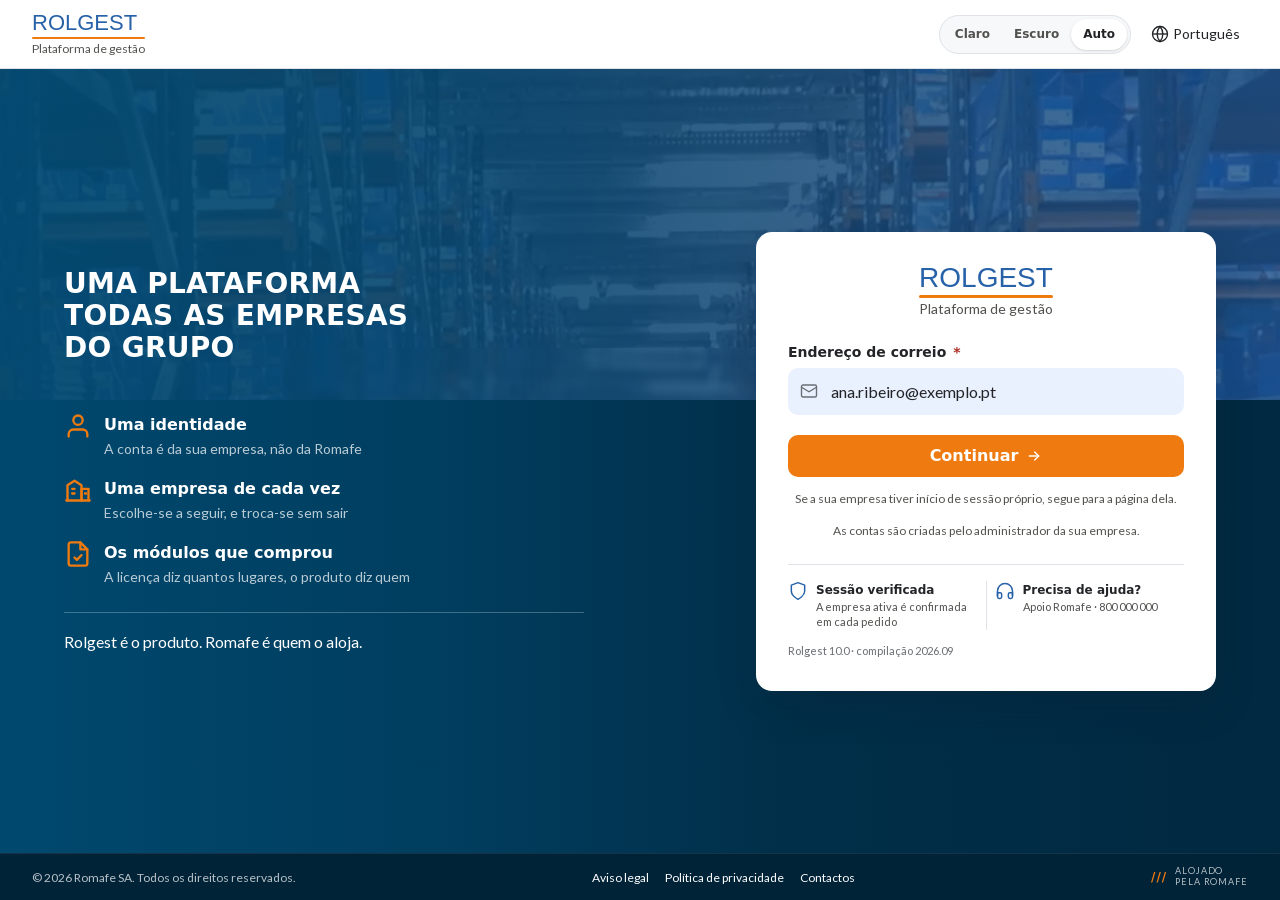
<file: index.html>
<!DOCTYPE html>
<html lang="pt">
<head>
<meta charset="utf-8">
<title>ROLGEST — ecrã de entrada</title>
<meta http-equiv="refresh" content="0; url=web/index.html">
<link rel="canonical" href="web/index.html">
</head>
<body>
<p>A abrir o <a href="web/index.html">ecrã de entrada</a>.</p>
</body>
</html>
</file>
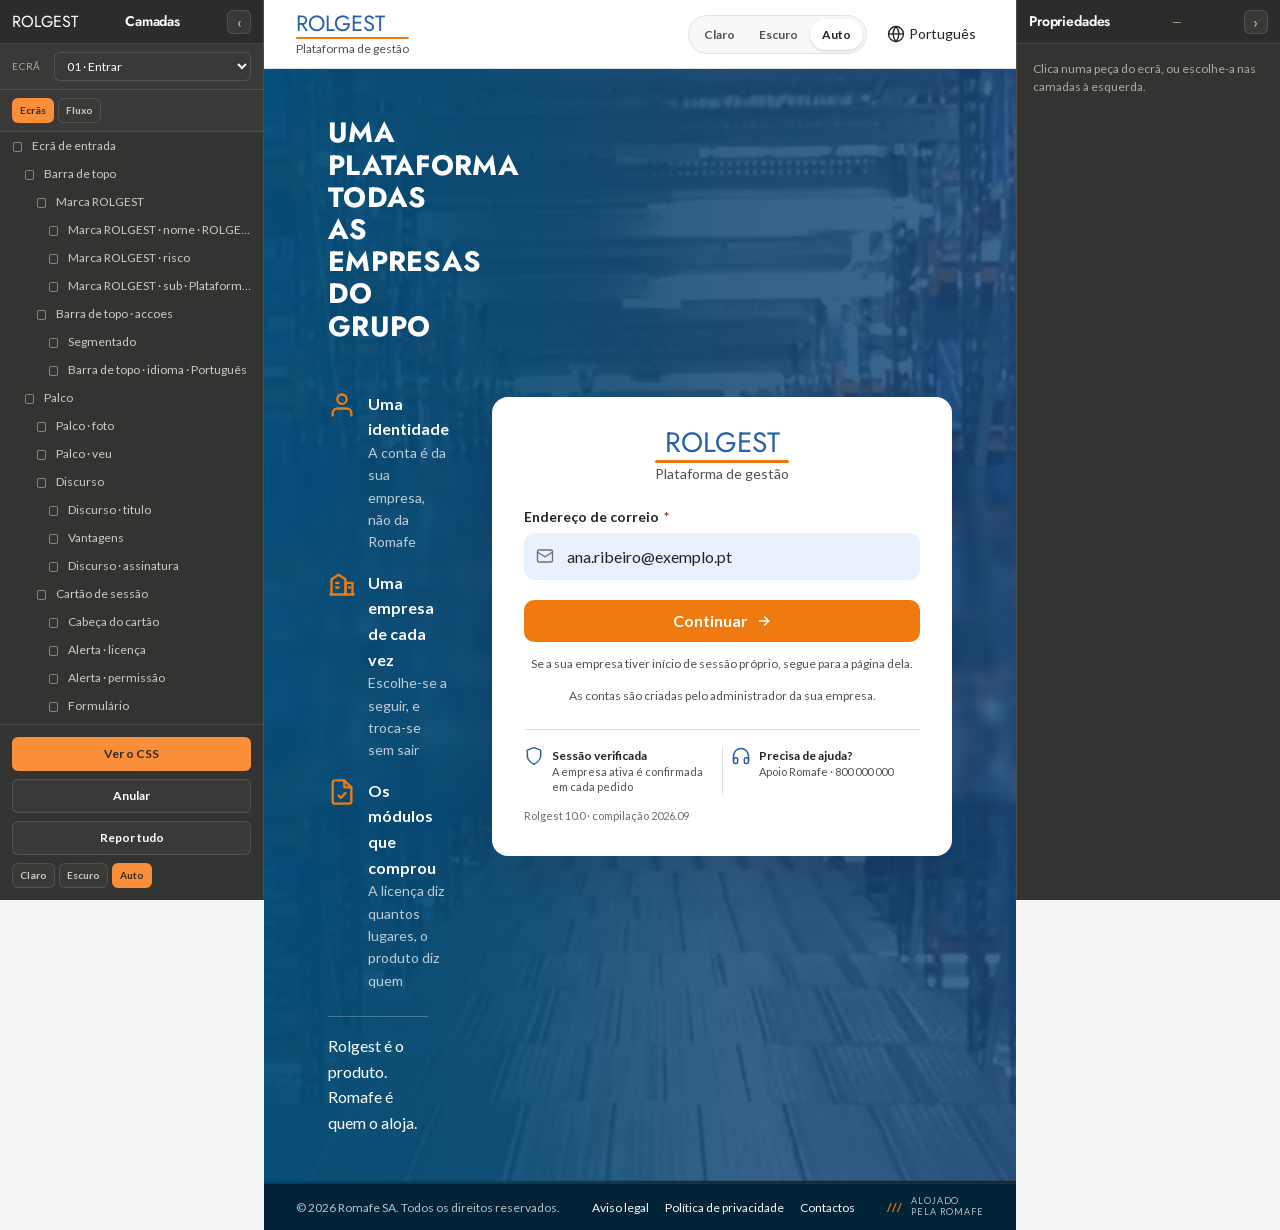
<file: web/index.html>
<!DOCTYPE html>
<html lang="pt">
<head>
<meta charset="utf-8">
<meta name="viewport" content="width=device-width, initial-scale=1">
<title>ROLGEST — ecrãs</title>
<meta name="description" content="Os ecrãs do Rolgest, a plataforma ERP da Romafe, e o fluxo entre eles.">
<link rel="stylesheet" href="assets/css/tokens.css">
<link rel="stylesheet" href="assets/css/base.css">
<link rel="stylesheet" href="assets/css/entrada.css">
<link rel="stylesheet" href="assets/css/casca.css">
<link rel="stylesheet" href="assets/css/editor.css">
<script src="assets/js/tema.js"></script>
</head>
<body>

<a class="skip-link" href="#formulario">Saltar para o formulário</a>

<div class="ecra" data-ecra="entrada" data-nome="01 · Entrar" data-fluxo="Entrar"
     data-objetivo="Passo 1: só o endereço de correio, e o domínio decide o caminho. Conta nossa segue para a palavra-passe (01b); empresa com fornecedor próprio segue para a página dele (01d). É uma página do Keycloak com o tema Rolgest: a aplicação só redireciona, nunca recebe a palavra-passe.">
<div class="entrada">

  <header class="topo">
    <div class="lockup lockup--sm">
      <p class="lockup__nome">ROLGEST</p>
      <span class="lockup__risco" aria-hidden="true"></span>
      <p class="lockup__sub">Plataforma de gestão</p>
    </div>

    <div class="topo__accoes">
      <div class="segmented" role="group" aria-label="Tema da interface">
        <button type="button" class="segmented__btn" data-tema="light" aria-pressed="false">Claro</button>
        <button type="button" class="segmented__btn" data-tema="dark" aria-pressed="false">Escuro</button>
        <button type="button" class="segmented__btn" data-tema="auto" aria-pressed="true">Auto</button>
      </div>
      <button type="button" class="topo__idioma" aria-label="Mudar idioma: Português">
        <svg viewBox="0 0 24 24" fill="none" stroke="currentColor" stroke-width="1.8" aria-hidden="true">
          <circle cx="12" cy="12" r="10"/><path d="M2 12h20"/><path d="M12 2a15 15 0 0 1 0 20a15 15 0 0 1 0-20Z"/>
        </svg>
        Português
      </button>
    </div>
  </header>

  <main class="palco">
    <div class="palco__foto" role="img" aria-label="Armazém da Romafe"></div>
    <div class="palco__veu" aria-hidden="true"></div>

    <section class="discurso">
      <h1 class="discurso__titulo">Uma plataforma<br>todas as empresas<br>do grupo</h1>

      <!-- Não são argumentos de venda: é o que a pessoa precisa de saber para
           perceber o que este ecrã faz e o que não faz. §5 do resumo v10 —
           três perguntas, três donos, e nenhum consulta os outros. -->
      <ul class="vantagens">
        <li class="vantagem">
          <svg viewBox="0 0 24 24" fill="none" stroke="currentColor" stroke-width="2" stroke-linecap="round" stroke-linejoin="round" aria-hidden="true">
            <path d="M20 21v-2a4 4 0 0 0-4-4H8a4 4 0 0 0-4 4v2"/><circle cx="12" cy="7" r="4"/>
          </svg>
          <div>
            <p class="vantagem__titulo">Uma identidade</p>
            <p class="vantagem__sub">A conta é da sua empresa, não da Romafe</p>
          </div>
        </li>
        <li class="vantagem">
          <svg viewBox="0 0 24 24" fill="none" stroke="currentColor" stroke-width="2" stroke-linecap="round" stroke-linejoin="round" aria-hidden="true">
            <path d="M3 21V8l6-4 6 4v13"/><path d="M15 21V11h6v10"/><path d="M2 21h20"/>
            <path d="M7 11h2"/><path d="M7 15h2"/><path d="M18 15h1"/>
          </svg>
          <div>
            <p class="vantagem__titulo">Uma empresa de cada vez</p>
            <p class="vantagem__sub">Escolhe-se a seguir, e troca-se sem sair</p>
          </div>
        </li>
        <li class="vantagem">
          <svg viewBox="0 0 24 24" fill="none" stroke="currentColor" stroke-width="2" stroke-linecap="round" stroke-linejoin="round" aria-hidden="true">
            <path d="M14 2H6a2 2 0 0 0-2 2v16a2 2 0 0 0 2 2h12a2 2 0 0 0 2-2V8Z"/>
            <path d="M14 2v6h6"/><path d="m9 15 2 2 4-4"/>
          </svg>
          <div>
            <p class="vantagem__titulo">Os módulos que comprou</p>
            <p class="vantagem__sub">A licença diz quantos lugares, o produto diz quem</p>
          </div>
        </li>
      </ul>

      <p class="discurso__assinatura">Rolgest é o produto. Romafe é quem o aloja.</p>
    </section>

    <section class="cartao" aria-labelledby="titulo-entrada">
      <div class="cartao__cabeca">
        <span class="lockup lockup--centro">
          <span class="lockup__nome">ROLGEST</span>
          <span class="lockup__risco" aria-hidden="true"></span>
          <span class="lockup__sub" id="titulo-entrada">Plataforma de gestão</span>
        </span>
      </div>

      <!-- 19 §3: uma mensagem só, e nenhum campo ganha borda vermelha.
           Três recusas, três donos, três mensagens — e só uma se vê de cada
           vez. As duas de baixo estão escondidas: mostram-se no painel, em
           Peça → Visível, para se verem lado a lado. -->
      <div class="alerta alerta--licenca" role="alert" data-ed-nome="Alerta · licença" hidden>
        <svg viewBox="0 0 24 24" width="18" height="18" fill="none" stroke="currentColor" stroke-width="2" aria-hidden="true">
          <path d="M14 2H6a2 2 0 0 0-2 2v16a2 2 0 0 0 2 2h12a2 2 0 0 0 2-2V8Z"/><path d="M14 2v6h6"/>
        </svg>
        <span>A licença da sua empresa expirou a 14 de setembro. Fale com quem a contratou.</span>
      </div>

      <div class="alerta alerta--permissao" role="alert" data-ed-nome="Alerta · permissão" hidden>
        <svg viewBox="0 0 24 24" width="18" height="18" fill="none" stroke="currentColor" stroke-width="2" aria-hidden="true">
          <rect x="3" y="11" width="18" height="11" rx="2"/><path d="M7 11V7a5 5 0 0 1 10 0v4"/>
        </svg>
        <span>Entrou, mas não tem lugar em nenhum módulo. Peça acesso ao administrador da sua empresa.</span>
      </div>

      <!-- Passo 1. Um endereço que não existe também segue para a
           palavra-passe, e só falha no fim: dizer aqui «não existe»
           confirmava a quem tenta quem tem conta. -->
      <form class="formulario" id="formulario" novalidate>
        <div class="campo campo--icone">
          <label class="campo__label" for="utilizador">Endereço de correio <span class="campo__req" aria-hidden="true">*</span></label>
          <svg class="campo__icone" viewBox="0 0 24 24" fill="none" stroke="currentColor" stroke-width="1.8" stroke-linecap="round" aria-hidden="true">
            <rect x="2" y="4" width="20" height="16" rx="2"/><path d="m22 7-10 6L2 7"/>
          </svg>
          <input class="input" id="utilizador" name="utilizador" type="email" required
                 autocomplete="username" placeholder="nome@empresa.pt" value="ana.ribeiro@exemplo.pt">
        </div>

        <div class="formulario__accoes">
          <button type="submit" class="btn btn--acao btn--bloco" id="continuar" data-ir="palavra-passe">
            <span class="btn__rotulo">Continuar</span>
            <svg class="btn__icone" viewBox="0 0 24 24" fill="none" stroke="currentColor" stroke-width="2" stroke-linecap="round" stroke-linejoin="round" aria-hidden="true">
              <path d="M5 12h14"/><path d="m13 6 6 6-6 6"/>
            </svg>
          </button>

          <!-- No produto não é uma ligação: o Keycloak redireciona sozinho
               quando o domínio pertence a uma organização com fornecedor
               próprio. Aqui leva ao 01d, para o caminho se ver no mapa. -->
          <p class="cartao__nota cartao__nota--caminho" data-ir="federado">Se a sua empresa tiver início de sessão próprio, segue para a página dela.</p>

          <!-- Não há «Pedir acesso»: as contas nascem no administrador da
               empresa, e o lugar vem da licença. Ninguém se inscreve num ERP. -->
          <p class="cartao__nota">As contas são criadas pelo administrador da sua empresa.</p>
        </div>
      </form>

      <div class="apoio">
        <div class="apoio__item">
          <svg viewBox="0 0 24 24" fill="none" stroke="currentColor" stroke-width="1.8" stroke-linejoin="round" aria-hidden="true">
            <path d="M12 22s8-4 8-10V5l-8-3-8 3v7c0 6 8 10 8 10Z"/>
          </svg>
          <div>
            <p class="apoio__titulo">Sessão verificada</p>
            <p class="apoio__sub">A empresa ativa é confirmada em cada pedido</p>
          </div>
        </div>
        <div class="apoio__risco" aria-hidden="true"></div>
        <div class="apoio__item">
          <svg viewBox="0 0 24 24" fill="none" stroke="currentColor" stroke-width="1.8" stroke-linejoin="round" aria-hidden="true">
            <path d="M3 18v-6a9 9 0 0 1 18 0v6"/>
            <path d="M21 19a2 2 0 0 1-2 2h-1a2 2 0 0 1-2-2v-3a2 2 0 0 1 2-2h3Z"/>
            <path d="M3 19a2 2 0 0 0 2 2h1a2 2 0 0 0 2-2v-3a2 2 0 0 0-2-2H3Z"/>
          </svg>
          <div>
            <p class="apoio__titulo">Precisa de ajuda?</p>
            <p class="apoio__sub">Apoio Romafe · 800 000 000</p>
          </div>
        </div>
      </div>

      <p class="cartao__versao">Rolgest 10.0 · compilação 2026.09</p>
    </section>
  </main>

  <footer class="rodape">
    <p class="rodape__direitos" data-ed-nome="Direitos" style="margin:0">© 2026 Romafe SA. Todos os direitos reservados.</p>
    <ul class="rodape__ligacoes">
      <li><a href="#">Aviso legal</a></li>
      <li><a href="#">Política de privacidade</a></li>
      <li><a href="#">Contactos</a></li>
    </ul>
    <p class="rodape__selo" style="margin:0">
      <span class="rodape__barras" aria-hidden="true">///</span>
      <span class="rodape__lema">Alojado<br>pela Romafe</span>
    </p>
  </footer>

</div>
</div>


<div class="ecra" data-ecra="palavra-passe" data-nome="01b · A palavra-passe" data-fluxo="Entrar"
     data-objetivo="Passo 2, conta nossa: a palavra-passe valida no Keycloak, realm rolgest. O endereço fica à vista com «mudar». A recusa é sempre a mesma, esteja a conta errada, desativada ou inexistente." hidden>
<div class="entrada">
  <header class="topo">
    <div class="lockup lockup--sm">
      <p class="lockup__nome">ROLGEST</p>
      <span class="lockup__risco" aria-hidden="true"></span>
      <p class="lockup__sub">Plataforma de gestão</p>
    </div>
  </header>
  <main class="palco">
    <div class="palco__foto" role="img" aria-label="Armazém da Romafe"></div>
    <div class="palco__veu" aria-hidden="true"></div>
    <section class="discurso">
      <h1 class="discurso__titulo">Uma conta<br>da Romafe</h1>
      <p class="discurso__assinatura">O endereço é de uma conta criada no Rolgest. A palavra-passe confirma-se aqui.</p>
    </section>
    <section class="cartao" aria-labelledby="titulo-passe">
      <div class="cartao__cabeca">
        <span class="lockup lockup--centro">
          <span class="lockup__nome">ROLGEST</span>
          <span class="lockup__risco" aria-hidden="true"></span>
          <span class="lockup__sub">Plataforma de gestão</span>
        </span>
      </div>

      <div class="alerta" id="alerta" role="alert" data-ed-nome="Alerta · credenciais" hidden>
        <svg viewBox="0 0 24 24" width="18" height="18" fill="none" stroke="currentColor" stroke-width="2" aria-hidden="true">
          <circle cx="12" cy="12" r="9"/><path d="M12 7v6"/><path d="M12 16.5v.5"/>
        </svg>
        <span>Endereço ou palavra-passe incorretos.</span>
      </div>

      <form class="formulario" id="formulario-passe" novalidate aria-labelledby="titulo-passe">
      <p class="identidade">
        <span class="identidade__correio">ana.ribeiro@exemplo.pt</span>
        <a class="identidade__mudar" href="#" data-ir="entrada">mudar</a>
      </p>

        <div class="campo campo--icone">
          <label class="campo__label" for="palavra-passe" id="titulo-passe">Palavra-passe <span class="campo__req" aria-hidden="true">*</span></label>
          <svg class="campo__icone" viewBox="0 0 24 24" fill="none" stroke="currentColor" stroke-width="1.8" stroke-linecap="round" aria-hidden="true"><rect x="3" y="11" width="18" height="11" rx="2"/><path d="M7 11V7a5 5 0 0 1 10 0v4"/></svg>
          <input class="input" id="palavra-passe" name="password" type="password" required
                 autocomplete="current-password" data-com-botao placeholder="A sua palavra-passe">
          <!-- 19 §2.1: é um <button>, e o rótulo muda -->
          <button type="button" class="campo__acao" id="ver-palavra-passe" aria-label="Mostrar palavra-passe" aria-pressed="false">
            <svg viewBox="0 0 24 24" fill="none" stroke="currentColor" stroke-width="1.8" stroke-linecap="round" stroke-linejoin="round" aria-hidden="true">
              <path d="M2 12s3.6-7 10-7 10 7 10 7-3.6 7-10 7-10-7-10-7Z"/><circle cx="12" cy="12" r="3"/>
            </svg>
          </button>
        </div>

        <!-- 19 §5: desligada e com a dica. Um posto de ERP também é partilhado
             — o balcão, a expedição, a oficina. -->
        <div class="opcao">
          <input type="checkbox" id="manter" name="manter">
          <label class="opcao__texto" for="manter">Manter sessão iniciada
            <span class="opcao__ajuda">Não usar em computadores partilhados</span>
          </label>
        </div>

        <div class="formulario__accoes">
          <button type="submit" class="btn btn--acao btn--bloco" id="entrar" data-ir="segundo-fator">
            <svg class="btn__icone" viewBox="0 0 24 24" fill="none" stroke="currentColor" stroke-width="2" stroke-linecap="round" stroke-linejoin="round" aria-hidden="true">
              <path d="M15 3h4a2 2 0 0 1 2 2v14a2 2 0 0 1-2 2h-4"/><path d="M10 17l5-5-5-5"/><path d="M15 12H3"/>
            </svg>
            <span class="btn__rotulo">Entrar</span>
          </button>
          <!-- 19 §1: a recuperação é a última coisa do formulário, e é do Keycloak. -->
          <a class="ligacao-recuperar" href="#">Esqueceu-se da palavra-passe?</a>
        </div>
      </form>
      <p class="cartao__versao">Valida no Keycloak · realm rolgest</p>
    </section>
  </main>
  <footer class="rodape">
    <p class="rodape__direitos" style="margin:0">© 2026 Romafe SA. Todos os direitos reservados.</p>
    <p class="rodape__selo" style="margin:0">
      <span class="rodape__barras" aria-hidden="true">///</span>
      <span class="rodape__lema">Alojado<br>pela Romafe</span>
    </p>
  </footer>
</div>
</div>

<div class="ecra" data-ecra="segundo-fator" data-nome="01c · O código da aplicação" data-fluxo="Entrar"
     data-objetivo="Proposta, por decidir: um segundo fator também na conta nossa (TOTP do Keycloak), como o cliente federado já tem no fornecedor dele. Num ERP com faturação, a palavra-passe sozinha é pouco." hidden>
<div class="entrada">
  <header class="topo">
    <div class="lockup lockup--sm">
      <p class="lockup__nome">ROLGEST</p>
      <span class="lockup__risco" aria-hidden="true"></span>
      <p class="lockup__sub">Plataforma de gestão</p>
    </div>
  </header>
  <main class="palco">
    <div class="palco__foto" role="img" aria-label="Armazém da Romafe"></div>
    <div class="palco__veu" aria-hidden="true"></div>
    <section class="discurso">
      <h1 class="discurso__titulo">Mais um passo,<br>só seu</h1>
      <p class="discurso__assinatura">O código muda a cada 30 segundos, na aplicação de autenticação do seu telemóvel.</p>
    </section>
    <section class="cartao" aria-labelledby="titulo-codigo">
      <div class="cartao__cabeca">
        <span class="lockup lockup--centro">
          <span class="lockup__nome">ROLGEST</span>
          <span class="lockup__risco" aria-hidden="true"></span>
          <span class="lockup__sub">Plataforma de gestão</span>
        </span>
      </div>

      <form class="formulario" id="formulario-codigo" novalidate>
      <p class="identidade">
        <span class="identidade__correio">ana.ribeiro@exemplo.pt</span>
        <a class="identidade__mudar" href="#" data-ir="entrada">mudar</a>
      </p>

        <div class="campo">
          <label class="campo__label" for="codigo-app" id="titulo-codigo">Código da aplicação <span class="campo__req" aria-hidden="true">*</span></label>
          <input class="input input--codigo" id="codigo-app" name="otp" type="text" required
                 inputmode="numeric" autocomplete="one-time-code" maxlength="6" placeholder="000 000">
        </div>
        <div class="formulario__accoes">
          <button type="submit" class="btn btn--acao btn--bloco" data-ir="empresa">
            <span class="btn__rotulo">Confirmar</span>
          </button>
          <a class="ligacao-recuperar" href="#">Usar um código de recuperação</a>
        </div>
      </form>
      <p class="cartao__nota">Perdeu o telemóvel? O administrador da sua empresa repõe o segundo fator.</p>
    </section>
  </main>
  <footer class="rodape">
    <p class="rodape__direitos" style="margin:0">© 2026 Romafe SA. Todos os direitos reservados.</p>
    <p class="rodape__selo" style="margin:0">
      <span class="rodape__barras" aria-hidden="true">///</span>
      <span class="rodape__lema">Alojado<br>pela Romafe</span>
    </p>
  </footer>
</div>
</div>

<div class="ecra" data-ecra="federado" data-nome="01d · O início de sessão da empresa" data-fluxo="Entrar"
     data-objetivo="Passo 2, cliente federado: o domínio pertence a uma organização com fornecedor próprio (por exemplo o Entra ID da empresa). A palavra-passe e o segundo fator são do cliente; a página não é nossa e o pedido não passa pelo Caddy. Volta à aplicação já com o token." hidden>
<div class="entrada">
  <header class="topo">
    <div class="lockup lockup--sm">
      <p class="lockup__nome">ROLGEST</p>
      <span class="lockup__risco" aria-hidden="true"></span>
      <p class="lockup__sub">Plataforma de gestão</p>
    </div>
  </header>
  <main class="palco">
    <div class="palco__foto" role="img" aria-label="Armazém da Romafe"></div>
    <div class="palco__veu" aria-hidden="true"></div>
    <section class="discurso">
      <h1 class="discurso__titulo">A conta<br>é da sua empresa</h1>
      <p class="discurso__assinatura">O Rolgest não vê a sua palavra-passe. Quem a confirma é a sua empresa, e devolve-o aqui já com a sessão aberta.</p>
    </section>
    <section class="cartao cartao--fora" aria-labelledby="titulo-fora">
      <p class="fora__marca">Fora do Rolgest</p>
      <h2 class="cartao__titulo" id="titulo-fora">Página do fornecedor da empresa</h2>
      <p class="cartao__sub">Por exemplo, o Entra ID da Exemplo, Lda. O desenho é o dela.</p>
      <div class="formulario">
        <p class="identidade"><span class="identidade__correio">ana.ribeiro@exemplo.pt</span></p>
        <div class="campo">
          <label class="campo__label" for="passe-empresa">Palavra-passe da empresa</label>
          <input class="input" id="passe-empresa" type="password" value="••••••••••" disabled>
        </div>
        <div class="campo">
          <label class="campo__label" for="fator-empresa">Segundo fator da empresa</label>
          <input class="input" id="fator-empresa" type="text" value="código da aplicação" disabled>
        </div>
        <div class="formulario__accoes">
          <button type="button" class="btn btn--acao btn--bloco" data-ir="empresa">
            <span class="btn__rotulo">Entrar na Exemplo</span>
          </button>
        </div>
      </div>
      <div class="cartao__pe">
        <span>Não é a sua empresa?</span>
        <a class="ligacao-recuperar" href="#" data-ir="entrada">Usar outro endereço</a>
      </div>
    </section>
  </main>
  <footer class="rodape">
    <p class="rodape__direitos" style="margin:0">© 2026 Romafe SA. Todos os direitos reservados.</p>
    <p class="rodape__selo" style="margin:0">
      <span class="rodape__barras" aria-hidden="true">///</span>
      <span class="rodape__lema">Alojado<br>pela Romafe</span>
    </p>
  </footer>
</div>
</div>

<div class="ecra" data-ecra="empresa" data-nome="02 · Escolher a empresa" data-fluxo="Entrar"
     data-objetivo="Escolher a empresa ativa. A lista vem das linhas da pessoa em sistema.utilizadores (v10 §4.10); com uma só, o passo salta-se." hidden>
<div class="entrada">
  <header class="topo">
    <div class="lockup lockup--sm">
      <p class="lockup__nome">ROLGEST</p>
      <span class="lockup__risco" aria-hidden="true"></span>
      <p class="lockup__sub">Plataforma de gestão</p>
    </div>
  </header>
  <main class="palco">
    <div class="palco__foto" role="img" aria-label="Armazém da Romafe"></div>
    <div class="palco__veu" aria-hidden="true"></div>
    <section class="discurso">
      <h1 class="discurso__titulo">Uma empresa<br>de cada vez</h1>
      <p class="discurso__assinatura">A empresa que escolher fica à vista em todos os ecrãs, e troca-se sem sair.</p>
    </section>
    <section class="cartao cartao--empresa" aria-labelledby="titulo-empresa">
      <p class="cartao__ola">Olá, Ana</p>
      <h2 class="cartao__titulo" id="titulo-empresa">Em que empresa vai trabalhar?</h2>
      <p class="cartao__sub">Tem acesso a três empresas. Pode trocar depois, sem sair.</p>
      <ul class="escolhas">
        <li class="escolha" data-ir="inicio">
          <span class="escolha__icone"><svg viewBox="0 0 24 24" fill="none" stroke="currentColor" stroke-width="2" stroke-linecap="round" stroke-linejoin="round" aria-hidden="true"><path d="M3 21V8l6-4 6 4v13"/><path d="M15 21V11h6v10"/><path d="M2 21h20"/><path d="M7 11h2M7 15h2M18 15h1"/></svg></span>
          <span class="escolha__texto">
            <p class="escolha__nome">Romafe, SA</p>
            <p class="escolha__sub">NIF 500 000 000 · a última em que trabalhou, ontem</p>
          </span>
          <svg class="escolha__seta" viewBox="0 0 24 24" fill="none" stroke="currentColor" stroke-width="2" stroke-linecap="round" stroke-linejoin="round" aria-hidden="true"><path d="m9 6 6 6-6 6"/></svg>
        </li>
        <li class="escolha" data-ir="inicio" data-sem-seta>
          <span class="escolha__icone"><svg viewBox="0 0 24 24" fill="none" stroke="currentColor" stroke-width="2" stroke-linecap="round" stroke-linejoin="round" aria-hidden="true"><path d="M3 21V8l6-4 6 4v13"/><path d="M15 21V11h6v10"/><path d="M2 21h20"/><path d="M7 11h2M7 15h2M18 15h1"/></svg></span>
          <span class="escolha__texto">
            <p class="escolha__nome">GoParts, Lda</p>
            <p class="escolha__sub">NIF 500 000 001 · há 2 semanas</p>
          </span>
          <svg class="escolha__seta" viewBox="0 0 24 24" fill="none" stroke="currentColor" stroke-width="2" stroke-linecap="round" stroke-linejoin="round" aria-hidden="true"><path d="m9 6 6 6-6 6"/></svg>
        </li>
        <li class="escolha" data-ir="inicio" data-sem-seta>
          <span class="escolha__icone"><svg viewBox="0 0 24 24" fill="none" stroke="currentColor" stroke-width="2" stroke-linecap="round" stroke-linejoin="round" aria-hidden="true"><path d="M3 21V8l6-4 6 4v13"/><path d="M15 21V11h6v10"/><path d="M2 21h20"/><path d="M7 11h2M7 15h2M18 15h1"/></svg></span>
          <span class="escolha__texto">
            <p class="escolha__nome">Empresa de demonstração</p>
            <p class="escolha__sub">NIF 999 999 990 · para formação</p>
          </span>
          <svg class="escolha__seta" viewBox="0 0 24 24" fill="none" stroke="currentColor" stroke-width="2" stroke-linecap="round" stroke-linejoin="round" aria-hidden="true"><path d="m9 6 6 6-6 6"/></svg>
        </li>
      </ul>
      <p class="cartao__nota cartao__nota--esquerda">Com acesso a uma só empresa, este passo não aparece.</p>
      <div class="cartao__pe">
        <span>Não é a Ana Ferreira?</span>
        <a class="ligacao-recuperar" href="#" data-ir="entrada">Terminar sessão</a>
      </div>
    </section>
  </main>
  <footer class="rodape">
    <p class="rodape__direitos" style="margin:0">© 2026 Romafe SA. Todos os direitos reservados.</p>
    <p class="rodape__selo" style="margin:0">
      <span class="rodape__barras" aria-hidden="true">///</span>
      <span class="rodape__lema">Alojado<br>pela Romafe</span>
    </p>
  </footer>
</div>
</div>

<div class="ecra" data-ecra="fora-contrato" data-nome="03 · Aplicação fora do contrato" data-fluxo="Entrar"
     data-objetivo="A recusa à porta de v10 §4.11: a aplicação abre, o primeiro pedido é recusado, e diz-se porquê com o código para quem tiver de telefonar." hidden>
<div class="entrada">
  <header class="topo">
    <div class="lockup lockup--sm">
      <p class="lockup__nome">ROLGEST</p>
      <span class="lockup__risco" aria-hidden="true"></span>
      <p class="lockup__sub">Plataforma de gestão</p>
    </div>
  </header>
  <main class="palco">
    <div class="palco__foto" role="img" aria-label="Armazém da Romafe"></div>
    <div class="palco__veu" aria-hidden="true"></div>
    <section class="discurso">
      <h1 class="discurso__titulo">Recusar à porta<br>e dizer porquê</h1>
      <p class="discurso__assinatura">Um ecrã em leitura não serve a ninguém. Mais vale a mensagem clara à entrada.</p>
    </section>
    <section class="cartao cartao--recusa" aria-labelledby="titulo-recusa">
      <div class="recusa recusa--saiu" data-ed-nome="Recusa · saiu na renovação">
        <span class="recusa__icone"><svg viewBox="0 0 24 24" fill="none" stroke="currentColor" stroke-width="2" stroke-linecap="round" stroke-linejoin="round" aria-hidden="true"><path d="M14 2H6a2 2 0 0 0-2 2v16a2 2 0 0 0 2 2h12a2 2 0 0 0 2-2V8Z"/><path d="M14 2v6h6"/><path d="m9 15 2 2 4-4"/></svg></span>
        <h2 class="cartao__titulo" id="titulo-recusa">A aplicação de gestão saiu do contrato da sua empresa</h2>
        <p class="cartao__sub">A Romafe, SA renovou a licença a 1 de outubro sem o módulo de gestão. Os dados continuam guardados e alcançáveis pelas outras aplicações que a empresa tem.</p>
        <p class="cartao__sub"><b>Quem pode resolver:</b> quem contratou a licença na sua empresa.</p>
      </div>
      <!-- A outra recusa de v10 §4.11: nunca esteve no contrato. O tom é mais
           neutro, porque não é uma renovação que correu mal. Mostra-se no
           painel, em Peça → Visível. -->
      <div class="recusa recusa--nunca" data-ed-nome="Recusa · nunca comprada" hidden>
        <span class="recusa__icone"><svg viewBox="0 0 24 24" fill="none" stroke="currentColor" stroke-width="2" stroke-linecap="round" stroke-linejoin="round" aria-hidden="true"><circle cx="12" cy="12" r="9"/><path d="M12 11v6M12 7.5v.5"/></svg></span>
        <h2 class="cartao__titulo">A aplicação de gestão não faz parte do contrato da sua empresa</h2>
        <p class="cartao__sub">Para a usar, quem contratou a licença tem de a acrescentar.</p>
      </div>
      <dl class="codigo">
        <dt>Código para o apoio</dt>
        <dd>LIC-MODULO-RETIRADO · erp · 2026-10-06 09:14</dd>
      </dl>
      <div class="formulario__accoes">
        <button type="button" class="btn btn--primario btn--bloco" data-ir="entrada"><svg class="btn__icone" viewBox="0 0 24 24" fill="none" stroke="currentColor" stroke-width="2" stroke-linecap="round" stroke-linejoin="round" aria-hidden="true"><path d="M9 21H5a2 2 0 0 1-2-2V5a2 2 0 0 1 2-2h4"/><path d="m16 17 5-5-5-5M21 12H9"/></svg><span class="btn__rotulo">Terminar sessão</span></button>
        <p class="cartao__nota">Apoio Romafe · 800 000 000</p>
      </div>
    </section>
  </main>
  <footer class="rodape">
    <p class="rodape__direitos" style="margin:0">© 2026 Romafe SA. Todos os direitos reservados.</p>
    <p class="rodape__selo" style="margin:0">
      <span class="rodape__barras" aria-hidden="true">///</span>
      <span class="rodape__lema">Alojado<br>pela Romafe</span>
    </p>
  </footer>
</div>
</div>

<div class="ecra" data-ecra="inicio" data-nome="04 · Início" data-fluxo="Trabalhar numa empresa"
     data-objetivo="Onde se aterra depois de escolher a empresa. O menu tem os quinze menus de topo do ERP em Delphi, com a grafia antiga; a empresa está em cima e no rodapé." hidden>
<div class="casca">
  <nav class="lateral" aria-label="Menu principal">
    <div class="lateral__marca">
      <p class="lateral__nome">ROLGEST</p>
      <p class="lateral__sub">Gestão</p>
    </div>
    <ul class="lateral__lista">
      <li><a class="lateral__item"><svg viewBox="0 0 24 24" fill="none" stroke="currentColor" stroke-width="2" stroke-linecap="round" stroke-linejoin="round" aria-hidden="true"><path d="M3 7a2 2 0 0 1 2-2h4l2 2h8a2 2 0 0 1 2 2v8a2 2 0 0 1-2 2H5a2 2 0 0 1-2-2Z"/></svg><span>Ficheiros</span><span class="lateral__tecla">Alt F</span></a></li>
      <li><a class="lateral__item"><svg viewBox="0 0 24 24" fill="none" stroke="currentColor" stroke-width="2" stroke-linecap="round" stroke-linejoin="round" aria-hidden="true"><rect x="3" y="4" width="18" height="16" rx="2"/><path d="M3 10h18M9 4v16"/></svg><span>Tabelas</span><span class="lateral__tecla">Alt T</span></a></li>
      <li><a class="lateral__item" data-ir="menu"><svg viewBox="0 0 24 24" fill="none" stroke="currentColor" stroke-width="2" stroke-linecap="round" stroke-linejoin="round" aria-hidden="true"><circle cx="9" cy="20" r="1.5"/><circle cx="18" cy="20" r="1.5"/><path d="M2 3h3l2.5 12h11l2-8H6.2"/></svg><span>Vendas</span><span class="lateral__tecla">Alt V</span></a></li>
      <li><a class="lateral__item"><svg viewBox="0 0 24 24" fill="none" stroke="currentColor" stroke-width="2" stroke-linecap="round" stroke-linejoin="round" aria-hidden="true"><path d="M21 8 12 3 3 8v8l9 5 9-5Z"/><path d="m3 8 9 5 9-5M12 13v8"/></svg><span>Stocks</span><span class="lateral__tecla">Alt S</span></a></li>
      <li><a class="lateral__item"><svg viewBox="0 0 24 24" fill="none" stroke="currentColor" stroke-width="2" stroke-linecap="round" stroke-linejoin="round" aria-hidden="true"><path d="M3 6h11v10H3zM14 10h4l3 3v3h-7"/><circle cx="7" cy="18" r="1.8"/><circle cx="17" cy="18" r="1.8"/></svg><span>Compras</span><span class="lateral__tecla">Alt C</span></a></li>
      <li><a class="lateral__item"><svg viewBox="0 0 24 24" fill="none" stroke="currentColor" stroke-width="2" stroke-linecap="round" stroke-linejoin="round" aria-hidden="true"><path d="M12 3v11M7 9l5 5 5-5"/><path d="M4 17v2a2 2 0 0 0 2 2h12a2 2 0 0 0 2-2v-2"/></svg><span>Cobranças</span><span class="lateral__tecla">Alt O</span></a></li>
      <li><a class="lateral__item"><svg viewBox="0 0 24 24" fill="none" stroke="currentColor" stroke-width="2" stroke-linecap="round" stroke-linejoin="round" aria-hidden="true"><path d="M12 14V3M7 8l5-5 5 5"/><path d="M4 17v2a2 2 0 0 0 2 2h12a2 2 0 0 0 2-2v-2"/></svg><span>Pagamentos</span><span class="lateral__tecla">Alt P</span></a></li>
      <li><a class="lateral__item"><svg viewBox="0 0 24 24" fill="none" stroke="currentColor" stroke-width="2" stroke-linecap="round" stroke-linejoin="round" aria-hidden="true"><path d="M3 10 12 4l9 6M5 10v8M9.5 10v8M14.5 10v8M19 10v8M3 21h18"/></svg><span>Bancos</span><span class="lateral__tecla">Alt B</span></a></li>
      <li><a class="lateral__item"><svg viewBox="0 0 24 24" fill="none" stroke="currentColor" stroke-width="2" stroke-linecap="round" stroke-linejoin="round" aria-hidden="true"><path d="M14.7 6.3a4 4 0 0 0-5.4 5.4L3 18l3 3 6.3-6.3a4 4 0 0 0 5.4-5.4l-2.5 2.5-2.5-.5-.5-2.5Z"/></svg><span>Serviços</span><span class="lateral__tecla">Alt R</span></a></li>
      <li><a class="lateral__item"><svg viewBox="0 0 24 24" fill="none" stroke="currentColor" stroke-width="2" stroke-linecap="round" stroke-linejoin="round" aria-hidden="true"><circle cx="9" cy="8" r="3.5"/><path d="M2.5 20a6.5 6.5 0 0 1 13 0"/><path d="M16 4.5a3.5 3.5 0 0 1 0 7M18 14a6 6 0 0 1 3.5 6"/></svg><span>CRM</span><span class="lateral__tecla">Alt M</span></a></li>
      <li><a class="lateral__item"><svg viewBox="0 0 24 24" fill="none" stroke="currentColor" stroke-width="2" stroke-linecap="round" stroke-linejoin="round" aria-hidden="true"><path d="M4 20V10M10 20V4M16 20v-7M22 20H2"/></svg><span>BI</span><span class="lateral__tecla">Alt I</span></a></li>
      <li><a class="lateral__item"><svg viewBox="0 0 24 24" fill="none" stroke="currentColor" stroke-width="2" stroke-linecap="round" stroke-linejoin="round" aria-hidden="true"><path d="M14 2H6a2 2 0 0 0-2 2v16a2 2 0 0 0 2 2h12a2 2 0 0 0 2-2V8Z"/><path d="M14 2v6h6M8 13h8M8 17h6"/></svg><span>Relatórios</span><span class="lateral__tecla">Alt L</span></a></li>
      <li><a class="lateral__item"><svg viewBox="0 0 24 24" fill="none" stroke="currentColor" stroke-width="2" stroke-linecap="round" stroke-linejoin="round" aria-hidden="true"><path d="M4 6h10M18 6h2M4 12h4M12 12h8M4 18h12"/><circle cx="16" cy="6" r="2"/><circle cx="10" cy="12" r="2"/><circle cx="18" cy="18" r="2"/></svg><span>Configurações</span><span class="lateral__tecla">Alt G</span></a></li>
      <li><a class="lateral__item" data-ir="admin-pessoas"><svg viewBox="0 0 24 24" fill="none" stroke="currentColor" stroke-width="2" stroke-linecap="round" stroke-linejoin="round" aria-hidden="true"><rect x="3" y="4" width="18" height="12" rx="2"/><path d="M8 20h8M12 16v4"/></svg><span>Sistema</span><span class="lateral__tecla">Alt A</span></a></li>
      <li><a class="lateral__item"><svg viewBox="0 0 24 24" fill="none" stroke="currentColor" stroke-width="2" stroke-linecap="round" stroke-linejoin="round" aria-hidden="true"><circle cx="12" cy="12" r="9"/><path d="M9.5 9a2.5 2.5 0 1 1 3.5 2.3c-.6.3-1 .9-1 1.6V14M12 17v.5"/></svg><span>Ajuda</span><span class="lateral__tecla">Alt J</span></a></li>
    </ul>
    <div class="lateral__pe">
      <span class="avatar">AF</span>
      <div>
        <p class="lateral__quem">Ana Ferreira</p>
        <p class="lateral__funcao">Comercial</p>
      </div>
    </div>
  </nav>
  <header class="barra">
    <button type="button" class="barra__menu" aria-label="Recolher o menu"><svg viewBox="0 0 24 24" fill="none" stroke="currentColor" stroke-width="2" stroke-linecap="round" stroke-linejoin="round" aria-hidden="true"><path d="M4 6h16M4 12h16M4 18h16"/></svg></button>
    <div class="procura" role="search" data-ir="procurar">
      <svg viewBox="0 0 24 24" fill="none" stroke="currentColor" stroke-width="2" stroke-linecap="round" stroke-linejoin="round" aria-hidden="true"><circle cx="11" cy="11" r="7"/><path d="m20 20-4-4"/></svg>
      <p class="procura__texto">Abrir um ecrã ou um documento</p>
      <span class="kbd">Ctrl K</span>
    </div>
    <span class="barra__espaco"></span>
    <button type="button" class="empresa" aria-label="Empresa ativa: Romafe, SA. Trocar de empresa" data-ir="trocar" data-sem-seta>
      <span class="empresa__icone"><svg viewBox="0 0 24 24" fill="none" stroke="currentColor" stroke-width="2" stroke-linecap="round" stroke-linejoin="round" aria-hidden="true"><path d="M3 21V8l6-4 6 4v13"/><path d="M15 21V11h6v10"/><path d="M2 21h20"/><path d="M7 11h2M7 15h2M18 15h1"/></svg></span>
      <span class="empresa__nome">Romafe, SA</span>
      <svg class="empresa__seta" viewBox="0 0 24 24" fill="none" stroke="currentColor" stroke-width="2" stroke-linecap="round" stroke-linejoin="round" aria-hidden="true"><path d="m6 9 6 6 6-6"/></svg>
    </button>
    <button type="button" class="barra__icone" aria-label="Notificações, 2 por ler" data-ir="notificacoes"><svg viewBox="0 0 24 24" fill="none" stroke="currentColor" stroke-width="2" stroke-linecap="round" stroke-linejoin="round" aria-hidden="true"><path d="M6 8a6 6 0 0 1 12 0c0 7 3 9 3 9H3s3-2 3-9"/><path d="M10.3 21a1.9 1.9 0 0 0 3.4 0"/></svg><span class="barra__contador">2</span></button>
    <button type="button" class="barra__sair"><svg viewBox="0 0 24 24" fill="none" stroke="currentColor" stroke-width="2" stroke-linecap="round" stroke-linejoin="round" aria-hidden="true"><path d="M9 21H5a2 2 0 0 1-2-2V5a2 2 0 0 1 2-2h4"/><path d="m16 17 5-5-5-5M21 12H9"/></svg>Terminar sessão</button>
  </header>
  <div class="separadores" role="tablist" aria-label="Documentos abertos">
    <span class="separador-doc is-ativo" role="tab" aria-selected="true"><svg viewBox="0 0 24 24" fill="none" stroke="currentColor" stroke-width="2" stroke-linecap="round" stroke-linejoin="round" aria-hidden="true"><path d="M3 11 12 4l9 7"/><path d="M5 10v10h14V10"/></svg><span class="separador-doc__texto">Início</span></span>
  </div>
  <main class="area">
    <div class="pagina">
      <div class="pagina__cabeca">
        <div>
          <h1 class="pagina__titulo">Início</h1>
          <p class="pagina__sub">Romafe, SA · terça-feira, 6 de outubro de 2026</p>
        </div>
      </div>
      <div class="grelha-2">
        <section class="bloco">
          <div class="bloco__cabeca"><h2 class="bloco__titulo">Abertos recentemente</h2></div>
          <ul class="lista">
            <li class="lista__item" data-ir="vendas-lista"><span class="lista__icone"><svg viewBox="0 0 24 24" fill="none" stroke="currentColor" stroke-width="2" stroke-linecap="round" stroke-linejoin="round" aria-hidden="true"><circle cx="9" cy="20" r="1.5"/><circle cx="18" cy="20" r="1.5"/><path d="M2 3h3l2.5 12h11l2-8H6.2"/></svg></span><span class="lista__texto"><p class="lista__titulo">Encomendas de clientes</p><p class="lista__sub">Vendas</p></span><span class="lista__quando">ontem, 17:40</span></li>
            <li class="lista__item" data-ir="vendas-documento" data-sem-seta><span class="lista__icone"><svg viewBox="0 0 24 24" fill="none" stroke="currentColor" stroke-width="2" stroke-linecap="round" stroke-linejoin="round" aria-hidden="true"><path d="M14 2H6a2 2 0 0 0-2 2v16a2 2 0 0 0 2 2h12a2 2 0 0 0 2-2V8Z"/><path d="M14 2v6h6M8 13h8M8 17h6"/></svg></span><span class="lista__texto"><p class="lista__titulo">Encomenda ENC 2026/0412</p><p class="lista__sub">Auto Peças Ribeiro, Lda</p></span><span class="lista__quando">ontem, 17:38</span></li>
            <li class="lista__item"><span class="lista__icone"><svg viewBox="0 0 24 24" fill="none" stroke="currentColor" stroke-width="2" stroke-linecap="round" stroke-linejoin="round" aria-hidden="true"><path d="M21 8 12 3 3 8v8l9 5 9-5Z"/><path d="m3 8 9 5 9-5M12 13v8"/></svg></span><span class="lista__texto"><p class="lista__titulo">Artigos</p><p class="lista__sub">Stocks</p></span><span class="lista__quando">2 out., 11:05</span></li>
            <li class="lista__item"><span class="lista__icone"><svg viewBox="0 0 24 24" fill="none" stroke="currentColor" stroke-width="2" stroke-linecap="round" stroke-linejoin="round" aria-hidden="true"><circle cx="9" cy="8" r="3.5"/><path d="M2.5 20a6.5 6.5 0 0 1 13 0"/><path d="M16 4.5a3.5 3.5 0 0 1 0 7M18 14a6 6 0 0 1 3.5 6"/></svg></span><span class="lista__texto"><p class="lista__titulo">Fichas de clientes</p><p class="lista__sub">Vendas</p></span><span class="lista__quando">1 out., 15:20</span></li>
          </ul>
        </section>
        <section class="bloco">
          <div class="bloco__cabeca"><h2 class="bloco__titulo">Atalhos</h2><span class="bloco__nota">Os que mais abre</span></div>
          <div class="atalhos">
            <div class="atalho"><svg viewBox="0 0 24 24" fill="none" stroke="currentColor" stroke-width="2" stroke-linecap="round" stroke-linejoin="round" aria-hidden="true"><circle cx="9" cy="20" r="1.5"/><circle cx="18" cy="20" r="1.5"/><path d="M2 3h3l2.5 12h11l2-8H6.2"/></svg><p class="atalho__nome">Encomendas</p><p class="atalho__onde">Vendas</p></div>
            <div class="atalho"><svg viewBox="0 0 24 24" fill="none" stroke="currentColor" stroke-width="2" stroke-linecap="round" stroke-linejoin="round" aria-hidden="true"><path d="M21 8 12 3 3 8v8l9 5 9-5Z"/><path d="m3 8 9 5 9-5M12 13v8"/></svg><p class="atalho__nome">Artigos</p><p class="atalho__onde">Stocks</p></div>
            <div class="atalho"><svg viewBox="0 0 24 24" fill="none" stroke="currentColor" stroke-width="2" stroke-linecap="round" stroke-linejoin="round" aria-hidden="true"><circle cx="9" cy="8" r="3.5"/><path d="M2.5 20a6.5 6.5 0 0 1 13 0"/><path d="M16 4.5a3.5 3.5 0 0 1 0 7M18 14a6 6 0 0 1 3.5 6"/></svg><p class="atalho__nome">Clientes</p><p class="atalho__onde">Vendas</p></div>
            <div class="atalho"><svg viewBox="0 0 24 24" fill="none" stroke="currentColor" stroke-width="2" stroke-linecap="round" stroke-linejoin="round" aria-hidden="true"><path d="M3 6h11v10H3zM14 10h4l3 3v3h-7"/><circle cx="7" cy="18" r="1.8"/><circle cx="17" cy="18" r="1.8"/></svg><p class="atalho__nome">Encomendas a fornecedores</p><p class="atalho__onde">Compras</p></div>
            <div class="atalho"><svg viewBox="0 0 24 24" fill="none" stroke="currentColor" stroke-width="2" stroke-linecap="round" stroke-linejoin="round" aria-hidden="true"><path d="M12 3v11M7 9l5 5 5-5"/><path d="M4 17v2a2 2 0 0 0 2 2h12a2 2 0 0 0 2-2v-2"/></svg><p class="atalho__nome">Conta corrente</p><p class="atalho__onde">Cobranças</p></div>
            <div class="atalho"><svg viewBox="0 0 24 24" fill="none" stroke="currentColor" stroke-width="2" stroke-linecap="round" stroke-linejoin="round" aria-hidden="true"><path d="M4 20V10M10 20V4M16 20v-7M22 20H2"/></svg><p class="atalho__nome">Vendas do mês</p><p class="atalho__onde">BI</p></div>
          </div>
        </section>
      </div>
      <section class="bloco">
        <div class="bloco__corpo" style="display:grid;gap:var(--e-2)">
          <div style="display:flex;justify-content:space-between;gap:var(--e-3)">
            <p class="bloco__titulo" style="margin:0">O menu, a meio da migração</p>
            <p class="bloco__nota">112 de 326 ecrãs já abrem no Rolgest</p>
          </div>
          <div class="progresso" role="progressbar" aria-valuemin="0" aria-valuemax="326" aria-valuenow="112"><div class="progresso__barra" style="width:34%"></div></div>
          <p class="bloco__nota">Os outros estão no menu, acinzentados: o menu completo é o mapa do que falta.</p>
        </div>
      </section>
    </div>
  </main>
  <footer class="estado">
    <span class="estado__item estado__item--empresa"><svg viewBox="0 0 24 24" fill="none" stroke="currentColor" stroke-width="2" stroke-linecap="round" stroke-linejoin="round" aria-hidden="true"><path d="M3 21V8l6-4 6 4v13"/><path d="M15 21V11h6v10"/><path d="M2 21h20"/><path d="M7 11h2M7 15h2M18 15h1"/></svg>Romafe, SA</span>
    <span class="estado__item"><svg viewBox="0 0 24 24" fill="none" stroke="currentColor" stroke-width="2" stroke-linecap="round" stroke-linejoin="round" aria-hidden="true"><path d="M20 21v-2a4 4 0 0 0-4-4H8a4 4 0 0 0-4 4v2"/><circle cx="12" cy="7" r="4"/></svg>ana.ferreira</span>
    <span class="estado__item"><svg viewBox="0 0 24 24" fill="none" stroke="currentColor" stroke-width="2" stroke-linecap="round" stroke-linejoin="round" aria-hidden="true"><path d="M3 9 4.5 4h15L21 9"/><path d="M4 9v11h16V9"/><path d="M3 9h18"/><path d="M9 20v-6h6v6"/></svg>Ponto de venda: Porto</span>
    <span class="estado__espaco"></span>
    <span class="estado__item"><span class="estado__luz" aria-hidden="true"></span>Ligado</span>
    <span class="estado__item"><svg viewBox="0 0 24 24" fill="none" stroke="currentColor" stroke-width="2" stroke-linecap="round" stroke-linejoin="round" aria-hidden="true"><rect x="3" y="4" width="18" height="7" rx="2"/><rect x="3" y="13" width="18" height="7" rx="2"/><path d="M7 7.5h.01M7 16.5h.01"/></svg>api.rolgest.pt</span>
    <span class="estado__item">Rolgest 10.0</span>
  </footer>

</div>
</div>

<div class="ecra" data-ecra="menu" data-nome="05 · O menu de Vendas" data-fluxo="Trabalhar numa empresa"
     data-objetivo="Os itens de um menu de topo, num painel ao lado da barra (06 §5.3 tira os submenus de dentro dela). O menu filtra-se pelas permissões e por mais nada." hidden>
<div class="casca">
  <nav class="lateral" aria-label="Menu principal">
    <div class="lateral__marca">
      <p class="lateral__nome">ROLGEST</p>
      <p class="lateral__sub">Gestão</p>
    </div>
    <ul class="lateral__lista">
      <li><a class="lateral__item"><svg viewBox="0 0 24 24" fill="none" stroke="currentColor" stroke-width="2" stroke-linecap="round" stroke-linejoin="round" aria-hidden="true"><path d="M3 7a2 2 0 0 1 2-2h4l2 2h8a2 2 0 0 1 2 2v8a2 2 0 0 1-2 2H5a2 2 0 0 1-2-2Z"/></svg><span>Ficheiros</span><span class="lateral__tecla">Alt F</span></a></li>
      <li><a class="lateral__item"><svg viewBox="0 0 24 24" fill="none" stroke="currentColor" stroke-width="2" stroke-linecap="round" stroke-linejoin="round" aria-hidden="true"><rect x="3" y="4" width="18" height="16" rx="2"/><path d="M3 10h18M9 4v16"/></svg><span>Tabelas</span><span class="lateral__tecla">Alt T</span></a></li>
      <li><a class="lateral__item is-ativo" aria-current="true"><svg viewBox="0 0 24 24" fill="none" stroke="currentColor" stroke-width="2" stroke-linecap="round" stroke-linejoin="round" aria-hidden="true"><circle cx="9" cy="20" r="1.5"/><circle cx="18" cy="20" r="1.5"/><path d="M2 3h3l2.5 12h11l2-8H6.2"/></svg><span>Vendas</span><span class="lateral__tecla">Alt V</span></a></li>
      <li><a class="lateral__item"><svg viewBox="0 0 24 24" fill="none" stroke="currentColor" stroke-width="2" stroke-linecap="round" stroke-linejoin="round" aria-hidden="true"><path d="M21 8 12 3 3 8v8l9 5 9-5Z"/><path d="m3 8 9 5 9-5M12 13v8"/></svg><span>Stocks</span><span class="lateral__tecla">Alt S</span></a></li>
      <li><a class="lateral__item"><svg viewBox="0 0 24 24" fill="none" stroke="currentColor" stroke-width="2" stroke-linecap="round" stroke-linejoin="round" aria-hidden="true"><path d="M3 6h11v10H3zM14 10h4l3 3v3h-7"/><circle cx="7" cy="18" r="1.8"/><circle cx="17" cy="18" r="1.8"/></svg><span>Compras</span><span class="lateral__tecla">Alt C</span></a></li>
      <li><a class="lateral__item"><svg viewBox="0 0 24 24" fill="none" stroke="currentColor" stroke-width="2" stroke-linecap="round" stroke-linejoin="round" aria-hidden="true"><path d="M12 3v11M7 9l5 5 5-5"/><path d="M4 17v2a2 2 0 0 0 2 2h12a2 2 0 0 0 2-2v-2"/></svg><span>Cobranças</span><span class="lateral__tecla">Alt O</span></a></li>
      <li><a class="lateral__item"><svg viewBox="0 0 24 24" fill="none" stroke="currentColor" stroke-width="2" stroke-linecap="round" stroke-linejoin="round" aria-hidden="true"><path d="M12 14V3M7 8l5-5 5 5"/><path d="M4 17v2a2 2 0 0 0 2 2h12a2 2 0 0 0 2-2v-2"/></svg><span>Pagamentos</span><span class="lateral__tecla">Alt P</span></a></li>
      <li><a class="lateral__item"><svg viewBox="0 0 24 24" fill="none" stroke="currentColor" stroke-width="2" stroke-linecap="round" stroke-linejoin="round" aria-hidden="true"><path d="M3 10 12 4l9 6M5 10v8M9.5 10v8M14.5 10v8M19 10v8M3 21h18"/></svg><span>Bancos</span><span class="lateral__tecla">Alt B</span></a></li>
      <li><a class="lateral__item"><svg viewBox="0 0 24 24" fill="none" stroke="currentColor" stroke-width="2" stroke-linecap="round" stroke-linejoin="round" aria-hidden="true"><path d="M14.7 6.3a4 4 0 0 0-5.4 5.4L3 18l3 3 6.3-6.3a4 4 0 0 0 5.4-5.4l-2.5 2.5-2.5-.5-.5-2.5Z"/></svg><span>Serviços</span><span class="lateral__tecla">Alt R</span></a></li>
      <li><a class="lateral__item"><svg viewBox="0 0 24 24" fill="none" stroke="currentColor" stroke-width="2" stroke-linecap="round" stroke-linejoin="round" aria-hidden="true"><circle cx="9" cy="8" r="3.5"/><path d="M2.5 20a6.5 6.5 0 0 1 13 0"/><path d="M16 4.5a3.5 3.5 0 0 1 0 7M18 14a6 6 0 0 1 3.5 6"/></svg><span>CRM</span><span class="lateral__tecla">Alt M</span></a></li>
      <li><a class="lateral__item"><svg viewBox="0 0 24 24" fill="none" stroke="currentColor" stroke-width="2" stroke-linecap="round" stroke-linejoin="round" aria-hidden="true"><path d="M4 20V10M10 20V4M16 20v-7M22 20H2"/></svg><span>BI</span><span class="lateral__tecla">Alt I</span></a></li>
      <li><a class="lateral__item"><svg viewBox="0 0 24 24" fill="none" stroke="currentColor" stroke-width="2" stroke-linecap="round" stroke-linejoin="round" aria-hidden="true"><path d="M14 2H6a2 2 0 0 0-2 2v16a2 2 0 0 0 2 2h12a2 2 0 0 0 2-2V8Z"/><path d="M14 2v6h6M8 13h8M8 17h6"/></svg><span>Relatórios</span><span class="lateral__tecla">Alt L</span></a></li>
      <li><a class="lateral__item"><svg viewBox="0 0 24 24" fill="none" stroke="currentColor" stroke-width="2" stroke-linecap="round" stroke-linejoin="round" aria-hidden="true"><path d="M4 6h10M18 6h2M4 12h4M12 12h8M4 18h12"/><circle cx="16" cy="6" r="2"/><circle cx="10" cy="12" r="2"/><circle cx="18" cy="18" r="2"/></svg><span>Configurações</span><span class="lateral__tecla">Alt G</span></a></li>
      <li><a class="lateral__item"><svg viewBox="0 0 24 24" fill="none" stroke="currentColor" stroke-width="2" stroke-linecap="round" stroke-linejoin="round" aria-hidden="true"><rect x="3" y="4" width="18" height="12" rx="2"/><path d="M8 20h8M12 16v4"/></svg><span>Sistema</span><span class="lateral__tecla">Alt A</span></a></li>
      <li><a class="lateral__item"><svg viewBox="0 0 24 24" fill="none" stroke="currentColor" stroke-width="2" stroke-linecap="round" stroke-linejoin="round" aria-hidden="true"><circle cx="12" cy="12" r="9"/><path d="M9.5 9a2.5 2.5 0 1 1 3.5 2.3c-.6.3-1 .9-1 1.6V14M12 17v.5"/></svg><span>Ajuda</span><span class="lateral__tecla">Alt J</span></a></li>
    </ul>
    <div class="lateral__pe">
      <span class="avatar">AF</span>
      <div>
        <p class="lateral__quem">Ana Ferreira</p>
        <p class="lateral__funcao">Comercial</p>
      </div>
    </div>
  </nav>
  <header class="barra">
    <button type="button" class="barra__menu" aria-label="Recolher o menu"><svg viewBox="0 0 24 24" fill="none" stroke="currentColor" stroke-width="2" stroke-linecap="round" stroke-linejoin="round" aria-hidden="true"><path d="M4 6h16M4 12h16M4 18h16"/></svg></button>
    <div class="procura" role="search" data-ir="procurar" data-sem-seta>
      <svg viewBox="0 0 24 24" fill="none" stroke="currentColor" stroke-width="2" stroke-linecap="round" stroke-linejoin="round" aria-hidden="true"><circle cx="11" cy="11" r="7"/><path d="m20 20-4-4"/></svg>
      <p class="procura__texto">Abrir um ecrã ou um documento</p>
      <span class="kbd">Ctrl K</span>
    </div>
    <span class="barra__espaco"></span>
    <button type="button" class="empresa" aria-label="Empresa ativa: Romafe, SA. Trocar de empresa" data-ir="trocar" data-sem-seta>
      <span class="empresa__icone"><svg viewBox="0 0 24 24" fill="none" stroke="currentColor" stroke-width="2" stroke-linecap="round" stroke-linejoin="round" aria-hidden="true"><path d="M3 21V8l6-4 6 4v13"/><path d="M15 21V11h6v10"/><path d="M2 21h20"/><path d="M7 11h2M7 15h2M18 15h1"/></svg></span>
      <span class="empresa__nome">Romafe, SA</span>
      <svg class="empresa__seta" viewBox="0 0 24 24" fill="none" stroke="currentColor" stroke-width="2" stroke-linecap="round" stroke-linejoin="round" aria-hidden="true"><path d="m6 9 6 6 6-6"/></svg>
    </button>
    <button type="button" class="barra__icone" aria-label="Notificações, 2 por ler" data-ir="notificacoes" data-sem-seta><svg viewBox="0 0 24 24" fill="none" stroke="currentColor" stroke-width="2" stroke-linecap="round" stroke-linejoin="round" aria-hidden="true"><path d="M6 8a6 6 0 0 1 12 0c0 7 3 9 3 9H3s3-2 3-9"/><path d="M10.3 21a1.9 1.9 0 0 0 3.4 0"/></svg><span class="barra__contador">2</span></button>
    <button type="button" class="barra__sair"><svg viewBox="0 0 24 24" fill="none" stroke="currentColor" stroke-width="2" stroke-linecap="round" stroke-linejoin="round" aria-hidden="true"><path d="M9 21H5a2 2 0 0 1-2-2V5a2 2 0 0 1 2-2h4"/><path d="m16 17 5-5-5-5M21 12H9"/></svg>Terminar sessão</button>
  </header>
  <div class="separadores" role="tablist" aria-label="Documentos abertos">
    <span class="separador-doc is-ativo" role="tab" aria-selected="true"><svg viewBox="0 0 24 24" fill="none" stroke="currentColor" stroke-width="2" stroke-linecap="round" stroke-linejoin="round" aria-hidden="true"><path d="M3 11 12 4l9 7"/><path d="M5 10v10h14V10"/></svg><span class="separador-doc__texto">Início</span></span>
  </div>
  <main class="area">
    <div class="pagina">
      <div class="pagina__cabeca">
        <div>
          <h1 class="pagina__titulo">Início</h1>
          <p class="pagina__sub">Romafe, SA · terça-feira, 6 de outubro de 2026</p>
        </div>
      </div>
      <div class="grelha-2">
        <section class="bloco">
          <div class="bloco__cabeca"><h2 class="bloco__titulo">Abertos recentemente</h2></div>
          <ul class="lista">
            <li class="lista__item" data-ir="vendas-lista"><span class="lista__icone"><svg viewBox="0 0 24 24" fill="none" stroke="currentColor" stroke-width="2" stroke-linecap="round" stroke-linejoin="round" aria-hidden="true"><circle cx="9" cy="20" r="1.5"/><circle cx="18" cy="20" r="1.5"/><path d="M2 3h3l2.5 12h11l2-8H6.2"/></svg></span><span class="lista__texto"><p class="lista__titulo">Encomendas de clientes</p><p class="lista__sub">Vendas</p></span><span class="lista__quando">ontem, 17:40</span></li>
            <li class="lista__item" data-ir="vendas-documento" data-sem-seta><span class="lista__icone"><svg viewBox="0 0 24 24" fill="none" stroke="currentColor" stroke-width="2" stroke-linecap="round" stroke-linejoin="round" aria-hidden="true"><path d="M14 2H6a2 2 0 0 0-2 2v16a2 2 0 0 0 2 2h12a2 2 0 0 0 2-2V8Z"/><path d="M14 2v6h6M8 13h8M8 17h6"/></svg></span><span class="lista__texto"><p class="lista__titulo">Encomenda ENC 2026/0412</p><p class="lista__sub">Auto Peças Ribeiro, Lda</p></span><span class="lista__quando">ontem, 17:38</span></li>
            <li class="lista__item"><span class="lista__icone"><svg viewBox="0 0 24 24" fill="none" stroke="currentColor" stroke-width="2" stroke-linecap="round" stroke-linejoin="round" aria-hidden="true"><path d="M21 8 12 3 3 8v8l9 5 9-5Z"/><path d="m3 8 9 5 9-5M12 13v8"/></svg></span><span class="lista__texto"><p class="lista__titulo">Artigos</p><p class="lista__sub">Stocks</p></span><span class="lista__quando">2 out., 11:05</span></li>
            <li class="lista__item"><span class="lista__icone"><svg viewBox="0 0 24 24" fill="none" stroke="currentColor" stroke-width="2" stroke-linecap="round" stroke-linejoin="round" aria-hidden="true"><circle cx="9" cy="8" r="3.5"/><path d="M2.5 20a6.5 6.5 0 0 1 13 0"/><path d="M16 4.5a3.5 3.5 0 0 1 0 7M18 14a6 6 0 0 1 3.5 6"/></svg></span><span class="lista__texto"><p class="lista__titulo">Fichas de clientes</p><p class="lista__sub">Vendas</p></span><span class="lista__quando">1 out., 15:20</span></li>
          </ul>
        </section>
        <section class="bloco">
          <div class="bloco__cabeca"><h2 class="bloco__titulo">Atalhos</h2><span class="bloco__nota">Os que mais abre</span></div>
          <div class="atalhos">
            <div class="atalho"><svg viewBox="0 0 24 24" fill="none" stroke="currentColor" stroke-width="2" stroke-linecap="round" stroke-linejoin="round" aria-hidden="true"><circle cx="9" cy="20" r="1.5"/><circle cx="18" cy="20" r="1.5"/><path d="M2 3h3l2.5 12h11l2-8H6.2"/></svg><p class="atalho__nome">Encomendas</p><p class="atalho__onde">Vendas</p></div>
            <div class="atalho"><svg viewBox="0 0 24 24" fill="none" stroke="currentColor" stroke-width="2" stroke-linecap="round" stroke-linejoin="round" aria-hidden="true"><path d="M21 8 12 3 3 8v8l9 5 9-5Z"/><path d="m3 8 9 5 9-5M12 13v8"/></svg><p class="atalho__nome">Artigos</p><p class="atalho__onde">Stocks</p></div>
            <div class="atalho"><svg viewBox="0 0 24 24" fill="none" stroke="currentColor" stroke-width="2" stroke-linecap="round" stroke-linejoin="round" aria-hidden="true"><circle cx="9" cy="8" r="3.5"/><path d="M2.5 20a6.5 6.5 0 0 1 13 0"/><path d="M16 4.5a3.5 3.5 0 0 1 0 7M18 14a6 6 0 0 1 3.5 6"/></svg><p class="atalho__nome">Clientes</p><p class="atalho__onde">Vendas</p></div>
            <div class="atalho"><svg viewBox="0 0 24 24" fill="none" stroke="currentColor" stroke-width="2" stroke-linecap="round" stroke-linejoin="round" aria-hidden="true"><path d="M3 6h11v10H3zM14 10h4l3 3v3h-7"/><circle cx="7" cy="18" r="1.8"/><circle cx="17" cy="18" r="1.8"/></svg><p class="atalho__nome">Encomendas a fornecedores</p><p class="atalho__onde">Compras</p></div>
            <div class="atalho"><svg viewBox="0 0 24 24" fill="none" stroke="currentColor" stroke-width="2" stroke-linecap="round" stroke-linejoin="round" aria-hidden="true"><path d="M12 3v11M7 9l5 5 5-5"/><path d="M4 17v2a2 2 0 0 0 2 2h12a2 2 0 0 0 2-2v-2"/></svg><p class="atalho__nome">Conta corrente</p><p class="atalho__onde">Cobranças</p></div>
            <div class="atalho"><svg viewBox="0 0 24 24" fill="none" stroke="currentColor" stroke-width="2" stroke-linecap="round" stroke-linejoin="round" aria-hidden="true"><path d="M4 20V10M10 20V4M16 20v-7M22 20H2"/></svg><p class="atalho__nome">Vendas do mês</p><p class="atalho__onde">BI</p></div>
          </div>
        </section>
      </div>
      <section class="bloco">
        <div class="bloco__corpo" style="display:grid;gap:var(--e-2)">
          <div style="display:flex;justify-content:space-between;gap:var(--e-3)">
            <p class="bloco__titulo" style="margin:0">O menu, a meio da migração</p>
            <p class="bloco__nota">112 de 326 ecrãs já abrem no Rolgest</p>
          </div>
          <div class="progresso" role="progressbar" aria-valuemin="0" aria-valuemax="326" aria-valuenow="112"><div class="progresso__barra" style="width:34%"></div></div>
          <p class="bloco__nota">Os outros estão no menu, acinzentados: o menu completo é o mapa do que falta.</p>
        </div>
      </section>
    </div>
    <div class="voo__veu" aria-hidden="true"></div>
    <aside class="voo" aria-label="Menu Vendas">
      <div class="voo__cabeca">
        <h2 class="voo__titulo">Vendas</h2>
        <span class="kbd">Alt V</span>
        <button type="button" class="barra__icone" aria-label="Fechar o menu"><svg viewBox="0 0 24 24" fill="none" stroke="currentColor" stroke-width="2" stroke-linecap="round" stroke-linejoin="round" aria-hidden="true"><path d="M6 6l12 12M18 6 6 18"/></svg></button>
      </div>
      <div class="voo__filtro">
        <div class="campo campo--icone">
          <svg class="campo__icone" viewBox="0 0 24 24" fill="none" stroke="currentColor" stroke-width="1.8" stroke-linecap="round" stroke-linejoin="round" aria-hidden="true"><path d="M3 5h18l-7 8v6l-4 2v-8Z"/></svg>
          <input class="input" type="text" placeholder="Filtrar em Vendas" aria-label="Filtrar em Vendas">
        </div>
      </div>
      <div class="voo__corpo">
        <p class="voo__grupo">Documentos</p>
        <ul class="lista" style="padding:0">
          <li class="voo__item" data-ir="vendas-lista"><span><u>E</u>ncomendas de clientes</span></li>
          <li class="voo__item"><span><u>O</u>rçamentos</span></li>
          <li class="voo__item"><span><u>G</u>uias de remessa</span></li>
          <li class="voo__item voo__item--por-converter" aria-disabled="true"><span>F<u>a</u>turas</span><span class="selo selo--sem-ponto">Por converter</span></li>
          <li class="voo__item voo__item--por-converter" aria-disabled="true"><span><u>N</u>otas de crédito</span><span class="selo selo--sem-ponto">Por converter</span></li>
        </ul>
        <p class="voo__grupo">Clientes</p>
        <ul class="lista" style="padding:0">
          <li class="voo__item"><span>F<u>i</u>chas de clientes</span></li>
          <li class="voo__item"><span><u>T</u>abelas de preços</span></li>
          <li class="voo__item"><span>Co<u>n</u>dições de pagamento</span></li>
        </ul>
        <p class="voo__grupo">Análise</p>
        <ul class="lista" style="padding:0">
          <li class="voo__item voo__item--por-converter" aria-disabled="true"><span><u>V</u>endas por artigo</span><span class="selo selo--sem-ponto">Por converter</span></li>
          <li class="voo__item"><span>Co<u>m</u>issões</span></li>
        </ul>
      </div>
      <div class="voo__pe">
        <p class="bloco__nota">Só aparece o que tem permissão para abrir. Acinzentado: ainda não foi convertido do Delphi.</p>
      </div>
    </aside>
  </main>
  <footer class="estado">
    <span class="estado__item estado__item--empresa"><svg viewBox="0 0 24 24" fill="none" stroke="currentColor" stroke-width="2" stroke-linecap="round" stroke-linejoin="round" aria-hidden="true"><path d="M3 21V8l6-4 6 4v13"/><path d="M15 21V11h6v10"/><path d="M2 21h20"/><path d="M7 11h2M7 15h2M18 15h1"/></svg>Romafe, SA</span>
    <span class="estado__item"><svg viewBox="0 0 24 24" fill="none" stroke="currentColor" stroke-width="2" stroke-linecap="round" stroke-linejoin="round" aria-hidden="true"><path d="M20 21v-2a4 4 0 0 0-4-4H8a4 4 0 0 0-4 4v2"/><circle cx="12" cy="7" r="4"/></svg>ana.ferreira</span>
    <span class="estado__item"><svg viewBox="0 0 24 24" fill="none" stroke="currentColor" stroke-width="2" stroke-linecap="round" stroke-linejoin="round" aria-hidden="true"><path d="M3 9 4.5 4h15L21 9"/><path d="M4 9v11h16V9"/><path d="M3 9h18"/><path d="M9 20v-6h6v6"/></svg>Ponto de venda: Porto</span>
    <span class="estado__espaco"></span>
    <span class="estado__item"><span class="estado__luz" aria-hidden="true"></span>Ligado</span>
    <span class="estado__item"><svg viewBox="0 0 24 24" fill="none" stroke="currentColor" stroke-width="2" stroke-linecap="round" stroke-linejoin="round" aria-hidden="true"><rect x="3" y="4" width="18" height="7" rx="2"/><rect x="3" y="13" width="18" height="7" rx="2"/><path d="M7 7.5h.01M7 16.5h.01"/></svg>api.rolgest.pt</span>
    <span class="estado__item">Rolgest 10.0</span>
  </footer>

</div>
</div>

<div class="ecra" data-ecra="vendas-lista" data-nome="06 · Encomendas de clientes" data-fluxo="Trabalhar numa empresa"
     data-objetivo="Um ecrã do menu, aberto num separador. Abrir outra vez o mesmo ecrã ativa este separador em vez de abrir outro." hidden>
<div class="casca">
  <nav class="lateral" aria-label="Menu principal">
    <div class="lateral__marca">
      <p class="lateral__nome">ROLGEST</p>
      <p class="lateral__sub">Gestão</p>
    </div>
    <ul class="lateral__lista">
      <li><a class="lateral__item"><svg viewBox="0 0 24 24" fill="none" stroke="currentColor" stroke-width="2" stroke-linecap="round" stroke-linejoin="round" aria-hidden="true"><path d="M3 7a2 2 0 0 1 2-2h4l2 2h8a2 2 0 0 1 2 2v8a2 2 0 0 1-2 2H5a2 2 0 0 1-2-2Z"/></svg><span>Ficheiros</span><span class="lateral__tecla">Alt F</span></a></li>
      <li><a class="lateral__item"><svg viewBox="0 0 24 24" fill="none" stroke="currentColor" stroke-width="2" stroke-linecap="round" stroke-linejoin="round" aria-hidden="true"><rect x="3" y="4" width="18" height="16" rx="2"/><path d="M3 10h18M9 4v16"/></svg><span>Tabelas</span><span class="lateral__tecla">Alt T</span></a></li>
      <li><a class="lateral__item is-ativo" aria-current="true"><svg viewBox="0 0 24 24" fill="none" stroke="currentColor" stroke-width="2" stroke-linecap="round" stroke-linejoin="round" aria-hidden="true"><circle cx="9" cy="20" r="1.5"/><circle cx="18" cy="20" r="1.5"/><path d="M2 3h3l2.5 12h11l2-8H6.2"/></svg><span>Vendas</span><span class="lateral__tecla">Alt V</span></a></li>
      <li><a class="lateral__item"><svg viewBox="0 0 24 24" fill="none" stroke="currentColor" stroke-width="2" stroke-linecap="round" stroke-linejoin="round" aria-hidden="true"><path d="M21 8 12 3 3 8v8l9 5 9-5Z"/><path d="m3 8 9 5 9-5M12 13v8"/></svg><span>Stocks</span><span class="lateral__tecla">Alt S</span></a></li>
      <li><a class="lateral__item"><svg viewBox="0 0 24 24" fill="none" stroke="currentColor" stroke-width="2" stroke-linecap="round" stroke-linejoin="round" aria-hidden="true"><path d="M3 6h11v10H3zM14 10h4l3 3v3h-7"/><circle cx="7" cy="18" r="1.8"/><circle cx="17" cy="18" r="1.8"/></svg><span>Compras</span><span class="lateral__tecla">Alt C</span></a></li>
      <li><a class="lateral__item"><svg viewBox="0 0 24 24" fill="none" stroke="currentColor" stroke-width="2" stroke-linecap="round" stroke-linejoin="round" aria-hidden="true"><path d="M12 3v11M7 9l5 5 5-5"/><path d="M4 17v2a2 2 0 0 0 2 2h12a2 2 0 0 0 2-2v-2"/></svg><span>Cobranças</span><span class="lateral__tecla">Alt O</span></a></li>
      <li><a class="lateral__item"><svg viewBox="0 0 24 24" fill="none" stroke="currentColor" stroke-width="2" stroke-linecap="round" stroke-linejoin="round" aria-hidden="true"><path d="M12 14V3M7 8l5-5 5 5"/><path d="M4 17v2a2 2 0 0 0 2 2h12a2 2 0 0 0 2-2v-2"/></svg><span>Pagamentos</span><span class="lateral__tecla">Alt P</span></a></li>
      <li><a class="lateral__item"><svg viewBox="0 0 24 24" fill="none" stroke="currentColor" stroke-width="2" stroke-linecap="round" stroke-linejoin="round" aria-hidden="true"><path d="M3 10 12 4l9 6M5 10v8M9.5 10v8M14.5 10v8M19 10v8M3 21h18"/></svg><span>Bancos</span><span class="lateral__tecla">Alt B</span></a></li>
      <li><a class="lateral__item"><svg viewBox="0 0 24 24" fill="none" stroke="currentColor" stroke-width="2" stroke-linecap="round" stroke-linejoin="round" aria-hidden="true"><path d="M14.7 6.3a4 4 0 0 0-5.4 5.4L3 18l3 3 6.3-6.3a4 4 0 0 0 5.4-5.4l-2.5 2.5-2.5-.5-.5-2.5Z"/></svg><span>Serviços</span><span class="lateral__tecla">Alt R</span></a></li>
      <li><a class="lateral__item"><svg viewBox="0 0 24 24" fill="none" stroke="currentColor" stroke-width="2" stroke-linecap="round" stroke-linejoin="round" aria-hidden="true"><circle cx="9" cy="8" r="3.5"/><path d="M2.5 20a6.5 6.5 0 0 1 13 0"/><path d="M16 4.5a3.5 3.5 0 0 1 0 7M18 14a6 6 0 0 1 3.5 6"/></svg><span>CRM</span><span class="lateral__tecla">Alt M</span></a></li>
      <li><a class="lateral__item"><svg viewBox="0 0 24 24" fill="none" stroke="currentColor" stroke-width="2" stroke-linecap="round" stroke-linejoin="round" aria-hidden="true"><path d="M4 20V10M10 20V4M16 20v-7M22 20H2"/></svg><span>BI</span><span class="lateral__tecla">Alt I</span></a></li>
      <li><a class="lateral__item"><svg viewBox="0 0 24 24" fill="none" stroke="currentColor" stroke-width="2" stroke-linecap="round" stroke-linejoin="round" aria-hidden="true"><path d="M14 2H6a2 2 0 0 0-2 2v16a2 2 0 0 0 2 2h12a2 2 0 0 0 2-2V8Z"/><path d="M14 2v6h6M8 13h8M8 17h6"/></svg><span>Relatórios</span><span class="lateral__tecla">Alt L</span></a></li>
      <li><a class="lateral__item"><svg viewBox="0 0 24 24" fill="none" stroke="currentColor" stroke-width="2" stroke-linecap="round" stroke-linejoin="round" aria-hidden="true"><path d="M4 6h10M18 6h2M4 12h4M12 12h8M4 18h12"/><circle cx="16" cy="6" r="2"/><circle cx="10" cy="12" r="2"/><circle cx="18" cy="18" r="2"/></svg><span>Configurações</span><span class="lateral__tecla">Alt G</span></a></li>
      <li><a class="lateral__item"><svg viewBox="0 0 24 24" fill="none" stroke="currentColor" stroke-width="2" stroke-linecap="round" stroke-linejoin="round" aria-hidden="true"><rect x="3" y="4" width="18" height="12" rx="2"/><path d="M8 20h8M12 16v4"/></svg><span>Sistema</span><span class="lateral__tecla">Alt A</span></a></li>
      <li><a class="lateral__item"><svg viewBox="0 0 24 24" fill="none" stroke="currentColor" stroke-width="2" stroke-linecap="round" stroke-linejoin="round" aria-hidden="true"><circle cx="12" cy="12" r="9"/><path d="M9.5 9a2.5 2.5 0 1 1 3.5 2.3c-.6.3-1 .9-1 1.6V14M12 17v.5"/></svg><span>Ajuda</span><span class="lateral__tecla">Alt J</span></a></li>
    </ul>
    <div class="lateral__pe">
      <span class="avatar">AF</span>
      <div>
        <p class="lateral__quem">Ana Ferreira</p>
        <p class="lateral__funcao">Comercial</p>
      </div>
    </div>
  </nav>
  <header class="barra">
    <button type="button" class="barra__menu" aria-label="Recolher o menu"><svg viewBox="0 0 24 24" fill="none" stroke="currentColor" stroke-width="2" stroke-linecap="round" stroke-linejoin="round" aria-hidden="true"><path d="M4 6h16M4 12h16M4 18h16"/></svg></button>
    <div class="procura" role="search" data-ir="procurar" data-sem-seta>
      <svg viewBox="0 0 24 24" fill="none" stroke="currentColor" stroke-width="2" stroke-linecap="round" stroke-linejoin="round" aria-hidden="true"><circle cx="11" cy="11" r="7"/><path d="m20 20-4-4"/></svg>
      <p class="procura__texto">Abrir um ecrã ou um documento</p>
      <span class="kbd">Ctrl K</span>
    </div>
    <span class="barra__espaco"></span>
    <button type="button" class="empresa" aria-label="Empresa ativa: Romafe, SA. Trocar de empresa" data-ir="trocar" data-sem-seta>
      <span class="empresa__icone"><svg viewBox="0 0 24 24" fill="none" stroke="currentColor" stroke-width="2" stroke-linecap="round" stroke-linejoin="round" aria-hidden="true"><path d="M3 21V8l6-4 6 4v13"/><path d="M15 21V11h6v10"/><path d="M2 21h20"/><path d="M7 11h2M7 15h2M18 15h1"/></svg></span>
      <span class="empresa__nome">Romafe, SA</span>
      <svg class="empresa__seta" viewBox="0 0 24 24" fill="none" stroke="currentColor" stroke-width="2" stroke-linecap="round" stroke-linejoin="round" aria-hidden="true"><path d="m6 9 6 6 6-6"/></svg>
    </button>
    <button type="button" class="barra__icone" aria-label="Notificações, 2 por ler" data-ir="notificacoes" data-sem-seta><svg viewBox="0 0 24 24" fill="none" stroke="currentColor" stroke-width="2" stroke-linecap="round" stroke-linejoin="round" aria-hidden="true"><path d="M6 8a6 6 0 0 1 12 0c0 7 3 9 3 9H3s3-2 3-9"/><path d="M10.3 21a1.9 1.9 0 0 0 3.4 0"/></svg><span class="barra__contador">2</span></button>
    <button type="button" class="barra__sair"><svg viewBox="0 0 24 24" fill="none" stroke="currentColor" stroke-width="2" stroke-linecap="round" stroke-linejoin="round" aria-hidden="true"><path d="M9 21H5a2 2 0 0 1-2-2V5a2 2 0 0 1 2-2h4"/><path d="m16 17 5-5-5-5M21 12H9"/></svg>Terminar sessão</button>
  </header>
  <div class="separadores" role="tablist" aria-label="Documentos abertos">
    <span class="separador-doc" role="tab" aria-selected="false" data-ir="inicio" data-sem-seta><svg viewBox="0 0 24 24" fill="none" stroke="currentColor" stroke-width="2" stroke-linecap="round" stroke-linejoin="round" aria-hidden="true"><path d="M3 11 12 4l9 7"/><path d="M5 10v10h14V10"/></svg><span class="separador-doc__texto">Início</span></span>
    <span class="separador-doc is-ativo" role="tab" aria-selected="true"><svg viewBox="0 0 24 24" fill="none" stroke="currentColor" stroke-width="2" stroke-linecap="round" stroke-linejoin="round" aria-hidden="true"><circle cx="9" cy="20" r="1.5"/><circle cx="18" cy="20" r="1.5"/><path d="M2 3h3l2.5 12h11l2-8H6.2"/></svg><span class="separador-doc__texto">Encomendas de clientes</span><span class="separador-doc__fechar" aria-label="Fechar">×</span></span>
  </div>
  <main class="area">
    <div class="pagina">
      <div class="pagina__cabeca">
        <div>
          <h1 class="pagina__titulo">Encomendas de clientes</h1>
          <p class="pagina__sub">Vendas · 214 este mês</p>
        </div>
        <div class="pagina__accoes">
          <button type="button" class="btn btn--ghost"><svg viewBox="0 0 24 24" fill="none" stroke="currentColor" stroke-width="2" stroke-linecap="round" stroke-linejoin="round" aria-hidden="true"><path d="M12 3v12M7 10l5 5 5-5"/><path d="M5 21h14"/></svg>Exportar</button>
          <button type="button" class="btn btn--acao" data-ir="nova-encomenda"><svg viewBox="0 0 24 24" fill="none" stroke="currentColor" stroke-width="2" stroke-linecap="round" stroke-linejoin="round" aria-hidden="true"><path d="M12 5v14M5 12h14"/></svg>Nova encomenda</button>
        </div>
      </div>
      <div class="filtros">
        <div class="campo campo--icone">
          <svg class="campo__icone" viewBox="0 0 24 24" fill="none" stroke="currentColor" stroke-width="1.8" stroke-linecap="round" stroke-linejoin="round" aria-hidden="true"><circle cx="11" cy="11" r="7"/><path d="m20 20-4-4"/></svg>
          <input class="input" type="text" placeholder="Número, cliente ou NIF" aria-label="Procurar encomendas">
        </div>
        <select class="input" aria-label="Estado"><option>Todos os estados</option></select>
        <select class="input" aria-label="Período"><option>Este mês</option></select>
        <span class="filtros__total">A mostrar 8 de 214</span>
      </div>
      <div class="tabela-caixa">
        <table class="tabela">
          <thead><tr><th>Número</th><th>Data</th><th>Cliente</th><th>Vendedor</th><th>Estado</th><th class="num">Total</th></tr></thead>
          <tbody>
            <tr><td class="forte">ENC 2026/0418</td><td class="discreto">06/10/2026</td><td>Metalúrgica do Ave, Lda</td><td class="discreto">R. Costa</td><td><span class="selo selo--info">Rascunho</span></td><td class="num forte">1 284,50 €</td></tr>
            <tr><td class="forte">ENC 2026/0417</td><td class="discreto">06/10/2026</td><td>Transportes Lusos, SA</td><td class="discreto">A. Ferreira</td><td><span class="selo selo--aviso">Por aprovar</span></td><td class="num forte">3 912,00 €</td></tr>
            <tr data-ir="vendas-documento"><td class="forte">ENC 2026/0412</td><td class="discreto">05/10/2026</td><td>Auto Peças Ribeiro, Lda</td><td class="discreto">A. Ferreira</td><td><span class="selo selo--aviso">Por aprovar</span></td><td class="num forte">2 451,93 €</td></tr>
            <tr><td class="forte">ENC 2026/0411</td><td class="discreto">05/10/2026</td><td>Agro Tâmega, Lda</td><td class="discreto">R. Costa</td><td><span class="selo selo--ok">Aprovada</span></td><td class="num forte">845,20 €</td></tr>
            <tr><td class="forte">ENC 2026/0409</td><td class="discreto">02/10/2026</td><td>Oficina Central de Braga</td><td class="discreto">A. Ferreira</td><td><span class="selo selo--ok">Aprovada</span></td><td class="num forte">312,75 €</td></tr>
            <tr><td class="forte">ENC 2026/0406</td><td class="discreto">02/10/2026</td><td>Têxtil Vale do Sousa, SA</td><td class="discreto">M. Lopes</td><td><span class="selo selo--acao">Em separação</span></td><td class="num forte">6 120,00 €</td></tr>
            <tr><td class="forte">ENC 2026/0402</td><td class="discreto">01/10/2026</td><td>Construções Gaia, Lda</td><td class="discreto">M. Lopes</td><td><span class="selo selo--ok">Expedida</span></td><td class="num forte">1 077,40 €</td></tr>
            <tr><td class="forte">ENC 2026/0398</td><td class="discreto">30/09/2026</td><td>Rolamentos Alves &amp; Filhos</td><td class="discreto">R. Costa</td><td><span class="selo selo--erro">Anulada</span></td><td class="num forte">0,00 €</td></tr>
          </tbody>
        </table>
        <div class="tabela__rodape">
          <span>1–8 de 214</span>
          <span class="paginas"><span class="is-atual">1</span><span>2</span><span>3</span><span>…</span><span>27</span></span>
        </div>
      </div>
    </div>
  </main>
  <footer class="estado">
    <span class="estado__item estado__item--empresa"><svg viewBox="0 0 24 24" fill="none" stroke="currentColor" stroke-width="2" stroke-linecap="round" stroke-linejoin="round" aria-hidden="true"><path d="M3 21V8l6-4 6 4v13"/><path d="M15 21V11h6v10"/><path d="M2 21h20"/><path d="M7 11h2M7 15h2M18 15h1"/></svg>Romafe, SA</span>
    <span class="estado__item"><svg viewBox="0 0 24 24" fill="none" stroke="currentColor" stroke-width="2" stroke-linecap="round" stroke-linejoin="round" aria-hidden="true"><path d="M20 21v-2a4 4 0 0 0-4-4H8a4 4 0 0 0-4 4v2"/><circle cx="12" cy="7" r="4"/></svg>ana.ferreira</span>
    <span class="estado__item"><svg viewBox="0 0 24 24" fill="none" stroke="currentColor" stroke-width="2" stroke-linecap="round" stroke-linejoin="round" aria-hidden="true"><path d="M3 9 4.5 4h15L21 9"/><path d="M4 9v11h16V9"/><path d="M3 9h18"/><path d="M9 20v-6h6v6"/></svg>Ponto de venda: Porto</span>
    <span class="estado__espaco"></span>
    <span class="estado__item"><span class="estado__luz" aria-hidden="true"></span>Ligado</span>
    <span class="estado__item"><svg viewBox="0 0 24 24" fill="none" stroke="currentColor" stroke-width="2" stroke-linecap="round" stroke-linejoin="round" aria-hidden="true"><rect x="3" y="4" width="18" height="7" rx="2"/><rect x="3" y="13" width="18" height="7" rx="2"/><path d="M7 7.5h.01M7 16.5h.01"/></svg>api.rolgest.pt</span>
    <span class="estado__item">Rolgest 10.0</span>
  </footer>

</div>
</div>

<div class="ecra" data-ecra="vendas-documento" data-nome="07 · Uma encomenda" data-fluxo="Trabalhar numa empresa"
     data-objetivo="Ver e mudar, sem poder aprovar: o botão está lá, desligado, e diz porquê. A margem não aparece de todo, porque a API não a manda a quem não a pode ver (v10 §4.20)." hidden>
<div class="casca">
  <nav class="lateral" aria-label="Menu principal">
    <div class="lateral__marca">
      <p class="lateral__nome">ROLGEST</p>
      <p class="lateral__sub">Gestão</p>
    </div>
    <ul class="lateral__lista">
      <li><a class="lateral__item"><svg viewBox="0 0 24 24" fill="none" stroke="currentColor" stroke-width="2" stroke-linecap="round" stroke-linejoin="round" aria-hidden="true"><path d="M3 7a2 2 0 0 1 2-2h4l2 2h8a2 2 0 0 1 2 2v8a2 2 0 0 1-2 2H5a2 2 0 0 1-2-2Z"/></svg><span>Ficheiros</span><span class="lateral__tecla">Alt F</span></a></li>
      <li><a class="lateral__item"><svg viewBox="0 0 24 24" fill="none" stroke="currentColor" stroke-width="2" stroke-linecap="round" stroke-linejoin="round" aria-hidden="true"><rect x="3" y="4" width="18" height="16" rx="2"/><path d="M3 10h18M9 4v16"/></svg><span>Tabelas</span><span class="lateral__tecla">Alt T</span></a></li>
      <li><a class="lateral__item is-ativo" aria-current="true"><svg viewBox="0 0 24 24" fill="none" stroke="currentColor" stroke-width="2" stroke-linecap="round" stroke-linejoin="round" aria-hidden="true"><circle cx="9" cy="20" r="1.5"/><circle cx="18" cy="20" r="1.5"/><path d="M2 3h3l2.5 12h11l2-8H6.2"/></svg><span>Vendas</span><span class="lateral__tecla">Alt V</span></a></li>
      <li><a class="lateral__item"><svg viewBox="0 0 24 24" fill="none" stroke="currentColor" stroke-width="2" stroke-linecap="round" stroke-linejoin="round" aria-hidden="true"><path d="M21 8 12 3 3 8v8l9 5 9-5Z"/><path d="m3 8 9 5 9-5M12 13v8"/></svg><span>Stocks</span><span class="lateral__tecla">Alt S</span></a></li>
      <li><a class="lateral__item"><svg viewBox="0 0 24 24" fill="none" stroke="currentColor" stroke-width="2" stroke-linecap="round" stroke-linejoin="round" aria-hidden="true"><path d="M3 6h11v10H3zM14 10h4l3 3v3h-7"/><circle cx="7" cy="18" r="1.8"/><circle cx="17" cy="18" r="1.8"/></svg><span>Compras</span><span class="lateral__tecla">Alt C</span></a></li>
      <li><a class="lateral__item"><svg viewBox="0 0 24 24" fill="none" stroke="currentColor" stroke-width="2" stroke-linecap="round" stroke-linejoin="round" aria-hidden="true"><path d="M12 3v11M7 9l5 5 5-5"/><path d="M4 17v2a2 2 0 0 0 2 2h12a2 2 0 0 0 2-2v-2"/></svg><span>Cobranças</span><span class="lateral__tecla">Alt O</span></a></li>
      <li><a class="lateral__item"><svg viewBox="0 0 24 24" fill="none" stroke="currentColor" stroke-width="2" stroke-linecap="round" stroke-linejoin="round" aria-hidden="true"><path d="M12 14V3M7 8l5-5 5 5"/><path d="M4 17v2a2 2 0 0 0 2 2h12a2 2 0 0 0 2-2v-2"/></svg><span>Pagamentos</span><span class="lateral__tecla">Alt P</span></a></li>
      <li><a class="lateral__item"><svg viewBox="0 0 24 24" fill="none" stroke="currentColor" stroke-width="2" stroke-linecap="round" stroke-linejoin="round" aria-hidden="true"><path d="M3 10 12 4l9 6M5 10v8M9.5 10v8M14.5 10v8M19 10v8M3 21h18"/></svg><span>Bancos</span><span class="lateral__tecla">Alt B</span></a></li>
      <li><a class="lateral__item"><svg viewBox="0 0 24 24" fill="none" stroke="currentColor" stroke-width="2" stroke-linecap="round" stroke-linejoin="round" aria-hidden="true"><path d="M14.7 6.3a4 4 0 0 0-5.4 5.4L3 18l3 3 6.3-6.3a4 4 0 0 0 5.4-5.4l-2.5 2.5-2.5-.5-.5-2.5Z"/></svg><span>Serviços</span><span class="lateral__tecla">Alt R</span></a></li>
      <li><a class="lateral__item"><svg viewBox="0 0 24 24" fill="none" stroke="currentColor" stroke-width="2" stroke-linecap="round" stroke-linejoin="round" aria-hidden="true"><circle cx="9" cy="8" r="3.5"/><path d="M2.5 20a6.5 6.5 0 0 1 13 0"/><path d="M16 4.5a3.5 3.5 0 0 1 0 7M18 14a6 6 0 0 1 3.5 6"/></svg><span>CRM</span><span class="lateral__tecla">Alt M</span></a></li>
      <li><a class="lateral__item"><svg viewBox="0 0 24 24" fill="none" stroke="currentColor" stroke-width="2" stroke-linecap="round" stroke-linejoin="round" aria-hidden="true"><path d="M4 20V10M10 20V4M16 20v-7M22 20H2"/></svg><span>BI</span><span class="lateral__tecla">Alt I</span></a></li>
      <li><a class="lateral__item"><svg viewBox="0 0 24 24" fill="none" stroke="currentColor" stroke-width="2" stroke-linecap="round" stroke-linejoin="round" aria-hidden="true"><path d="M14 2H6a2 2 0 0 0-2 2v16a2 2 0 0 0 2 2h12a2 2 0 0 0 2-2V8Z"/><path d="M14 2v6h6M8 13h8M8 17h6"/></svg><span>Relatórios</span><span class="lateral__tecla">Alt L</span></a></li>
      <li><a class="lateral__item"><svg viewBox="0 0 24 24" fill="none" stroke="currentColor" stroke-width="2" stroke-linecap="round" stroke-linejoin="round" aria-hidden="true"><path d="M4 6h10M18 6h2M4 12h4M12 12h8M4 18h12"/><circle cx="16" cy="6" r="2"/><circle cx="10" cy="12" r="2"/><circle cx="18" cy="18" r="2"/></svg><span>Configurações</span><span class="lateral__tecla">Alt G</span></a></li>
      <li><a class="lateral__item"><svg viewBox="0 0 24 24" fill="none" stroke="currentColor" stroke-width="2" stroke-linecap="round" stroke-linejoin="round" aria-hidden="true"><rect x="3" y="4" width="18" height="12" rx="2"/><path d="M8 20h8M12 16v4"/></svg><span>Sistema</span><span class="lateral__tecla">Alt A</span></a></li>
      <li><a class="lateral__item"><svg viewBox="0 0 24 24" fill="none" stroke="currentColor" stroke-width="2" stroke-linecap="round" stroke-linejoin="round" aria-hidden="true"><circle cx="12" cy="12" r="9"/><path d="M9.5 9a2.5 2.5 0 1 1 3.5 2.3c-.6.3-1 .9-1 1.6V14M12 17v.5"/></svg><span>Ajuda</span><span class="lateral__tecla">Alt J</span></a></li>
    </ul>
    <div class="lateral__pe">
      <span class="avatar">AF</span>
      <div>
        <p class="lateral__quem">Ana Ferreira</p>
        <p class="lateral__funcao">Comercial</p>
      </div>
    </div>
  </nav>
  <header class="barra">
    <button type="button" class="barra__menu" aria-label="Recolher o menu"><svg viewBox="0 0 24 24" fill="none" stroke="currentColor" stroke-width="2" stroke-linecap="round" stroke-linejoin="round" aria-hidden="true"><path d="M4 6h16M4 12h16M4 18h16"/></svg></button>
    <div class="procura" role="search" data-ir="procurar" data-sem-seta>
      <svg viewBox="0 0 24 24" fill="none" stroke="currentColor" stroke-width="2" stroke-linecap="round" stroke-linejoin="round" aria-hidden="true"><circle cx="11" cy="11" r="7"/><path d="m20 20-4-4"/></svg>
      <p class="procura__texto">Abrir um ecrã ou um documento</p>
      <span class="kbd">Ctrl K</span>
    </div>
    <span class="barra__espaco"></span>
    <button type="button" class="empresa" aria-label="Empresa ativa: Romafe, SA. Trocar de empresa" data-ir="trocar">
      <span class="empresa__icone"><svg viewBox="0 0 24 24" fill="none" stroke="currentColor" stroke-width="2" stroke-linecap="round" stroke-linejoin="round" aria-hidden="true"><path d="M3 21V8l6-4 6 4v13"/><path d="M15 21V11h6v10"/><path d="M2 21h20"/><path d="M7 11h2M7 15h2M18 15h1"/></svg></span>
      <span class="empresa__nome">Romafe, SA</span>
      <svg class="empresa__seta" viewBox="0 0 24 24" fill="none" stroke="currentColor" stroke-width="2" stroke-linecap="round" stroke-linejoin="round" aria-hidden="true"><path d="m6 9 6 6 6-6"/></svg>
    </button>
    <button type="button" class="barra__icone" aria-label="Notificações, 2 por ler" data-ir="notificacoes" data-sem-seta><svg viewBox="0 0 24 24" fill="none" stroke="currentColor" stroke-width="2" stroke-linecap="round" stroke-linejoin="round" aria-hidden="true"><path d="M6 8a6 6 0 0 1 12 0c0 7 3 9 3 9H3s3-2 3-9"/><path d="M10.3 21a1.9 1.9 0 0 0 3.4 0"/></svg><span class="barra__contador">2</span></button>
    <button type="button" class="barra__sair"><svg viewBox="0 0 24 24" fill="none" stroke="currentColor" stroke-width="2" stroke-linecap="round" stroke-linejoin="round" aria-hidden="true"><path d="M9 21H5a2 2 0 0 1-2-2V5a2 2 0 0 1 2-2h4"/><path d="m16 17 5-5-5-5M21 12H9"/></svg>Terminar sessão</button>
  </header>
  <div class="separadores" role="tablist" aria-label="Documentos abertos">
    <span class="separador-doc" role="tab" aria-selected="false" data-ir="inicio" data-sem-seta><svg viewBox="0 0 24 24" fill="none" stroke="currentColor" stroke-width="2" stroke-linecap="round" stroke-linejoin="round" aria-hidden="true"><path d="M3 11 12 4l9 7"/><path d="M5 10v10h14V10"/></svg><span class="separador-doc__texto">Início</span></span>
    <span class="separador-doc" role="tab" aria-selected="false" data-ir="vendas-lista" data-sem-seta><svg viewBox="0 0 24 24" fill="none" stroke="currentColor" stroke-width="2" stroke-linecap="round" stroke-linejoin="round" aria-hidden="true"><circle cx="9" cy="20" r="1.5"/><circle cx="18" cy="20" r="1.5"/><path d="M2 3h3l2.5 12h11l2-8H6.2"/></svg><span class="separador-doc__texto">Encomendas de clientes</span><span class="separador-doc__fechar" aria-label="Fechar">×</span></span>
    <span class="separador-doc is-ativo" role="tab" aria-selected="true"><svg viewBox="0 0 24 24" fill="none" stroke="currentColor" stroke-width="2" stroke-linecap="round" stroke-linejoin="round" aria-hidden="true"><path d="M14 2H6a2 2 0 0 0-2 2v16a2 2 0 0 0 2 2h12a2 2 0 0 0 2-2V8Z"/><path d="M14 2v6h6M8 13h8M8 17h6"/></svg><span class="separador-doc__texto">ENC 2026/0412</span><span class="separador-doc__ponto" title="Alterações por gravar" aria-label="Alterações por gravar"></span></span>
  </div>
  <main class="area">
    <div class="pagina">
      <div class="pagina__cabeca">
        <div>
          <h1 class="pagina__titulo">Encomenda ENC 2026/0412 <span class="selo selo--aviso">Por aprovar</span></h1>
          <p class="pagina__sub">Vendas · criada por Ana Ferreira a 5 de outubro, 17:12</p>
        </div>
        <div>
          <div class="pagina__accoes">
            <button type="button" class="btn btn--ghost"><svg viewBox="0 0 24 24" fill="none" stroke="currentColor" stroke-width="2" stroke-linecap="round" stroke-linejoin="round" aria-hidden="true"><path d="M6 9V3h12v6"/><rect x="3" y="9" width="18" height="8" rx="2"/><path d="M6 14h12v7H6z"/></svg>Imprimir</button>
            <button type="button" class="btn btn--cadeado" disabled aria-describedby="porque-nao-doc"><svg viewBox="0 0 24 24" fill="none" stroke="currentColor" stroke-width="2" stroke-linecap="round" stroke-linejoin="round" aria-hidden="true"><rect x="4" y="11" width="16" height="10" rx="2"/><path d="M8 11V7a4 4 0 0 1 8 0v4"/></svg>Aprovar</button>
            <button type="button" class="btn btn--acao"><svg viewBox="0 0 24 24" fill="none" stroke="currentColor" stroke-width="2" stroke-linecap="round" stroke-linejoin="round" aria-hidden="true"><path d="M5 3h11l5 5v11a2 2 0 0 1-2 2H5a2 2 0 0 1-2-2V5a2 2 0 0 1 2-2Z"/><path d="M7 3v5h8M7 21v-7h10v7"/></svg>Gravar</button>
          </div>
          <p class="pagina__dica" id="porque-nao-doc"><svg viewBox="0 0 24 24" fill="none" stroke="currentColor" stroke-width="2" stroke-linecap="round" stroke-linejoin="round" aria-hidden="true"><rect x="4" y="11" width="16" height="10" rx="2"/><path d="M8 11V7a4 4 0 0 1 8 0v4"/></svg>Não tem permissão para aprovar encomendas.</p>
        </div>
      </div>
      <section class="bloco">
        <div class="bloco__corpo">
          <div class="ficha">
            <p class="ficha__campo ficha__campo--2"><span class="ficha__rotulo">Cliente</span><span class="ficha__valor">Auto Peças Ribeiro, Lda <small>· NIF 500 000 002</small></span></p>
            <p class="ficha__campo"><span class="ficha__rotulo">Data</span><span class="ficha__valor">05/10/2026</span></p>
            <p class="ficha__campo"><span class="ficha__rotulo">Entrega prevista</span><span class="ficha__valor">09/10/2026</span></p>
            <p class="ficha__campo ficha__campo--2"><span class="ficha__rotulo">Morada de entrega</span><span class="ficha__valor">Zona Industrial de Ermesinde, lote 14 · 4445-000 Valongo</span></p>
            <p class="ficha__campo"><span class="ficha__rotulo">Condições de pagamento</span><span class="ficha__valor">30 dias</span></p>
            <p class="ficha__campo"><span class="ficha__rotulo">Vendedor</span><span class="ficha__valor">Ana Ferreira</span></p>
          </div>
        </div>
      </section>
      <!-- Sem coluna de margem. Não está em branco: não vem. A API omite o
           campo a quem não tem erp.vendas.documento.campo.margem (v10 §4.20),
           e um campo em branco levava alguém a tentar preenchê-lo. -->
      <div class="tabela-caixa">
        <table class="tabela">
          <thead><tr><th>Artigo</th><th>Descrição</th><th class="num">Qtd.</th><th class="num">Preço</th><th class="num">Desc.</th><th class="num">Total</th></tr></thead>
          <tbody>
            <tr><td class="mono">6205-2RS</td><td>Rolamento rígido de esferas 25×52×15</td><td class="num">40</td><td class="num">4,85 €</td><td class="num discreto">5%</td><td class="num forte">184,30 €</td></tr>
            <tr><td class="mono">22216 E</td><td>Rolamento de rolos esféricos 80×140×33</td><td class="num">6</td><td class="num">186,40 €</td><td class="num discreto">8%</td><td class="num forte">1 028,93 €</td></tr>
            <tr><td class="mono">SNL 516</td><td>Chumaceira bipartida</td><td class="num">6</td><td class="num">92,10 €</td><td class="num discreto">8%</td><td class="num forte">508,39 €</td></tr>
            <tr><td class="mono">LGMT 2/1</td><td>Massa lubrificante, 1 kg</td><td class="num">12</td><td class="num">18,90 €</td><td class="num discreto">—</td><td class="num forte">226,80 €</td></tr>
          </tbody>
        </table>
        <dl class="totais">
          <dt>Subtotal</dt><dd>1 948,42 €</dd>
          <dt>IVA a 23%</dt><dd>448,14 €</dd>
          <dt class="totais__grande">Total</dt><dd class="totais__grande">2 396,56 €</dd>
        </dl>
      </div>
    </div>
  </main>
  <footer class="estado">
    <span class="estado__item estado__item--empresa"><svg viewBox="0 0 24 24" fill="none" stroke="currentColor" stroke-width="2" stroke-linecap="round" stroke-linejoin="round" aria-hidden="true"><path d="M3 21V8l6-4 6 4v13"/><path d="M15 21V11h6v10"/><path d="M2 21h20"/><path d="M7 11h2M7 15h2M18 15h1"/></svg>Romafe, SA</span>
    <span class="estado__item"><svg viewBox="0 0 24 24" fill="none" stroke="currentColor" stroke-width="2" stroke-linecap="round" stroke-linejoin="round" aria-hidden="true"><path d="M20 21v-2a4 4 0 0 0-4-4H8a4 4 0 0 0-4 4v2"/><circle cx="12" cy="7" r="4"/></svg>ana.ferreira</span>
    <span class="estado__item"><svg viewBox="0 0 24 24" fill="none" stroke="currentColor" stroke-width="2" stroke-linecap="round" stroke-linejoin="round" aria-hidden="true"><path d="M3 9 4.5 4h15L21 9"/><path d="M4 9v11h16V9"/><path d="M3 9h18"/><path d="M9 20v-6h6v6"/></svg>Ponto de venda: Porto</span>
    <span class="estado__espaco"></span>
    <span class="estado__item"><span class="estado__luz" aria-hidden="true"></span>Ligado</span>
    <span class="estado__item"><svg viewBox="0 0 24 24" fill="none" stroke="currentColor" stroke-width="2" stroke-linecap="round" stroke-linejoin="round" aria-hidden="true"><rect x="3" y="4" width="18" height="7" rx="2"/><rect x="3" y="13" width="18" height="7" rx="2"/><path d="M7 7.5h.01M7 16.5h.01"/></svg>api.rolgest.pt</span>
    <span class="estado__item">Rolgest 10.0</span>
  </footer>

</div>
</div>

<div class="ecra" data-ecra="sem-ligacao" data-nome="08 · Sem ligação ao servidor" data-fluxo="Trabalhar numa empresa"
     data-objetivo="Quando a API não responde. Nada se guarda no posto e nada se perde do ecrã; o Gravar fica à espera e não dispara duas vezes (v10 §6.10)." hidden>
<div class="casca">
  <nav class="lateral" aria-label="Menu principal">
    <div class="lateral__marca">
      <p class="lateral__nome">ROLGEST</p>
      <p class="lateral__sub">Gestão</p>
    </div>
    <ul class="lateral__lista">
      <li><a class="lateral__item"><svg viewBox="0 0 24 24" fill="none" stroke="currentColor" stroke-width="2" stroke-linecap="round" stroke-linejoin="round" aria-hidden="true"><path d="M3 7a2 2 0 0 1 2-2h4l2 2h8a2 2 0 0 1 2 2v8a2 2 0 0 1-2 2H5a2 2 0 0 1-2-2Z"/></svg><span>Ficheiros</span><span class="lateral__tecla">Alt F</span></a></li>
      <li><a class="lateral__item"><svg viewBox="0 0 24 24" fill="none" stroke="currentColor" stroke-width="2" stroke-linecap="round" stroke-linejoin="round" aria-hidden="true"><rect x="3" y="4" width="18" height="16" rx="2"/><path d="M3 10h18M9 4v16"/></svg><span>Tabelas</span><span class="lateral__tecla">Alt T</span></a></li>
      <li><a class="lateral__item is-ativo" aria-current="true"><svg viewBox="0 0 24 24" fill="none" stroke="currentColor" stroke-width="2" stroke-linecap="round" stroke-linejoin="round" aria-hidden="true"><circle cx="9" cy="20" r="1.5"/><circle cx="18" cy="20" r="1.5"/><path d="M2 3h3l2.5 12h11l2-8H6.2"/></svg><span>Vendas</span><span class="lateral__tecla">Alt V</span></a></li>
      <li><a class="lateral__item"><svg viewBox="0 0 24 24" fill="none" stroke="currentColor" stroke-width="2" stroke-linecap="round" stroke-linejoin="round" aria-hidden="true"><path d="M21 8 12 3 3 8v8l9 5 9-5Z"/><path d="m3 8 9 5 9-5M12 13v8"/></svg><span>Stocks</span><span class="lateral__tecla">Alt S</span></a></li>
      <li><a class="lateral__item"><svg viewBox="0 0 24 24" fill="none" stroke="currentColor" stroke-width="2" stroke-linecap="round" stroke-linejoin="round" aria-hidden="true"><path d="M3 6h11v10H3zM14 10h4l3 3v3h-7"/><circle cx="7" cy="18" r="1.8"/><circle cx="17" cy="18" r="1.8"/></svg><span>Compras</span><span class="lateral__tecla">Alt C</span></a></li>
      <li><a class="lateral__item"><svg viewBox="0 0 24 24" fill="none" stroke="currentColor" stroke-width="2" stroke-linecap="round" stroke-linejoin="round" aria-hidden="true"><path d="M12 3v11M7 9l5 5 5-5"/><path d="M4 17v2a2 2 0 0 0 2 2h12a2 2 0 0 0 2-2v-2"/></svg><span>Cobranças</span><span class="lateral__tecla">Alt O</span></a></li>
      <li><a class="lateral__item"><svg viewBox="0 0 24 24" fill="none" stroke="currentColor" stroke-width="2" stroke-linecap="round" stroke-linejoin="round" aria-hidden="true"><path d="M12 14V3M7 8l5-5 5 5"/><path d="M4 17v2a2 2 0 0 0 2 2h12a2 2 0 0 0 2-2v-2"/></svg><span>Pagamentos</span><span class="lateral__tecla">Alt P</span></a></li>
      <li><a class="lateral__item"><svg viewBox="0 0 24 24" fill="none" stroke="currentColor" stroke-width="2" stroke-linecap="round" stroke-linejoin="round" aria-hidden="true"><path d="M3 10 12 4l9 6M5 10v8M9.5 10v8M14.5 10v8M19 10v8M3 21h18"/></svg><span>Bancos</span><span class="lateral__tecla">Alt B</span></a></li>
      <li><a class="lateral__item"><svg viewBox="0 0 24 24" fill="none" stroke="currentColor" stroke-width="2" stroke-linecap="round" stroke-linejoin="round" aria-hidden="true"><path d="M14.7 6.3a4 4 0 0 0-5.4 5.4L3 18l3 3 6.3-6.3a4 4 0 0 0 5.4-5.4l-2.5 2.5-2.5-.5-.5-2.5Z"/></svg><span>Serviços</span><span class="lateral__tecla">Alt R</span></a></li>
      <li><a class="lateral__item"><svg viewBox="0 0 24 24" fill="none" stroke="currentColor" stroke-width="2" stroke-linecap="round" stroke-linejoin="round" aria-hidden="true"><circle cx="9" cy="8" r="3.5"/><path d="M2.5 20a6.5 6.5 0 0 1 13 0"/><path d="M16 4.5a3.5 3.5 0 0 1 0 7M18 14a6 6 0 0 1 3.5 6"/></svg><span>CRM</span><span class="lateral__tecla">Alt M</span></a></li>
      <li><a class="lateral__item"><svg viewBox="0 0 24 24" fill="none" stroke="currentColor" stroke-width="2" stroke-linecap="round" stroke-linejoin="round" aria-hidden="true"><path d="M4 20V10M10 20V4M16 20v-7M22 20H2"/></svg><span>BI</span><span class="lateral__tecla">Alt I</span></a></li>
      <li><a class="lateral__item"><svg viewBox="0 0 24 24" fill="none" stroke="currentColor" stroke-width="2" stroke-linecap="round" stroke-linejoin="round" aria-hidden="true"><path d="M14 2H6a2 2 0 0 0-2 2v16a2 2 0 0 0 2 2h12a2 2 0 0 0 2-2V8Z"/><path d="M14 2v6h6M8 13h8M8 17h6"/></svg><span>Relatórios</span><span class="lateral__tecla">Alt L</span></a></li>
      <li><a class="lateral__item"><svg viewBox="0 0 24 24" fill="none" stroke="currentColor" stroke-width="2" stroke-linecap="round" stroke-linejoin="round" aria-hidden="true"><path d="M4 6h10M18 6h2M4 12h4M12 12h8M4 18h12"/><circle cx="16" cy="6" r="2"/><circle cx="10" cy="12" r="2"/><circle cx="18" cy="18" r="2"/></svg><span>Configurações</span><span class="lateral__tecla">Alt G</span></a></li>
      <li><a class="lateral__item"><svg viewBox="0 0 24 24" fill="none" stroke="currentColor" stroke-width="2" stroke-linecap="round" stroke-linejoin="round" aria-hidden="true"><rect x="3" y="4" width="18" height="12" rx="2"/><path d="M8 20h8M12 16v4"/></svg><span>Sistema</span><span class="lateral__tecla">Alt A</span></a></li>
      <li><a class="lateral__item"><svg viewBox="0 0 24 24" fill="none" stroke="currentColor" stroke-width="2" stroke-linecap="round" stroke-linejoin="round" aria-hidden="true"><circle cx="12" cy="12" r="9"/><path d="M9.5 9a2.5 2.5 0 1 1 3.5 2.3c-.6.3-1 .9-1 1.6V14M12 17v.5"/></svg><span>Ajuda</span><span class="lateral__tecla">Alt J</span></a></li>
    </ul>
    <div class="lateral__pe">
      <span class="avatar">AF</span>
      <div>
        <p class="lateral__quem">Ana Ferreira</p>
        <p class="lateral__funcao">Comercial</p>
      </div>
    </div>
  </nav>
  <header class="barra">
    <button type="button" class="barra__menu" aria-label="Recolher o menu"><svg viewBox="0 0 24 24" fill="none" stroke="currentColor" stroke-width="2" stroke-linecap="round" stroke-linejoin="round" aria-hidden="true"><path d="M4 6h16M4 12h16M4 18h16"/></svg></button>
    <div class="procura" role="search" data-ir="procurar" data-sem-seta>
      <svg viewBox="0 0 24 24" fill="none" stroke="currentColor" stroke-width="2" stroke-linecap="round" stroke-linejoin="round" aria-hidden="true"><circle cx="11" cy="11" r="7"/><path d="m20 20-4-4"/></svg>
      <p class="procura__texto">Abrir um ecrã ou um documento</p>
      <span class="kbd">Ctrl K</span>
    </div>
    <span class="barra__espaco"></span>
    <button type="button" class="empresa" aria-label="Empresa ativa: Romafe, SA. Trocar de empresa" data-ir="trocar" data-sem-seta>
      <span class="empresa__icone"><svg viewBox="0 0 24 24" fill="none" stroke="currentColor" stroke-width="2" stroke-linecap="round" stroke-linejoin="round" aria-hidden="true"><path d="M3 21V8l6-4 6 4v13"/><path d="M15 21V11h6v10"/><path d="M2 21h20"/><path d="M7 11h2M7 15h2M18 15h1"/></svg></span>
      <span class="empresa__nome">Romafe, SA</span>
      <svg class="empresa__seta" viewBox="0 0 24 24" fill="none" stroke="currentColor" stroke-width="2" stroke-linecap="round" stroke-linejoin="round" aria-hidden="true"><path d="m6 9 6 6 6-6"/></svg>
    </button>
    <button type="button" class="barra__icone" aria-label="Notificações, 2 por ler" data-ir="notificacoes" data-sem-seta><svg viewBox="0 0 24 24" fill="none" stroke="currentColor" stroke-width="2" stroke-linecap="round" stroke-linejoin="round" aria-hidden="true"><path d="M6 8a6 6 0 0 1 12 0c0 7 3 9 3 9H3s3-2 3-9"/><path d="M10.3 21a1.9 1.9 0 0 0 3.4 0"/></svg><span class="barra__contador">2</span></button>
    <button type="button" class="barra__sair"><svg viewBox="0 0 24 24" fill="none" stroke="currentColor" stroke-width="2" stroke-linecap="round" stroke-linejoin="round" aria-hidden="true"><path d="M9 21H5a2 2 0 0 1-2-2V5a2 2 0 0 1 2-2h4"/><path d="m16 17 5-5-5-5M21 12H9"/></svg>Terminar sessão</button>
  </header>
  <div class="separadores" role="tablist" aria-label="Documentos abertos">
    <span class="separador-doc" role="tab" aria-selected="false" data-ir="inicio" data-sem-seta><svg viewBox="0 0 24 24" fill="none" stroke="currentColor" stroke-width="2" stroke-linecap="round" stroke-linejoin="round" aria-hidden="true"><path d="M3 11 12 4l9 7"/><path d="M5 10v10h14V10"/></svg><span class="separador-doc__texto">Início</span></span>
    <span class="separador-doc" role="tab" aria-selected="false" data-ir="vendas-lista" data-sem-seta><svg viewBox="0 0 24 24" fill="none" stroke="currentColor" stroke-width="2" stroke-linecap="round" stroke-linejoin="round" aria-hidden="true"><circle cx="9" cy="20" r="1.5"/><circle cx="18" cy="20" r="1.5"/><path d="M2 3h3l2.5 12h11l2-8H6.2"/></svg><span class="separador-doc__texto">Encomendas de clientes</span><span class="separador-doc__fechar" aria-label="Fechar">×</span></span>
    <span class="separador-doc is-ativo" role="tab" aria-selected="true"><svg viewBox="0 0 24 24" fill="none" stroke="currentColor" stroke-width="2" stroke-linecap="round" stroke-linejoin="round" aria-hidden="true"><path d="M14 2H6a2 2 0 0 0-2 2v16a2 2 0 0 0 2 2h12a2 2 0 0 0 2-2V8Z"/><path d="M14 2v6h6M8 13h8M8 17h6"/></svg><span class="separador-doc__texto">ENC 2026/0412</span><span class="separador-doc__ponto" title="Alterações por gravar" aria-label="Alterações por gravar"></span></span>
  </div>
  <main class="area">
    <div class="pagina">
      <div class="faixa" role="alert">
        <svg viewBox="0 0 24 24" fill="none" stroke="currentColor" stroke-width="2" stroke-linecap="round" stroke-linejoin="round" aria-hidden="true"><path d="m2 2 20 20"/><path d="M8.5 16.4a5 5 0 0 1 7 0M5 12.9a10 10 0 0 1 5.2-2.8M19 12.9a10 10 0 0 0-2-1.5M2 8.8a15 15 0 0 1 4.2-2.7M22 8.8A15 15 0 0 0 11 5"/><circle cx="12" cy="20" r=".8"/></svg>
        <p class="faixa__texto"><b>Sem ligação ao servidor.</b>O que escreveu continua aqui e não foi gravado. Volta a tentar dentro de 8 segundos.</p>
        <button type="button" class="btn btn--sm btn--ghost" data-ir="vendas-documento"><svg viewBox="0 0 24 24" fill="none" stroke="currentColor" stroke-width="2" stroke-linecap="round" stroke-linejoin="round" aria-hidden="true"><path d="M21 12a9 9 0 1 1-3-6.7L21 8"/><path d="M21 3v5h-5"/></svg>Tentar agora</button>
      </div>
      <div class="pagina__cabeca">
        <div>
          <h1 class="pagina__titulo">Encomenda ENC 2026/0412 <span class="selo selo--aviso">Por aprovar</span></h1>
          <p class="pagina__sub">Vendas · criada por Ana Ferreira a 5 de outubro, 17:12</p>
        </div>
        <div>
          <div class="pagina__accoes">
            <button type="button" class="btn btn--ghost"><svg viewBox="0 0 24 24" fill="none" stroke="currentColor" stroke-width="2" stroke-linecap="round" stroke-linejoin="round" aria-hidden="true"><path d="M6 9V3h12v6"/><rect x="3" y="9" width="18" height="8" rx="2"/><path d="M6 14h12v7H6z"/></svg>Imprimir</button>
            <button type="button" class="btn btn--cadeado" disabled aria-describedby="porque-nao-rede"><svg viewBox="0 0 24 24" fill="none" stroke="currentColor" stroke-width="2" stroke-linecap="round" stroke-linejoin="round" aria-hidden="true"><rect x="4" y="11" width="16" height="10" rx="2"/><path d="M8 11V7a4 4 0 0 1 8 0v4"/></svg>Aprovar</button>
            <button type="button" class="btn btn--acao" disabled aria-busy="true"><svg viewBox="0 0 24 24" fill="none" stroke="currentColor" stroke-width="2" stroke-linecap="round" stroke-linejoin="round" aria-hidden="true"><circle cx="12" cy="12" r="9"/><path d="M12 7v5l3 2"/></svg>À espera da ligação</button>
          </div>
          <p class="pagina__dica" id="porque-nao-rede"><svg viewBox="0 0 24 24" fill="none" stroke="currentColor" stroke-width="2" stroke-linecap="round" stroke-linejoin="round" aria-hidden="true"><rect x="4" y="11" width="16" height="10" rx="2"/><path d="M8 11V7a4 4 0 0 1 8 0v4"/></svg>Não tem permissão para aprovar encomendas.</p>
        </div>
      </div>
      <section class="bloco">
        <div class="bloco__corpo">
          <div class="ficha">
            <p class="ficha__campo ficha__campo--2"><span class="ficha__rotulo">Cliente</span><span class="ficha__valor">Auto Peças Ribeiro, Lda <small>· NIF 500 000 002</small></span></p>
            <p class="ficha__campo"><span class="ficha__rotulo">Data</span><span class="ficha__valor">05/10/2026</span></p>
            <p class="ficha__campo"><span class="ficha__rotulo">Entrega prevista</span><span class="ficha__valor">09/10/2026</span></p>
            <p class="ficha__campo ficha__campo--2"><span class="ficha__rotulo">Morada de entrega</span><span class="ficha__valor">Zona Industrial de Ermesinde, lote 14 · 4445-000 Valongo</span></p>
            <p class="ficha__campo"><span class="ficha__rotulo">Condições de pagamento</span><span class="ficha__valor">30 dias</span></p>
            <p class="ficha__campo"><span class="ficha__rotulo">Vendedor</span><span class="ficha__valor">Ana Ferreira</span></p>
          </div>
        </div>
      </section>
      <!-- Sem coluna de margem. Não está em branco: não vem. A API omite o
           campo a quem não tem erp.vendas.documento.campo.margem (v10 §4.20),
           e um campo em branco levava alguém a tentar preenchê-lo. -->
      <div class="tabela-caixa">
        <table class="tabela">
          <thead><tr><th>Artigo</th><th>Descrição</th><th class="num">Qtd.</th><th class="num">Preço</th><th class="num">Desc.</th><th class="num">Total</th></tr></thead>
          <tbody>
            <tr><td class="mono">6205-2RS</td><td>Rolamento rígido de esferas 25×52×15</td><td class="num">40</td><td class="num">4,85 €</td><td class="num discreto">5%</td><td class="num forte">184,30 €</td></tr>
            <tr><td class="mono">22216 E</td><td>Rolamento de rolos esféricos 80×140×33</td><td class="num">6</td><td class="num">186,40 €</td><td class="num discreto">8%</td><td class="num forte">1 028,93 €</td></tr>
            <tr><td class="mono">SNL 516</td><td>Chumaceira bipartida</td><td class="num">6</td><td class="num">92,10 €</td><td class="num discreto">8%</td><td class="num forte">508,39 €</td></tr>
            <tr><td class="mono">LGMT 2/1</td><td>Massa lubrificante, 1 kg</td><td class="num">12</td><td class="num">18,90 €</td><td class="num discreto">—</td><td class="num forte">226,80 €</td></tr>
          </tbody>
        </table>
        <dl class="totais">
          <dt>Subtotal</dt><dd>1 948,42 €</dd>
          <dt>IVA a 23%</dt><dd>448,14 €</dd>
          <dt class="totais__grande">Total</dt><dd class="totais__grande">2 396,56 €</dd>
        </dl>
      </div>
    </div>
  </main>
  <footer class="estado">
    <span class="estado__item estado__item--empresa"><svg viewBox="0 0 24 24" fill="none" stroke="currentColor" stroke-width="2" stroke-linecap="round" stroke-linejoin="round" aria-hidden="true"><path d="M3 21V8l6-4 6 4v13"/><path d="M15 21V11h6v10"/><path d="M2 21h20"/><path d="M7 11h2M7 15h2M18 15h1"/></svg>Romafe, SA</span>
    <span class="estado__item"><svg viewBox="0 0 24 24" fill="none" stroke="currentColor" stroke-width="2" stroke-linecap="round" stroke-linejoin="round" aria-hidden="true"><path d="M20 21v-2a4 4 0 0 0-4-4H8a4 4 0 0 0-4 4v2"/><circle cx="12" cy="7" r="4"/></svg>ana.ferreira</span>
    <span class="estado__item"><svg viewBox="0 0 24 24" fill="none" stroke="currentColor" stroke-width="2" stroke-linecap="round" stroke-linejoin="round" aria-hidden="true"><path d="M3 9 4.5 4h15L21 9"/><path d="M4 9v11h16V9"/><path d="M3 9h18"/><path d="M9 20v-6h6v6"/></svg>Ponto de venda: Porto</span>
    <span class="estado__espaco"></span>
    <span class="estado__item estado__item--sem-ligacao"><span class="estado__luz" aria-hidden="true"></span>Sem ligação · a tentar de novo</span>
    <span class="estado__item"><svg viewBox="0 0 24 24" fill="none" stroke="currentColor" stroke-width="2" stroke-linecap="round" stroke-linejoin="round" aria-hidden="true"><rect x="3" y="4" width="18" height="7" rx="2"/><rect x="3" y="13" width="18" height="7" rx="2"/><path d="M7 7.5h.01M7 16.5h.01"/></svg>api.rolgest.pt</span>
    <span class="estado__item">Rolgest 10.0</span>
  </footer>

</div>
</div>

<div class="ecra" data-ecra="trocar" data-nome="09 · Trocar de empresa" data-fluxo="Trocar de empresa"
     data-objetivo="Trocar muda a empresa enviada em cada pedido e fecha tudo o que estava aberto (v10 §4.16). Antes de fechar, diz o que fecha e o que se perde." hidden>
<div class="casca">
  <nav class="lateral" aria-label="Menu principal">
    <div class="lateral__marca">
      <p class="lateral__nome">ROLGEST</p>
      <p class="lateral__sub">Gestão</p>
    </div>
    <ul class="lateral__lista">
      <li><a class="lateral__item"><svg viewBox="0 0 24 24" fill="none" stroke="currentColor" stroke-width="2" stroke-linecap="round" stroke-linejoin="round" aria-hidden="true"><path d="M3 7a2 2 0 0 1 2-2h4l2 2h8a2 2 0 0 1 2 2v8a2 2 0 0 1-2 2H5a2 2 0 0 1-2-2Z"/></svg><span>Ficheiros</span><span class="lateral__tecla">Alt F</span></a></li>
      <li><a class="lateral__item"><svg viewBox="0 0 24 24" fill="none" stroke="currentColor" stroke-width="2" stroke-linecap="round" stroke-linejoin="round" aria-hidden="true"><rect x="3" y="4" width="18" height="16" rx="2"/><path d="M3 10h18M9 4v16"/></svg><span>Tabelas</span><span class="lateral__tecla">Alt T</span></a></li>
      <li><a class="lateral__item is-ativo" aria-current="true"><svg viewBox="0 0 24 24" fill="none" stroke="currentColor" stroke-width="2" stroke-linecap="round" stroke-linejoin="round" aria-hidden="true"><circle cx="9" cy="20" r="1.5"/><circle cx="18" cy="20" r="1.5"/><path d="M2 3h3l2.5 12h11l2-8H6.2"/></svg><span>Vendas</span><span class="lateral__tecla">Alt V</span></a></li>
      <li><a class="lateral__item"><svg viewBox="0 0 24 24" fill="none" stroke="currentColor" stroke-width="2" stroke-linecap="round" stroke-linejoin="round" aria-hidden="true"><path d="M21 8 12 3 3 8v8l9 5 9-5Z"/><path d="m3 8 9 5 9-5M12 13v8"/></svg><span>Stocks</span><span class="lateral__tecla">Alt S</span></a></li>
      <li><a class="lateral__item"><svg viewBox="0 0 24 24" fill="none" stroke="currentColor" stroke-width="2" stroke-linecap="round" stroke-linejoin="round" aria-hidden="true"><path d="M3 6h11v10H3zM14 10h4l3 3v3h-7"/><circle cx="7" cy="18" r="1.8"/><circle cx="17" cy="18" r="1.8"/></svg><span>Compras</span><span class="lateral__tecla">Alt C</span></a></li>
      <li><a class="lateral__item"><svg viewBox="0 0 24 24" fill="none" stroke="currentColor" stroke-width="2" stroke-linecap="round" stroke-linejoin="round" aria-hidden="true"><path d="M12 3v11M7 9l5 5 5-5"/><path d="M4 17v2a2 2 0 0 0 2 2h12a2 2 0 0 0 2-2v-2"/></svg><span>Cobranças</span><span class="lateral__tecla">Alt O</span></a></li>
      <li><a class="lateral__item"><svg viewBox="0 0 24 24" fill="none" stroke="currentColor" stroke-width="2" stroke-linecap="round" stroke-linejoin="round" aria-hidden="true"><path d="M12 14V3M7 8l5-5 5 5"/><path d="M4 17v2a2 2 0 0 0 2 2h12a2 2 0 0 0 2-2v-2"/></svg><span>Pagamentos</span><span class="lateral__tecla">Alt P</span></a></li>
      <li><a class="lateral__item"><svg viewBox="0 0 24 24" fill="none" stroke="currentColor" stroke-width="2" stroke-linecap="round" stroke-linejoin="round" aria-hidden="true"><path d="M3 10 12 4l9 6M5 10v8M9.5 10v8M14.5 10v8M19 10v8M3 21h18"/></svg><span>Bancos</span><span class="lateral__tecla">Alt B</span></a></li>
      <li><a class="lateral__item"><svg viewBox="0 0 24 24" fill="none" stroke="currentColor" stroke-width="2" stroke-linecap="round" stroke-linejoin="round" aria-hidden="true"><path d="M14.7 6.3a4 4 0 0 0-5.4 5.4L3 18l3 3 6.3-6.3a4 4 0 0 0 5.4-5.4l-2.5 2.5-2.5-.5-.5-2.5Z"/></svg><span>Serviços</span><span class="lateral__tecla">Alt R</span></a></li>
      <li><a class="lateral__item"><svg viewBox="0 0 24 24" fill="none" stroke="currentColor" stroke-width="2" stroke-linecap="round" stroke-linejoin="round" aria-hidden="true"><circle cx="9" cy="8" r="3.5"/><path d="M2.5 20a6.5 6.5 0 0 1 13 0"/><path d="M16 4.5a3.5 3.5 0 0 1 0 7M18 14a6 6 0 0 1 3.5 6"/></svg><span>CRM</span><span class="lateral__tecla">Alt M</span></a></li>
      <li><a class="lateral__item"><svg viewBox="0 0 24 24" fill="none" stroke="currentColor" stroke-width="2" stroke-linecap="round" stroke-linejoin="round" aria-hidden="true"><path d="M4 20V10M10 20V4M16 20v-7M22 20H2"/></svg><span>BI</span><span class="lateral__tecla">Alt I</span></a></li>
      <li><a class="lateral__item"><svg viewBox="0 0 24 24" fill="none" stroke="currentColor" stroke-width="2" stroke-linecap="round" stroke-linejoin="round" aria-hidden="true"><path d="M14 2H6a2 2 0 0 0-2 2v16a2 2 0 0 0 2 2h12a2 2 0 0 0 2-2V8Z"/><path d="M14 2v6h6M8 13h8M8 17h6"/></svg><span>Relatórios</span><span class="lateral__tecla">Alt L</span></a></li>
      <li><a class="lateral__item"><svg viewBox="0 0 24 24" fill="none" stroke="currentColor" stroke-width="2" stroke-linecap="round" stroke-linejoin="round" aria-hidden="true"><path d="M4 6h10M18 6h2M4 12h4M12 12h8M4 18h12"/><circle cx="16" cy="6" r="2"/><circle cx="10" cy="12" r="2"/><circle cx="18" cy="18" r="2"/></svg><span>Configurações</span><span class="lateral__tecla">Alt G</span></a></li>
      <li><a class="lateral__item"><svg viewBox="0 0 24 24" fill="none" stroke="currentColor" stroke-width="2" stroke-linecap="round" stroke-linejoin="round" aria-hidden="true"><rect x="3" y="4" width="18" height="12" rx="2"/><path d="M8 20h8M12 16v4"/></svg><span>Sistema</span><span class="lateral__tecla">Alt A</span></a></li>
      <li><a class="lateral__item"><svg viewBox="0 0 24 24" fill="none" stroke="currentColor" stroke-width="2" stroke-linecap="round" stroke-linejoin="round" aria-hidden="true"><circle cx="12" cy="12" r="9"/><path d="M9.5 9a2.5 2.5 0 1 1 3.5 2.3c-.6.3-1 .9-1 1.6V14M12 17v.5"/></svg><span>Ajuda</span><span class="lateral__tecla">Alt J</span></a></li>
    </ul>
    <div class="lateral__pe">
      <span class="avatar">AF</span>
      <div>
        <p class="lateral__quem">Ana Ferreira</p>
        <p class="lateral__funcao">Comercial</p>
      </div>
    </div>
  </nav>
  <header class="barra">
    <button type="button" class="barra__menu" aria-label="Recolher o menu"><svg viewBox="0 0 24 24" fill="none" stroke="currentColor" stroke-width="2" stroke-linecap="round" stroke-linejoin="round" aria-hidden="true"><path d="M4 6h16M4 12h16M4 18h16"/></svg></button>
    <div class="procura" role="search" data-ir="procurar" data-sem-seta>
      <svg viewBox="0 0 24 24" fill="none" stroke="currentColor" stroke-width="2" stroke-linecap="round" stroke-linejoin="round" aria-hidden="true"><circle cx="11" cy="11" r="7"/><path d="m20 20-4-4"/></svg>
      <p class="procura__texto">Abrir um ecrã ou um documento</p>
      <span class="kbd">Ctrl K</span>
    </div>
    <span class="barra__espaco"></span>
    <button type="button" class="empresa" aria-label="Empresa ativa: Romafe, SA. Trocar de empresa" data-ir="trocar" data-sem-seta>
      <span class="empresa__icone"><svg viewBox="0 0 24 24" fill="none" stroke="currentColor" stroke-width="2" stroke-linecap="round" stroke-linejoin="round" aria-hidden="true"><path d="M3 21V8l6-4 6 4v13"/><path d="M15 21V11h6v10"/><path d="M2 21h20"/><path d="M7 11h2M7 15h2M18 15h1"/></svg></span>
      <span class="empresa__nome">Romafe, SA</span>
      <svg class="empresa__seta" viewBox="0 0 24 24" fill="none" stroke="currentColor" stroke-width="2" stroke-linecap="round" stroke-linejoin="round" aria-hidden="true"><path d="m6 9 6 6 6-6"/></svg>
    </button>
    <button type="button" class="barra__icone" aria-label="Notificações, 2 por ler" data-ir="notificacoes" data-sem-seta><svg viewBox="0 0 24 24" fill="none" stroke="currentColor" stroke-width="2" stroke-linecap="round" stroke-linejoin="round" aria-hidden="true"><path d="M6 8a6 6 0 0 1 12 0c0 7 3 9 3 9H3s3-2 3-9"/><path d="M10.3 21a1.9 1.9 0 0 0 3.4 0"/></svg><span class="barra__contador">2</span></button>
    <button type="button" class="barra__sair"><svg viewBox="0 0 24 24" fill="none" stroke="currentColor" stroke-width="2" stroke-linecap="round" stroke-linejoin="round" aria-hidden="true"><path d="M9 21H5a2 2 0 0 1-2-2V5a2 2 0 0 1 2-2h4"/><path d="m16 17 5-5-5-5M21 12H9"/></svg>Terminar sessão</button>
  </header>
  <div class="separadores" role="tablist" aria-label="Documentos abertos">
    <span class="separador-doc" role="tab" aria-selected="false" data-ir="inicio" data-sem-seta><svg viewBox="0 0 24 24" fill="none" stroke="currentColor" stroke-width="2" stroke-linecap="round" stroke-linejoin="round" aria-hidden="true"><path d="M3 11 12 4l9 7"/><path d="M5 10v10h14V10"/></svg><span class="separador-doc__texto">Início</span></span>
    <span class="separador-doc" role="tab" aria-selected="false" data-ir="vendas-lista" data-sem-seta><svg viewBox="0 0 24 24" fill="none" stroke="currentColor" stroke-width="2" stroke-linecap="round" stroke-linejoin="round" aria-hidden="true"><circle cx="9" cy="20" r="1.5"/><circle cx="18" cy="20" r="1.5"/><path d="M2 3h3l2.5 12h11l2-8H6.2"/></svg><span class="separador-doc__texto">Encomendas de clientes</span><span class="separador-doc__fechar" aria-label="Fechar">×</span></span>
    <span class="separador-doc is-ativo" role="tab" aria-selected="true"><svg viewBox="0 0 24 24" fill="none" stroke="currentColor" stroke-width="2" stroke-linecap="round" stroke-linejoin="round" aria-hidden="true"><path d="M14 2H6a2 2 0 0 0-2 2v16a2 2 0 0 0 2 2h12a2 2 0 0 0 2-2V8Z"/><path d="M14 2v6h6M8 13h8M8 17h6"/></svg><span class="separador-doc__texto">ENC 2026/0412</span><span class="separador-doc__ponto" title="Alterações por gravar" aria-label="Alterações por gravar"></span></span>
  </div>
  <main class="area">
    <div class="pagina">
      <div class="pagina__cabeca">
        <div>
          <h1 class="pagina__titulo">Encomenda ENC 2026/0412 <span class="selo selo--aviso">Por aprovar</span></h1>
          <p class="pagina__sub">Vendas · criada por Ana Ferreira a 5 de outubro, 17:12</p>
        </div>
        <div>
          <div class="pagina__accoes">
            <button type="button" class="btn btn--ghost"><svg viewBox="0 0 24 24" fill="none" stroke="currentColor" stroke-width="2" stroke-linecap="round" stroke-linejoin="round" aria-hidden="true"><path d="M6 9V3h12v6"/><rect x="3" y="9" width="18" height="8" rx="2"/><path d="M6 14h12v7H6z"/></svg>Imprimir</button>
            <button type="button" class="btn btn--cadeado" disabled aria-describedby="porque-nao-trocar"><svg viewBox="0 0 24 24" fill="none" stroke="currentColor" stroke-width="2" stroke-linecap="round" stroke-linejoin="round" aria-hidden="true"><rect x="4" y="11" width="16" height="10" rx="2"/><path d="M8 11V7a4 4 0 0 1 8 0v4"/></svg>Aprovar</button>
            <button type="button" class="btn btn--acao"><svg viewBox="0 0 24 24" fill="none" stroke="currentColor" stroke-width="2" stroke-linecap="round" stroke-linejoin="round" aria-hidden="true"><path d="M5 3h11l5 5v11a2 2 0 0 1-2 2H5a2 2 0 0 1-2-2V5a2 2 0 0 1 2-2Z"/><path d="M7 3v5h8M7 21v-7h10v7"/></svg>Gravar</button>
          </div>
          <p class="pagina__dica" id="porque-nao-trocar"><svg viewBox="0 0 24 24" fill="none" stroke="currentColor" stroke-width="2" stroke-linecap="round" stroke-linejoin="round" aria-hidden="true"><rect x="4" y="11" width="16" height="10" rx="2"/><path d="M8 11V7a4 4 0 0 1 8 0v4"/></svg>Não tem permissão para aprovar encomendas.</p>
        </div>
      </div>
      <section class="bloco">
        <div class="bloco__corpo">
          <div class="ficha">
            <p class="ficha__campo ficha__campo--2"><span class="ficha__rotulo">Cliente</span><span class="ficha__valor">Auto Peças Ribeiro, Lda <small>· NIF 500 000 002</small></span></p>
            <p class="ficha__campo"><span class="ficha__rotulo">Data</span><span class="ficha__valor">05/10/2026</span></p>
            <p class="ficha__campo"><span class="ficha__rotulo">Entrega prevista</span><span class="ficha__valor">09/10/2026</span></p>
            <p class="ficha__campo ficha__campo--2"><span class="ficha__rotulo">Morada de entrega</span><span class="ficha__valor">Zona Industrial de Ermesinde, lote 14 · 4445-000 Valongo</span></p>
            <p class="ficha__campo"><span class="ficha__rotulo">Condições de pagamento</span><span class="ficha__valor">30 dias</span></p>
            <p class="ficha__campo"><span class="ficha__rotulo">Vendedor</span><span class="ficha__valor">Ana Ferreira</span></p>
          </div>
        </div>
      </section>
      <!-- Sem coluna de margem. Não está em branco: não vem. A API omite o
           campo a quem não tem erp.vendas.documento.campo.margem (v10 §4.20),
           e um campo em branco levava alguém a tentar preenchê-lo. -->
      <div class="tabela-caixa">
        <table class="tabela">
          <thead><tr><th>Artigo</th><th>Descrição</th><th class="num">Qtd.</th><th class="num">Preço</th><th class="num">Desc.</th><th class="num">Total</th></tr></thead>
          <tbody>
            <tr><td class="mono">6205-2RS</td><td>Rolamento rígido de esferas 25×52×15</td><td class="num">40</td><td class="num">4,85 €</td><td class="num discreto">5%</td><td class="num forte">184,30 €</td></tr>
            <tr><td class="mono">22216 E</td><td>Rolamento de rolos esféricos 80×140×33</td><td class="num">6</td><td class="num">186,40 €</td><td class="num discreto">8%</td><td class="num forte">1 028,93 €</td></tr>
            <tr><td class="mono">SNL 516</td><td>Chumaceira bipartida</td><td class="num">6</td><td class="num">92,10 €</td><td class="num discreto">8%</td><td class="num forte">508,39 €</td></tr>
            <tr><td class="mono">LGMT 2/1</td><td>Massa lubrificante, 1 kg</td><td class="num">12</td><td class="num">18,90 €</td><td class="num discreto">—</td><td class="num forte">226,80 €</td></tr>
          </tbody>
        </table>
        <dl class="totais">
          <dt>Subtotal</dt><dd>1 948,42 €</dd>
          <dt>IVA a 23%</dt><dd>448,14 €</dd>
          <dt class="totais__grande">Total</dt><dd class="totais__grande">2 396,56 €</dd>
        </dl>
      </div>
    </div>
  </main>
  <footer class="estado">
    <span class="estado__item estado__item--empresa"><svg viewBox="0 0 24 24" fill="none" stroke="currentColor" stroke-width="2" stroke-linecap="round" stroke-linejoin="round" aria-hidden="true"><path d="M3 21V8l6-4 6 4v13"/><path d="M15 21V11h6v10"/><path d="M2 21h20"/><path d="M7 11h2M7 15h2M18 15h1"/></svg>Romafe, SA</span>
    <span class="estado__item"><svg viewBox="0 0 24 24" fill="none" stroke="currentColor" stroke-width="2" stroke-linecap="round" stroke-linejoin="round" aria-hidden="true"><path d="M20 21v-2a4 4 0 0 0-4-4H8a4 4 0 0 0-4 4v2"/><circle cx="12" cy="7" r="4"/></svg>ana.ferreira</span>
    <span class="estado__item"><svg viewBox="0 0 24 24" fill="none" stroke="currentColor" stroke-width="2" stroke-linecap="round" stroke-linejoin="round" aria-hidden="true"><path d="M3 9 4.5 4h15L21 9"/><path d="M4 9v11h16V9"/><path d="M3 9h18"/><path d="M9 20v-6h6v6"/></svg>Ponto de venda: Porto</span>
    <span class="estado__espaco"></span>
    <span class="estado__item"><span class="estado__luz" aria-hidden="true"></span>Ligado</span>
    <span class="estado__item"><svg viewBox="0 0 24 24" fill="none" stroke="currentColor" stroke-width="2" stroke-linecap="round" stroke-linejoin="round" aria-hidden="true"><rect x="3" y="4" width="18" height="7" rx="2"/><rect x="3" y="13" width="18" height="7" rx="2"/><path d="M7 7.5h.01M7 16.5h.01"/></svg>api.rolgest.pt</span>
    <span class="estado__item">Rolgest 10.0</span>
  </footer>
  <div class="casca__veu">
    <section class="janela" role="dialog" aria-modal="true" aria-labelledby="titulo-trocar">
      <div class="modal__cabeca">
        <h2 class="modal__titulo" id="titulo-trocar">Trocar de empresa</h2>
        <button type="button" class="modal__fechar" aria-label="Fechar" data-ir="vendas-documento" data-sem-seta>×</button>
      </div>
      <div class="modal__corpo">
        <ul class="escolhas">
        <li class="escolha is-atual">
          <span class="escolha__icone"><svg viewBox="0 0 24 24" fill="none" stroke="currentColor" stroke-width="2" stroke-linecap="round" stroke-linejoin="round" aria-hidden="true"><path d="M3 21V8l6-4 6 4v13"/><path d="M15 21V11h6v10"/><path d="M2 21h20"/><path d="M7 11h2M7 15h2M18 15h1"/></svg></span>
          <span class="escolha__texto">
            <p class="escolha__nome">Romafe, SA</p>
            <p class="escolha__sub">NIF 500 000 000</p>
          </span>
          <span class="selo selo--info">Está aqui</span>
        </li>
        <li class="escolha is-escolhida">
          <span class="escolha__icone"><svg viewBox="0 0 24 24" fill="none" stroke="currentColor" stroke-width="2" stroke-linecap="round" stroke-linejoin="round" aria-hidden="true"><path d="M3 21V8l6-4 6 4v13"/><path d="M15 21V11h6v10"/><path d="M2 21h20"/><path d="M7 11h2M7 15h2M18 15h1"/></svg></span>
          <span class="escolha__texto">
            <p class="escolha__nome">GoParts, Lda</p>
            <p class="escolha__sub">NIF 500 000 001</p>
          </span>
          <span class="radio" aria-hidden="true"></span>
        </li>
        <li class="escolha">
          <span class="escolha__icone"><svg viewBox="0 0 24 24" fill="none" stroke="currentColor" stroke-width="2" stroke-linecap="round" stroke-linejoin="round" aria-hidden="true"><path d="M3 21V8l6-4 6 4v13"/><path d="M15 21V11h6v10"/><path d="M2 21h20"/><path d="M7 11h2M7 15h2M18 15h1"/></svg></span>
          <span class="escolha__texto">
            <p class="escolha__nome">Empresa de demonstração</p>
            <p class="escolha__sub">NIF 999 999 990 · para formação</p>
          </span>
          <span class="radio" aria-hidden="true"></span>
        </li>
        </ul>
        <div class="faixa faixa--aviso">
          <svg viewBox="0 0 24 24" fill="none" stroke="currentColor" stroke-width="2" stroke-linecap="round" stroke-linejoin="round" aria-hidden="true"><path d="M10.3 3.9 1.8 18a2 2 0 0 0 1.7 3h17a2 2 0 0 0 1.7-3L13.7 3.9a2 2 0 0 0-3.4 0Z"/><path d="M12 9v4M12 17v.5"/></svg>
          <div class="faixa__texto">
            <b>Trocar fecha os três separadores abertos.</b>
            <ul class="fecham">
              <li>Encomendas de clientes</li>
              <li>ENC 2026/0412 — <b>tem alterações por gravar</b></li>
            </ul>
          </div>
        </div>
      </div>
      <div class="modal__accoes">
        <button type="button" class="btn btn--ghost" data-ir="vendas-documento">Cancelar</button>
        <button type="button" class="btn btn--perigo" data-ir="inicio-outra">Fechar sem gravar e trocar</button>
      </div>
    </section>
  </div>
</div>
</div>

<div class="ecra" data-ecra="inicio-outra" data-nome="10 · Depois da troca" data-fluxo="Trocar de empresa"
     data-objetivo="A mesma pessoa, outra empresa: o token não mudou. Só o Início fica aberto, os recentes são os desta empresa, e a troca ficou registada." hidden>
<div class="casca">
  <nav class="lateral" aria-label="Menu principal">
    <div class="lateral__marca">
      <p class="lateral__nome">ROLGEST</p>
      <p class="lateral__sub">Gestão</p>
    </div>
    <ul class="lateral__lista">
      <li><a class="lateral__item"><svg viewBox="0 0 24 24" fill="none" stroke="currentColor" stroke-width="2" stroke-linecap="round" stroke-linejoin="round" aria-hidden="true"><path d="M3 7a2 2 0 0 1 2-2h4l2 2h8a2 2 0 0 1 2 2v8a2 2 0 0 1-2 2H5a2 2 0 0 1-2-2Z"/></svg><span>Ficheiros</span><span class="lateral__tecla">Alt F</span></a></li>
      <li><a class="lateral__item"><svg viewBox="0 0 24 24" fill="none" stroke="currentColor" stroke-width="2" stroke-linecap="round" stroke-linejoin="round" aria-hidden="true"><rect x="3" y="4" width="18" height="16" rx="2"/><path d="M3 10h18M9 4v16"/></svg><span>Tabelas</span><span class="lateral__tecla">Alt T</span></a></li>
      <li><a class="lateral__item"><svg viewBox="0 0 24 24" fill="none" stroke="currentColor" stroke-width="2" stroke-linecap="round" stroke-linejoin="round" aria-hidden="true"><circle cx="9" cy="20" r="1.5"/><circle cx="18" cy="20" r="1.5"/><path d="M2 3h3l2.5 12h11l2-8H6.2"/></svg><span>Vendas</span><span class="lateral__tecla">Alt V</span></a></li>
      <li><a class="lateral__item"><svg viewBox="0 0 24 24" fill="none" stroke="currentColor" stroke-width="2" stroke-linecap="round" stroke-linejoin="round" aria-hidden="true"><path d="M21 8 12 3 3 8v8l9 5 9-5Z"/><path d="m3 8 9 5 9-5M12 13v8"/></svg><span>Stocks</span><span class="lateral__tecla">Alt S</span></a></li>
      <li><a class="lateral__item"><svg viewBox="0 0 24 24" fill="none" stroke="currentColor" stroke-width="2" stroke-linecap="round" stroke-linejoin="round" aria-hidden="true"><path d="M3 6h11v10H3zM14 10h4l3 3v3h-7"/><circle cx="7" cy="18" r="1.8"/><circle cx="17" cy="18" r="1.8"/></svg><span>Compras</span><span class="lateral__tecla">Alt C</span></a></li>
      <li><a class="lateral__item"><svg viewBox="0 0 24 24" fill="none" stroke="currentColor" stroke-width="2" stroke-linecap="round" stroke-linejoin="round" aria-hidden="true"><path d="M12 3v11M7 9l5 5 5-5"/><path d="M4 17v2a2 2 0 0 0 2 2h12a2 2 0 0 0 2-2v-2"/></svg><span>Cobranças</span><span class="lateral__tecla">Alt O</span></a></li>
      <li><a class="lateral__item"><svg viewBox="0 0 24 24" fill="none" stroke="currentColor" stroke-width="2" stroke-linecap="round" stroke-linejoin="round" aria-hidden="true"><path d="M12 14V3M7 8l5-5 5 5"/><path d="M4 17v2a2 2 0 0 0 2 2h12a2 2 0 0 0 2-2v-2"/></svg><span>Pagamentos</span><span class="lateral__tecla">Alt P</span></a></li>
      <li><a class="lateral__item"><svg viewBox="0 0 24 24" fill="none" stroke="currentColor" stroke-width="2" stroke-linecap="round" stroke-linejoin="round" aria-hidden="true"><path d="M3 10 12 4l9 6M5 10v8M9.5 10v8M14.5 10v8M19 10v8M3 21h18"/></svg><span>Bancos</span><span class="lateral__tecla">Alt B</span></a></li>
      <li><a class="lateral__item"><svg viewBox="0 0 24 24" fill="none" stroke="currentColor" stroke-width="2" stroke-linecap="round" stroke-linejoin="round" aria-hidden="true"><path d="M14.7 6.3a4 4 0 0 0-5.4 5.4L3 18l3 3 6.3-6.3a4 4 0 0 0 5.4-5.4l-2.5 2.5-2.5-.5-.5-2.5Z"/></svg><span>Serviços</span><span class="lateral__tecla">Alt R</span></a></li>
      <li><a class="lateral__item"><svg viewBox="0 0 24 24" fill="none" stroke="currentColor" stroke-width="2" stroke-linecap="round" stroke-linejoin="round" aria-hidden="true"><circle cx="9" cy="8" r="3.5"/><path d="M2.5 20a6.5 6.5 0 0 1 13 0"/><path d="M16 4.5a3.5 3.5 0 0 1 0 7M18 14a6 6 0 0 1 3.5 6"/></svg><span>CRM</span><span class="lateral__tecla">Alt M</span></a></li>
      <li><a class="lateral__item"><svg viewBox="0 0 24 24" fill="none" stroke="currentColor" stroke-width="2" stroke-linecap="round" stroke-linejoin="round" aria-hidden="true"><path d="M4 20V10M10 20V4M16 20v-7M22 20H2"/></svg><span>BI</span><span class="lateral__tecla">Alt I</span></a></li>
      <li><a class="lateral__item"><svg viewBox="0 0 24 24" fill="none" stroke="currentColor" stroke-width="2" stroke-linecap="round" stroke-linejoin="round" aria-hidden="true"><path d="M14 2H6a2 2 0 0 0-2 2v16a2 2 0 0 0 2 2h12a2 2 0 0 0 2-2V8Z"/><path d="M14 2v6h6M8 13h8M8 17h6"/></svg><span>Relatórios</span><span class="lateral__tecla">Alt L</span></a></li>
      <li><a class="lateral__item"><svg viewBox="0 0 24 24" fill="none" stroke="currentColor" stroke-width="2" stroke-linecap="round" stroke-linejoin="round" aria-hidden="true"><path d="M4 6h10M18 6h2M4 12h4M12 12h8M4 18h12"/><circle cx="16" cy="6" r="2"/><circle cx="10" cy="12" r="2"/><circle cx="18" cy="18" r="2"/></svg><span>Configurações</span><span class="lateral__tecla">Alt G</span></a></li>
      <li><a class="lateral__item"><svg viewBox="0 0 24 24" fill="none" stroke="currentColor" stroke-width="2" stroke-linecap="round" stroke-linejoin="round" aria-hidden="true"><rect x="3" y="4" width="18" height="12" rx="2"/><path d="M8 20h8M12 16v4"/></svg><span>Sistema</span><span class="lateral__tecla">Alt A</span></a></li>
      <li><a class="lateral__item"><svg viewBox="0 0 24 24" fill="none" stroke="currentColor" stroke-width="2" stroke-linecap="round" stroke-linejoin="round" aria-hidden="true"><circle cx="12" cy="12" r="9"/><path d="M9.5 9a2.5 2.5 0 1 1 3.5 2.3c-.6.3-1 .9-1 1.6V14M12 17v.5"/></svg><span>Ajuda</span><span class="lateral__tecla">Alt J</span></a></li>
    </ul>
    <div class="lateral__pe">
      <span class="avatar">AF</span>
      <div>
        <p class="lateral__quem">Ana Ferreira</p>
        <p class="lateral__funcao">Comercial</p>
      </div>
    </div>
  </nav>
  <header class="barra">
    <button type="button" class="barra__menu" aria-label="Recolher o menu"><svg viewBox="0 0 24 24" fill="none" stroke="currentColor" stroke-width="2" stroke-linecap="round" stroke-linejoin="round" aria-hidden="true"><path d="M4 6h16M4 12h16M4 18h16"/></svg></button>
    <div class="procura" role="search" data-ir="procurar" data-sem-seta>
      <svg viewBox="0 0 24 24" fill="none" stroke="currentColor" stroke-width="2" stroke-linecap="round" stroke-linejoin="round" aria-hidden="true"><circle cx="11" cy="11" r="7"/><path d="m20 20-4-4"/></svg>
      <p class="procura__texto">Abrir um ecrã ou um documento</p>
      <span class="kbd">Ctrl K</span>
    </div>
    <span class="barra__espaco"></span>
    <button type="button" class="empresa" aria-label="Empresa ativa: GoParts, Lda. Trocar de empresa" data-ir="trocar" data-sem-seta>
      <span class="empresa__icone"><svg viewBox="0 0 24 24" fill="none" stroke="currentColor" stroke-width="2" stroke-linecap="round" stroke-linejoin="round" aria-hidden="true"><path d="M3 21V8l6-4 6 4v13"/><path d="M15 21V11h6v10"/><path d="M2 21h20"/><path d="M7 11h2M7 15h2M18 15h1"/></svg></span>
      <span class="empresa__nome">GoParts, Lda</span>
      <svg class="empresa__seta" viewBox="0 0 24 24" fill="none" stroke="currentColor" stroke-width="2" stroke-linecap="round" stroke-linejoin="round" aria-hidden="true"><path d="m6 9 6 6 6-6"/></svg>
    </button>
    <button type="button" class="barra__icone" aria-label="Notificações, 2 por ler" data-ir="notificacoes" data-sem-seta><svg viewBox="0 0 24 24" fill="none" stroke="currentColor" stroke-width="2" stroke-linecap="round" stroke-linejoin="round" aria-hidden="true"><path d="M6 8a6 6 0 0 1 12 0c0 7 3 9 3 9H3s3-2 3-9"/><path d="M10.3 21a1.9 1.9 0 0 0 3.4 0"/></svg><span class="barra__contador">2</span></button>
    <button type="button" class="barra__sair"><svg viewBox="0 0 24 24" fill="none" stroke="currentColor" stroke-width="2" stroke-linecap="round" stroke-linejoin="round" aria-hidden="true"><path d="M9 21H5a2 2 0 0 1-2-2V5a2 2 0 0 1 2-2h4"/><path d="m16 17 5-5-5-5M21 12H9"/></svg>Terminar sessão</button>
  </header>
  <div class="separadores" role="tablist" aria-label="Documentos abertos">
    <span class="separador-doc is-ativo" role="tab" aria-selected="true"><svg viewBox="0 0 24 24" fill="none" stroke="currentColor" stroke-width="2" stroke-linecap="round" stroke-linejoin="round" aria-hidden="true"><path d="M3 11 12 4l9 7"/><path d="M5 10v10h14V10"/></svg><span class="separador-doc__texto">Início</span></span>
  </div>
  <main class="area">
    <div class="pagina">
      <div class="pagina__cabeca">
        <div>
          <h1 class="pagina__titulo">Início</h1>
          <p class="pagina__sub">GoParts, Lda · terça-feira, 6 de outubro de 2026</p>
        </div>
      </div>
      <div class="grelha-2">
        <section class="bloco">
          <div class="bloco__cabeca"><h2 class="bloco__titulo">Abertos recentemente</h2></div>
          <div class="vazio">
            <svg viewBox="0 0 24 24" fill="none" stroke="currentColor" stroke-width="2" stroke-linecap="round" stroke-linejoin="round" aria-hidden="true"><circle cx="12" cy="12" r="9"/><path d="M12 7v5l3 2"/></svg>
            <p class="vazio__titulo">Ainda não abriu nada nesta empresa</p>
            <p class="vazio__sub">Os recentes são de cada empresa: os da Romafe, SA ficaram lá.</p>
          </div>
        </section>
        <section class="bloco">
          <div class="bloco__cabeca"><h2 class="bloco__titulo">Atalhos</h2><span class="bloco__nota">Os que mais abre</span></div>
          <div class="atalhos">
            <div class="atalho"><svg viewBox="0 0 24 24" fill="none" stroke="currentColor" stroke-width="2" stroke-linecap="round" stroke-linejoin="round" aria-hidden="true"><circle cx="9" cy="20" r="1.5"/><circle cx="18" cy="20" r="1.5"/><path d="M2 3h3l2.5 12h11l2-8H6.2"/></svg><p class="atalho__nome">Encomendas</p><p class="atalho__onde">Vendas</p></div>
            <div class="atalho"><svg viewBox="0 0 24 24" fill="none" stroke="currentColor" stroke-width="2" stroke-linecap="round" stroke-linejoin="round" aria-hidden="true"><path d="M21 8 12 3 3 8v8l9 5 9-5Z"/><path d="m3 8 9 5 9-5M12 13v8"/></svg><p class="atalho__nome">Artigos</p><p class="atalho__onde">Stocks</p></div>
            <div class="atalho"><svg viewBox="0 0 24 24" fill="none" stroke="currentColor" stroke-width="2" stroke-linecap="round" stroke-linejoin="round" aria-hidden="true"><circle cx="9" cy="8" r="3.5"/><path d="M2.5 20a6.5 6.5 0 0 1 13 0"/><path d="M16 4.5a3.5 3.5 0 0 1 0 7M18 14a6 6 0 0 1 3.5 6"/></svg><p class="atalho__nome">Clientes</p><p class="atalho__onde">Vendas</p></div>
            <div class="atalho"><svg viewBox="0 0 24 24" fill="none" stroke="currentColor" stroke-width="2" stroke-linecap="round" stroke-linejoin="round" aria-hidden="true"><path d="M3 6h11v10H3zM14 10h4l3 3v3h-7"/><circle cx="7" cy="18" r="1.8"/><circle cx="17" cy="18" r="1.8"/></svg><p class="atalho__nome">Encomendas a fornecedores</p><p class="atalho__onde">Compras</p></div>
            <div class="atalho"><svg viewBox="0 0 24 24" fill="none" stroke="currentColor" stroke-width="2" stroke-linecap="round" stroke-linejoin="round" aria-hidden="true"><path d="M12 3v11M7 9l5 5 5-5"/><path d="M4 17v2a2 2 0 0 0 2 2h12a2 2 0 0 0 2-2v-2"/></svg><p class="atalho__nome">Conta corrente</p><p class="atalho__onde">Cobranças</p></div>
            <div class="atalho"><svg viewBox="0 0 24 24" fill="none" stroke="currentColor" stroke-width="2" stroke-linecap="round" stroke-linejoin="round" aria-hidden="true"><path d="M4 20V10M10 20V4M16 20v-7M22 20H2"/></svg><p class="atalho__nome">Vendas do mês</p><p class="atalho__onde">BI</p></div>
          </div>
        </section>
      </div>
      <section class="bloco">
        <div class="bloco__corpo" style="display:grid;gap:var(--e-2)">
          <div style="display:flex;justify-content:space-between;gap:var(--e-3)">
            <p class="bloco__titulo" style="margin:0">O menu, a meio da migração</p>
            <p class="bloco__nota">112 de 326 ecrãs já abrem no Rolgest</p>
          </div>
          <div class="progresso" role="progressbar" aria-valuemin="0" aria-valuemax="326" aria-valuenow="112"><div class="progresso__barra" style="width:34%"></div></div>
          <p class="bloco__nota">Os outros estão no menu, acinzentados: o menu completo é o mapa do que falta.</p>
        </div>
      </section>
    </div>
    <div class="toasts" role="status">
      <div class="toast toast--info">
        <svg class="toast__icone" viewBox="0 0 24 24" fill="none" stroke="currentColor" stroke-width="2" stroke-linecap="round" stroke-linejoin="round" aria-hidden="true"><path d="M3 21V8l6-4 6 4v13"/><path d="M15 21V11h6v10"/><path d="M2 21h20"/><path d="M7 11h2M7 15h2M18 15h1"/></svg>
        <span class="toast__texto">Está agora em <b>GoParts, Lda</b>. Fecharam-se os separadores da Romafe, SA.</span>
        <button type="button" class="toast__fechar" aria-label="Fechar">×</button>
      </div>
    </div>
  </main>
  <footer class="estado">
    <span class="estado__item estado__item--empresa"><svg viewBox="0 0 24 24" fill="none" stroke="currentColor" stroke-width="2" stroke-linecap="round" stroke-linejoin="round" aria-hidden="true"><path d="M3 21V8l6-4 6 4v13"/><path d="M15 21V11h6v10"/><path d="M2 21h20"/><path d="M7 11h2M7 15h2M18 15h1"/></svg>GoParts, Lda</span>
    <span class="estado__item"><svg viewBox="0 0 24 24" fill="none" stroke="currentColor" stroke-width="2" stroke-linecap="round" stroke-linejoin="round" aria-hidden="true"><path d="M20 21v-2a4 4 0 0 0-4-4H8a4 4 0 0 0-4 4v2"/><circle cx="12" cy="7" r="4"/></svg>ana.ferreira</span>
    <span class="estado__item"><svg viewBox="0 0 24 24" fill="none" stroke="currentColor" stroke-width="2" stroke-linecap="round" stroke-linejoin="round" aria-hidden="true"><path d="M3 9 4.5 4h15L21 9"/><path d="M4 9v11h16V9"/><path d="M3 9h18"/><path d="M9 20v-6h6v6"/></svg>Ponto de venda: Porto</span>
    <span class="estado__espaco"></span>
    <span class="estado__item"><span class="estado__luz" aria-hidden="true"></span>Ligado</span>
    <span class="estado__item"><svg viewBox="0 0 24 24" fill="none" stroke="currentColor" stroke-width="2" stroke-linecap="round" stroke-linejoin="round" aria-hidden="true"><rect x="3" y="4" width="18" height="7" rx="2"/><rect x="3" y="13" width="18" height="7" rx="2"/><path d="M7 7.5h.01M7 16.5h.01"/></svg>api.rolgest.pt</span>
    <span class="estado__item">Rolgest 10.0</span>
  </footer>

</div>
</div>

<div class="ecra" data-ecra="admin-pessoas" data-nome="11 · Pessoas e lugares" data-fluxo="Lugares e permissões"
     data-objetivo="Quem administra o cliente vê os lugares de cada módulo e as pessoas da organização, incluindo as que ainda não existem do lado do Rolgest (v10 §4.21)." hidden>
<div class="casca">
  <nav class="lateral" aria-label="Menu principal">
    <div class="lateral__marca">
      <p class="lateral__nome">ROLGEST</p>
      <p class="lateral__sub">Gestão</p>
    </div>
    <ul class="lateral__lista">
      <li><a class="lateral__item"><svg viewBox="0 0 24 24" fill="none" stroke="currentColor" stroke-width="2" stroke-linecap="round" stroke-linejoin="round" aria-hidden="true"><path d="M3 7a2 2 0 0 1 2-2h4l2 2h8a2 2 0 0 1 2 2v8a2 2 0 0 1-2 2H5a2 2 0 0 1-2-2Z"/></svg><span>Ficheiros</span><span class="lateral__tecla">Alt F</span></a></li>
      <li><a class="lateral__item"><svg viewBox="0 0 24 24" fill="none" stroke="currentColor" stroke-width="2" stroke-linecap="round" stroke-linejoin="round" aria-hidden="true"><rect x="3" y="4" width="18" height="16" rx="2"/><path d="M3 10h18M9 4v16"/></svg><span>Tabelas</span><span class="lateral__tecla">Alt T</span></a></li>
      <li><a class="lateral__item"><svg viewBox="0 0 24 24" fill="none" stroke="currentColor" stroke-width="2" stroke-linecap="round" stroke-linejoin="round" aria-hidden="true"><circle cx="9" cy="20" r="1.5"/><circle cx="18" cy="20" r="1.5"/><path d="M2 3h3l2.5 12h11l2-8H6.2"/></svg><span>Vendas</span><span class="lateral__tecla">Alt V</span></a></li>
      <li><a class="lateral__item"><svg viewBox="0 0 24 24" fill="none" stroke="currentColor" stroke-width="2" stroke-linecap="round" stroke-linejoin="round" aria-hidden="true"><path d="M21 8 12 3 3 8v8l9 5 9-5Z"/><path d="m3 8 9 5 9-5M12 13v8"/></svg><span>Stocks</span><span class="lateral__tecla">Alt S</span></a></li>
      <li><a class="lateral__item"><svg viewBox="0 0 24 24" fill="none" stroke="currentColor" stroke-width="2" stroke-linecap="round" stroke-linejoin="round" aria-hidden="true"><path d="M3 6h11v10H3zM14 10h4l3 3v3h-7"/><circle cx="7" cy="18" r="1.8"/><circle cx="17" cy="18" r="1.8"/></svg><span>Compras</span><span class="lateral__tecla">Alt C</span></a></li>
      <li><a class="lateral__item"><svg viewBox="0 0 24 24" fill="none" stroke="currentColor" stroke-width="2" stroke-linecap="round" stroke-linejoin="round" aria-hidden="true"><path d="M12 3v11M7 9l5 5 5-5"/><path d="M4 17v2a2 2 0 0 0 2 2h12a2 2 0 0 0 2-2v-2"/></svg><span>Cobranças</span><span class="lateral__tecla">Alt O</span></a></li>
      <li><a class="lateral__item"><svg viewBox="0 0 24 24" fill="none" stroke="currentColor" stroke-width="2" stroke-linecap="round" stroke-linejoin="round" aria-hidden="true"><path d="M12 14V3M7 8l5-5 5 5"/><path d="M4 17v2a2 2 0 0 0 2 2h12a2 2 0 0 0 2-2v-2"/></svg><span>Pagamentos</span><span class="lateral__tecla">Alt P</span></a></li>
      <li><a class="lateral__item"><svg viewBox="0 0 24 24" fill="none" stroke="currentColor" stroke-width="2" stroke-linecap="round" stroke-linejoin="round" aria-hidden="true"><path d="M3 10 12 4l9 6M5 10v8M9.5 10v8M14.5 10v8M19 10v8M3 21h18"/></svg><span>Bancos</span><span class="lateral__tecla">Alt B</span></a></li>
      <li><a class="lateral__item"><svg viewBox="0 0 24 24" fill="none" stroke="currentColor" stroke-width="2" stroke-linecap="round" stroke-linejoin="round" aria-hidden="true"><path d="M14.7 6.3a4 4 0 0 0-5.4 5.4L3 18l3 3 6.3-6.3a4 4 0 0 0 5.4-5.4l-2.5 2.5-2.5-.5-.5-2.5Z"/></svg><span>Serviços</span><span class="lateral__tecla">Alt R</span></a></li>
      <li><a class="lateral__item"><svg viewBox="0 0 24 24" fill="none" stroke="currentColor" stroke-width="2" stroke-linecap="round" stroke-linejoin="round" aria-hidden="true"><circle cx="9" cy="8" r="3.5"/><path d="M2.5 20a6.5 6.5 0 0 1 13 0"/><path d="M16 4.5a3.5 3.5 0 0 1 0 7M18 14a6 6 0 0 1 3.5 6"/></svg><span>CRM</span><span class="lateral__tecla">Alt M</span></a></li>
      <li><a class="lateral__item"><svg viewBox="0 0 24 24" fill="none" stroke="currentColor" stroke-width="2" stroke-linecap="round" stroke-linejoin="round" aria-hidden="true"><path d="M4 20V10M10 20V4M16 20v-7M22 20H2"/></svg><span>BI</span><span class="lateral__tecla">Alt I</span></a></li>
      <li><a class="lateral__item"><svg viewBox="0 0 24 24" fill="none" stroke="currentColor" stroke-width="2" stroke-linecap="round" stroke-linejoin="round" aria-hidden="true"><path d="M14 2H6a2 2 0 0 0-2 2v16a2 2 0 0 0 2 2h12a2 2 0 0 0 2-2V8Z"/><path d="M14 2v6h6M8 13h8M8 17h6"/></svg><span>Relatórios</span><span class="lateral__tecla">Alt L</span></a></li>
      <li><a class="lateral__item"><svg viewBox="0 0 24 24" fill="none" stroke="currentColor" stroke-width="2" stroke-linecap="round" stroke-linejoin="round" aria-hidden="true"><path d="M4 6h10M18 6h2M4 12h4M12 12h8M4 18h12"/><circle cx="16" cy="6" r="2"/><circle cx="10" cy="12" r="2"/><circle cx="18" cy="18" r="2"/></svg><span>Configurações</span><span class="lateral__tecla">Alt G</span></a></li>
      <li><a class="lateral__item is-ativo" aria-current="true"><svg viewBox="0 0 24 24" fill="none" stroke="currentColor" stroke-width="2" stroke-linecap="round" stroke-linejoin="round" aria-hidden="true"><rect x="3" y="4" width="18" height="12" rx="2"/><path d="M8 20h8M12 16v4"/></svg><span>Sistema</span><span class="lateral__tecla">Alt A</span></a></li>
      <li><a class="lateral__item"><svg viewBox="0 0 24 24" fill="none" stroke="currentColor" stroke-width="2" stroke-linecap="round" stroke-linejoin="round" aria-hidden="true"><circle cx="12" cy="12" r="9"/><path d="M9.5 9a2.5 2.5 0 1 1 3.5 2.3c-.6.3-1 .9-1 1.6V14M12 17v.5"/></svg><span>Ajuda</span><span class="lateral__tecla">Alt J</span></a></li>
    </ul>
    <div class="lateral__pe">
      <span class="avatar">SB</span>
      <div>
        <p class="lateral__quem">Sofia Brandão</p>
        <p class="lateral__funcao">Administradora</p>
      </div>
    </div>
  </nav>
  <header class="barra">
    <button type="button" class="barra__menu" aria-label="Recolher o menu"><svg viewBox="0 0 24 24" fill="none" stroke="currentColor" stroke-width="2" stroke-linecap="round" stroke-linejoin="round" aria-hidden="true"><path d="M4 6h16M4 12h16M4 18h16"/></svg></button>
    <div class="procura" role="search" data-ir="procurar" data-sem-seta>
      <svg viewBox="0 0 24 24" fill="none" stroke="currentColor" stroke-width="2" stroke-linecap="round" stroke-linejoin="round" aria-hidden="true"><circle cx="11" cy="11" r="7"/><path d="m20 20-4-4"/></svg>
      <p class="procura__texto">Abrir um ecrã ou um documento</p>
      <span class="kbd">Ctrl K</span>
    </div>
    <span class="barra__espaco"></span>
    <button type="button" class="empresa" aria-label="Empresa ativa: Romafe, SA. Trocar de empresa" data-ir="trocar" data-sem-seta>
      <span class="empresa__icone"><svg viewBox="0 0 24 24" fill="none" stroke="currentColor" stroke-width="2" stroke-linecap="round" stroke-linejoin="round" aria-hidden="true"><path d="M3 21V8l6-4 6 4v13"/><path d="M15 21V11h6v10"/><path d="M2 21h20"/><path d="M7 11h2M7 15h2M18 15h1"/></svg></span>
      <span class="empresa__nome">Romafe, SA</span>
      <svg class="empresa__seta" viewBox="0 0 24 24" fill="none" stroke="currentColor" stroke-width="2" stroke-linecap="round" stroke-linejoin="round" aria-hidden="true"><path d="m6 9 6 6 6-6"/></svg>
    </button>
    <button type="button" class="barra__icone" aria-label="Notificações, 2 por ler" data-ir="notificacoes" data-sem-seta><svg viewBox="0 0 24 24" fill="none" stroke="currentColor" stroke-width="2" stroke-linecap="round" stroke-linejoin="round" aria-hidden="true"><path d="M6 8a6 6 0 0 1 12 0c0 7 3 9 3 9H3s3-2 3-9"/><path d="M10.3 21a1.9 1.9 0 0 0 3.4 0"/></svg><span class="barra__contador">2</span></button>
    <button type="button" class="barra__sair"><svg viewBox="0 0 24 24" fill="none" stroke="currentColor" stroke-width="2" stroke-linecap="round" stroke-linejoin="round" aria-hidden="true"><path d="M9 21H5a2 2 0 0 1-2-2V5a2 2 0 0 1 2-2h4"/><path d="m16 17 5-5-5-5M21 12H9"/></svg>Terminar sessão</button>
  </header>
  <div class="separadores" role="tablist" aria-label="Documentos abertos">
    <span class="separador-doc" role="tab" aria-selected="false" data-ir="inicio" data-sem-seta><svg viewBox="0 0 24 24" fill="none" stroke="currentColor" stroke-width="2" stroke-linecap="round" stroke-linejoin="round" aria-hidden="true"><path d="M3 11 12 4l9 7"/><path d="M5 10v10h14V10"/></svg><span class="separador-doc__texto">Início</span></span>
    <span class="separador-doc is-ativo" role="tab" aria-selected="true"><svg viewBox="0 0 24 24" fill="none" stroke="currentColor" stroke-width="2" stroke-linecap="round" stroke-linejoin="round" aria-hidden="true"><path d="M20 21v-2a4 4 0 0 0-4-4H8a4 4 0 0 0-4 4v2"/><circle cx="12" cy="7" r="4"/></svg><span class="separador-doc__texto">Pessoas e lugares</span><span class="separador-doc__fechar" aria-label="Fechar">×</span></span>
  </div>
  <main class="area">
    <div class="pagina">
      <div class="pagina__cabeca">
        <div>
          <h1 class="pagina__titulo">Pessoas e lugares</h1>
          <p class="pagina__sub">Sistema · os lugares contam-se por pessoa, em todas as empresas do cliente</p>
        </div>
      </div>
      <div class="grelha-4">
        <section class="bloco lugar">
          <div class="lugar__cabeca"><p class="lugar__modulo">Gestão<span class="lugar__codigo">erp</span></p></div>
          <p class="lugar__conta">23 <small>de 25 lugares</small></p>
          <div class="progresso" role="progressbar" aria-valuemin="0" aria-valuemax="25" aria-valuenow="23"><div class="progresso__barra" style="width:92%"></div></div>
          <p class="lugar__nota">A aplicação de escritório</p>
        </section>
        <section class="bloco lugar">
          <div class="lugar__cabeca"><p class="lugar__modulo">Armazém<span class="lugar__codigo">wh</span></p> <span class="selo selo--aviso">Cheio</span></div>
          <p class="lugar__conta">10 <small>de 10 lugares</small></p>
          <div class="progresso progresso--cheio" role="progressbar" aria-valuemin="0" aria-valuemax="10" aria-valuenow="10"><div class="progresso__barra" style="width:100%"></div></div>
          <p class="lugar__nota">Para atribuir mais, alguém tem de sair</p>
        </section>
        <section class="bloco lugar">
          <div class="lugar__cabeca"><p class="lugar__modulo">Web<span class="lugar__codigo">web</span></p></div>
          <p class="lugar__conta">4 <small>de 5 lugares</small></p>
          <div class="progresso" role="progressbar" aria-valuemin="0" aria-valuemax="5" aria-valuenow="4"><div class="progresso__barra" style="width:80%"></div></div>
          <p class="lugar__nota">O portal e a retaguarda</p>
        </section>
        <section class="bloco lugar">
          <div class="lugar__cabeca"><p class="lugar__modulo">Móvel<span class="lugar__codigo">mobile</span></p></div>
          <p class="lugar__conta">31 <small>de 40 lugares</small></p>
          <div class="progresso" role="progressbar" aria-valuemin="0" aria-valuemax="40" aria-valuenow="31"><div class="progresso__barra" style="width:78%"></div></div>
          <p class="lugar__nota">Os PDA do armazém</p>
        </section>
      </div>
      <div class="filtros">
        <div class="campo campo--icone">
          <svg class="campo__icone" viewBox="0 0 24 24" fill="none" stroke="currentColor" stroke-width="1.8" stroke-linecap="round" stroke-linejoin="round" aria-hidden="true"><circle cx="11" cy="11" r="7"/><path d="m20 20-4-4"/></svg>
          <input class="input" type="text" placeholder="Nome ou email" aria-label="Procurar pessoas">
        </div>
        <select class="input" aria-label="Lugares"><option>Todas as pessoas</option></select>
        <span class="filtros__total">A lista vem da organização no Keycloak: quem ainda não tem nada também aparece.</span>
      </div>
      <div class="tabela-caixa">
        <table class="tabela">
          <thead><tr><th>Pessoa</th><th>Email</th><th>Lugares</th><th>Empresas com permissões</th><th>Estado</th></tr></thead>
          <tbody>
            <tr><td><span style="display:flex;align-items:center;gap:var(--e-3)"><span class="avatar avatar--claro">AF</span><span class="forte">Ana Ferreira</span></span></td><td class="discreto">ana.ferreira@romafe.pt</td><td><span class="fichas-mod"><span class="ficha-mod">erp</span><span class="ficha-mod">mobile</span></span></td><td class="discreto">3 empresas</td><td><span class="selo selo--ok">Ativa</span></td></tr>
            <tr><td><span style="display:flex;align-items:center;gap:var(--e-3)"><span class="avatar avatar--claro">RC</span><span class="forte">Rui Costa</span></span></td><td class="discreto">rui.costa@romafe.pt</td><td><span class="fichas-mod"><span class="ficha-mod">erp</span></span></td><td class="discreto">Romafe, SA</td><td><span class="selo selo--ok">Ativa</span></td></tr>
            <tr><td><span style="display:flex;align-items:center;gap:var(--e-3)"><span class="avatar avatar--claro">CM</span><span class="forte">Carla Mendes</span></span></td><td class="discreto">carla.mendes@romafe.pt</td><td><span class="fichas-mod"><span class="ficha-mod">erp</span><span class="ficha-mod ficha-mod--sem" title="Permissões guardadas, sem lugar">wh</span></span></td><td class="discreto">Romafe, SA</td><td><span class="selo selo--aviso">Permissões de wh sem lugar</span></td></tr>
            <tr data-ir="retirar-lugar"><td><span style="display:flex;align-items:center;gap:var(--e-3)"><span class="avatar avatar--claro">JS</span><span class="forte">João Sousa</span></span></td><td class="discreto">joao.sousa@romafe.pt</td><td><span class="fichas-mod"><span class="ficha-mod">wh</span><span class="ficha-mod">mobile</span></span></td><td class="discreto">Romafe, SA</td><td><span class="selo selo--ok">Ativa</span></td></tr>
            <tr><td><span style="display:flex;align-items:center;gap:var(--e-3)"><span class="avatar avatar--claro">ML</span><span class="forte">Marta Lopes</span></span></td><td class="discreto">marta.lopes@goparts.pt</td><td><span class="fichas-mod"><span class="ficha-mod">erp</span><span class="ficha-mod">web</span></span></td><td class="discreto">GoParts, Lda</td><td><span class="selo selo--ok">Ativa</span></td></tr>
            <tr class="tabela__linha--marcada" data-ir="admin-lugares"><td><span style="display:flex;align-items:center;gap:var(--e-3)"><span class="avatar avatar--claro">RA</span><span class="forte">Rui Almeida</span></span></td><td class="discreto">rui.almeida@romafe.pt</td><td><span class="fichas-mod"><span class="discreto">—</span></span></td><td class="discreto">—</td><td><span class="selo">Ainda sem nada</span></td></tr>
          </tbody>
        </table>
        <div class="tabela__rodape"><span>6 de 41 pessoas</span><span class="paginas"><span class="is-atual">1</span><span>2</span><span>…</span><span>7</span></span></div>
      </div>
    </div>
  </main>
  <footer class="estado">
    <span class="estado__item estado__item--empresa"><svg viewBox="0 0 24 24" fill="none" stroke="currentColor" stroke-width="2" stroke-linecap="round" stroke-linejoin="round" aria-hidden="true"><path d="M3 21V8l6-4 6 4v13"/><path d="M15 21V11h6v10"/><path d="M2 21h20"/><path d="M7 11h2M7 15h2M18 15h1"/></svg>Romafe, SA</span>
    <span class="estado__item"><svg viewBox="0 0 24 24" fill="none" stroke="currentColor" stroke-width="2" stroke-linecap="round" stroke-linejoin="round" aria-hidden="true"><path d="M20 21v-2a4 4 0 0 0-4-4H8a4 4 0 0 0-4 4v2"/><circle cx="12" cy="7" r="4"/></svg>sofia.brandao</span>
    <span class="estado__item"><svg viewBox="0 0 24 24" fill="none" stroke="currentColor" stroke-width="2" stroke-linecap="round" stroke-linejoin="round" aria-hidden="true"><path d="M3 9 4.5 4h15L21 9"/><path d="M4 9v11h16V9"/><path d="M3 9h18"/><path d="M9 20v-6h6v6"/></svg>Ponto de venda: Porto</span>
    <span class="estado__espaco"></span>
    <span class="estado__item"><span class="estado__luz" aria-hidden="true"></span>Ligado</span>
    <span class="estado__item"><svg viewBox="0 0 24 24" fill="none" stroke="currentColor" stroke-width="2" stroke-linecap="round" stroke-linejoin="round" aria-hidden="true"><rect x="3" y="4" width="18" height="7" rx="2"/><rect x="3" y="13" width="18" height="7" rx="2"/><path d="M7 7.5h.01M7 16.5h.01"/></svg>api.rolgest.pt</span>
    <span class="estado__item">Rolgest 10.0</span>
  </footer>

</div>
</div>

<div class="ecra" data-ecra="admin-lugares" data-nome="12 · Dar lugares a uma pessoa" data-fluxo="Lugares e permissões"
     data-objetivo="Primeiro o lugar, porque decide o que aparece a seguir. Um módulo cheio recusa aqui, e diz o que fazer (v10 §4.10)." hidden>
<div class="casca">
  <nav class="lateral" aria-label="Menu principal">
    <div class="lateral__marca">
      <p class="lateral__nome">ROLGEST</p>
      <p class="lateral__sub">Gestão</p>
    </div>
    <ul class="lateral__lista">
      <li><a class="lateral__item"><svg viewBox="0 0 24 24" fill="none" stroke="currentColor" stroke-width="2" stroke-linecap="round" stroke-linejoin="round" aria-hidden="true"><path d="M3 7a2 2 0 0 1 2-2h4l2 2h8a2 2 0 0 1 2 2v8a2 2 0 0 1-2 2H5a2 2 0 0 1-2-2Z"/></svg><span>Ficheiros</span><span class="lateral__tecla">Alt F</span></a></li>
      <li><a class="lateral__item"><svg viewBox="0 0 24 24" fill="none" stroke="currentColor" stroke-width="2" stroke-linecap="round" stroke-linejoin="round" aria-hidden="true"><rect x="3" y="4" width="18" height="16" rx="2"/><path d="M3 10h18M9 4v16"/></svg><span>Tabelas</span><span class="lateral__tecla">Alt T</span></a></li>
      <li><a class="lateral__item"><svg viewBox="0 0 24 24" fill="none" stroke="currentColor" stroke-width="2" stroke-linecap="round" stroke-linejoin="round" aria-hidden="true"><circle cx="9" cy="20" r="1.5"/><circle cx="18" cy="20" r="1.5"/><path d="M2 3h3l2.5 12h11l2-8H6.2"/></svg><span>Vendas</span><span class="lateral__tecla">Alt V</span></a></li>
      <li><a class="lateral__item"><svg viewBox="0 0 24 24" fill="none" stroke="currentColor" stroke-width="2" stroke-linecap="round" stroke-linejoin="round" aria-hidden="true"><path d="M21 8 12 3 3 8v8l9 5 9-5Z"/><path d="m3 8 9 5 9-5M12 13v8"/></svg><span>Stocks</span><span class="lateral__tecla">Alt S</span></a></li>
      <li><a class="lateral__item"><svg viewBox="0 0 24 24" fill="none" stroke="currentColor" stroke-width="2" stroke-linecap="round" stroke-linejoin="round" aria-hidden="true"><path d="M3 6h11v10H3zM14 10h4l3 3v3h-7"/><circle cx="7" cy="18" r="1.8"/><circle cx="17" cy="18" r="1.8"/></svg><span>Compras</span><span class="lateral__tecla">Alt C</span></a></li>
      <li><a class="lateral__item"><svg viewBox="0 0 24 24" fill="none" stroke="currentColor" stroke-width="2" stroke-linecap="round" stroke-linejoin="round" aria-hidden="true"><path d="M12 3v11M7 9l5 5 5-5"/><path d="M4 17v2a2 2 0 0 0 2 2h12a2 2 0 0 0 2-2v-2"/></svg><span>Cobranças</span><span class="lateral__tecla">Alt O</span></a></li>
      <li><a class="lateral__item"><svg viewBox="0 0 24 24" fill="none" stroke="currentColor" stroke-width="2" stroke-linecap="round" stroke-linejoin="round" aria-hidden="true"><path d="M12 14V3M7 8l5-5 5 5"/><path d="M4 17v2a2 2 0 0 0 2 2h12a2 2 0 0 0 2-2v-2"/></svg><span>Pagamentos</span><span class="lateral__tecla">Alt P</span></a></li>
      <li><a class="lateral__item"><svg viewBox="0 0 24 24" fill="none" stroke="currentColor" stroke-width="2" stroke-linecap="round" stroke-linejoin="round" aria-hidden="true"><path d="M3 10 12 4l9 6M5 10v8M9.5 10v8M14.5 10v8M19 10v8M3 21h18"/></svg><span>Bancos</span><span class="lateral__tecla">Alt B</span></a></li>
      <li><a class="lateral__item"><svg viewBox="0 0 24 24" fill="none" stroke="currentColor" stroke-width="2" stroke-linecap="round" stroke-linejoin="round" aria-hidden="true"><path d="M14.7 6.3a4 4 0 0 0-5.4 5.4L3 18l3 3 6.3-6.3a4 4 0 0 0 5.4-5.4l-2.5 2.5-2.5-.5-.5-2.5Z"/></svg><span>Serviços</span><span class="lateral__tecla">Alt R</span></a></li>
      <li><a class="lateral__item"><svg viewBox="0 0 24 24" fill="none" stroke="currentColor" stroke-width="2" stroke-linecap="round" stroke-linejoin="round" aria-hidden="true"><circle cx="9" cy="8" r="3.5"/><path d="M2.5 20a6.5 6.5 0 0 1 13 0"/><path d="M16 4.5a3.5 3.5 0 0 1 0 7M18 14a6 6 0 0 1 3.5 6"/></svg><span>CRM</span><span class="lateral__tecla">Alt M</span></a></li>
      <li><a class="lateral__item"><svg viewBox="0 0 24 24" fill="none" stroke="currentColor" stroke-width="2" stroke-linecap="round" stroke-linejoin="round" aria-hidden="true"><path d="M4 20V10M10 20V4M16 20v-7M22 20H2"/></svg><span>BI</span><span class="lateral__tecla">Alt I</span></a></li>
      <li><a class="lateral__item"><svg viewBox="0 0 24 24" fill="none" stroke="currentColor" stroke-width="2" stroke-linecap="round" stroke-linejoin="round" aria-hidden="true"><path d="M14 2H6a2 2 0 0 0-2 2v16a2 2 0 0 0 2 2h12a2 2 0 0 0 2-2V8Z"/><path d="M14 2v6h6M8 13h8M8 17h6"/></svg><span>Relatórios</span><span class="lateral__tecla">Alt L</span></a></li>
      <li><a class="lateral__item"><svg viewBox="0 0 24 24" fill="none" stroke="currentColor" stroke-width="2" stroke-linecap="round" stroke-linejoin="round" aria-hidden="true"><path d="M4 6h10M18 6h2M4 12h4M12 12h8M4 18h12"/><circle cx="16" cy="6" r="2"/><circle cx="10" cy="12" r="2"/><circle cx="18" cy="18" r="2"/></svg><span>Configurações</span><span class="lateral__tecla">Alt G</span></a></li>
      <li><a class="lateral__item is-ativo" aria-current="true"><svg viewBox="0 0 24 24" fill="none" stroke="currentColor" stroke-width="2" stroke-linecap="round" stroke-linejoin="round" aria-hidden="true"><rect x="3" y="4" width="18" height="12" rx="2"/><path d="M8 20h8M12 16v4"/></svg><span>Sistema</span><span class="lateral__tecla">Alt A</span></a></li>
      <li><a class="lateral__item"><svg viewBox="0 0 24 24" fill="none" stroke="currentColor" stroke-width="2" stroke-linecap="round" stroke-linejoin="round" aria-hidden="true"><circle cx="12" cy="12" r="9"/><path d="M9.5 9a2.5 2.5 0 1 1 3.5 2.3c-.6.3-1 .9-1 1.6V14M12 17v.5"/></svg><span>Ajuda</span><span class="lateral__tecla">Alt J</span></a></li>
    </ul>
    <div class="lateral__pe">
      <span class="avatar">SB</span>
      <div>
        <p class="lateral__quem">Sofia Brandão</p>
        <p class="lateral__funcao">Administradora</p>
      </div>
    </div>
  </nav>
  <header class="barra">
    <button type="button" class="barra__menu" aria-label="Recolher o menu"><svg viewBox="0 0 24 24" fill="none" stroke="currentColor" stroke-width="2" stroke-linecap="round" stroke-linejoin="round" aria-hidden="true"><path d="M4 6h16M4 12h16M4 18h16"/></svg></button>
    <div class="procura" role="search" data-ir="procurar" data-sem-seta>
      <svg viewBox="0 0 24 24" fill="none" stroke="currentColor" stroke-width="2" stroke-linecap="round" stroke-linejoin="round" aria-hidden="true"><circle cx="11" cy="11" r="7"/><path d="m20 20-4-4"/></svg>
      <p class="procura__texto">Abrir um ecrã ou um documento</p>
      <span class="kbd">Ctrl K</span>
    </div>
    <span class="barra__espaco"></span>
    <button type="button" class="empresa" aria-label="Empresa ativa: Romafe, SA. Trocar de empresa" data-ir="trocar" data-sem-seta>
      <span class="empresa__icone"><svg viewBox="0 0 24 24" fill="none" stroke="currentColor" stroke-width="2" stroke-linecap="round" stroke-linejoin="round" aria-hidden="true"><path d="M3 21V8l6-4 6 4v13"/><path d="M15 21V11h6v10"/><path d="M2 21h20"/><path d="M7 11h2M7 15h2M18 15h1"/></svg></span>
      <span class="empresa__nome">Romafe, SA</span>
      <svg class="empresa__seta" viewBox="0 0 24 24" fill="none" stroke="currentColor" stroke-width="2" stroke-linecap="round" stroke-linejoin="round" aria-hidden="true"><path d="m6 9 6 6 6-6"/></svg>
    </button>
    <button type="button" class="barra__icone" aria-label="Notificações, 2 por ler" data-ir="notificacoes" data-sem-seta><svg viewBox="0 0 24 24" fill="none" stroke="currentColor" stroke-width="2" stroke-linecap="round" stroke-linejoin="round" aria-hidden="true"><path d="M6 8a6 6 0 0 1 12 0c0 7 3 9 3 9H3s3-2 3-9"/><path d="M10.3 21a1.9 1.9 0 0 0 3.4 0"/></svg><span class="barra__contador">2</span></button>
    <button type="button" class="barra__sair"><svg viewBox="0 0 24 24" fill="none" stroke="currentColor" stroke-width="2" stroke-linecap="round" stroke-linejoin="round" aria-hidden="true"><path d="M9 21H5a2 2 0 0 1-2-2V5a2 2 0 0 1 2-2h4"/><path d="m16 17 5-5-5-5M21 12H9"/></svg>Terminar sessão</button>
  </header>
  <div class="separadores" role="tablist" aria-label="Documentos abertos">
    <span class="separador-doc" role="tab" aria-selected="false" data-ir="inicio" data-sem-seta><svg viewBox="0 0 24 24" fill="none" stroke="currentColor" stroke-width="2" stroke-linecap="round" stroke-linejoin="round" aria-hidden="true"><path d="M3 11 12 4l9 7"/><path d="M5 10v10h14V10"/></svg><span class="separador-doc__texto">Início</span></span>
    <span class="separador-doc" role="tab" aria-selected="false" data-ir="admin-pessoas" data-sem-seta><svg viewBox="0 0 24 24" fill="none" stroke="currentColor" stroke-width="2" stroke-linecap="round" stroke-linejoin="round" aria-hidden="true"><path d="M20 21v-2a4 4 0 0 0-4-4H8a4 4 0 0 0-4 4v2"/><circle cx="12" cy="7" r="4"/></svg><span class="separador-doc__texto">Pessoas e lugares</span><span class="separador-doc__fechar" aria-label="Fechar">×</span></span>
    <span class="separador-doc is-ativo" role="tab" aria-selected="true"><svg viewBox="0 0 24 24" fill="none" stroke="currentColor" stroke-width="2" stroke-linecap="round" stroke-linejoin="round" aria-hidden="true"><path d="M16 21v-2a4 4 0 0 0-4-4H6a4 4 0 0 0-4 4v2"/><circle cx="9" cy="7" r="4"/><path d="M19 8v6M16 11h6"/></svg><span class="separador-doc__texto">Rui Almeida</span><span class="separador-doc__ponto" title="Alterações por gravar" aria-label="Alterações por gravar"></span></span>
  </div>
  <main class="area">
    <div class="pagina">
      <div class="pagina__cabeca">
        <div style="display:flex;align-items:center;gap:var(--e-3)">
          <span class="avatar avatar--claro">RA</span>
          <div>
            <h1 class="pagina__titulo">Rui Almeida</h1>
            <p class="pagina__sub">rui.almeida@romafe.pt · existe no Keycloak; passa a existir no Rolgest quando gravar</p>
          </div>
        </div>
        <ol class="passos">
          <li class="passo is-atual"><span class="passo__n">1</span>Lugares</li>
          <li class="passos__risco" aria-hidden="true"></li>
          <li class="passo"><span class="passo__n">2</span>Permissões</li>
        </ol>
      </div>
      <section class="bloco">
        <div class="bloco__cabeca"><h2 class="bloco__titulo">Em que aplicações vai trabalhar?</h2><span class="bloco__nota">Um lugar vale em todas as empresas do cliente</span></div>
        <div class="bloco__corpo modulos">
          <label class="modulo is-marcado">
            <input type="checkbox" checked>
            <span><p class="modulo__nome">Gestão <span class="lugar__codigo">erp</span></p><p class="modulo__sub">A aplicação de escritório</p></span>
            <span class="modulo__conta">24 de 25 com o Rui<span class="progresso"><span class="progresso__barra" style="display:block;width:96%"></span></span></span>
          </label>
          <label class="modulo is-cheio">
            <input type="checkbox" disabled>
            <span><p class="modulo__nome">Armazém <span class="lugar__codigo">wh</span></p><p class="modulo__sub">A aplicação de armazém no posto fixo</p></span>
            <span class="modulo__conta">10 de 10 · cheio<span class="progresso progresso--cheio"><span class="progresso__barra" style="display:block;width:100%"></span></span></span>
            <span class="faixa faixa--aviso">
              <svg viewBox="0 0 24 24" fill="none" stroke="currentColor" stroke-width="2" stroke-linecap="round" stroke-linejoin="round" aria-hidden="true"><path d="M10.3 3.9 1.8 18a2 2 0 0 0 1.7 3h17a2 2 0 0 0 1.7-3L13.7 3.9a2 2 0 0 0-3.4 0Z"/><path d="M12 9v4M12 17v.5"/></svg>
              <span class="faixa__texto"><b>O Armazém está cheio: 10 de 10 lugares.</b>Retire o lugar a quem já não precisa, ou peça mais lugares a quem contratou a licença.</span>
            </span>
          </label>
          <label class="modulo">
            <input type="checkbox">
            <span><p class="modulo__nome">Web <span class="lugar__codigo">web</span></p><p class="modulo__sub">O portal e a retaguarda</p></span>
            <span class="modulo__conta">4 de 5<span class="progresso"><span class="progresso__barra" style="display:block;width:80%"></span></span></span>
          </label>
          <label class="modulo is-marcado">
            <input type="checkbox" checked>
            <span><p class="modulo__nome">Móvel <span class="lugar__codigo">mobile</span></p><p class="modulo__sub">Os PDA do armazém</p></span>
            <span class="modulo__conta">32 de 40 com o Rui<span class="progresso"><span class="progresso__barra" style="display:block;width:80%"></span></span></span>
          </label>
        </div>
      </section>
      <div class="barra-accoes">
        <p class="barra-accoes__nota">A inteligência artificial e a integração industrial não têm lugares: valem para a empresa toda.</p>
        <div class="pagina__accoes">
          <button type="button" class="btn btn--ghost" data-ir="admin-pessoas">Cancelar</button>
          <button type="button" class="btn btn--acao" data-ir="admin-permissoes">Seguinte: permissões<svg viewBox="0 0 24 24" fill="none" stroke="currentColor" stroke-width="2" stroke-linecap="round" stroke-linejoin="round" aria-hidden="true"><path d="m9 6 6 6-6 6"/></svg></button>
        </div>
      </div>
    </div>
  </main>
  <footer class="estado">
    <span class="estado__item estado__item--empresa"><svg viewBox="0 0 24 24" fill="none" stroke="currentColor" stroke-width="2" stroke-linecap="round" stroke-linejoin="round" aria-hidden="true"><path d="M3 21V8l6-4 6 4v13"/><path d="M15 21V11h6v10"/><path d="M2 21h20"/><path d="M7 11h2M7 15h2M18 15h1"/></svg>Romafe, SA</span>
    <span class="estado__item"><svg viewBox="0 0 24 24" fill="none" stroke="currentColor" stroke-width="2" stroke-linecap="round" stroke-linejoin="round" aria-hidden="true"><path d="M20 21v-2a4 4 0 0 0-4-4H8a4 4 0 0 0-4 4v2"/><circle cx="12" cy="7" r="4"/></svg>sofia.brandao</span>
    <span class="estado__item"><svg viewBox="0 0 24 24" fill="none" stroke="currentColor" stroke-width="2" stroke-linecap="round" stroke-linejoin="round" aria-hidden="true"><path d="M3 9 4.5 4h15L21 9"/><path d="M4 9v11h16V9"/><path d="M3 9h18"/><path d="M9 20v-6h6v6"/></svg>Ponto de venda: Porto</span>
    <span class="estado__espaco"></span>
    <span class="estado__item"><span class="estado__luz" aria-hidden="true"></span>Ligado</span>
    <span class="estado__item"><svg viewBox="0 0 24 24" fill="none" stroke="currentColor" stroke-width="2" stroke-linecap="round" stroke-linejoin="round" aria-hidden="true"><rect x="3" y="4" width="18" height="7" rx="2"/><rect x="3" y="13" width="18" height="7" rx="2"/><path d="M7 7.5h.01M7 16.5h.01"/></svg>api.rolgest.pt</span>
    <span class="estado__item">Rolgest 10.0</span>
  </footer>

</div>
</div>

<div class="ecra" data-ecra="admin-permissoes" data-nome="13 · Permissões por empresa" data-fluxo="Lugares e permissões"
     data-objetivo="O segundo passo: por empresa, por módulo, por área e por ecrã, com as ações e os campos reservados. Os códigos seguem a convenção de v10 §4.20." hidden>
<div class="casca">
  <nav class="lateral" aria-label="Menu principal">
    <div class="lateral__marca">
      <p class="lateral__nome">ROLGEST</p>
      <p class="lateral__sub">Gestão</p>
    </div>
    <ul class="lateral__lista">
      <li><a class="lateral__item"><svg viewBox="0 0 24 24" fill="none" stroke="currentColor" stroke-width="2" stroke-linecap="round" stroke-linejoin="round" aria-hidden="true"><path d="M3 7a2 2 0 0 1 2-2h4l2 2h8a2 2 0 0 1 2 2v8a2 2 0 0 1-2 2H5a2 2 0 0 1-2-2Z"/></svg><span>Ficheiros</span><span class="lateral__tecla">Alt F</span></a></li>
      <li><a class="lateral__item"><svg viewBox="0 0 24 24" fill="none" stroke="currentColor" stroke-width="2" stroke-linecap="round" stroke-linejoin="round" aria-hidden="true"><rect x="3" y="4" width="18" height="16" rx="2"/><path d="M3 10h18M9 4v16"/></svg><span>Tabelas</span><span class="lateral__tecla">Alt T</span></a></li>
      <li><a class="lateral__item"><svg viewBox="0 0 24 24" fill="none" stroke="currentColor" stroke-width="2" stroke-linecap="round" stroke-linejoin="round" aria-hidden="true"><circle cx="9" cy="20" r="1.5"/><circle cx="18" cy="20" r="1.5"/><path d="M2 3h3l2.5 12h11l2-8H6.2"/></svg><span>Vendas</span><span class="lateral__tecla">Alt V</span></a></li>
      <li><a class="lateral__item"><svg viewBox="0 0 24 24" fill="none" stroke="currentColor" stroke-width="2" stroke-linecap="round" stroke-linejoin="round" aria-hidden="true"><path d="M21 8 12 3 3 8v8l9 5 9-5Z"/><path d="m3 8 9 5 9-5M12 13v8"/></svg><span>Stocks</span><span class="lateral__tecla">Alt S</span></a></li>
      <li><a class="lateral__item"><svg viewBox="0 0 24 24" fill="none" stroke="currentColor" stroke-width="2" stroke-linecap="round" stroke-linejoin="round" aria-hidden="true"><path d="M3 6h11v10H3zM14 10h4l3 3v3h-7"/><circle cx="7" cy="18" r="1.8"/><circle cx="17" cy="18" r="1.8"/></svg><span>Compras</span><span class="lateral__tecla">Alt C</span></a></li>
      <li><a class="lateral__item"><svg viewBox="0 0 24 24" fill="none" stroke="currentColor" stroke-width="2" stroke-linecap="round" stroke-linejoin="round" aria-hidden="true"><path d="M12 3v11M7 9l5 5 5-5"/><path d="M4 17v2a2 2 0 0 0 2 2h12a2 2 0 0 0 2-2v-2"/></svg><span>Cobranças</span><span class="lateral__tecla">Alt O</span></a></li>
      <li><a class="lateral__item"><svg viewBox="0 0 24 24" fill="none" stroke="currentColor" stroke-width="2" stroke-linecap="round" stroke-linejoin="round" aria-hidden="true"><path d="M12 14V3M7 8l5-5 5 5"/><path d="M4 17v2a2 2 0 0 0 2 2h12a2 2 0 0 0 2-2v-2"/></svg><span>Pagamentos</span><span class="lateral__tecla">Alt P</span></a></li>
      <li><a class="lateral__item"><svg viewBox="0 0 24 24" fill="none" stroke="currentColor" stroke-width="2" stroke-linecap="round" stroke-linejoin="round" aria-hidden="true"><path d="M3 10 12 4l9 6M5 10v8M9.5 10v8M14.5 10v8M19 10v8M3 21h18"/></svg><span>Bancos</span><span class="lateral__tecla">Alt B</span></a></li>
      <li><a class="lateral__item"><svg viewBox="0 0 24 24" fill="none" stroke="currentColor" stroke-width="2" stroke-linecap="round" stroke-linejoin="round" aria-hidden="true"><path d="M14.7 6.3a4 4 0 0 0-5.4 5.4L3 18l3 3 6.3-6.3a4 4 0 0 0 5.4-5.4l-2.5 2.5-2.5-.5-.5-2.5Z"/></svg><span>Serviços</span><span class="lateral__tecla">Alt R</span></a></li>
      <li><a class="lateral__item"><svg viewBox="0 0 24 24" fill="none" stroke="currentColor" stroke-width="2" stroke-linecap="round" stroke-linejoin="round" aria-hidden="true"><circle cx="9" cy="8" r="3.5"/><path d="M2.5 20a6.5 6.5 0 0 1 13 0"/><path d="M16 4.5a3.5 3.5 0 0 1 0 7M18 14a6 6 0 0 1 3.5 6"/></svg><span>CRM</span><span class="lateral__tecla">Alt M</span></a></li>
      <li><a class="lateral__item"><svg viewBox="0 0 24 24" fill="none" stroke="currentColor" stroke-width="2" stroke-linecap="round" stroke-linejoin="round" aria-hidden="true"><path d="M4 20V10M10 20V4M16 20v-7M22 20H2"/></svg><span>BI</span><span class="lateral__tecla">Alt I</span></a></li>
      <li><a class="lateral__item"><svg viewBox="0 0 24 24" fill="none" stroke="currentColor" stroke-width="2" stroke-linecap="round" stroke-linejoin="round" aria-hidden="true"><path d="M14 2H6a2 2 0 0 0-2 2v16a2 2 0 0 0 2 2h12a2 2 0 0 0 2-2V8Z"/><path d="M14 2v6h6M8 13h8M8 17h6"/></svg><span>Relatórios</span><span class="lateral__tecla">Alt L</span></a></li>
      <li><a class="lateral__item"><svg viewBox="0 0 24 24" fill="none" stroke="currentColor" stroke-width="2" stroke-linecap="round" stroke-linejoin="round" aria-hidden="true"><path d="M4 6h10M18 6h2M4 12h4M12 12h8M4 18h12"/><circle cx="16" cy="6" r="2"/><circle cx="10" cy="12" r="2"/><circle cx="18" cy="18" r="2"/></svg><span>Configurações</span><span class="lateral__tecla">Alt G</span></a></li>
      <li><a class="lateral__item is-ativo" aria-current="true"><svg viewBox="0 0 24 24" fill="none" stroke="currentColor" stroke-width="2" stroke-linecap="round" stroke-linejoin="round" aria-hidden="true"><rect x="3" y="4" width="18" height="12" rx="2"/><path d="M8 20h8M12 16v4"/></svg><span>Sistema</span><span class="lateral__tecla">Alt A</span></a></li>
      <li><a class="lateral__item"><svg viewBox="0 0 24 24" fill="none" stroke="currentColor" stroke-width="2" stroke-linecap="round" stroke-linejoin="round" aria-hidden="true"><circle cx="12" cy="12" r="9"/><path d="M9.5 9a2.5 2.5 0 1 1 3.5 2.3c-.6.3-1 .9-1 1.6V14M12 17v.5"/></svg><span>Ajuda</span><span class="lateral__tecla">Alt J</span></a></li>
    </ul>
    <div class="lateral__pe">
      <span class="avatar">SB</span>
      <div>
        <p class="lateral__quem">Sofia Brandão</p>
        <p class="lateral__funcao">Administradora</p>
      </div>
    </div>
  </nav>
  <header class="barra">
    <button type="button" class="barra__menu" aria-label="Recolher o menu"><svg viewBox="0 0 24 24" fill="none" stroke="currentColor" stroke-width="2" stroke-linecap="round" stroke-linejoin="round" aria-hidden="true"><path d="M4 6h16M4 12h16M4 18h16"/></svg></button>
    <div class="procura" role="search" data-ir="procurar" data-sem-seta>
      <svg viewBox="0 0 24 24" fill="none" stroke="currentColor" stroke-width="2" stroke-linecap="round" stroke-linejoin="round" aria-hidden="true"><circle cx="11" cy="11" r="7"/><path d="m20 20-4-4"/></svg>
      <p class="procura__texto">Abrir um ecrã ou um documento</p>
      <span class="kbd">Ctrl K</span>
    </div>
    <span class="barra__espaco"></span>
    <button type="button" class="empresa" aria-label="Empresa ativa: Romafe, SA. Trocar de empresa" data-ir="trocar" data-sem-seta>
      <span class="empresa__icone"><svg viewBox="0 0 24 24" fill="none" stroke="currentColor" stroke-width="2" stroke-linecap="round" stroke-linejoin="round" aria-hidden="true"><path d="M3 21V8l6-4 6 4v13"/><path d="M15 21V11h6v10"/><path d="M2 21h20"/><path d="M7 11h2M7 15h2M18 15h1"/></svg></span>
      <span class="empresa__nome">Romafe, SA</span>
      <svg class="empresa__seta" viewBox="0 0 24 24" fill="none" stroke="currentColor" stroke-width="2" stroke-linecap="round" stroke-linejoin="round" aria-hidden="true"><path d="m6 9 6 6 6-6"/></svg>
    </button>
    <button type="button" class="barra__icone" aria-label="Notificações, 2 por ler" data-ir="notificacoes" data-sem-seta><svg viewBox="0 0 24 24" fill="none" stroke="currentColor" stroke-width="2" stroke-linecap="round" stroke-linejoin="round" aria-hidden="true"><path d="M6 8a6 6 0 0 1 12 0c0 7 3 9 3 9H3s3-2 3-9"/><path d="M10.3 21a1.9 1.9 0 0 0 3.4 0"/></svg><span class="barra__contador">2</span></button>
    <button type="button" class="barra__sair"><svg viewBox="0 0 24 24" fill="none" stroke="currentColor" stroke-width="2" stroke-linecap="round" stroke-linejoin="round" aria-hidden="true"><path d="M9 21H5a2 2 0 0 1-2-2V5a2 2 0 0 1 2-2h4"/><path d="m16 17 5-5-5-5M21 12H9"/></svg>Terminar sessão</button>
  </header>
  <div class="separadores" role="tablist" aria-label="Documentos abertos">
    <span class="separador-doc" role="tab" aria-selected="false" data-ir="inicio" data-sem-seta><svg viewBox="0 0 24 24" fill="none" stroke="currentColor" stroke-width="2" stroke-linecap="round" stroke-linejoin="round" aria-hidden="true"><path d="M3 11 12 4l9 7"/><path d="M5 10v10h14V10"/></svg><span class="separador-doc__texto">Início</span></span>
    <span class="separador-doc" role="tab" aria-selected="false" data-ir="admin-pessoas" data-sem-seta><svg viewBox="0 0 24 24" fill="none" stroke="currentColor" stroke-width="2" stroke-linecap="round" stroke-linejoin="round" aria-hidden="true"><path d="M20 21v-2a4 4 0 0 0-4-4H8a4 4 0 0 0-4 4v2"/><circle cx="12" cy="7" r="4"/></svg><span class="separador-doc__texto">Pessoas e lugares</span><span class="separador-doc__fechar" aria-label="Fechar">×</span></span>
    <span class="separador-doc is-ativo" role="tab" aria-selected="true"><svg viewBox="0 0 24 24" fill="none" stroke="currentColor" stroke-width="2" stroke-linecap="round" stroke-linejoin="round" aria-hidden="true"><path d="M16 21v-2a4 4 0 0 0-4-4H6a4 4 0 0 0-4 4v2"/><circle cx="9" cy="7" r="4"/><path d="M19 8v6M16 11h6"/></svg><span class="separador-doc__texto">Rui Almeida</span><span class="separador-doc__ponto" title="Alterações por gravar" aria-label="Alterações por gravar"></span></span>
  </div>
  <main class="area">
    <div class="pagina">
      <div class="pagina__cabeca">
        <div style="display:flex;align-items:center;gap:var(--e-3)">
          <span class="avatar avatar--claro">RA</span>
          <div>
            <h1 class="pagina__titulo">Rui Almeida</h1>
            <p class="pagina__sub">rui.almeida@romafe.pt · existe no Keycloak; passa a existir no Rolgest quando gravar</p>
          </div>
        </div>
        <ol class="passos">
          <li class="passo is-feito"><span class="passo__n">✓</span>Lugares</li>
          <li class="passos__risco" aria-hidden="true"></li>
          <li class="passo is-atual"><span class="passo__n">2</span>Permissões</li>
        </ol>
      </div>
      <div class="filtros">
        <span class="segmentos" role="tablist" aria-label="Empresa">
          <span class="segmento is-atual" role="tab" aria-selected="true">Romafe, SA</span>
          <span class="segmento" role="tab" aria-selected="false">GoParts, Lda</span>
          <span class="segmento" role="tab" aria-selected="false">Empresa de demonstração</span>
        </span>
        <span class="filtros__total" style="margin-left:var(--e-3)">As permissões são por empresa. Só aparecem os módulos onde o Rui tem lugar.</span>
        <button type="button" class="btn btn--ghost btn--sm" style="margin-left:auto"><svg viewBox="0 0 24 24" fill="none" stroke="currentColor" stroke-width="2" stroke-linecap="round" stroke-linejoin="round" aria-hidden="true"><rect x="9" y="9" width="12" height="12" rx="2"/><path d="M5 15H4a1 1 0 0 1-1-1V4a1 1 0 0 1 1-1h10a1 1 0 0 1 1 1v1"/></svg>Copiar de outra pessoa</button>
      </div>
      <div class="tabela-caixa">
        <table class="tabela permissoes">
          <thead><tr><th>Gestão <span class="lugar__codigo">erp</span></th><th class="centro">Ver</th><th class="centro">Criar</th><th class="centro">Alterar</th><th class="centro">Apagar</th><th class="centro">Imprimir</th><th class="centro">Aprovar</th></tr></thead>
          <tbody>
            <tr class="area-linha"><td colspan="7">Vendas</td></tr>
            <tr><td><span class="forte">Encomendas de clientes</span> <span class="mono">erp.vendas.encomenda</span></td><td class="centro"><input type="checkbox" checked aria-label="Encomendas de clientes"></td><td class="centro"><input type="checkbox" checked aria-label="Encomendas de clientes"></td><td class="centro"><input type="checkbox" checked aria-label="Encomendas de clientes"></td><td class="centro"><input type="checkbox" aria-label="Encomendas de clientes"></td><td class="centro"><input type="checkbox" checked aria-label="Encomendas de clientes"></td><td class="centro"><input type="checkbox" aria-label="Encomendas de clientes"></td></tr>
            <tr><td><span class="forte">Orçamentos</span> <span class="mono">erp.vendas.orcamento</span></td><td class="centro"><input type="checkbox" checked aria-label="Orçamentos"></td><td class="centro"><input type="checkbox" checked aria-label="Orçamentos"></td><td class="centro"><input type="checkbox" checked aria-label="Orçamentos"></td><td class="centro"><input type="checkbox" aria-label="Orçamentos"></td><td class="centro"><input type="checkbox" checked aria-label="Orçamentos"></td><td class="centro nao-ha">—</td></tr>
            <tr><td><span class="forte">Fichas de clientes</span> <span class="mono">erp.vendas.cliente</span></td><td class="centro"><input type="checkbox" checked aria-label="Fichas de clientes"></td><td class="centro"><input type="checkbox" aria-label="Fichas de clientes"></td><td class="centro"><input type="checkbox" aria-label="Fichas de clientes"></td><td class="centro"><input type="checkbox" aria-label="Fichas de clientes"></td><td class="centro nao-ha">—</td><td class="centro nao-ha">—</td></tr>
            <tr class="area-linha"><td colspan="7">Stocks</td></tr>
            <tr><td><span class="forte">Artigos</span> <span class="mono">erp.stocks.artigo</span></td><td class="centro"><input type="checkbox" checked aria-label="Artigos"></td><td class="centro"><input type="checkbox" aria-label="Artigos"></td><td class="centro"><input type="checkbox" aria-label="Artigos"></td><td class="centro"><input type="checkbox" aria-label="Artigos"></td><td class="centro"><input type="checkbox" checked aria-label="Artigos"></td><td class="centro nao-ha">—</td></tr>
          </tbody>
        </table>
      </div>
      <div class="grelha-2">
        <div class="tabela-caixa">
          <table class="tabela permissoes">
            <thead><tr><th>Campos reservados</th><th class="centro">Ver</th></tr></thead>
            <tbody>
              <tr><td><span class="forte">Margem na linha de venda</span> <span class="mono">erp.vendas.documento.campo.margem</span></td><td class="centro"><input type="checkbox" aria-label="Ver a margem"></td></tr>
              <tr><td><span class="forte">Custo do artigo</span> <span class="mono">erp.stocks.artigo.campo.custo</span></td><td class="centro"><input type="checkbox" aria-label="Ver o custo"></td></tr>
            </tbody>
          </table>
        </div>
        <div class="tabela-caixa">
          <table class="tabela permissoes">
            <thead><tr><th>Móvel <span class="lugar__codigo">mobile</span></th><th class="centro">Ver</th><th class="centro">Confirmar</th></tr></thead>
            <tbody>
              <tr><td><span class="forte">Arrumação</span> <span class="mono">mobile.armazem.arrumacao</span></td><td class="centro"><input type="checkbox" checked aria-label="Ver arrumação"></td><td class="centro"><input type="checkbox" checked aria-label="Confirmar arrumação"></td></tr>
              <tr><td><span class="forte">Separação</span> <span class="mono">mobile.armazem.separacao</span></td><td class="centro"><input type="checkbox" aria-label="Ver separação"></td><td class="centro"><input type="checkbox" aria-label="Confirmar separação"></td></tr>
            </tbody>
          </table>
        </div>
      </div>
      <div class="barra-accoes">
        <p class="barra-accoes__nota">Os campos reservados escondem-se na API, não só no ecrã: quem não os pode ver não os recebe.</p>
        <div class="pagina__accoes">
          <button type="button" class="btn btn--ghost" data-ir="admin-lugares">Voltar aos lugares</button>
          <button type="button" class="btn btn--acao" data-ir="admin-pessoas"><svg viewBox="0 0 24 24" fill="none" stroke="currentColor" stroke-width="2" stroke-linecap="round" stroke-linejoin="round" aria-hidden="true"><path d="M5 3h11l5 5v11a2 2 0 0 1-2 2H5a2 2 0 0 1-2-2V5a2 2 0 0 1 2-2Z"/><path d="M7 3v5h8M7 21v-7h10v7"/></svg>Gravar</button>
        </div>
      </div>
    </div>
  </main>
  <footer class="estado">
    <span class="estado__item estado__item--empresa"><svg viewBox="0 0 24 24" fill="none" stroke="currentColor" stroke-width="2" stroke-linecap="round" stroke-linejoin="round" aria-hidden="true"><path d="M3 21V8l6-4 6 4v13"/><path d="M15 21V11h6v10"/><path d="M2 21h20"/><path d="M7 11h2M7 15h2M18 15h1"/></svg>Romafe, SA</span>
    <span class="estado__item"><svg viewBox="0 0 24 24" fill="none" stroke="currentColor" stroke-width="2" stroke-linecap="round" stroke-linejoin="round" aria-hidden="true"><path d="M20 21v-2a4 4 0 0 0-4-4H8a4 4 0 0 0-4 4v2"/><circle cx="12" cy="7" r="4"/></svg>sofia.brandao</span>
    <span class="estado__item"><svg viewBox="0 0 24 24" fill="none" stroke="currentColor" stroke-width="2" stroke-linecap="round" stroke-linejoin="round" aria-hidden="true"><path d="M3 9 4.5 4h15L21 9"/><path d="M4 9v11h16V9"/><path d="M3 9h18"/><path d="M9 20v-6h6v6"/></svg>Ponto de venda: Porto</span>
    <span class="estado__espaco"></span>
    <span class="estado__item"><span class="estado__luz" aria-hidden="true"></span>Ligado</span>
    <span class="estado__item"><svg viewBox="0 0 24 24" fill="none" stroke="currentColor" stroke-width="2" stroke-linecap="round" stroke-linejoin="round" aria-hidden="true"><rect x="3" y="4" width="18" height="7" rx="2"/><rect x="3" y="13" width="18" height="7" rx="2"/><path d="M7 7.5h.01M7 16.5h.01"/></svg>api.rolgest.pt</span>
    <span class="estado__item">Rolgest 10.0</span>
  </footer>

</div>
</div>

<div class="ecra" data-ecra="procurar" data-nome="14 · Procurar" data-fluxo="Procurar, criar e gravar"
     data-objetivo="Ctrl K abre qualquer ecrã do menu pelo nome, e os documentos pelo número ou pelo cliente. Com 326 itens, é por aqui que entra quem já sabe o que quer. Só procura na empresa ativa." hidden>
<div class="casca">
  <nav class="lateral" aria-label="Menu principal">
    <div class="lateral__marca">
      <p class="lateral__nome">ROLGEST</p>
      <p class="lateral__sub">Gestão</p>
    </div>
    <ul class="lateral__lista">
      <li><a class="lateral__item"><svg viewBox="0 0 24 24" fill="none" stroke="currentColor" stroke-width="2" stroke-linecap="round" stroke-linejoin="round" aria-hidden="true"><path d="M3 7a2 2 0 0 1 2-2h4l2 2h8a2 2 0 0 1 2 2v8a2 2 0 0 1-2 2H5a2 2 0 0 1-2-2Z"/></svg><span>Ficheiros</span><span class="lateral__tecla">Alt F</span></a></li>
      <li><a class="lateral__item"><svg viewBox="0 0 24 24" fill="none" stroke="currentColor" stroke-width="2" stroke-linecap="round" stroke-linejoin="round" aria-hidden="true"><rect x="3" y="4" width="18" height="16" rx="2"/><path d="M3 10h18M9 4v16"/></svg><span>Tabelas</span><span class="lateral__tecla">Alt T</span></a></li>
      <li><a class="lateral__item"><svg viewBox="0 0 24 24" fill="none" stroke="currentColor" stroke-width="2" stroke-linecap="round" stroke-linejoin="round" aria-hidden="true"><circle cx="9" cy="20" r="1.5"/><circle cx="18" cy="20" r="1.5"/><path d="M2 3h3l2.5 12h11l2-8H6.2"/></svg><span>Vendas</span><span class="lateral__tecla">Alt V</span></a></li>
      <li><a class="lateral__item"><svg viewBox="0 0 24 24" fill="none" stroke="currentColor" stroke-width="2" stroke-linecap="round" stroke-linejoin="round" aria-hidden="true"><path d="M21 8 12 3 3 8v8l9 5 9-5Z"/><path d="m3 8 9 5 9-5M12 13v8"/></svg><span>Stocks</span><span class="lateral__tecla">Alt S</span></a></li>
      <li><a class="lateral__item"><svg viewBox="0 0 24 24" fill="none" stroke="currentColor" stroke-width="2" stroke-linecap="round" stroke-linejoin="round" aria-hidden="true"><path d="M3 6h11v10H3zM14 10h4l3 3v3h-7"/><circle cx="7" cy="18" r="1.8"/><circle cx="17" cy="18" r="1.8"/></svg><span>Compras</span><span class="lateral__tecla">Alt C</span></a></li>
      <li><a class="lateral__item"><svg viewBox="0 0 24 24" fill="none" stroke="currentColor" stroke-width="2" stroke-linecap="round" stroke-linejoin="round" aria-hidden="true"><path d="M12 3v11M7 9l5 5 5-5"/><path d="M4 17v2a2 2 0 0 0 2 2h12a2 2 0 0 0 2-2v-2"/></svg><span>Cobranças</span><span class="lateral__tecla">Alt O</span></a></li>
      <li><a class="lateral__item"><svg viewBox="0 0 24 24" fill="none" stroke="currentColor" stroke-width="2" stroke-linecap="round" stroke-linejoin="round" aria-hidden="true"><path d="M12 14V3M7 8l5-5 5 5"/><path d="M4 17v2a2 2 0 0 0 2 2h12a2 2 0 0 0 2-2v-2"/></svg><span>Pagamentos</span><span class="lateral__tecla">Alt P</span></a></li>
      <li><a class="lateral__item"><svg viewBox="0 0 24 24" fill="none" stroke="currentColor" stroke-width="2" stroke-linecap="round" stroke-linejoin="round" aria-hidden="true"><path d="M3 10 12 4l9 6M5 10v8M9.5 10v8M14.5 10v8M19 10v8M3 21h18"/></svg><span>Bancos</span><span class="lateral__tecla">Alt B</span></a></li>
      <li><a class="lateral__item"><svg viewBox="0 0 24 24" fill="none" stroke="currentColor" stroke-width="2" stroke-linecap="round" stroke-linejoin="round" aria-hidden="true"><path d="M14.7 6.3a4 4 0 0 0-5.4 5.4L3 18l3 3 6.3-6.3a4 4 0 0 0 5.4-5.4l-2.5 2.5-2.5-.5-.5-2.5Z"/></svg><span>Serviços</span><span class="lateral__tecla">Alt R</span></a></li>
      <li><a class="lateral__item"><svg viewBox="0 0 24 24" fill="none" stroke="currentColor" stroke-width="2" stroke-linecap="round" stroke-linejoin="round" aria-hidden="true"><circle cx="9" cy="8" r="3.5"/><path d="M2.5 20a6.5 6.5 0 0 1 13 0"/><path d="M16 4.5a3.5 3.5 0 0 1 0 7M18 14a6 6 0 0 1 3.5 6"/></svg><span>CRM</span><span class="lateral__tecla">Alt M</span></a></li>
      <li><a class="lateral__item"><svg viewBox="0 0 24 24" fill="none" stroke="currentColor" stroke-width="2" stroke-linecap="round" stroke-linejoin="round" aria-hidden="true"><path d="M4 20V10M10 20V4M16 20v-7M22 20H2"/></svg><span>BI</span><span class="lateral__tecla">Alt I</span></a></li>
      <li><a class="lateral__item"><svg viewBox="0 0 24 24" fill="none" stroke="currentColor" stroke-width="2" stroke-linecap="round" stroke-linejoin="round" aria-hidden="true"><path d="M14 2H6a2 2 0 0 0-2 2v16a2 2 0 0 0 2 2h12a2 2 0 0 0 2-2V8Z"/><path d="M14 2v6h6M8 13h8M8 17h6"/></svg><span>Relatórios</span><span class="lateral__tecla">Alt L</span></a></li>
      <li><a class="lateral__item"><svg viewBox="0 0 24 24" fill="none" stroke="currentColor" stroke-width="2" stroke-linecap="round" stroke-linejoin="round" aria-hidden="true"><path d="M4 6h10M18 6h2M4 12h4M12 12h8M4 18h12"/><circle cx="16" cy="6" r="2"/><circle cx="10" cy="12" r="2"/><circle cx="18" cy="18" r="2"/></svg><span>Configurações</span><span class="lateral__tecla">Alt G</span></a></li>
      <li><a class="lateral__item"><svg viewBox="0 0 24 24" fill="none" stroke="currentColor" stroke-width="2" stroke-linecap="round" stroke-linejoin="round" aria-hidden="true"><rect x="3" y="4" width="18" height="12" rx="2"/><path d="M8 20h8M12 16v4"/></svg><span>Sistema</span><span class="lateral__tecla">Alt A</span></a></li>
      <li><a class="lateral__item"><svg viewBox="0 0 24 24" fill="none" stroke="currentColor" stroke-width="2" stroke-linecap="round" stroke-linejoin="round" aria-hidden="true"><circle cx="12" cy="12" r="9"/><path d="M9.5 9a2.5 2.5 0 1 1 3.5 2.3c-.6.3-1 .9-1 1.6V14M12 17v.5"/></svg><span>Ajuda</span><span class="lateral__tecla">Alt J</span></a></li>
    </ul>
    <div class="lateral__pe">
      <span class="avatar">AF</span>
      <div>
        <p class="lateral__quem">Ana Ferreira</p>
        <p class="lateral__funcao">Comercial</p>
      </div>
    </div>
  </nav>
  <header class="barra">
    <button type="button" class="barra__menu" aria-label="Recolher o menu"><svg viewBox="0 0 24 24" fill="none" stroke="currentColor" stroke-width="2" stroke-linecap="round" stroke-linejoin="round" aria-hidden="true"><path d="M4 6h16M4 12h16M4 18h16"/></svg></button>
    <div class="procura" role="search">
      <svg viewBox="0 0 24 24" fill="none" stroke="currentColor" stroke-width="2" stroke-linecap="round" stroke-linejoin="round" aria-hidden="true"><circle cx="11" cy="11" r="7"/><path d="m20 20-4-4"/></svg>
      <p class="procura__texto">Abrir um ecrã ou um documento</p>
      <span class="kbd">Ctrl K</span>
    </div>
    <span class="barra__espaco"></span>
    <button type="button" class="empresa" aria-label="Empresa ativa: Romafe, SA. Trocar de empresa" data-ir="trocar" data-sem-seta>
      <span class="empresa__icone"><svg viewBox="0 0 24 24" fill="none" stroke="currentColor" stroke-width="2" stroke-linecap="round" stroke-linejoin="round" aria-hidden="true"><path d="M3 21V8l6-4 6 4v13"/><path d="M15 21V11h6v10"/><path d="M2 21h20"/><path d="M7 11h2M7 15h2M18 15h1"/></svg></span>
      <span class="empresa__nome">Romafe, SA</span>
      <svg class="empresa__seta" viewBox="0 0 24 24" fill="none" stroke="currentColor" stroke-width="2" stroke-linecap="round" stroke-linejoin="round" aria-hidden="true"><path d="m6 9 6 6 6-6"/></svg>
    </button>
    <button type="button" class="barra__icone" aria-label="Notificações, 2 por ler"><svg viewBox="0 0 24 24" fill="none" stroke="currentColor" stroke-width="2" stroke-linecap="round" stroke-linejoin="round" aria-hidden="true"><path d="M6 8a6 6 0 0 1 12 0c0 7 3 9 3 9H3s3-2 3-9"/><path d="M10.3 21a1.9 1.9 0 0 0 3.4 0"/></svg><span class="barra__contador">2</span></button>
    <button type="button" class="barra__sair"><svg viewBox="0 0 24 24" fill="none" stroke="currentColor" stroke-width="2" stroke-linecap="round" stroke-linejoin="round" aria-hidden="true"><path d="M9 21H5a2 2 0 0 1-2-2V5a2 2 0 0 1 2-2h4"/><path d="m16 17 5-5-5-5M21 12H9"/></svg>Terminar sessão</button>
  </header>
  <div class="separadores" role="tablist" aria-label="Documentos abertos">
    <span class="separador-doc is-ativo" role="tab" aria-selected="true"><svg viewBox="0 0 24 24" fill="none" stroke="currentColor" stroke-width="2" stroke-linecap="round" stroke-linejoin="round" aria-hidden="true"><path d="M3 11 12 4l9 7"/><path d="M5 10v10h14V10"/></svg><span class="separador-doc__texto">Início</span></span>
  </div>
  <main class="area">
    <div class="pagina">
      <div class="pagina__cabeca">
        <div>
          <h1 class="pagina__titulo">Início</h1>
          <p class="pagina__sub">Romafe, SA · terça-feira, 6 de outubro de 2026</p>
        </div>
      </div>
      <div class="grelha-2">
        <section class="bloco">
          <div class="bloco__cabeca"><h2 class="bloco__titulo">Abertos recentemente</h2></div>
          <ul class="lista">
            <li class="lista__item" data-ir="vendas-lista"><span class="lista__icone"><svg viewBox="0 0 24 24" fill="none" stroke="currentColor" stroke-width="2" stroke-linecap="round" stroke-linejoin="round" aria-hidden="true"><circle cx="9" cy="20" r="1.5"/><circle cx="18" cy="20" r="1.5"/><path d="M2 3h3l2.5 12h11l2-8H6.2"/></svg></span><span class="lista__texto"><p class="lista__titulo">Encomendas de clientes</p><p class="lista__sub">Vendas</p></span><span class="lista__quando">ontem, 17:40</span></li>
            <li class="lista__item" data-ir="vendas-documento" data-sem-seta><span class="lista__icone"><svg viewBox="0 0 24 24" fill="none" stroke="currentColor" stroke-width="2" stroke-linecap="round" stroke-linejoin="round" aria-hidden="true"><path d="M14 2H6a2 2 0 0 0-2 2v16a2 2 0 0 0 2 2h12a2 2 0 0 0 2-2V8Z"/><path d="M14 2v6h6M8 13h8M8 17h6"/></svg></span><span class="lista__texto"><p class="lista__titulo">Encomenda ENC 2026/0412</p><p class="lista__sub">Auto Peças Ribeiro, Lda</p></span><span class="lista__quando">ontem, 17:38</span></li>
            <li class="lista__item"><span class="lista__icone"><svg viewBox="0 0 24 24" fill="none" stroke="currentColor" stroke-width="2" stroke-linecap="round" stroke-linejoin="round" aria-hidden="true"><path d="M21 8 12 3 3 8v8l9 5 9-5Z"/><path d="m3 8 9 5 9-5M12 13v8"/></svg></span><span class="lista__texto"><p class="lista__titulo">Artigos</p><p class="lista__sub">Stocks</p></span><span class="lista__quando">2 out., 11:05</span></li>
            <li class="lista__item"><span class="lista__icone"><svg viewBox="0 0 24 24" fill="none" stroke="currentColor" stroke-width="2" stroke-linecap="round" stroke-linejoin="round" aria-hidden="true"><circle cx="9" cy="8" r="3.5"/><path d="M2.5 20a6.5 6.5 0 0 1 13 0"/><path d="M16 4.5a3.5 3.5 0 0 1 0 7M18 14a6 6 0 0 1 3.5 6"/></svg></span><span class="lista__texto"><p class="lista__titulo">Fichas de clientes</p><p class="lista__sub">Vendas</p></span><span class="lista__quando">1 out., 15:20</span></li>
          </ul>
        </section>
        <section class="bloco">
          <div class="bloco__cabeca"><h2 class="bloco__titulo">Atalhos</h2><span class="bloco__nota">Os que mais abre</span></div>
          <div class="atalhos">
            <div class="atalho"><svg viewBox="0 0 24 24" fill="none" stroke="currentColor" stroke-width="2" stroke-linecap="round" stroke-linejoin="round" aria-hidden="true"><circle cx="9" cy="20" r="1.5"/><circle cx="18" cy="20" r="1.5"/><path d="M2 3h3l2.5 12h11l2-8H6.2"/></svg><p class="atalho__nome">Encomendas</p><p class="atalho__onde">Vendas</p></div>
            <div class="atalho"><svg viewBox="0 0 24 24" fill="none" stroke="currentColor" stroke-width="2" stroke-linecap="round" stroke-linejoin="round" aria-hidden="true"><path d="M21 8 12 3 3 8v8l9 5 9-5Z"/><path d="m3 8 9 5 9-5M12 13v8"/></svg><p class="atalho__nome">Artigos</p><p class="atalho__onde">Stocks</p></div>
            <div class="atalho"><svg viewBox="0 0 24 24" fill="none" stroke="currentColor" stroke-width="2" stroke-linecap="round" stroke-linejoin="round" aria-hidden="true"><circle cx="9" cy="8" r="3.5"/><path d="M2.5 20a6.5 6.5 0 0 1 13 0"/><path d="M16 4.5a3.5 3.5 0 0 1 0 7M18 14a6 6 0 0 1 3.5 6"/></svg><p class="atalho__nome">Clientes</p><p class="atalho__onde">Vendas</p></div>
            <div class="atalho"><svg viewBox="0 0 24 24" fill="none" stroke="currentColor" stroke-width="2" stroke-linecap="round" stroke-linejoin="round" aria-hidden="true"><path d="M3 6h11v10H3zM14 10h4l3 3v3h-7"/><circle cx="7" cy="18" r="1.8"/><circle cx="17" cy="18" r="1.8"/></svg><p class="atalho__nome">Encomendas a fornecedores</p><p class="atalho__onde">Compras</p></div>
            <div class="atalho"><svg viewBox="0 0 24 24" fill="none" stroke="currentColor" stroke-width="2" stroke-linecap="round" stroke-linejoin="round" aria-hidden="true"><path d="M12 3v11M7 9l5 5 5-5"/><path d="M4 17v2a2 2 0 0 0 2 2h12a2 2 0 0 0 2-2v-2"/></svg><p class="atalho__nome">Conta corrente</p><p class="atalho__onde">Cobranças</p></div>
            <div class="atalho"><svg viewBox="0 0 24 24" fill="none" stroke="currentColor" stroke-width="2" stroke-linecap="round" stroke-linejoin="round" aria-hidden="true"><path d="M4 20V10M10 20V4M16 20v-7M22 20H2"/></svg><p class="atalho__nome">Vendas do mês</p><p class="atalho__onde">BI</p></div>
          </div>
        </section>
      </div>
      <section class="bloco">
        <div class="bloco__corpo" style="display:grid;gap:var(--e-2)">
          <div style="display:flex;justify-content:space-between;gap:var(--e-3)">
            <p class="bloco__titulo" style="margin:0">O menu, a meio da migração</p>
            <p class="bloco__nota">112 de 326 ecrãs já abrem no Rolgest</p>
          </div>
          <div class="progresso" role="progressbar" aria-valuemin="0" aria-valuemax="326" aria-valuenow="112"><div class="progresso__barra" style="width:34%"></div></div>
          <p class="bloco__nota">Os outros estão no menu, acinzentados: o menu completo é o mapa do que falta.</p>
        </div>
      </section>
    </div>
  </main>
  <footer class="estado">
    <span class="estado__item estado__item--empresa"><svg viewBox="0 0 24 24" fill="none" stroke="currentColor" stroke-width="2" stroke-linecap="round" stroke-linejoin="round" aria-hidden="true"><path d="M3 21V8l6-4 6 4v13"/><path d="M15 21V11h6v10"/><path d="M2 21h20"/><path d="M7 11h2M7 15h2M18 15h1"/></svg>Romafe, SA</span>
    <span class="estado__item"><svg viewBox="0 0 24 24" fill="none" stroke="currentColor" stroke-width="2" stroke-linecap="round" stroke-linejoin="round" aria-hidden="true"><path d="M20 21v-2a4 4 0 0 0-4-4H8a4 4 0 0 0-4 4v2"/><circle cx="12" cy="7" r="4"/></svg>ana.ferreira</span>
    <span class="estado__item"><svg viewBox="0 0 24 24" fill="none" stroke="currentColor" stroke-width="2" stroke-linecap="round" stroke-linejoin="round" aria-hidden="true"><path d="M3 9 4.5 4h15L21 9"/><path d="M4 9v11h16V9"/><path d="M3 9h18"/><path d="M9 20v-6h6v6"/></svg>Ponto de venda: Porto</span>
    <span class="estado__espaco"></span>
    <span class="estado__item"><span class="estado__luz" aria-hidden="true"></span>Ligado</span>
    <span class="estado__item"><svg viewBox="0 0 24 24" fill="none" stroke="currentColor" stroke-width="2" stroke-linecap="round" stroke-linejoin="round" aria-hidden="true"><rect x="3" y="4" width="18" height="7" rx="2"/><rect x="3" y="13" width="18" height="7" rx="2"/><path d="M7 7.5h.01M7 16.5h.01"/></svg>api.rolgest.pt</span>
    <span class="estado__item">Rolgest 10.0</span>
  </footer>
  <div class="casca__veu casca__veu--topo">
    <section class="paleta" role="dialog" aria-modal="true" aria-label="Procurar">
      <div class="paleta__campo">
        <svg viewBox="0 0 24 24" fill="none" stroke="currentColor" stroke-width="2" stroke-linecap="round" stroke-linejoin="round" aria-hidden="true"><circle cx="11" cy="11" r="7"/><path d="m20 20-4-4"/></svg>
        <p class="paleta__texto">encom<span class="paleta__cursor" aria-hidden="true"></span></p>
        <span class="kbd">Esc</span>
      </div>
      <div class="paleta__corpo">
        <p class="voo__grupo">Ecrãs</p>
        <ul class="lista" style="padding:0">
          <li class="resultado is-marcado" data-ir="vendas-lista"><span class="lista__icone"><svg viewBox="0 0 24 24" fill="none" stroke="currentColor" stroke-width="2" stroke-linecap="round" stroke-linejoin="round" aria-hidden="true"><circle cx="9" cy="20" r="1.5"/><circle cx="18" cy="20" r="1.5"/><path d="M2 3h3l2.5 12h11l2-8H6.2"/></svg></span><span class="lista__texto"><p class="lista__titulo">Encomendas de clientes</p><p class="lista__sub">Vendas</p></span><span class="kbd">Enter</span></li>
          <li class="resultado"><span class="lista__icone"><svg viewBox="0 0 24 24" fill="none" stroke="currentColor" stroke-width="2" stroke-linecap="round" stroke-linejoin="round" aria-hidden="true"><path d="M3 6h11v10H3zM14 10h4l3 3v3h-7"/><circle cx="7" cy="18" r="1.8"/><circle cx="17" cy="18" r="1.8"/></svg></span><span class="lista__texto"><p class="lista__titulo">Encomendas a fornecedores</p><p class="lista__sub">Compras</p></span></li>
          <li class="resultado resultado--por-converter"><span class="lista__icone"><svg viewBox="0 0 24 24" fill="none" stroke="currentColor" stroke-width="2" stroke-linecap="round" stroke-linejoin="round" aria-hidden="true"><circle cx="9" cy="20" r="1.5"/><circle cx="18" cy="20" r="1.5"/><path d="M2 3h3l2.5 12h11l2-8H6.2"/></svg></span><span class="lista__texto"><p class="lista__titulo">Encomendas por faturar</p><p class="lista__sub">Vendas · Análise</p></span><span class="selo selo--sem-ponto">Por converter</span></li>
        </ul>
        <p class="voo__grupo">Documentos</p>
        <ul class="lista" style="padding:0">
          <li class="resultado" data-ir="vendas-documento" data-sem-seta><span class="lista__icone"><svg viewBox="0 0 24 24" fill="none" stroke="currentColor" stroke-width="2" stroke-linecap="round" stroke-linejoin="round" aria-hidden="true"><path d="M14 2H6a2 2 0 0 0-2 2v16a2 2 0 0 0 2 2h12a2 2 0 0 0 2-2V8Z"/><path d="M14 2v6h6M8 13h8M8 17h6"/></svg></span><span class="lista__texto"><p class="lista__titulo">Encomenda ENC 2026/0412</p><p class="lista__sub">Auto Peças Ribeiro, Lda · por aprovar</p></span></li>
          <li class="resultado"><span class="lista__icone"><svg viewBox="0 0 24 24" fill="none" stroke="currentColor" stroke-width="2" stroke-linecap="round" stroke-linejoin="round" aria-hidden="true"><path d="M14 2H6a2 2 0 0 0-2 2v16a2 2 0 0 0 2 2h12a2 2 0 0 0 2-2V8Z"/><path d="M14 2v6h6M8 13h8M8 17h6"/></svg></span><span class="lista__texto"><p class="lista__titulo">Encomenda ENC 2026/0417</p><p class="lista__sub">Transportes Lusos, SA · por aprovar</p></span></li>
        </ul>
      </div>
      <div class="paleta__pe">
        <span><span class="kbd">↑</span> <span class="kbd">↓</span> escolher</span>
        <span><span class="kbd">Enter</span> abrir</span>
        <span><span class="kbd">Ctrl Enter</span> abrir num separador novo</span>
        <span class="paleta__onde">Só procura na Romafe, SA</span>
      </div>
    </section>
  </div>
</div>
</div>

<div class="ecra" data-ecra="nova-encomenda" data-nome="15 · Nova encomenda" data-fluxo="Procurar, criar e gravar"
     data-objetivo="Criar. O que falta diz-se ao gravar, numa mensagem e no campo; o stock curto é aviso e não erro, porque vender o que não há pode ser de propósito." hidden>
<div class="casca">
  <nav class="lateral" aria-label="Menu principal">
    <div class="lateral__marca">
      <p class="lateral__nome">ROLGEST</p>
      <p class="lateral__sub">Gestão</p>
    </div>
    <ul class="lateral__lista">
      <li><a class="lateral__item"><svg viewBox="0 0 24 24" fill="none" stroke="currentColor" stroke-width="2" stroke-linecap="round" stroke-linejoin="round" aria-hidden="true"><path d="M3 7a2 2 0 0 1 2-2h4l2 2h8a2 2 0 0 1 2 2v8a2 2 0 0 1-2 2H5a2 2 0 0 1-2-2Z"/></svg><span>Ficheiros</span><span class="lateral__tecla">Alt F</span></a></li>
      <li><a class="lateral__item"><svg viewBox="0 0 24 24" fill="none" stroke="currentColor" stroke-width="2" stroke-linecap="round" stroke-linejoin="round" aria-hidden="true"><rect x="3" y="4" width="18" height="16" rx="2"/><path d="M3 10h18M9 4v16"/></svg><span>Tabelas</span><span class="lateral__tecla">Alt T</span></a></li>
      <li><a class="lateral__item is-ativo" aria-current="true"><svg viewBox="0 0 24 24" fill="none" stroke="currentColor" stroke-width="2" stroke-linecap="round" stroke-linejoin="round" aria-hidden="true"><circle cx="9" cy="20" r="1.5"/><circle cx="18" cy="20" r="1.5"/><path d="M2 3h3l2.5 12h11l2-8H6.2"/></svg><span>Vendas</span><span class="lateral__tecla">Alt V</span></a></li>
      <li><a class="lateral__item"><svg viewBox="0 0 24 24" fill="none" stroke="currentColor" stroke-width="2" stroke-linecap="round" stroke-linejoin="round" aria-hidden="true"><path d="M21 8 12 3 3 8v8l9 5 9-5Z"/><path d="m3 8 9 5 9-5M12 13v8"/></svg><span>Stocks</span><span class="lateral__tecla">Alt S</span></a></li>
      <li><a class="lateral__item"><svg viewBox="0 0 24 24" fill="none" stroke="currentColor" stroke-width="2" stroke-linecap="round" stroke-linejoin="round" aria-hidden="true"><path d="M3 6h11v10H3zM14 10h4l3 3v3h-7"/><circle cx="7" cy="18" r="1.8"/><circle cx="17" cy="18" r="1.8"/></svg><span>Compras</span><span class="lateral__tecla">Alt C</span></a></li>
      <li><a class="lateral__item"><svg viewBox="0 0 24 24" fill="none" stroke="currentColor" stroke-width="2" stroke-linecap="round" stroke-linejoin="round" aria-hidden="true"><path d="M12 3v11M7 9l5 5 5-5"/><path d="M4 17v2a2 2 0 0 0 2 2h12a2 2 0 0 0 2-2v-2"/></svg><span>Cobranças</span><span class="lateral__tecla">Alt O</span></a></li>
      <li><a class="lateral__item"><svg viewBox="0 0 24 24" fill="none" stroke="currentColor" stroke-width="2" stroke-linecap="round" stroke-linejoin="round" aria-hidden="true"><path d="M12 14V3M7 8l5-5 5 5"/><path d="M4 17v2a2 2 0 0 0 2 2h12a2 2 0 0 0 2-2v-2"/></svg><span>Pagamentos</span><span class="lateral__tecla">Alt P</span></a></li>
      <li><a class="lateral__item"><svg viewBox="0 0 24 24" fill="none" stroke="currentColor" stroke-width="2" stroke-linecap="round" stroke-linejoin="round" aria-hidden="true"><path d="M3 10 12 4l9 6M5 10v8M9.5 10v8M14.5 10v8M19 10v8M3 21h18"/></svg><span>Bancos</span><span class="lateral__tecla">Alt B</span></a></li>
      <li><a class="lateral__item"><svg viewBox="0 0 24 24" fill="none" stroke="currentColor" stroke-width="2" stroke-linecap="round" stroke-linejoin="round" aria-hidden="true"><path d="M14.7 6.3a4 4 0 0 0-5.4 5.4L3 18l3 3 6.3-6.3a4 4 0 0 0 5.4-5.4l-2.5 2.5-2.5-.5-.5-2.5Z"/></svg><span>Serviços</span><span class="lateral__tecla">Alt R</span></a></li>
      <li><a class="lateral__item"><svg viewBox="0 0 24 24" fill="none" stroke="currentColor" stroke-width="2" stroke-linecap="round" stroke-linejoin="round" aria-hidden="true"><circle cx="9" cy="8" r="3.5"/><path d="M2.5 20a6.5 6.5 0 0 1 13 0"/><path d="M16 4.5a3.5 3.5 0 0 1 0 7M18 14a6 6 0 0 1 3.5 6"/></svg><span>CRM</span><span class="lateral__tecla">Alt M</span></a></li>
      <li><a class="lateral__item"><svg viewBox="0 0 24 24" fill="none" stroke="currentColor" stroke-width="2" stroke-linecap="round" stroke-linejoin="round" aria-hidden="true"><path d="M4 20V10M10 20V4M16 20v-7M22 20H2"/></svg><span>BI</span><span class="lateral__tecla">Alt I</span></a></li>
      <li><a class="lateral__item"><svg viewBox="0 0 24 24" fill="none" stroke="currentColor" stroke-width="2" stroke-linecap="round" stroke-linejoin="round" aria-hidden="true"><path d="M14 2H6a2 2 0 0 0-2 2v16a2 2 0 0 0 2 2h12a2 2 0 0 0 2-2V8Z"/><path d="M14 2v6h6M8 13h8M8 17h6"/></svg><span>Relatórios</span><span class="lateral__tecla">Alt L</span></a></li>
      <li><a class="lateral__item"><svg viewBox="0 0 24 24" fill="none" stroke="currentColor" stroke-width="2" stroke-linecap="round" stroke-linejoin="round" aria-hidden="true"><path d="M4 6h10M18 6h2M4 12h4M12 12h8M4 18h12"/><circle cx="16" cy="6" r="2"/><circle cx="10" cy="12" r="2"/><circle cx="18" cy="18" r="2"/></svg><span>Configurações</span><span class="lateral__tecla">Alt G</span></a></li>
      <li><a class="lateral__item"><svg viewBox="0 0 24 24" fill="none" stroke="currentColor" stroke-width="2" stroke-linecap="round" stroke-linejoin="round" aria-hidden="true"><rect x="3" y="4" width="18" height="12" rx="2"/><path d="M8 20h8M12 16v4"/></svg><span>Sistema</span><span class="lateral__tecla">Alt A</span></a></li>
      <li><a class="lateral__item"><svg viewBox="0 0 24 24" fill="none" stroke="currentColor" stroke-width="2" stroke-linecap="round" stroke-linejoin="round" aria-hidden="true"><circle cx="12" cy="12" r="9"/><path d="M9.5 9a2.5 2.5 0 1 1 3.5 2.3c-.6.3-1 .9-1 1.6V14M12 17v.5"/></svg><span>Ajuda</span><span class="lateral__tecla">Alt J</span></a></li>
    </ul>
    <div class="lateral__pe">
      <span class="avatar">AF</span>
      <div>
        <p class="lateral__quem">Ana Ferreira</p>
        <p class="lateral__funcao">Comercial</p>
      </div>
    </div>
  </nav>
  <header class="barra">
    <button type="button" class="barra__menu" aria-label="Recolher o menu"><svg viewBox="0 0 24 24" fill="none" stroke="currentColor" stroke-width="2" stroke-linecap="round" stroke-linejoin="round" aria-hidden="true"><path d="M4 6h16M4 12h16M4 18h16"/></svg></button>
    <div class="procura" role="search" data-ir="procurar" data-sem-seta>
      <svg viewBox="0 0 24 24" fill="none" stroke="currentColor" stroke-width="2" stroke-linecap="round" stroke-linejoin="round" aria-hidden="true"><circle cx="11" cy="11" r="7"/><path d="m20 20-4-4"/></svg>
      <p class="procura__texto">Abrir um ecrã ou um documento</p>
      <span class="kbd">Ctrl K</span>
    </div>
    <span class="barra__espaco"></span>
    <button type="button" class="empresa" aria-label="Empresa ativa: Romafe, SA. Trocar de empresa" data-ir="trocar" data-sem-seta>
      <span class="empresa__icone"><svg viewBox="0 0 24 24" fill="none" stroke="currentColor" stroke-width="2" stroke-linecap="round" stroke-linejoin="round" aria-hidden="true"><path d="M3 21V8l6-4 6 4v13"/><path d="M15 21V11h6v10"/><path d="M2 21h20"/><path d="M7 11h2M7 15h2M18 15h1"/></svg></span>
      <span class="empresa__nome">Romafe, SA</span>
      <svg class="empresa__seta" viewBox="0 0 24 24" fill="none" stroke="currentColor" stroke-width="2" stroke-linecap="round" stroke-linejoin="round" aria-hidden="true"><path d="m6 9 6 6 6-6"/></svg>
    </button>
    <button type="button" class="barra__icone" aria-label="Notificações, 2 por ler" data-ir="notificacoes" data-sem-seta><svg viewBox="0 0 24 24" fill="none" stroke="currentColor" stroke-width="2" stroke-linecap="round" stroke-linejoin="round" aria-hidden="true"><path d="M6 8a6 6 0 0 1 12 0c0 7 3 9 3 9H3s3-2 3-9"/><path d="M10.3 21a1.9 1.9 0 0 0 3.4 0"/></svg><span class="barra__contador">2</span></button>
    <button type="button" class="barra__sair"><svg viewBox="0 0 24 24" fill="none" stroke="currentColor" stroke-width="2" stroke-linecap="round" stroke-linejoin="round" aria-hidden="true"><path d="M9 21H5a2 2 0 0 1-2-2V5a2 2 0 0 1 2-2h4"/><path d="m16 17 5-5-5-5M21 12H9"/></svg>Terminar sessão</button>
  </header>
  <div class="separadores" role="tablist" aria-label="Documentos abertos">
    <span class="separador-doc" role="tab" aria-selected="false" data-ir="inicio" data-sem-seta><svg viewBox="0 0 24 24" fill="none" stroke="currentColor" stroke-width="2" stroke-linecap="round" stroke-linejoin="round" aria-hidden="true"><path d="M3 11 12 4l9 7"/><path d="M5 10v10h14V10"/></svg><span class="separador-doc__texto">Início</span></span>
    <span class="separador-doc" role="tab" aria-selected="false" data-ir="vendas-lista" data-sem-seta><svg viewBox="0 0 24 24" fill="none" stroke="currentColor" stroke-width="2" stroke-linecap="round" stroke-linejoin="round" aria-hidden="true"><circle cx="9" cy="20" r="1.5"/><circle cx="18" cy="20" r="1.5"/><path d="M2 3h3l2.5 12h11l2-8H6.2"/></svg><span class="separador-doc__texto">Encomendas de clientes</span><span class="separador-doc__fechar" aria-label="Fechar">×</span></span>
    <span class="separador-doc is-ativo" role="tab" aria-selected="true"><svg viewBox="0 0 24 24" fill="none" stroke="currentColor" stroke-width="2" stroke-linecap="round" stroke-linejoin="round" aria-hidden="true"><path d="M12 5v14M5 12h14"/></svg><span class="separador-doc__texto">Nova encomenda</span><span class="separador-doc__ponto" title="Alterações por gravar" aria-label="Alterações por gravar"></span></span>
  </div>
  <main class="area">
    <div class="pagina">
      <div class="pagina__cabeca">
        <div>
          <h1 class="pagina__titulo">Nova encomenda <span class="selo selo--info">Rascunho</span></h1>
          <p class="pagina__sub">Vendas · o número dá-se quando gravar</p>
        </div>
        <div class="pagina__accoes">
          <button type="button" class="btn btn--ghost" data-ir="vendas-lista" data-sem-seta>Cancelar</button>
          <button type="button" class="btn btn--acao" data-ir="vendas-documento"><svg viewBox="0 0 24 24" fill="none" stroke="currentColor" stroke-width="2" stroke-linecap="round" stroke-linejoin="round" aria-hidden="true"><path d="M5 3h11l5 5v11a2 2 0 0 1-2 2H5a2 2 0 0 1-2-2V5a2 2 0 0 1 2-2Z"/><path d="M7 3v5h8M7 21v-7h10v7"/></svg>Gravar</button>
        </div>
      </div>
      <!-- Uma mensagem só, em cima, e o campo que falta marcado. Gravar não
           fica desligado à espera: diz o que falta quando se carrega. -->
      <div class="faixa" role="alert">
        <svg viewBox="0 0 24 24" fill="none" stroke="currentColor" stroke-width="2" stroke-linecap="round" stroke-linejoin="round" aria-hidden="true"><path d="M10.3 3.9 1.8 18a2 2 0 0 0 1.7 3h17a2 2 0 0 0 1.7-3L13.7 3.9a2 2 0 0 0-3.4 0Z"/><path d="M12 9v4M12 17v.5"/></svg>
        <p class="faixa__texto"><b>Falta uma coisa para gravar.</b>Escolha a morada de entrega: o cliente tem duas.</p>
      </div>
      <section class="bloco">
        <div class="bloco__corpo">
          <div class="ficha">
            <p class="ficha__campo ficha__campo--2"><span class="ficha__rotulo">Cliente</span><span class="ficha__valor">Metalúrgica do Ave, Lda <small>· NIF 500 000 003</small></span></p>
            <p class="ficha__campo"><span class="ficha__rotulo">Data</span><span class="ficha__valor">06/10/2026</span></p>
            <p class="ficha__campo"><span class="ficha__rotulo">Entrega prevista</span><span class="ficha__valor">13/10/2026</span></p>
            <p class="ficha__campo ficha__campo--2 ficha__campo--erro"><span class="ficha__rotulo">Morada de entrega <span class="campo__req" aria-hidden="true">*</span></span><span class="ficha__valor ficha__valor--vazio">Escolher entre as duas moradas do cliente</span><span class="campo__erro">Obrigatória</span></p>
            <p class="ficha__campo"><span class="ficha__rotulo">Condições de pagamento</span><span class="ficha__valor">60 dias <small>· do cliente</small></span></p>
            <p class="ficha__campo"><span class="ficha__rotulo">Vendedor</span><span class="ficha__valor">Ana Ferreira</span></p>
          </div>
        </div>
      </section>
      <div class="tabela-caixa">
        <table class="tabela">
          <thead><tr><th>Artigo</th><th>Descrição</th><th class="num">Qtd.</th><th class="num">Disponível</th><th class="num">Preço</th><th class="num">Total</th></tr></thead>
          <tbody>
            <tr><td class="mono">6306-2Z</td><td>Rolamento rígido de esferas 30×72×19</td><td class="num">20</td><td class="num discreto">146</td><td class="num">9,40 €</td><td class="num forte">188,00 €</td></tr>
            <!-- Aviso e não erro: vender mais do que há em stock pode ser
                 de propósito, e quem decide é quem vende. -->
            <tr><td class="mono">NU 2212 ECP</td><td>Rolamento de rolos cilíndricos 60×110×28 <span class="selo selo--aviso">Só há 12</span></td><td class="num">30</td><td class="num">12</td><td class="num">71,20 €</td><td class="num forte">2 136,00 €</td></tr>
            <tr class="linha-nova"><td colspan="6"><span class="linha-nova__texto"><svg viewBox="0 0 24 24" fill="none" stroke="currentColor" stroke-width="2" stroke-linecap="round" stroke-linejoin="round" aria-hidden="true"><path d="M12 5v14M5 12h14"/></svg>Escreva a referência ou leia o código de barras para acrescentar uma linha</span></td></tr>
          </tbody>
        </table>
        <dl class="totais">
          <dt>Subtotal</dt><dd>2 324,00 €</dd>
          <dt>IVA a 23%</dt><dd>534,52 €</dd>
          <dt class="totais__grande">Total</dt><dd class="totais__grande">2 858,52 €</dd>
        </dl>
      </div>
    </div>
  </main>
  <footer class="estado">
    <span class="estado__item estado__item--empresa"><svg viewBox="0 0 24 24" fill="none" stroke="currentColor" stroke-width="2" stroke-linecap="round" stroke-linejoin="round" aria-hidden="true"><path d="M3 21V8l6-4 6 4v13"/><path d="M15 21V11h6v10"/><path d="M2 21h20"/><path d="M7 11h2M7 15h2M18 15h1"/></svg>Romafe, SA</span>
    <span class="estado__item"><svg viewBox="0 0 24 24" fill="none" stroke="currentColor" stroke-width="2" stroke-linecap="round" stroke-linejoin="round" aria-hidden="true"><path d="M20 21v-2a4 4 0 0 0-4-4H8a4 4 0 0 0-4 4v2"/><circle cx="12" cy="7" r="4"/></svg>ana.ferreira</span>
    <span class="estado__item"><svg viewBox="0 0 24 24" fill="none" stroke="currentColor" stroke-width="2" stroke-linecap="round" stroke-linejoin="round" aria-hidden="true"><path d="M3 9 4.5 4h15L21 9"/><path d="M4 9v11h16V9"/><path d="M3 9h18"/><path d="M9 20v-6h6v6"/></svg>Ponto de venda: Porto</span>
    <span class="estado__espaco"></span>
    <span class="estado__item"><span class="estado__luz" aria-hidden="true"></span>Ligado</span>
    <span class="estado__item"><svg viewBox="0 0 24 24" fill="none" stroke="currentColor" stroke-width="2" stroke-linecap="round" stroke-linejoin="round" aria-hidden="true"><rect x="3" y="4" width="18" height="7" rx="2"/><rect x="3" y="13" width="18" height="7" rx="2"/><path d="M7 7.5h.01M7 16.5h.01"/></svg>api.rolgest.pt</span>
    <span class="estado__item">Rolgest 10.0</span>
  </footer>

</div>
</div>

<div class="ecra" data-ecra="conflito" data-nome="16 · Alguém gravou primeiro" data-fluxo="Procurar, criar e gravar"
     data-objetivo="Duas pessoas no mesmo documento. Quem grava em segundo não apaga o primeiro: vê o que mudou, lado a lado, e não perde o que escreveu. A coluna versao (v10 §5.5) é que deteta." hidden>
<div class="casca">
  <nav class="lateral" aria-label="Menu principal">
    <div class="lateral__marca">
      <p class="lateral__nome">ROLGEST</p>
      <p class="lateral__sub">Gestão</p>
    </div>
    <ul class="lateral__lista">
      <li><a class="lateral__item"><svg viewBox="0 0 24 24" fill="none" stroke="currentColor" stroke-width="2" stroke-linecap="round" stroke-linejoin="round" aria-hidden="true"><path d="M3 7a2 2 0 0 1 2-2h4l2 2h8a2 2 0 0 1 2 2v8a2 2 0 0 1-2 2H5a2 2 0 0 1-2-2Z"/></svg><span>Ficheiros</span><span class="lateral__tecla">Alt F</span></a></li>
      <li><a class="lateral__item"><svg viewBox="0 0 24 24" fill="none" stroke="currentColor" stroke-width="2" stroke-linecap="round" stroke-linejoin="round" aria-hidden="true"><rect x="3" y="4" width="18" height="16" rx="2"/><path d="M3 10h18M9 4v16"/></svg><span>Tabelas</span><span class="lateral__tecla">Alt T</span></a></li>
      <li><a class="lateral__item is-ativo" aria-current="true"><svg viewBox="0 0 24 24" fill="none" stroke="currentColor" stroke-width="2" stroke-linecap="round" stroke-linejoin="round" aria-hidden="true"><circle cx="9" cy="20" r="1.5"/><circle cx="18" cy="20" r="1.5"/><path d="M2 3h3l2.5 12h11l2-8H6.2"/></svg><span>Vendas</span><span class="lateral__tecla">Alt V</span></a></li>
      <li><a class="lateral__item"><svg viewBox="0 0 24 24" fill="none" stroke="currentColor" stroke-width="2" stroke-linecap="round" stroke-linejoin="round" aria-hidden="true"><path d="M21 8 12 3 3 8v8l9 5 9-5Z"/><path d="m3 8 9 5 9-5M12 13v8"/></svg><span>Stocks</span><span class="lateral__tecla">Alt S</span></a></li>
      <li><a class="lateral__item"><svg viewBox="0 0 24 24" fill="none" stroke="currentColor" stroke-width="2" stroke-linecap="round" stroke-linejoin="round" aria-hidden="true"><path d="M3 6h11v10H3zM14 10h4l3 3v3h-7"/><circle cx="7" cy="18" r="1.8"/><circle cx="17" cy="18" r="1.8"/></svg><span>Compras</span><span class="lateral__tecla">Alt C</span></a></li>
      <li><a class="lateral__item"><svg viewBox="0 0 24 24" fill="none" stroke="currentColor" stroke-width="2" stroke-linecap="round" stroke-linejoin="round" aria-hidden="true"><path d="M12 3v11M7 9l5 5 5-5"/><path d="M4 17v2a2 2 0 0 0 2 2h12a2 2 0 0 0 2-2v-2"/></svg><span>Cobranças</span><span class="lateral__tecla">Alt O</span></a></li>
      <li><a class="lateral__item"><svg viewBox="0 0 24 24" fill="none" stroke="currentColor" stroke-width="2" stroke-linecap="round" stroke-linejoin="round" aria-hidden="true"><path d="M12 14V3M7 8l5-5 5 5"/><path d="M4 17v2a2 2 0 0 0 2 2h12a2 2 0 0 0 2-2v-2"/></svg><span>Pagamentos</span><span class="lateral__tecla">Alt P</span></a></li>
      <li><a class="lateral__item"><svg viewBox="0 0 24 24" fill="none" stroke="currentColor" stroke-width="2" stroke-linecap="round" stroke-linejoin="round" aria-hidden="true"><path d="M3 10 12 4l9 6M5 10v8M9.5 10v8M14.5 10v8M19 10v8M3 21h18"/></svg><span>Bancos</span><span class="lateral__tecla">Alt B</span></a></li>
      <li><a class="lateral__item"><svg viewBox="0 0 24 24" fill="none" stroke="currentColor" stroke-width="2" stroke-linecap="round" stroke-linejoin="round" aria-hidden="true"><path d="M14.7 6.3a4 4 0 0 0-5.4 5.4L3 18l3 3 6.3-6.3a4 4 0 0 0 5.4-5.4l-2.5 2.5-2.5-.5-.5-2.5Z"/></svg><span>Serviços</span><span class="lateral__tecla">Alt R</span></a></li>
      <li><a class="lateral__item"><svg viewBox="0 0 24 24" fill="none" stroke="currentColor" stroke-width="2" stroke-linecap="round" stroke-linejoin="round" aria-hidden="true"><circle cx="9" cy="8" r="3.5"/><path d="M2.5 20a6.5 6.5 0 0 1 13 0"/><path d="M16 4.5a3.5 3.5 0 0 1 0 7M18 14a6 6 0 0 1 3.5 6"/></svg><span>CRM</span><span class="lateral__tecla">Alt M</span></a></li>
      <li><a class="lateral__item"><svg viewBox="0 0 24 24" fill="none" stroke="currentColor" stroke-width="2" stroke-linecap="round" stroke-linejoin="round" aria-hidden="true"><path d="M4 20V10M10 20V4M16 20v-7M22 20H2"/></svg><span>BI</span><span class="lateral__tecla">Alt I</span></a></li>
      <li><a class="lateral__item"><svg viewBox="0 0 24 24" fill="none" stroke="currentColor" stroke-width="2" stroke-linecap="round" stroke-linejoin="round" aria-hidden="true"><path d="M14 2H6a2 2 0 0 0-2 2v16a2 2 0 0 0 2 2h12a2 2 0 0 0 2-2V8Z"/><path d="M14 2v6h6M8 13h8M8 17h6"/></svg><span>Relatórios</span><span class="lateral__tecla">Alt L</span></a></li>
      <li><a class="lateral__item"><svg viewBox="0 0 24 24" fill="none" stroke="currentColor" stroke-width="2" stroke-linecap="round" stroke-linejoin="round" aria-hidden="true"><path d="M4 6h10M18 6h2M4 12h4M12 12h8M4 18h12"/><circle cx="16" cy="6" r="2"/><circle cx="10" cy="12" r="2"/><circle cx="18" cy="18" r="2"/></svg><span>Configurações</span><span class="lateral__tecla">Alt G</span></a></li>
      <li><a class="lateral__item"><svg viewBox="0 0 24 24" fill="none" stroke="currentColor" stroke-width="2" stroke-linecap="round" stroke-linejoin="round" aria-hidden="true"><rect x="3" y="4" width="18" height="12" rx="2"/><path d="M8 20h8M12 16v4"/></svg><span>Sistema</span><span class="lateral__tecla">Alt A</span></a></li>
      <li><a class="lateral__item"><svg viewBox="0 0 24 24" fill="none" stroke="currentColor" stroke-width="2" stroke-linecap="round" stroke-linejoin="round" aria-hidden="true"><circle cx="12" cy="12" r="9"/><path d="M9.5 9a2.5 2.5 0 1 1 3.5 2.3c-.6.3-1 .9-1 1.6V14M12 17v.5"/></svg><span>Ajuda</span><span class="lateral__tecla">Alt J</span></a></li>
    </ul>
    <div class="lateral__pe">
      <span class="avatar">AF</span>
      <div>
        <p class="lateral__quem">Ana Ferreira</p>
        <p class="lateral__funcao">Comercial</p>
      </div>
    </div>
  </nav>
  <header class="barra">
    <button type="button" class="barra__menu" aria-label="Recolher o menu"><svg viewBox="0 0 24 24" fill="none" stroke="currentColor" stroke-width="2" stroke-linecap="round" stroke-linejoin="round" aria-hidden="true"><path d="M4 6h16M4 12h16M4 18h16"/></svg></button>
    <div class="procura" role="search" data-ir="procurar" data-sem-seta>
      <svg viewBox="0 0 24 24" fill="none" stroke="currentColor" stroke-width="2" stroke-linecap="round" stroke-linejoin="round" aria-hidden="true"><circle cx="11" cy="11" r="7"/><path d="m20 20-4-4"/></svg>
      <p class="procura__texto">Abrir um ecrã ou um documento</p>
      <span class="kbd">Ctrl K</span>
    </div>
    <span class="barra__espaco"></span>
    <button type="button" class="empresa" aria-label="Empresa ativa: Romafe, SA. Trocar de empresa" data-ir="trocar" data-sem-seta>
      <span class="empresa__icone"><svg viewBox="0 0 24 24" fill="none" stroke="currentColor" stroke-width="2" stroke-linecap="round" stroke-linejoin="round" aria-hidden="true"><path d="M3 21V8l6-4 6 4v13"/><path d="M15 21V11h6v10"/><path d="M2 21h20"/><path d="M7 11h2M7 15h2M18 15h1"/></svg></span>
      <span class="empresa__nome">Romafe, SA</span>
      <svg class="empresa__seta" viewBox="0 0 24 24" fill="none" stroke="currentColor" stroke-width="2" stroke-linecap="round" stroke-linejoin="round" aria-hidden="true"><path d="m6 9 6 6 6-6"/></svg>
    </button>
    <button type="button" class="barra__icone" aria-label="Notificações, 2 por ler" data-ir="notificacoes" data-sem-seta><svg viewBox="0 0 24 24" fill="none" stroke="currentColor" stroke-width="2" stroke-linecap="round" stroke-linejoin="round" aria-hidden="true"><path d="M6 8a6 6 0 0 1 12 0c0 7 3 9 3 9H3s3-2 3-9"/><path d="M10.3 21a1.9 1.9 0 0 0 3.4 0"/></svg><span class="barra__contador">2</span></button>
    <button type="button" class="barra__sair"><svg viewBox="0 0 24 24" fill="none" stroke="currentColor" stroke-width="2" stroke-linecap="round" stroke-linejoin="round" aria-hidden="true"><path d="M9 21H5a2 2 0 0 1-2-2V5a2 2 0 0 1 2-2h4"/><path d="m16 17 5-5-5-5M21 12H9"/></svg>Terminar sessão</button>
  </header>
  <div class="separadores" role="tablist" aria-label="Documentos abertos">
    <span class="separador-doc" role="tab" aria-selected="false" data-ir="inicio" data-sem-seta><svg viewBox="0 0 24 24" fill="none" stroke="currentColor" stroke-width="2" stroke-linecap="round" stroke-linejoin="round" aria-hidden="true"><path d="M3 11 12 4l9 7"/><path d="M5 10v10h14V10"/></svg><span class="separador-doc__texto">Início</span></span>
    <span class="separador-doc" role="tab" aria-selected="false" data-ir="vendas-lista" data-sem-seta><svg viewBox="0 0 24 24" fill="none" stroke="currentColor" stroke-width="2" stroke-linecap="round" stroke-linejoin="round" aria-hidden="true"><circle cx="9" cy="20" r="1.5"/><circle cx="18" cy="20" r="1.5"/><path d="M2 3h3l2.5 12h11l2-8H6.2"/></svg><span class="separador-doc__texto">Encomendas de clientes</span><span class="separador-doc__fechar" aria-label="Fechar">×</span></span>
    <span class="separador-doc is-ativo" role="tab" aria-selected="true"><svg viewBox="0 0 24 24" fill="none" stroke="currentColor" stroke-width="2" stroke-linecap="round" stroke-linejoin="round" aria-hidden="true"><path d="M14 2H6a2 2 0 0 0-2 2v16a2 2 0 0 0 2 2h12a2 2 0 0 0 2-2V8Z"/><path d="M14 2v6h6M8 13h8M8 17h6"/></svg><span class="separador-doc__texto">ENC 2026/0412</span><span class="separador-doc__ponto" title="Alterações por gravar" aria-label="Alterações por gravar"></span></span>
  </div>
  <main class="area">
    <div class="pagina">
      <div class="pagina__cabeca">
        <div>
          <h1 class="pagina__titulo">Encomenda ENC 2026/0412 <span class="selo selo--aviso">Por aprovar</span></h1>
          <p class="pagina__sub">Vendas · criada por Ana Ferreira a 5 de outubro, 17:12</p>
        </div>
        <div>
          <div class="pagina__accoes">
            <button type="button" class="btn btn--ghost"><svg viewBox="0 0 24 24" fill="none" stroke="currentColor" stroke-width="2" stroke-linecap="round" stroke-linejoin="round" aria-hidden="true"><path d="M6 9V3h12v6"/><rect x="3" y="9" width="18" height="8" rx="2"/><path d="M6 14h12v7H6z"/></svg>Imprimir</button>
            <button type="button" class="btn btn--cadeado" disabled aria-describedby="porque-nao-conflito"><svg viewBox="0 0 24 24" fill="none" stroke="currentColor" stroke-width="2" stroke-linecap="round" stroke-linejoin="round" aria-hidden="true"><rect x="4" y="11" width="16" height="10" rx="2"/><path d="M8 11V7a4 4 0 0 1 8 0v4"/></svg>Aprovar</button>
            <button type="button" class="btn btn--acao"><svg viewBox="0 0 24 24" fill="none" stroke="currentColor" stroke-width="2" stroke-linecap="round" stroke-linejoin="round" aria-hidden="true"><path d="M5 3h11l5 5v11a2 2 0 0 1-2 2H5a2 2 0 0 1-2-2V5a2 2 0 0 1 2-2Z"/><path d="M7 3v5h8M7 21v-7h10v7"/></svg>Gravar</button>
          </div>
          <p class="pagina__dica" id="porque-nao-conflito"><svg viewBox="0 0 24 24" fill="none" stroke="currentColor" stroke-width="2" stroke-linecap="round" stroke-linejoin="round" aria-hidden="true"><rect x="4" y="11" width="16" height="10" rx="2"/><path d="M8 11V7a4 4 0 0 1 8 0v4"/></svg>Não tem permissão para aprovar encomendas.</p>
        </div>
      </div>
      <section class="bloco">
        <div class="bloco__corpo">
          <div class="ficha">
            <p class="ficha__campo ficha__campo--2"><span class="ficha__rotulo">Cliente</span><span class="ficha__valor">Auto Peças Ribeiro, Lda <small>· NIF 500 000 002</small></span></p>
            <p class="ficha__campo"><span class="ficha__rotulo">Data</span><span class="ficha__valor">05/10/2026</span></p>
            <p class="ficha__campo"><span class="ficha__rotulo">Entrega prevista</span><span class="ficha__valor">09/10/2026</span></p>
            <p class="ficha__campo ficha__campo--2"><span class="ficha__rotulo">Morada de entrega</span><span class="ficha__valor">Zona Industrial de Ermesinde, lote 14 · 4445-000 Valongo</span></p>
            <p class="ficha__campo"><span class="ficha__rotulo">Condições de pagamento</span><span class="ficha__valor">30 dias</span></p>
            <p class="ficha__campo"><span class="ficha__rotulo">Vendedor</span><span class="ficha__valor">Ana Ferreira</span></p>
          </div>
        </div>
      </section>
      <!-- Sem coluna de margem. Não está em branco: não vem. A API omite o
           campo a quem não tem erp.vendas.documento.campo.margem (v10 §4.20),
           e um campo em branco levava alguém a tentar preenchê-lo. -->
      <div class="tabela-caixa">
        <table class="tabela">
          <thead><tr><th>Artigo</th><th>Descrição</th><th class="num">Qtd.</th><th class="num">Preço</th><th class="num">Desc.</th><th class="num">Total</th></tr></thead>
          <tbody>
            <tr><td class="mono">6205-2RS</td><td>Rolamento rígido de esferas 25×52×15</td><td class="num">40</td><td class="num">4,85 €</td><td class="num discreto">5%</td><td class="num forte">184,30 €</td></tr>
            <tr><td class="mono">22216 E</td><td>Rolamento de rolos esféricos 80×140×33</td><td class="num">6</td><td class="num">186,40 €</td><td class="num discreto">8%</td><td class="num forte">1 028,93 €</td></tr>
            <tr><td class="mono">SNL 516</td><td>Chumaceira bipartida</td><td class="num">6</td><td class="num">92,10 €</td><td class="num discreto">8%</td><td class="num forte">508,39 €</td></tr>
            <tr><td class="mono">LGMT 2/1</td><td>Massa lubrificante, 1 kg</td><td class="num">12</td><td class="num">18,90 €</td><td class="num discreto">—</td><td class="num forte">226,80 €</td></tr>
          </tbody>
        </table>
        <dl class="totais">
          <dt>Subtotal</dt><dd>1 948,42 €</dd>
          <dt>IVA a 23%</dt><dd>448,14 €</dd>
          <dt class="totais__grande">Total</dt><dd class="totais__grande">2 396,56 €</dd>
        </dl>
      </div>
    </div>
  </main>
  <footer class="estado">
    <span class="estado__item estado__item--empresa"><svg viewBox="0 0 24 24" fill="none" stroke="currentColor" stroke-width="2" stroke-linecap="round" stroke-linejoin="round" aria-hidden="true"><path d="M3 21V8l6-4 6 4v13"/><path d="M15 21V11h6v10"/><path d="M2 21h20"/><path d="M7 11h2M7 15h2M18 15h1"/></svg>Romafe, SA</span>
    <span class="estado__item"><svg viewBox="0 0 24 24" fill="none" stroke="currentColor" stroke-width="2" stroke-linecap="round" stroke-linejoin="round" aria-hidden="true"><path d="M20 21v-2a4 4 0 0 0-4-4H8a4 4 0 0 0-4 4v2"/><circle cx="12" cy="7" r="4"/></svg>ana.ferreira</span>
    <span class="estado__item"><svg viewBox="0 0 24 24" fill="none" stroke="currentColor" stroke-width="2" stroke-linecap="round" stroke-linejoin="round" aria-hidden="true"><path d="M3 9 4.5 4h15L21 9"/><path d="M4 9v11h16V9"/><path d="M3 9h18"/><path d="M9 20v-6h6v6"/></svg>Ponto de venda: Porto</span>
    <span class="estado__espaco"></span>
    <span class="estado__item"><span class="estado__luz" aria-hidden="true"></span>Ligado</span>
    <span class="estado__item"><svg viewBox="0 0 24 24" fill="none" stroke="currentColor" stroke-width="2" stroke-linecap="round" stroke-linejoin="round" aria-hidden="true"><rect x="3" y="4" width="18" height="7" rx="2"/><rect x="3" y="13" width="18" height="7" rx="2"/><path d="M7 7.5h.01M7 16.5h.01"/></svg>api.rolgest.pt</span>
    <span class="estado__item">Rolgest 10.0</span>
  </footer>
  <div class="casca__veu">
    <section class="janela janela--larga" role="dialog" aria-modal="true" aria-labelledby="titulo-conflito">
      <div class="modal__cabeca">
        <h2 class="modal__titulo" id="titulo-conflito">O Rui Costa gravou esta encomenda primeiro</h2>
      </div>
      <div class="modal__corpo">
        <p style="margin:0">Abriu a ENC 2026/0412 às 17:12. O Rui gravou-a às 17:41. Para não apagar o que ele fez, <b>as suas alterações não foram gravadas</b>.</p>
        <div class="tabela-caixa">
          <table class="tabela tabela--compara">
            <thead><tr><th>O que mudou</th><th>O que escreveu</th><th>O que o Rui gravou</th></tr></thead>
            <tbody>
              <tr><td class="forte">Entrega prevista</td><td>09/10/2026</td><td>12/10/2026</td></tr>
              <tr><td class="forte">22216 E · quantidade</td><td>6</td><td>8</td></tr>
              <tr><td class="forte">Condições de pagamento</td><td class="discreto">— não mexeu</td><td>45 dias</td></tr>
            </tbody>
          </table>
        </div>
        <p class="bloco__nota">Ao abrir a versão do Rui, o que escreveu fica nesta lista ao lado, para o voltar a pôr onde for preciso.</p>
      </div>
      <div class="modal__accoes">
        <button type="button" class="btn btn--ghost"><svg viewBox="0 0 24 24" fill="none" stroke="currentColor" stroke-width="2" stroke-linecap="round" stroke-linejoin="round" aria-hidden="true"><rect x="9" y="9" width="12" height="12" rx="2"/><path d="M5 15H4a1 1 0 0 1-1-1V4a1 1 0 0 1 1-1h10a1 1 0 0 1 1 1v1"/></svg>Copiar a lista</button>
        <button type="button" class="btn btn--primario" data-ir="vendas-documento"><svg viewBox="0 0 24 24" fill="none" stroke="currentColor" stroke-width="2" stroke-linecap="round" stroke-linejoin="round" aria-hidden="true"><path d="M21 12a9 9 0 1 1-3-6.7L21 8"/><path d="M21 3v5h-5"/></svg>Abrir a versão do Rui</button>
      </div>
    </section>
  </div>
</div>
</div>

<div class="ecra" data-ecra="notificacoes" data-nome="17 · Notificações" data-fluxo="Procurar, criar e gravar"
     data-objetivo="O sino abre um painel e não um ecrã. Só traz o que é desta pessoa e desta empresa; o aviso da licença não aparece aqui, porque a Ana não o pode resolver (v10 §4.9)." hidden>
<div class="casca">
  <nav class="lateral" aria-label="Menu principal">
    <div class="lateral__marca">
      <p class="lateral__nome">ROLGEST</p>
      <p class="lateral__sub">Gestão</p>
    </div>
    <ul class="lateral__lista">
      <li><a class="lateral__item"><svg viewBox="0 0 24 24" fill="none" stroke="currentColor" stroke-width="2" stroke-linecap="round" stroke-linejoin="round" aria-hidden="true"><path d="M3 7a2 2 0 0 1 2-2h4l2 2h8a2 2 0 0 1 2 2v8a2 2 0 0 1-2 2H5a2 2 0 0 1-2-2Z"/></svg><span>Ficheiros</span><span class="lateral__tecla">Alt F</span></a></li>
      <li><a class="lateral__item"><svg viewBox="0 0 24 24" fill="none" stroke="currentColor" stroke-width="2" stroke-linecap="round" stroke-linejoin="round" aria-hidden="true"><rect x="3" y="4" width="18" height="16" rx="2"/><path d="M3 10h18M9 4v16"/></svg><span>Tabelas</span><span class="lateral__tecla">Alt T</span></a></li>
      <li><a class="lateral__item"><svg viewBox="0 0 24 24" fill="none" stroke="currentColor" stroke-width="2" stroke-linecap="round" stroke-linejoin="round" aria-hidden="true"><circle cx="9" cy="20" r="1.5"/><circle cx="18" cy="20" r="1.5"/><path d="M2 3h3l2.5 12h11l2-8H6.2"/></svg><span>Vendas</span><span class="lateral__tecla">Alt V</span></a></li>
      <li><a class="lateral__item"><svg viewBox="0 0 24 24" fill="none" stroke="currentColor" stroke-width="2" stroke-linecap="round" stroke-linejoin="round" aria-hidden="true"><path d="M21 8 12 3 3 8v8l9 5 9-5Z"/><path d="m3 8 9 5 9-5M12 13v8"/></svg><span>Stocks</span><span class="lateral__tecla">Alt S</span></a></li>
      <li><a class="lateral__item"><svg viewBox="0 0 24 24" fill="none" stroke="currentColor" stroke-width="2" stroke-linecap="round" stroke-linejoin="round" aria-hidden="true"><path d="M3 6h11v10H3zM14 10h4l3 3v3h-7"/><circle cx="7" cy="18" r="1.8"/><circle cx="17" cy="18" r="1.8"/></svg><span>Compras</span><span class="lateral__tecla">Alt C</span></a></li>
      <li><a class="lateral__item"><svg viewBox="0 0 24 24" fill="none" stroke="currentColor" stroke-width="2" stroke-linecap="round" stroke-linejoin="round" aria-hidden="true"><path d="M12 3v11M7 9l5 5 5-5"/><path d="M4 17v2a2 2 0 0 0 2 2h12a2 2 0 0 0 2-2v-2"/></svg><span>Cobranças</span><span class="lateral__tecla">Alt O</span></a></li>
      <li><a class="lateral__item"><svg viewBox="0 0 24 24" fill="none" stroke="currentColor" stroke-width="2" stroke-linecap="round" stroke-linejoin="round" aria-hidden="true"><path d="M12 14V3M7 8l5-5 5 5"/><path d="M4 17v2a2 2 0 0 0 2 2h12a2 2 0 0 0 2-2v-2"/></svg><span>Pagamentos</span><span class="lateral__tecla">Alt P</span></a></li>
      <li><a class="lateral__item"><svg viewBox="0 0 24 24" fill="none" stroke="currentColor" stroke-width="2" stroke-linecap="round" stroke-linejoin="round" aria-hidden="true"><path d="M3 10 12 4l9 6M5 10v8M9.5 10v8M14.5 10v8M19 10v8M3 21h18"/></svg><span>Bancos</span><span class="lateral__tecla">Alt B</span></a></li>
      <li><a class="lateral__item"><svg viewBox="0 0 24 24" fill="none" stroke="currentColor" stroke-width="2" stroke-linecap="round" stroke-linejoin="round" aria-hidden="true"><path d="M14.7 6.3a4 4 0 0 0-5.4 5.4L3 18l3 3 6.3-6.3a4 4 0 0 0 5.4-5.4l-2.5 2.5-2.5-.5-.5-2.5Z"/></svg><span>Serviços</span><span class="lateral__tecla">Alt R</span></a></li>
      <li><a class="lateral__item"><svg viewBox="0 0 24 24" fill="none" stroke="currentColor" stroke-width="2" stroke-linecap="round" stroke-linejoin="round" aria-hidden="true"><circle cx="9" cy="8" r="3.5"/><path d="M2.5 20a6.5 6.5 0 0 1 13 0"/><path d="M16 4.5a3.5 3.5 0 0 1 0 7M18 14a6 6 0 0 1 3.5 6"/></svg><span>CRM</span><span class="lateral__tecla">Alt M</span></a></li>
      <li><a class="lateral__item"><svg viewBox="0 0 24 24" fill="none" stroke="currentColor" stroke-width="2" stroke-linecap="round" stroke-linejoin="round" aria-hidden="true"><path d="M4 20V10M10 20V4M16 20v-7M22 20H2"/></svg><span>BI</span><span class="lateral__tecla">Alt I</span></a></li>
      <li><a class="lateral__item"><svg viewBox="0 0 24 24" fill="none" stroke="currentColor" stroke-width="2" stroke-linecap="round" stroke-linejoin="round" aria-hidden="true"><path d="M14 2H6a2 2 0 0 0-2 2v16a2 2 0 0 0 2 2h12a2 2 0 0 0 2-2V8Z"/><path d="M14 2v6h6M8 13h8M8 17h6"/></svg><span>Relatórios</span><span class="lateral__tecla">Alt L</span></a></li>
      <li><a class="lateral__item"><svg viewBox="0 0 24 24" fill="none" stroke="currentColor" stroke-width="2" stroke-linecap="round" stroke-linejoin="round" aria-hidden="true"><path d="M4 6h10M18 6h2M4 12h4M12 12h8M4 18h12"/><circle cx="16" cy="6" r="2"/><circle cx="10" cy="12" r="2"/><circle cx="18" cy="18" r="2"/></svg><span>Configurações</span><span class="lateral__tecla">Alt G</span></a></li>
      <li><a class="lateral__item"><svg viewBox="0 0 24 24" fill="none" stroke="currentColor" stroke-width="2" stroke-linecap="round" stroke-linejoin="round" aria-hidden="true"><rect x="3" y="4" width="18" height="12" rx="2"/><path d="M8 20h8M12 16v4"/></svg><span>Sistema</span><span class="lateral__tecla">Alt A</span></a></li>
      <li><a class="lateral__item"><svg viewBox="0 0 24 24" fill="none" stroke="currentColor" stroke-width="2" stroke-linecap="round" stroke-linejoin="round" aria-hidden="true"><circle cx="12" cy="12" r="9"/><path d="M9.5 9a2.5 2.5 0 1 1 3.5 2.3c-.6.3-1 .9-1 1.6V14M12 17v.5"/></svg><span>Ajuda</span><span class="lateral__tecla">Alt J</span></a></li>
    </ul>
    <div class="lateral__pe">
      <span class="avatar">AF</span>
      <div>
        <p class="lateral__quem">Ana Ferreira</p>
        <p class="lateral__funcao">Comercial</p>
      </div>
    </div>
  </nav>
  <header class="barra">
    <button type="button" class="barra__menu" aria-label="Recolher o menu"><svg viewBox="0 0 24 24" fill="none" stroke="currentColor" stroke-width="2" stroke-linecap="round" stroke-linejoin="round" aria-hidden="true"><path d="M4 6h16M4 12h16M4 18h16"/></svg></button>
    <div class="procura" role="search" data-ir="procurar" data-sem-seta>
      <svg viewBox="0 0 24 24" fill="none" stroke="currentColor" stroke-width="2" stroke-linecap="round" stroke-linejoin="round" aria-hidden="true"><circle cx="11" cy="11" r="7"/><path d="m20 20-4-4"/></svg>
      <p class="procura__texto">Abrir um ecrã ou um documento</p>
      <span class="kbd">Ctrl K</span>
    </div>
    <span class="barra__espaco"></span>
    <button type="button" class="empresa" aria-label="Empresa ativa: Romafe, SA. Trocar de empresa" data-ir="trocar" data-sem-seta>
      <span class="empresa__icone"><svg viewBox="0 0 24 24" fill="none" stroke="currentColor" stroke-width="2" stroke-linecap="round" stroke-linejoin="round" aria-hidden="true"><path d="M3 21V8l6-4 6 4v13"/><path d="M15 21V11h6v10"/><path d="M2 21h20"/><path d="M7 11h2M7 15h2M18 15h1"/></svg></span>
      <span class="empresa__nome">Romafe, SA</span>
      <svg class="empresa__seta" viewBox="0 0 24 24" fill="none" stroke="currentColor" stroke-width="2" stroke-linecap="round" stroke-linejoin="round" aria-hidden="true"><path d="m6 9 6 6 6-6"/></svg>
    </button>
    <button type="button" class="barra__icone" aria-label="Notificações, 2 por ler" data-ir="notificacoes" data-sem-seta><svg viewBox="0 0 24 24" fill="none" stroke="currentColor" stroke-width="2" stroke-linecap="round" stroke-linejoin="round" aria-hidden="true"><path d="M6 8a6 6 0 0 1 12 0c0 7 3 9 3 9H3s3-2 3-9"/><path d="M10.3 21a1.9 1.9 0 0 0 3.4 0"/></svg><span class="barra__contador">2</span></button>
    <button type="button" class="barra__sair"><svg viewBox="0 0 24 24" fill="none" stroke="currentColor" stroke-width="2" stroke-linecap="round" stroke-linejoin="round" aria-hidden="true"><path d="M9 21H5a2 2 0 0 1-2-2V5a2 2 0 0 1 2-2h4"/><path d="m16 17 5-5-5-5M21 12H9"/></svg>Terminar sessão</button>
  </header>
  <div class="separadores" role="tablist" aria-label="Documentos abertos">
    <span class="separador-doc is-ativo" role="tab" aria-selected="true"><svg viewBox="0 0 24 24" fill="none" stroke="currentColor" stroke-width="2" stroke-linecap="round" stroke-linejoin="round" aria-hidden="true"><path d="M3 11 12 4l9 7"/><path d="M5 10v10h14V10"/></svg><span class="separador-doc__texto">Início</span></span>
  </div>
  <main class="area">
    <div class="pagina">
      <div class="pagina__cabeca">
        <div>
          <h1 class="pagina__titulo">Início</h1>
          <p class="pagina__sub">Romafe, SA · terça-feira, 6 de outubro de 2026</p>
        </div>
      </div>
      <div class="grelha-2">
        <section class="bloco">
          <div class="bloco__cabeca"><h2 class="bloco__titulo">Abertos recentemente</h2></div>
          <ul class="lista">
            <li class="lista__item" data-ir="vendas-lista"><span class="lista__icone"><svg viewBox="0 0 24 24" fill="none" stroke="currentColor" stroke-width="2" stroke-linecap="round" stroke-linejoin="round" aria-hidden="true"><circle cx="9" cy="20" r="1.5"/><circle cx="18" cy="20" r="1.5"/><path d="M2 3h3l2.5 12h11l2-8H6.2"/></svg></span><span class="lista__texto"><p class="lista__titulo">Encomendas de clientes</p><p class="lista__sub">Vendas</p></span><span class="lista__quando">ontem, 17:40</span></li>
            <li class="lista__item" data-ir="vendas-documento" data-sem-seta><span class="lista__icone"><svg viewBox="0 0 24 24" fill="none" stroke="currentColor" stroke-width="2" stroke-linecap="round" stroke-linejoin="round" aria-hidden="true"><path d="M14 2H6a2 2 0 0 0-2 2v16a2 2 0 0 0 2 2h12a2 2 0 0 0 2-2V8Z"/><path d="M14 2v6h6M8 13h8M8 17h6"/></svg></span><span class="lista__texto"><p class="lista__titulo">Encomenda ENC 2026/0412</p><p class="lista__sub">Auto Peças Ribeiro, Lda</p></span><span class="lista__quando">ontem, 17:38</span></li>
            <li class="lista__item"><span class="lista__icone"><svg viewBox="0 0 24 24" fill="none" stroke="currentColor" stroke-width="2" stroke-linecap="round" stroke-linejoin="round" aria-hidden="true"><path d="M21 8 12 3 3 8v8l9 5 9-5Z"/><path d="m3 8 9 5 9-5M12 13v8"/></svg></span><span class="lista__texto"><p class="lista__titulo">Artigos</p><p class="lista__sub">Stocks</p></span><span class="lista__quando">2 out., 11:05</span></li>
            <li class="lista__item"><span class="lista__icone"><svg viewBox="0 0 24 24" fill="none" stroke="currentColor" stroke-width="2" stroke-linecap="round" stroke-linejoin="round" aria-hidden="true"><circle cx="9" cy="8" r="3.5"/><path d="M2.5 20a6.5 6.5 0 0 1 13 0"/><path d="M16 4.5a3.5 3.5 0 0 1 0 7M18 14a6 6 0 0 1 3.5 6"/></svg></span><span class="lista__texto"><p class="lista__titulo">Fichas de clientes</p><p class="lista__sub">Vendas</p></span><span class="lista__quando">1 out., 15:20</span></li>
          </ul>
        </section>
        <section class="bloco">
          <div class="bloco__cabeca"><h2 class="bloco__titulo">Atalhos</h2><span class="bloco__nota">Os que mais abre</span></div>
          <div class="atalhos">
            <div class="atalho"><svg viewBox="0 0 24 24" fill="none" stroke="currentColor" stroke-width="2" stroke-linecap="round" stroke-linejoin="round" aria-hidden="true"><circle cx="9" cy="20" r="1.5"/><circle cx="18" cy="20" r="1.5"/><path d="M2 3h3l2.5 12h11l2-8H6.2"/></svg><p class="atalho__nome">Encomendas</p><p class="atalho__onde">Vendas</p></div>
            <div class="atalho"><svg viewBox="0 0 24 24" fill="none" stroke="currentColor" stroke-width="2" stroke-linecap="round" stroke-linejoin="round" aria-hidden="true"><path d="M21 8 12 3 3 8v8l9 5 9-5Z"/><path d="m3 8 9 5 9-5M12 13v8"/></svg><p class="atalho__nome">Artigos</p><p class="atalho__onde">Stocks</p></div>
            <div class="atalho"><svg viewBox="0 0 24 24" fill="none" stroke="currentColor" stroke-width="2" stroke-linecap="round" stroke-linejoin="round" aria-hidden="true"><circle cx="9" cy="8" r="3.5"/><path d="M2.5 20a6.5 6.5 0 0 1 13 0"/><path d="M16 4.5a3.5 3.5 0 0 1 0 7M18 14a6 6 0 0 1 3.5 6"/></svg><p class="atalho__nome">Clientes</p><p class="atalho__onde">Vendas</p></div>
            <div class="atalho"><svg viewBox="0 0 24 24" fill="none" stroke="currentColor" stroke-width="2" stroke-linecap="round" stroke-linejoin="round" aria-hidden="true"><path d="M3 6h11v10H3zM14 10h4l3 3v3h-7"/><circle cx="7" cy="18" r="1.8"/><circle cx="17" cy="18" r="1.8"/></svg><p class="atalho__nome">Encomendas a fornecedores</p><p class="atalho__onde">Compras</p></div>
            <div class="atalho"><svg viewBox="0 0 24 24" fill="none" stroke="currentColor" stroke-width="2" stroke-linecap="round" stroke-linejoin="round" aria-hidden="true"><path d="M12 3v11M7 9l5 5 5-5"/><path d="M4 17v2a2 2 0 0 0 2 2h12a2 2 0 0 0 2-2v-2"/></svg><p class="atalho__nome">Conta corrente</p><p class="atalho__onde">Cobranças</p></div>
            <div class="atalho"><svg viewBox="0 0 24 24" fill="none" stroke="currentColor" stroke-width="2" stroke-linecap="round" stroke-linejoin="round" aria-hidden="true"><path d="M4 20V10M10 20V4M16 20v-7M22 20H2"/></svg><p class="atalho__nome">Vendas do mês</p><p class="atalho__onde">BI</p></div>
          </div>
        </section>
      </div>
      <section class="bloco">
        <div class="bloco__corpo" style="display:grid;gap:var(--e-2)">
          <div style="display:flex;justify-content:space-between;gap:var(--e-3)">
            <p class="bloco__titulo" style="margin:0">O menu, a meio da migração</p>
            <p class="bloco__nota">112 de 326 ecrãs já abrem no Rolgest</p>
          </div>
          <div class="progresso" role="progressbar" aria-valuemin="0" aria-valuemax="326" aria-valuenow="112"><div class="progresso__barra" style="width:34%"></div></div>
          <p class="bloco__nota">Os outros estão no menu, acinzentados: o menu completo é o mapa do que falta.</p>
        </div>
      </section>
    </div>
  </main>
  <footer class="estado">
    <span class="estado__item estado__item--empresa"><svg viewBox="0 0 24 24" fill="none" stroke="currentColor" stroke-width="2" stroke-linecap="round" stroke-linejoin="round" aria-hidden="true"><path d="M3 21V8l6-4 6 4v13"/><path d="M15 21V11h6v10"/><path d="M2 21h20"/><path d="M7 11h2M7 15h2M18 15h1"/></svg>Romafe, SA</span>
    <span class="estado__item"><svg viewBox="0 0 24 24" fill="none" stroke="currentColor" stroke-width="2" stroke-linecap="round" stroke-linejoin="round" aria-hidden="true"><path d="M20 21v-2a4 4 0 0 0-4-4H8a4 4 0 0 0-4 4v2"/><circle cx="12" cy="7" r="4"/></svg>ana.ferreira</span>
    <span class="estado__item"><svg viewBox="0 0 24 24" fill="none" stroke="currentColor" stroke-width="2" stroke-linecap="round" stroke-linejoin="round" aria-hidden="true"><path d="M3 9 4.5 4h15L21 9"/><path d="M4 9v11h16V9"/><path d="M3 9h18"/><path d="M9 20v-6h6v6"/></svg>Ponto de venda: Porto</span>
    <span class="estado__espaco"></span>
    <span class="estado__item"><span class="estado__luz" aria-hidden="true"></span>Ligado</span>
    <span class="estado__item"><svg viewBox="0 0 24 24" fill="none" stroke="currentColor" stroke-width="2" stroke-linecap="round" stroke-linejoin="round" aria-hidden="true"><rect x="3" y="4" width="18" height="7" rx="2"/><rect x="3" y="13" width="18" height="7" rx="2"/><path d="M7 7.5h.01M7 16.5h.01"/></svg>api.rolgest.pt</span>
    <span class="estado__item">Rolgest 10.0</span>
  </footer>
  <aside class="notificacoes" aria-label="Notificações">
    <div class="notificacoes__cabeca">
      <h2 class="bloco__titulo">Notificações</h2>
      <button type="button" class="toast__accao">Marcar todas como lidas</button>
    </div>
    <ul class="notificacoes__lista">
        <li class="notif is-nova" data-ir="vendas-documento"><span class="notif__icone notif__icone--ok"><svg viewBox="0 0 24 24" fill="none" stroke="currentColor" stroke-width="2" stroke-linecap="round" stroke-linejoin="round" aria-hidden="true"><path d="m5 12 5 5 9-10"/></svg></span><span class="lista__texto"><p class="lista__titulo">O Rui Costa aprovou a ENC 2026/0417</p><p class="lista__sub">Transportes Lusos, SA · há 5 minutos</p></span></li>
        <li class="notif is-nova"><span class="notif__icone notif__icone--info"><svg viewBox="0 0 24 24" fill="none" stroke="currentColor" stroke-width="2" stroke-linecap="round" stroke-linejoin="round" aria-hidden="true"><path d="M12 3v12M7 10l5 5 5-5"/><path d="M5 21h14"/></svg></span><span class="lista__texto"><p class="lista__titulo">A exportação de clientes está pronta</p><p class="lista__sub">Romafe, SA · há 20 minutos</p></span></li>
        <li class="notif"><span class="notif__icone notif__icone--neutro"><svg viewBox="0 0 24 24" fill="none" stroke="currentColor" stroke-width="2" stroke-linecap="round" stroke-linejoin="round" aria-hidden="true"><path d="M14 2H6a2 2 0 0 0-2 2v16a2 2 0 0 0 2 2h12a2 2 0 0 0 2-2V8Z"/><path d="M14 2v6h6M8 13h8M8 17h6"/></svg></span><span class="lista__texto"><p class="lista__titulo">A ENC 2026/0402 foi expedida</p><p class="lista__sub">Construções Gaia, Lda · ontem, 16:10</p></span></li>
    </ul>
    <p class="notificacoes__pe">São só desta empresa. A licença e os lugares avisam quem os pode resolver, e não toda a gente.</p>
  </aside>
</div>
</div>

<div class="ecra" data-ecra="sessao-expirou" data-nome="18 · A sessão terminou" data-fluxo="Quando a sessão ou a licença acabam"
     data-objetivo="Voltar a provar quem é, sem perder o trabalho. Se for outra pessoa, termina a sessão e fecha tudo: o que estava aberto é da Ana. Com OIDC, este passo pode ser do Keycloak." hidden>
<div class="casca">
  <nav class="lateral" aria-label="Menu principal">
    <div class="lateral__marca">
      <p class="lateral__nome">ROLGEST</p>
      <p class="lateral__sub">Gestão</p>
    </div>
    <ul class="lateral__lista">
      <li><a class="lateral__item"><svg viewBox="0 0 24 24" fill="none" stroke="currentColor" stroke-width="2" stroke-linecap="round" stroke-linejoin="round" aria-hidden="true"><path d="M3 7a2 2 0 0 1 2-2h4l2 2h8a2 2 0 0 1 2 2v8a2 2 0 0 1-2 2H5a2 2 0 0 1-2-2Z"/></svg><span>Ficheiros</span><span class="lateral__tecla">Alt F</span></a></li>
      <li><a class="lateral__item"><svg viewBox="0 0 24 24" fill="none" stroke="currentColor" stroke-width="2" stroke-linecap="round" stroke-linejoin="round" aria-hidden="true"><rect x="3" y="4" width="18" height="16" rx="2"/><path d="M3 10h18M9 4v16"/></svg><span>Tabelas</span><span class="lateral__tecla">Alt T</span></a></li>
      <li><a class="lateral__item is-ativo" aria-current="true"><svg viewBox="0 0 24 24" fill="none" stroke="currentColor" stroke-width="2" stroke-linecap="round" stroke-linejoin="round" aria-hidden="true"><circle cx="9" cy="20" r="1.5"/><circle cx="18" cy="20" r="1.5"/><path d="M2 3h3l2.5 12h11l2-8H6.2"/></svg><span>Vendas</span><span class="lateral__tecla">Alt V</span></a></li>
      <li><a class="lateral__item"><svg viewBox="0 0 24 24" fill="none" stroke="currentColor" stroke-width="2" stroke-linecap="round" stroke-linejoin="round" aria-hidden="true"><path d="M21 8 12 3 3 8v8l9 5 9-5Z"/><path d="m3 8 9 5 9-5M12 13v8"/></svg><span>Stocks</span><span class="lateral__tecla">Alt S</span></a></li>
      <li><a class="lateral__item"><svg viewBox="0 0 24 24" fill="none" stroke="currentColor" stroke-width="2" stroke-linecap="round" stroke-linejoin="round" aria-hidden="true"><path d="M3 6h11v10H3zM14 10h4l3 3v3h-7"/><circle cx="7" cy="18" r="1.8"/><circle cx="17" cy="18" r="1.8"/></svg><span>Compras</span><span class="lateral__tecla">Alt C</span></a></li>
      <li><a class="lateral__item"><svg viewBox="0 0 24 24" fill="none" stroke="currentColor" stroke-width="2" stroke-linecap="round" stroke-linejoin="round" aria-hidden="true"><path d="M12 3v11M7 9l5 5 5-5"/><path d="M4 17v2a2 2 0 0 0 2 2h12a2 2 0 0 0 2-2v-2"/></svg><span>Cobranças</span><span class="lateral__tecla">Alt O</span></a></li>
      <li><a class="lateral__item"><svg viewBox="0 0 24 24" fill="none" stroke="currentColor" stroke-width="2" stroke-linecap="round" stroke-linejoin="round" aria-hidden="true"><path d="M12 14V3M7 8l5-5 5 5"/><path d="M4 17v2a2 2 0 0 0 2 2h12a2 2 0 0 0 2-2v-2"/></svg><span>Pagamentos</span><span class="lateral__tecla">Alt P</span></a></li>
      <li><a class="lateral__item"><svg viewBox="0 0 24 24" fill="none" stroke="currentColor" stroke-width="2" stroke-linecap="round" stroke-linejoin="round" aria-hidden="true"><path d="M3 10 12 4l9 6M5 10v8M9.5 10v8M14.5 10v8M19 10v8M3 21h18"/></svg><span>Bancos</span><span class="lateral__tecla">Alt B</span></a></li>
      <li><a class="lateral__item"><svg viewBox="0 0 24 24" fill="none" stroke="currentColor" stroke-width="2" stroke-linecap="round" stroke-linejoin="round" aria-hidden="true"><path d="M14.7 6.3a4 4 0 0 0-5.4 5.4L3 18l3 3 6.3-6.3a4 4 0 0 0 5.4-5.4l-2.5 2.5-2.5-.5-.5-2.5Z"/></svg><span>Serviços</span><span class="lateral__tecla">Alt R</span></a></li>
      <li><a class="lateral__item"><svg viewBox="0 0 24 24" fill="none" stroke="currentColor" stroke-width="2" stroke-linecap="round" stroke-linejoin="round" aria-hidden="true"><circle cx="9" cy="8" r="3.5"/><path d="M2.5 20a6.5 6.5 0 0 1 13 0"/><path d="M16 4.5a3.5 3.5 0 0 1 0 7M18 14a6 6 0 0 1 3.5 6"/></svg><span>CRM</span><span class="lateral__tecla">Alt M</span></a></li>
      <li><a class="lateral__item"><svg viewBox="0 0 24 24" fill="none" stroke="currentColor" stroke-width="2" stroke-linecap="round" stroke-linejoin="round" aria-hidden="true"><path d="M4 20V10M10 20V4M16 20v-7M22 20H2"/></svg><span>BI</span><span class="lateral__tecla">Alt I</span></a></li>
      <li><a class="lateral__item"><svg viewBox="0 0 24 24" fill="none" stroke="currentColor" stroke-width="2" stroke-linecap="round" stroke-linejoin="round" aria-hidden="true"><path d="M14 2H6a2 2 0 0 0-2 2v16a2 2 0 0 0 2 2h12a2 2 0 0 0 2-2V8Z"/><path d="M14 2v6h6M8 13h8M8 17h6"/></svg><span>Relatórios</span><span class="lateral__tecla">Alt L</span></a></li>
      <li><a class="lateral__item"><svg viewBox="0 0 24 24" fill="none" stroke="currentColor" stroke-width="2" stroke-linecap="round" stroke-linejoin="round" aria-hidden="true"><path d="M4 6h10M18 6h2M4 12h4M12 12h8M4 18h12"/><circle cx="16" cy="6" r="2"/><circle cx="10" cy="12" r="2"/><circle cx="18" cy="18" r="2"/></svg><span>Configurações</span><span class="lateral__tecla">Alt G</span></a></li>
      <li><a class="lateral__item"><svg viewBox="0 0 24 24" fill="none" stroke="currentColor" stroke-width="2" stroke-linecap="round" stroke-linejoin="round" aria-hidden="true"><rect x="3" y="4" width="18" height="12" rx="2"/><path d="M8 20h8M12 16v4"/></svg><span>Sistema</span><span class="lateral__tecla">Alt A</span></a></li>
      <li><a class="lateral__item"><svg viewBox="0 0 24 24" fill="none" stroke="currentColor" stroke-width="2" stroke-linecap="round" stroke-linejoin="round" aria-hidden="true"><circle cx="12" cy="12" r="9"/><path d="M9.5 9a2.5 2.5 0 1 1 3.5 2.3c-.6.3-1 .9-1 1.6V14M12 17v.5"/></svg><span>Ajuda</span><span class="lateral__tecla">Alt J</span></a></li>
    </ul>
    <div class="lateral__pe">
      <span class="avatar">AF</span>
      <div>
        <p class="lateral__quem">Ana Ferreira</p>
        <p class="lateral__funcao">Comercial</p>
      </div>
    </div>
  </nav>
  <header class="barra">
    <button type="button" class="barra__menu" aria-label="Recolher o menu"><svg viewBox="0 0 24 24" fill="none" stroke="currentColor" stroke-width="2" stroke-linecap="round" stroke-linejoin="round" aria-hidden="true"><path d="M4 6h16M4 12h16M4 18h16"/></svg></button>
    <div class="procura" role="search" data-ir="procurar" data-sem-seta>
      <svg viewBox="0 0 24 24" fill="none" stroke="currentColor" stroke-width="2" stroke-linecap="round" stroke-linejoin="round" aria-hidden="true"><circle cx="11" cy="11" r="7"/><path d="m20 20-4-4"/></svg>
      <p class="procura__texto">Abrir um ecrã ou um documento</p>
      <span class="kbd">Ctrl K</span>
    </div>
    <span class="barra__espaco"></span>
    <button type="button" class="empresa" aria-label="Empresa ativa: Romafe, SA. Trocar de empresa" data-ir="trocar" data-sem-seta>
      <span class="empresa__icone"><svg viewBox="0 0 24 24" fill="none" stroke="currentColor" stroke-width="2" stroke-linecap="round" stroke-linejoin="round" aria-hidden="true"><path d="M3 21V8l6-4 6 4v13"/><path d="M15 21V11h6v10"/><path d="M2 21h20"/><path d="M7 11h2M7 15h2M18 15h1"/></svg></span>
      <span class="empresa__nome">Romafe, SA</span>
      <svg class="empresa__seta" viewBox="0 0 24 24" fill="none" stroke="currentColor" stroke-width="2" stroke-linecap="round" stroke-linejoin="round" aria-hidden="true"><path d="m6 9 6 6 6-6"/></svg>
    </button>
    <button type="button" class="barra__icone" aria-label="Notificações, 2 por ler" data-ir="notificacoes" data-sem-seta><svg viewBox="0 0 24 24" fill="none" stroke="currentColor" stroke-width="2" stroke-linecap="round" stroke-linejoin="round" aria-hidden="true"><path d="M6 8a6 6 0 0 1 12 0c0 7 3 9 3 9H3s3-2 3-9"/><path d="M10.3 21a1.9 1.9 0 0 0 3.4 0"/></svg><span class="barra__contador">2</span></button>
    <button type="button" class="barra__sair"><svg viewBox="0 0 24 24" fill="none" stroke="currentColor" stroke-width="2" stroke-linecap="round" stroke-linejoin="round" aria-hidden="true"><path d="M9 21H5a2 2 0 0 1-2-2V5a2 2 0 0 1 2-2h4"/><path d="m16 17 5-5-5-5M21 12H9"/></svg>Terminar sessão</button>
  </header>
  <div class="separadores" role="tablist" aria-label="Documentos abertos">
    <span class="separador-doc" role="tab" aria-selected="false" data-ir="inicio" data-sem-seta><svg viewBox="0 0 24 24" fill="none" stroke="currentColor" stroke-width="2" stroke-linecap="round" stroke-linejoin="round" aria-hidden="true"><path d="M3 11 12 4l9 7"/><path d="M5 10v10h14V10"/></svg><span class="separador-doc__texto">Início</span></span>
    <span class="separador-doc" role="tab" aria-selected="false" data-ir="vendas-lista" data-sem-seta><svg viewBox="0 0 24 24" fill="none" stroke="currentColor" stroke-width="2" stroke-linecap="round" stroke-linejoin="round" aria-hidden="true"><circle cx="9" cy="20" r="1.5"/><circle cx="18" cy="20" r="1.5"/><path d="M2 3h3l2.5 12h11l2-8H6.2"/></svg><span class="separador-doc__texto">Encomendas de clientes</span><span class="separador-doc__fechar" aria-label="Fechar">×</span></span>
    <span class="separador-doc is-ativo" role="tab" aria-selected="true"><svg viewBox="0 0 24 24" fill="none" stroke="currentColor" stroke-width="2" stroke-linecap="round" stroke-linejoin="round" aria-hidden="true"><path d="M14 2H6a2 2 0 0 0-2 2v16a2 2 0 0 0 2 2h12a2 2 0 0 0 2-2V8Z"/><path d="M14 2v6h6M8 13h8M8 17h6"/></svg><span class="separador-doc__texto">ENC 2026/0412</span><span class="separador-doc__ponto" title="Alterações por gravar" aria-label="Alterações por gravar"></span></span>
  </div>
  <main class="area">
    <div class="pagina">
      <div class="pagina__cabeca">
        <div>
          <h1 class="pagina__titulo">Encomenda ENC 2026/0412 <span class="selo selo--aviso">Por aprovar</span></h1>
          <p class="pagina__sub">Vendas · criada por Ana Ferreira a 5 de outubro, 17:12</p>
        </div>
        <div>
          <div class="pagina__accoes">
            <button type="button" class="btn btn--ghost"><svg viewBox="0 0 24 24" fill="none" stroke="currentColor" stroke-width="2" stroke-linecap="round" stroke-linejoin="round" aria-hidden="true"><path d="M6 9V3h12v6"/><rect x="3" y="9" width="18" height="8" rx="2"/><path d="M6 14h12v7H6z"/></svg>Imprimir</button>
            <button type="button" class="btn btn--cadeado" disabled aria-describedby="porque-nao-sessao"><svg viewBox="0 0 24 24" fill="none" stroke="currentColor" stroke-width="2" stroke-linecap="round" stroke-linejoin="round" aria-hidden="true"><rect x="4" y="11" width="16" height="10" rx="2"/><path d="M8 11V7a4 4 0 0 1 8 0v4"/></svg>Aprovar</button>
            <button type="button" class="btn btn--acao"><svg viewBox="0 0 24 24" fill="none" stroke="currentColor" stroke-width="2" stroke-linecap="round" stroke-linejoin="round" aria-hidden="true"><path d="M5 3h11l5 5v11a2 2 0 0 1-2 2H5a2 2 0 0 1-2-2V5a2 2 0 0 1 2-2Z"/><path d="M7 3v5h8M7 21v-7h10v7"/></svg>Gravar</button>
          </div>
          <p class="pagina__dica" id="porque-nao-sessao"><svg viewBox="0 0 24 24" fill="none" stroke="currentColor" stroke-width="2" stroke-linecap="round" stroke-linejoin="round" aria-hidden="true"><rect x="4" y="11" width="16" height="10" rx="2"/><path d="M8 11V7a4 4 0 0 1 8 0v4"/></svg>Não tem permissão para aprovar encomendas.</p>
        </div>
      </div>
      <section class="bloco">
        <div class="bloco__corpo">
          <div class="ficha">
            <p class="ficha__campo ficha__campo--2"><span class="ficha__rotulo">Cliente</span><span class="ficha__valor">Auto Peças Ribeiro, Lda <small>· NIF 500 000 002</small></span></p>
            <p class="ficha__campo"><span class="ficha__rotulo">Data</span><span class="ficha__valor">05/10/2026</span></p>
            <p class="ficha__campo"><span class="ficha__rotulo">Entrega prevista</span><span class="ficha__valor">09/10/2026</span></p>
            <p class="ficha__campo ficha__campo--2"><span class="ficha__rotulo">Morada de entrega</span><span class="ficha__valor">Zona Industrial de Ermesinde, lote 14 · 4445-000 Valongo</span></p>
            <p class="ficha__campo"><span class="ficha__rotulo">Condições de pagamento</span><span class="ficha__valor">30 dias</span></p>
            <p class="ficha__campo"><span class="ficha__rotulo">Vendedor</span><span class="ficha__valor">Ana Ferreira</span></p>
          </div>
        </div>
      </section>
      <!-- Sem coluna de margem. Não está em branco: não vem. A API omite o
           campo a quem não tem erp.vendas.documento.campo.margem (v10 §4.20),
           e um campo em branco levava alguém a tentar preenchê-lo. -->
      <div class="tabela-caixa">
        <table class="tabela">
          <thead><tr><th>Artigo</th><th>Descrição</th><th class="num">Qtd.</th><th class="num">Preço</th><th class="num">Desc.</th><th class="num">Total</th></tr></thead>
          <tbody>
            <tr><td class="mono">6205-2RS</td><td>Rolamento rígido de esferas 25×52×15</td><td class="num">40</td><td class="num">4,85 €</td><td class="num discreto">5%</td><td class="num forte">184,30 €</td></tr>
            <tr><td class="mono">22216 E</td><td>Rolamento de rolos esféricos 80×140×33</td><td class="num">6</td><td class="num">186,40 €</td><td class="num discreto">8%</td><td class="num forte">1 028,93 €</td></tr>
            <tr><td class="mono">SNL 516</td><td>Chumaceira bipartida</td><td class="num">6</td><td class="num">92,10 €</td><td class="num discreto">8%</td><td class="num forte">508,39 €</td></tr>
            <tr><td class="mono">LGMT 2/1</td><td>Massa lubrificante, 1 kg</td><td class="num">12</td><td class="num">18,90 €</td><td class="num discreto">—</td><td class="num forte">226,80 €</td></tr>
          </tbody>
        </table>
        <dl class="totais">
          <dt>Subtotal</dt><dd>1 948,42 €</dd>
          <dt>IVA a 23%</dt><dd>448,14 €</dd>
          <dt class="totais__grande">Total</dt><dd class="totais__grande">2 396,56 €</dd>
        </dl>
      </div>
    </div>
  </main>
  <footer class="estado">
    <span class="estado__item estado__item--empresa"><svg viewBox="0 0 24 24" fill="none" stroke="currentColor" stroke-width="2" stroke-linecap="round" stroke-linejoin="round" aria-hidden="true"><path d="M3 21V8l6-4 6 4v13"/><path d="M15 21V11h6v10"/><path d="M2 21h20"/><path d="M7 11h2M7 15h2M18 15h1"/></svg>Romafe, SA</span>
    <span class="estado__item"><svg viewBox="0 0 24 24" fill="none" stroke="currentColor" stroke-width="2" stroke-linecap="round" stroke-linejoin="round" aria-hidden="true"><path d="M20 21v-2a4 4 0 0 0-4-4H8a4 4 0 0 0-4 4v2"/><circle cx="12" cy="7" r="4"/></svg>ana.ferreira</span>
    <span class="estado__item"><svg viewBox="0 0 24 24" fill="none" stroke="currentColor" stroke-width="2" stroke-linecap="round" stroke-linejoin="round" aria-hidden="true"><path d="M3 9 4.5 4h15L21 9"/><path d="M4 9v11h16V9"/><path d="M3 9h18"/><path d="M9 20v-6h6v6"/></svg>Ponto de venda: Porto</span>
    <span class="estado__espaco"></span>
    <span class="estado__item"><span class="estado__luz" aria-hidden="true"></span>Ligado</span>
    <span class="estado__item"><svg viewBox="0 0 24 24" fill="none" stroke="currentColor" stroke-width="2" stroke-linecap="round" stroke-linejoin="round" aria-hidden="true"><rect x="3" y="4" width="18" height="7" rx="2"/><rect x="3" y="13" width="18" height="7" rx="2"/><path d="M7 7.5h.01M7 16.5h.01"/></svg>api.rolgest.pt</span>
    <span class="estado__item">Rolgest 10.0</span>
  </footer>
  <div class="casca__veu">
    <section class="janela janela--estreita" role="dialog" aria-modal="true" aria-labelledby="titulo-sessao">
      <div class="modal__corpo" style="gap:var(--e-3)">
        <span class="recusa__icone recusa__icone--info"><svg viewBox="0 0 24 24" fill="none" stroke="currentColor" stroke-width="2" stroke-linecap="round" stroke-linejoin="round" aria-hidden="true"><circle cx="12" cy="12" r="9"/><path d="M12 7v5l3 2"/></svg></span>
        <h2 class="cartao__titulo" id="titulo-sessao" style="margin:0">A sessão terminou</h2>
        <p class="cartao__sub" style="margin:0">Passou uma hora sem atividade. Escreva a palavra-passe para continuar: os separadores e o que escreveu ficam como estavam.</p>
        <div class="campo">
          <span class="campo__label">Utilizador</span>
          <span class="ficha__valor" style="background:var(--c-superficie-2)">ana.ferreira</span>
        </div>
        <div class="campo campo--icone">
          <label class="campo__label" for="passe-sessao">Palavra-passe</label>
          <svg class="campo__icone" viewBox="0 0 24 24" fill="none" stroke="currentColor" stroke-width="1.8" stroke-linecap="round" stroke-linejoin="round" aria-hidden="true"><rect x="4" y="11" width="16" height="10" rx="2"/><path d="M8 11V7a4 4 0 0 1 8 0v4"/></svg>
          <input class="input" id="passe-sessao" type="password" placeholder="A sua palavra-passe">
        </div>
        <button type="button" class="btn btn--acao btn--bloco" data-ir="vendas-documento"><svg class="btn__icone" viewBox="0 0 24 24" fill="none" stroke="currentColor" stroke-width="2" stroke-linecap="round" stroke-linejoin="round" aria-hidden="true"><path d="M9 10 4 15l5 5"/><path d="M20 4v7a4 4 0 0 1-4 4H4"/></svg><span class="btn__rotulo">Continuar</span></button>
        <div class="cartao__pe" style="margin-top:0">
          <span>Não é a Ana Ferreira?</span>
          <a class="ligacao-recuperar" href="#" data-ir="entrada">Terminar sessão e fechar tudo</a>
        </div>
      </div>
    </section>
  </div>
</div>
</div>

<div class="ecra" data-ecra="em-leitura" data-nome="19 · Licença em leitura" data-fluxo="Quando a sessão ou a licença acabam"
     data-objetivo="Passados os quinze dias de carência, a licença fica em leitura: consulta-se e exporta-se, não se grava (v10 §4.9). Criar fica desligado e exportar passa a ser o botão principal." hidden>
<div class="casca">
  <nav class="lateral" aria-label="Menu principal">
    <div class="lateral__marca">
      <p class="lateral__nome">ROLGEST</p>
      <p class="lateral__sub">Gestão</p>
    </div>
    <ul class="lateral__lista">
      <li><a class="lateral__item"><svg viewBox="0 0 24 24" fill="none" stroke="currentColor" stroke-width="2" stroke-linecap="round" stroke-linejoin="round" aria-hidden="true"><path d="M3 7a2 2 0 0 1 2-2h4l2 2h8a2 2 0 0 1 2 2v8a2 2 0 0 1-2 2H5a2 2 0 0 1-2-2Z"/></svg><span>Ficheiros</span><span class="lateral__tecla">Alt F</span></a></li>
      <li><a class="lateral__item"><svg viewBox="0 0 24 24" fill="none" stroke="currentColor" stroke-width="2" stroke-linecap="round" stroke-linejoin="round" aria-hidden="true"><rect x="3" y="4" width="18" height="16" rx="2"/><path d="M3 10h18M9 4v16"/></svg><span>Tabelas</span><span class="lateral__tecla">Alt T</span></a></li>
      <li><a class="lateral__item is-ativo" aria-current="true"><svg viewBox="0 0 24 24" fill="none" stroke="currentColor" stroke-width="2" stroke-linecap="round" stroke-linejoin="round" aria-hidden="true"><circle cx="9" cy="20" r="1.5"/><circle cx="18" cy="20" r="1.5"/><path d="M2 3h3l2.5 12h11l2-8H6.2"/></svg><span>Vendas</span><span class="lateral__tecla">Alt V</span></a></li>
      <li><a class="lateral__item"><svg viewBox="0 0 24 24" fill="none" stroke="currentColor" stroke-width="2" stroke-linecap="round" stroke-linejoin="round" aria-hidden="true"><path d="M21 8 12 3 3 8v8l9 5 9-5Z"/><path d="m3 8 9 5 9-5M12 13v8"/></svg><span>Stocks</span><span class="lateral__tecla">Alt S</span></a></li>
      <li><a class="lateral__item"><svg viewBox="0 0 24 24" fill="none" stroke="currentColor" stroke-width="2" stroke-linecap="round" stroke-linejoin="round" aria-hidden="true"><path d="M3 6h11v10H3zM14 10h4l3 3v3h-7"/><circle cx="7" cy="18" r="1.8"/><circle cx="17" cy="18" r="1.8"/></svg><span>Compras</span><span class="lateral__tecla">Alt C</span></a></li>
      <li><a class="lateral__item"><svg viewBox="0 0 24 24" fill="none" stroke="currentColor" stroke-width="2" stroke-linecap="round" stroke-linejoin="round" aria-hidden="true"><path d="M12 3v11M7 9l5 5 5-5"/><path d="M4 17v2a2 2 0 0 0 2 2h12a2 2 0 0 0 2-2v-2"/></svg><span>Cobranças</span><span class="lateral__tecla">Alt O</span></a></li>
      <li><a class="lateral__item"><svg viewBox="0 0 24 24" fill="none" stroke="currentColor" stroke-width="2" stroke-linecap="round" stroke-linejoin="round" aria-hidden="true"><path d="M12 14V3M7 8l5-5 5 5"/><path d="M4 17v2a2 2 0 0 0 2 2h12a2 2 0 0 0 2-2v-2"/></svg><span>Pagamentos</span><span class="lateral__tecla">Alt P</span></a></li>
      <li><a class="lateral__item"><svg viewBox="0 0 24 24" fill="none" stroke="currentColor" stroke-width="2" stroke-linecap="round" stroke-linejoin="round" aria-hidden="true"><path d="M3 10 12 4l9 6M5 10v8M9.5 10v8M14.5 10v8M19 10v8M3 21h18"/></svg><span>Bancos</span><span class="lateral__tecla">Alt B</span></a></li>
      <li><a class="lateral__item"><svg viewBox="0 0 24 24" fill="none" stroke="currentColor" stroke-width="2" stroke-linecap="round" stroke-linejoin="round" aria-hidden="true"><path d="M14.7 6.3a4 4 0 0 0-5.4 5.4L3 18l3 3 6.3-6.3a4 4 0 0 0 5.4-5.4l-2.5 2.5-2.5-.5-.5-2.5Z"/></svg><span>Serviços</span><span class="lateral__tecla">Alt R</span></a></li>
      <li><a class="lateral__item"><svg viewBox="0 0 24 24" fill="none" stroke="currentColor" stroke-width="2" stroke-linecap="round" stroke-linejoin="round" aria-hidden="true"><circle cx="9" cy="8" r="3.5"/><path d="M2.5 20a6.5 6.5 0 0 1 13 0"/><path d="M16 4.5a3.5 3.5 0 0 1 0 7M18 14a6 6 0 0 1 3.5 6"/></svg><span>CRM</span><span class="lateral__tecla">Alt M</span></a></li>
      <li><a class="lateral__item"><svg viewBox="0 0 24 24" fill="none" stroke="currentColor" stroke-width="2" stroke-linecap="round" stroke-linejoin="round" aria-hidden="true"><path d="M4 20V10M10 20V4M16 20v-7M22 20H2"/></svg><span>BI</span><span class="lateral__tecla">Alt I</span></a></li>
      <li><a class="lateral__item"><svg viewBox="0 0 24 24" fill="none" stroke="currentColor" stroke-width="2" stroke-linecap="round" stroke-linejoin="round" aria-hidden="true"><path d="M14 2H6a2 2 0 0 0-2 2v16a2 2 0 0 0 2 2h12a2 2 0 0 0 2-2V8Z"/><path d="M14 2v6h6M8 13h8M8 17h6"/></svg><span>Relatórios</span><span class="lateral__tecla">Alt L</span></a></li>
      <li><a class="lateral__item"><svg viewBox="0 0 24 24" fill="none" stroke="currentColor" stroke-width="2" stroke-linecap="round" stroke-linejoin="round" aria-hidden="true"><path d="M4 6h10M18 6h2M4 12h4M12 12h8M4 18h12"/><circle cx="16" cy="6" r="2"/><circle cx="10" cy="12" r="2"/><circle cx="18" cy="18" r="2"/></svg><span>Configurações</span><span class="lateral__tecla">Alt G</span></a></li>
      <li><a class="lateral__item"><svg viewBox="0 0 24 24" fill="none" stroke="currentColor" stroke-width="2" stroke-linecap="round" stroke-linejoin="round" aria-hidden="true"><rect x="3" y="4" width="18" height="12" rx="2"/><path d="M8 20h8M12 16v4"/></svg><span>Sistema</span><span class="lateral__tecla">Alt A</span></a></li>
      <li><a class="lateral__item"><svg viewBox="0 0 24 24" fill="none" stroke="currentColor" stroke-width="2" stroke-linecap="round" stroke-linejoin="round" aria-hidden="true"><circle cx="12" cy="12" r="9"/><path d="M9.5 9a2.5 2.5 0 1 1 3.5 2.3c-.6.3-1 .9-1 1.6V14M12 17v.5"/></svg><span>Ajuda</span><span class="lateral__tecla">Alt J</span></a></li>
    </ul>
    <div class="lateral__pe">
      <span class="avatar">AF</span>
      <div>
        <p class="lateral__quem">Ana Ferreira</p>
        <p class="lateral__funcao">Comercial</p>
      </div>
    </div>
  </nav>
  <header class="barra">
    <button type="button" class="barra__menu" aria-label="Recolher o menu"><svg viewBox="0 0 24 24" fill="none" stroke="currentColor" stroke-width="2" stroke-linecap="round" stroke-linejoin="round" aria-hidden="true"><path d="M4 6h16M4 12h16M4 18h16"/></svg></button>
    <div class="procura" role="search" data-ir="procurar" data-sem-seta>
      <svg viewBox="0 0 24 24" fill="none" stroke="currentColor" stroke-width="2" stroke-linecap="round" stroke-linejoin="round" aria-hidden="true"><circle cx="11" cy="11" r="7"/><path d="m20 20-4-4"/></svg>
      <p class="procura__texto">Abrir um ecrã ou um documento</p>
      <span class="kbd">Ctrl K</span>
    </div>
    <span class="barra__espaco"></span>
    <button type="button" class="empresa" aria-label="Empresa ativa: Romafe, SA. Trocar de empresa" data-ir="trocar" data-sem-seta>
      <span class="empresa__icone"><svg viewBox="0 0 24 24" fill="none" stroke="currentColor" stroke-width="2" stroke-linecap="round" stroke-linejoin="round" aria-hidden="true"><path d="M3 21V8l6-4 6 4v13"/><path d="M15 21V11h6v10"/><path d="M2 21h20"/><path d="M7 11h2M7 15h2M18 15h1"/></svg></span>
      <span class="empresa__nome">Romafe, SA</span>
      <svg class="empresa__seta" viewBox="0 0 24 24" fill="none" stroke="currentColor" stroke-width="2" stroke-linecap="round" stroke-linejoin="round" aria-hidden="true"><path d="m6 9 6 6 6-6"/></svg>
    </button>
    <button type="button" class="barra__icone" aria-label="Notificações, 2 por ler" data-ir="notificacoes" data-sem-seta><svg viewBox="0 0 24 24" fill="none" stroke="currentColor" stroke-width="2" stroke-linecap="round" stroke-linejoin="round" aria-hidden="true"><path d="M6 8a6 6 0 0 1 12 0c0 7 3 9 3 9H3s3-2 3-9"/><path d="M10.3 21a1.9 1.9 0 0 0 3.4 0"/></svg><span class="barra__contador">2</span></button>
    <button type="button" class="barra__sair"><svg viewBox="0 0 24 24" fill="none" stroke="currentColor" stroke-width="2" stroke-linecap="round" stroke-linejoin="round" aria-hidden="true"><path d="M9 21H5a2 2 0 0 1-2-2V5a2 2 0 0 1 2-2h4"/><path d="m16 17 5-5-5-5M21 12H9"/></svg>Terminar sessão</button>
  </header>
  <div class="separadores" role="tablist" aria-label="Documentos abertos">
    <span class="separador-doc" role="tab" aria-selected="false" data-ir="inicio" data-sem-seta><svg viewBox="0 0 24 24" fill="none" stroke="currentColor" stroke-width="2" stroke-linecap="round" stroke-linejoin="round" aria-hidden="true"><path d="M3 11 12 4l9 7"/><path d="M5 10v10h14V10"/></svg><span class="separador-doc__texto">Início</span></span>
    <span class="separador-doc is-ativo" role="tab" aria-selected="true"><svg viewBox="0 0 24 24" fill="none" stroke="currentColor" stroke-width="2" stroke-linecap="round" stroke-linejoin="round" aria-hidden="true"><circle cx="9" cy="20" r="1.5"/><circle cx="18" cy="20" r="1.5"/><path d="M2 3h3l2.5 12h11l2-8H6.2"/></svg><span class="separador-doc__texto">Encomendas de clientes</span><span class="separador-doc__fechar" aria-label="Fechar">×</span></span>
  </div>
  <main class="area">
    <div class="pagina">
      <div class="faixa faixa--aviso" role="status">
        <svg viewBox="0 0 24 24" fill="none" stroke="currentColor" stroke-width="2" stroke-linecap="round" stroke-linejoin="round" aria-hidden="true"><path d="M2 12s3.6-7 10-7 10 7 10 7-3.6 7-10 7-10-7-10-7Z"/><circle cx="12" cy="12" r="3"/></svg>
        <p class="faixa__texto"><b>A licença terminou há 16 dias. Pode consultar e exportar, mas não gravar.</b>O que está guardado não se perde. Quem pode renovar é quem contratou a licença na sua empresa.</p>
      </div>
      <div class="pagina__cabeca">
        <div>
          <h1 class="pagina__titulo">Encomendas de clientes</h1>
          <p class="pagina__sub">Vendas · 214 este mês</p>
        </div>
        <div class="pagina__accoes">
          <button type="button" class="btn btn--primario"><svg viewBox="0 0 24 24" fill="none" stroke="currentColor" stroke-width="2" stroke-linecap="round" stroke-linejoin="round" aria-hidden="true"><path d="M12 3v12M7 10l5 5 5-5"/><path d="M5 21h14"/></svg>Exportar</button>
          <button type="button" class="btn btn--acao" disabled><svg viewBox="0 0 24 24" fill="none" stroke="currentColor" stroke-width="2" stroke-linecap="round" stroke-linejoin="round" aria-hidden="true"><path d="M12 5v14M5 12h14"/></svg>Nova encomenda</button>
        </div>
      </div>
      <div class="filtros">
        <div class="campo campo--icone">
          <svg class="campo__icone" viewBox="0 0 24 24" fill="none" stroke="currentColor" stroke-width="1.8" stroke-linecap="round" stroke-linejoin="round" aria-hidden="true"><circle cx="11" cy="11" r="7"/><path d="m20 20-4-4"/></svg>
          <input class="input" type="text" placeholder="Número, cliente ou NIF" aria-label="Procurar encomendas">
        </div>
        <select class="input" aria-label="Estado"><option>Todos os estados</option></select>
        <select class="input" aria-label="Período"><option>Este mês</option></select>
        <span class="filtros__total">A mostrar 8 de 214</span>
      </div>
      <div class="tabela-caixa">
        <table class="tabela">
          <thead><tr><th>Número</th><th>Data</th><th>Cliente</th><th>Vendedor</th><th>Estado</th><th class="num">Total</th></tr></thead>
          <tbody>
            <tr><td class="forte">ENC 2026/0418</td><td class="discreto">06/10/2026</td><td>Metalúrgica do Ave, Lda</td><td class="discreto">R. Costa</td><td><span class="selo selo--info">Rascunho</span></td><td class="num forte">1 284,50 €</td></tr>
            <tr><td class="forte">ENC 2026/0417</td><td class="discreto">06/10/2026</td><td>Transportes Lusos, SA</td><td class="discreto">A. Ferreira</td><td><span class="selo selo--aviso">Por aprovar</span></td><td class="num forte">3 912,00 €</td></tr>
            <tr data-ir="vendas-documento"><td class="forte">ENC 2026/0412</td><td class="discreto">05/10/2026</td><td>Auto Peças Ribeiro, Lda</td><td class="discreto">A. Ferreira</td><td><span class="selo selo--aviso">Por aprovar</span></td><td class="num forte">2 451,93 €</td></tr>
            <tr><td class="forte">ENC 2026/0411</td><td class="discreto">05/10/2026</td><td>Agro Tâmega, Lda</td><td class="discreto">R. Costa</td><td><span class="selo selo--ok">Aprovada</span></td><td class="num forte">845,20 €</td></tr>
            <tr><td class="forte">ENC 2026/0409</td><td class="discreto">02/10/2026</td><td>Oficina Central de Braga</td><td class="discreto">A. Ferreira</td><td><span class="selo selo--ok">Aprovada</span></td><td class="num forte">312,75 €</td></tr>
            <tr><td class="forte">ENC 2026/0406</td><td class="discreto">02/10/2026</td><td>Têxtil Vale do Sousa, SA</td><td class="discreto">M. Lopes</td><td><span class="selo selo--acao">Em separação</span></td><td class="num forte">6 120,00 €</td></tr>
            <tr><td class="forte">ENC 2026/0402</td><td class="discreto">01/10/2026</td><td>Construções Gaia, Lda</td><td class="discreto">M. Lopes</td><td><span class="selo selo--ok">Expedida</span></td><td class="num forte">1 077,40 €</td></tr>
            <tr><td class="forte">ENC 2026/0398</td><td class="discreto">30/09/2026</td><td>Rolamentos Alves &amp; Filhos</td><td class="discreto">R. Costa</td><td><span class="selo selo--erro">Anulada</span></td><td class="num forte">0,00 €</td></tr>
          </tbody>
        </table>
        <div class="tabela__rodape">
          <span>1–8 de 214</span>
          <span class="paginas"><span class="is-atual">1</span><span>2</span><span>3</span><span>…</span><span>27</span></span>
        </div>
      </div>
    </div>
  </main>
  <footer class="estado">
    <span class="estado__item estado__item--empresa"><svg viewBox="0 0 24 24" fill="none" stroke="currentColor" stroke-width="2" stroke-linecap="round" stroke-linejoin="round" aria-hidden="true"><path d="M3 21V8l6-4 6 4v13"/><path d="M15 21V11h6v10"/><path d="M2 21h20"/><path d="M7 11h2M7 15h2M18 15h1"/></svg>Romafe, SA</span>
    <span class="estado__item"><svg viewBox="0 0 24 24" fill="none" stroke="currentColor" stroke-width="2" stroke-linecap="round" stroke-linejoin="round" aria-hidden="true"><path d="M20 21v-2a4 4 0 0 0-4-4H8a4 4 0 0 0-4 4v2"/><circle cx="12" cy="7" r="4"/></svg>ana.ferreira</span>
    <span class="estado__item"><svg viewBox="0 0 24 24" fill="none" stroke="currentColor" stroke-width="2" stroke-linecap="round" stroke-linejoin="round" aria-hidden="true"><path d="M3 9 4.5 4h15L21 9"/><path d="M4 9v11h16V9"/><path d="M3 9h18"/><path d="M9 20v-6h6v6"/></svg>Ponto de venda: Porto</span>
    <span class="estado__espaco"></span>
    <span class="estado__item"><span class="estado__luz" aria-hidden="true"></span>Ligado</span>
    <span class="estado__item"><svg viewBox="0 0 24 24" fill="none" stroke="currentColor" stroke-width="2" stroke-linecap="round" stroke-linejoin="round" aria-hidden="true"><rect x="3" y="4" width="18" height="7" rx="2"/><rect x="3" y="13" width="18" height="7" rx="2"/><path d="M7 7.5h.01M7 16.5h.01"/></svg>api.rolgest.pt</span>
    <span class="estado__item">Rolgest 10.0</span>
  </footer>

</div>
</div>

<div class="ecra" data-ecra="retirar-lugar" data-nome="20 · Retirar um lugar" data-fluxo="Lugares e permissões"
     data-objetivo="Retirar liberta o lugar de imediato e guarda as permissões (v10 §4.10 e §4.21). A janela diz as três consequências antes de se carregar." hidden>
<div class="casca">
  <nav class="lateral" aria-label="Menu principal">
    <div class="lateral__marca">
      <p class="lateral__nome">ROLGEST</p>
      <p class="lateral__sub">Gestão</p>
    </div>
    <ul class="lateral__lista">
      <li><a class="lateral__item"><svg viewBox="0 0 24 24" fill="none" stroke="currentColor" stroke-width="2" stroke-linecap="round" stroke-linejoin="round" aria-hidden="true"><path d="M3 7a2 2 0 0 1 2-2h4l2 2h8a2 2 0 0 1 2 2v8a2 2 0 0 1-2 2H5a2 2 0 0 1-2-2Z"/></svg><span>Ficheiros</span><span class="lateral__tecla">Alt F</span></a></li>
      <li><a class="lateral__item"><svg viewBox="0 0 24 24" fill="none" stroke="currentColor" stroke-width="2" stroke-linecap="round" stroke-linejoin="round" aria-hidden="true"><rect x="3" y="4" width="18" height="16" rx="2"/><path d="M3 10h18M9 4v16"/></svg><span>Tabelas</span><span class="lateral__tecla">Alt T</span></a></li>
      <li><a class="lateral__item"><svg viewBox="0 0 24 24" fill="none" stroke="currentColor" stroke-width="2" stroke-linecap="round" stroke-linejoin="round" aria-hidden="true"><circle cx="9" cy="20" r="1.5"/><circle cx="18" cy="20" r="1.5"/><path d="M2 3h3l2.5 12h11l2-8H6.2"/></svg><span>Vendas</span><span class="lateral__tecla">Alt V</span></a></li>
      <li><a class="lateral__item"><svg viewBox="0 0 24 24" fill="none" stroke="currentColor" stroke-width="2" stroke-linecap="round" stroke-linejoin="round" aria-hidden="true"><path d="M21 8 12 3 3 8v8l9 5 9-5Z"/><path d="m3 8 9 5 9-5M12 13v8"/></svg><span>Stocks</span><span class="lateral__tecla">Alt S</span></a></li>
      <li><a class="lateral__item"><svg viewBox="0 0 24 24" fill="none" stroke="currentColor" stroke-width="2" stroke-linecap="round" stroke-linejoin="round" aria-hidden="true"><path d="M3 6h11v10H3zM14 10h4l3 3v3h-7"/><circle cx="7" cy="18" r="1.8"/><circle cx="17" cy="18" r="1.8"/></svg><span>Compras</span><span class="lateral__tecla">Alt C</span></a></li>
      <li><a class="lateral__item"><svg viewBox="0 0 24 24" fill="none" stroke="currentColor" stroke-width="2" stroke-linecap="round" stroke-linejoin="round" aria-hidden="true"><path d="M12 3v11M7 9l5 5 5-5"/><path d="M4 17v2a2 2 0 0 0 2 2h12a2 2 0 0 0 2-2v-2"/></svg><span>Cobranças</span><span class="lateral__tecla">Alt O</span></a></li>
      <li><a class="lateral__item"><svg viewBox="0 0 24 24" fill="none" stroke="currentColor" stroke-width="2" stroke-linecap="round" stroke-linejoin="round" aria-hidden="true"><path d="M12 14V3M7 8l5-5 5 5"/><path d="M4 17v2a2 2 0 0 0 2 2h12a2 2 0 0 0 2-2v-2"/></svg><span>Pagamentos</span><span class="lateral__tecla">Alt P</span></a></li>
      <li><a class="lateral__item"><svg viewBox="0 0 24 24" fill="none" stroke="currentColor" stroke-width="2" stroke-linecap="round" stroke-linejoin="round" aria-hidden="true"><path d="M3 10 12 4l9 6M5 10v8M9.5 10v8M14.5 10v8M19 10v8M3 21h18"/></svg><span>Bancos</span><span class="lateral__tecla">Alt B</span></a></li>
      <li><a class="lateral__item"><svg viewBox="0 0 24 24" fill="none" stroke="currentColor" stroke-width="2" stroke-linecap="round" stroke-linejoin="round" aria-hidden="true"><path d="M14.7 6.3a4 4 0 0 0-5.4 5.4L3 18l3 3 6.3-6.3a4 4 0 0 0 5.4-5.4l-2.5 2.5-2.5-.5-.5-2.5Z"/></svg><span>Serviços</span><span class="lateral__tecla">Alt R</span></a></li>
      <li><a class="lateral__item"><svg viewBox="0 0 24 24" fill="none" stroke="currentColor" stroke-width="2" stroke-linecap="round" stroke-linejoin="round" aria-hidden="true"><circle cx="9" cy="8" r="3.5"/><path d="M2.5 20a6.5 6.5 0 0 1 13 0"/><path d="M16 4.5a3.5 3.5 0 0 1 0 7M18 14a6 6 0 0 1 3.5 6"/></svg><span>CRM</span><span class="lateral__tecla">Alt M</span></a></li>
      <li><a class="lateral__item"><svg viewBox="0 0 24 24" fill="none" stroke="currentColor" stroke-width="2" stroke-linecap="round" stroke-linejoin="round" aria-hidden="true"><path d="M4 20V10M10 20V4M16 20v-7M22 20H2"/></svg><span>BI</span><span class="lateral__tecla">Alt I</span></a></li>
      <li><a class="lateral__item"><svg viewBox="0 0 24 24" fill="none" stroke="currentColor" stroke-width="2" stroke-linecap="round" stroke-linejoin="round" aria-hidden="true"><path d="M14 2H6a2 2 0 0 0-2 2v16a2 2 0 0 0 2 2h12a2 2 0 0 0 2-2V8Z"/><path d="M14 2v6h6M8 13h8M8 17h6"/></svg><span>Relatórios</span><span class="lateral__tecla">Alt L</span></a></li>
      <li><a class="lateral__item"><svg viewBox="0 0 24 24" fill="none" stroke="currentColor" stroke-width="2" stroke-linecap="round" stroke-linejoin="round" aria-hidden="true"><path d="M4 6h10M18 6h2M4 12h4M12 12h8M4 18h12"/><circle cx="16" cy="6" r="2"/><circle cx="10" cy="12" r="2"/><circle cx="18" cy="18" r="2"/></svg><span>Configurações</span><span class="lateral__tecla">Alt G</span></a></li>
      <li><a class="lateral__item is-ativo" aria-current="true"><svg viewBox="0 0 24 24" fill="none" stroke="currentColor" stroke-width="2" stroke-linecap="round" stroke-linejoin="round" aria-hidden="true"><rect x="3" y="4" width="18" height="12" rx="2"/><path d="M8 20h8M12 16v4"/></svg><span>Sistema</span><span class="lateral__tecla">Alt A</span></a></li>
      <li><a class="lateral__item"><svg viewBox="0 0 24 24" fill="none" stroke="currentColor" stroke-width="2" stroke-linecap="round" stroke-linejoin="round" aria-hidden="true"><circle cx="12" cy="12" r="9"/><path d="M9.5 9a2.5 2.5 0 1 1 3.5 2.3c-.6.3-1 .9-1 1.6V14M12 17v.5"/></svg><span>Ajuda</span><span class="lateral__tecla">Alt J</span></a></li>
    </ul>
    <div class="lateral__pe">
      <span class="avatar">SB</span>
      <div>
        <p class="lateral__quem">Sofia Brandão</p>
        <p class="lateral__funcao">Administradora</p>
      </div>
    </div>
  </nav>
  <header class="barra">
    <button type="button" class="barra__menu" aria-label="Recolher o menu"><svg viewBox="0 0 24 24" fill="none" stroke="currentColor" stroke-width="2" stroke-linecap="round" stroke-linejoin="round" aria-hidden="true"><path d="M4 6h16M4 12h16M4 18h16"/></svg></button>
    <div class="procura" role="search" data-ir="procurar" data-sem-seta>
      <svg viewBox="0 0 24 24" fill="none" stroke="currentColor" stroke-width="2" stroke-linecap="round" stroke-linejoin="round" aria-hidden="true"><circle cx="11" cy="11" r="7"/><path d="m20 20-4-4"/></svg>
      <p class="procura__texto">Abrir um ecrã ou um documento</p>
      <span class="kbd">Ctrl K</span>
    </div>
    <span class="barra__espaco"></span>
    <button type="button" class="empresa" aria-label="Empresa ativa: Romafe, SA. Trocar de empresa" data-ir="trocar" data-sem-seta>
      <span class="empresa__icone"><svg viewBox="0 0 24 24" fill="none" stroke="currentColor" stroke-width="2" stroke-linecap="round" stroke-linejoin="round" aria-hidden="true"><path d="M3 21V8l6-4 6 4v13"/><path d="M15 21V11h6v10"/><path d="M2 21h20"/><path d="M7 11h2M7 15h2M18 15h1"/></svg></span>
      <span class="empresa__nome">Romafe, SA</span>
      <svg class="empresa__seta" viewBox="0 0 24 24" fill="none" stroke="currentColor" stroke-width="2" stroke-linecap="round" stroke-linejoin="round" aria-hidden="true"><path d="m6 9 6 6 6-6"/></svg>
    </button>
    <button type="button" class="barra__icone" aria-label="Notificações, 2 por ler" data-ir="notificacoes" data-sem-seta><svg viewBox="0 0 24 24" fill="none" stroke="currentColor" stroke-width="2" stroke-linecap="round" stroke-linejoin="round" aria-hidden="true"><path d="M6 8a6 6 0 0 1 12 0c0 7 3 9 3 9H3s3-2 3-9"/><path d="M10.3 21a1.9 1.9 0 0 0 3.4 0"/></svg><span class="barra__contador">2</span></button>
    <button type="button" class="barra__sair"><svg viewBox="0 0 24 24" fill="none" stroke="currentColor" stroke-width="2" stroke-linecap="round" stroke-linejoin="round" aria-hidden="true"><path d="M9 21H5a2 2 0 0 1-2-2V5a2 2 0 0 1 2-2h4"/><path d="m16 17 5-5-5-5M21 12H9"/></svg>Terminar sessão</button>
  </header>
  <div class="separadores" role="tablist" aria-label="Documentos abertos">
    <span class="separador-doc" role="tab" aria-selected="false" data-ir="inicio" data-sem-seta><svg viewBox="0 0 24 24" fill="none" stroke="currentColor" stroke-width="2" stroke-linecap="round" stroke-linejoin="round" aria-hidden="true"><path d="M3 11 12 4l9 7"/><path d="M5 10v10h14V10"/></svg><span class="separador-doc__texto">Início</span></span>
    <span class="separador-doc is-ativo" role="tab" aria-selected="true"><svg viewBox="0 0 24 24" fill="none" stroke="currentColor" stroke-width="2" stroke-linecap="round" stroke-linejoin="round" aria-hidden="true"><path d="M20 21v-2a4 4 0 0 0-4-4H8a4 4 0 0 0-4 4v2"/><circle cx="12" cy="7" r="4"/></svg><span class="separador-doc__texto">Pessoas e lugares</span><span class="separador-doc__fechar" aria-label="Fechar">×</span></span>
  </div>
  <main class="area">
    <div class="pagina">
      <div class="pagina__cabeca">
        <div>
          <h1 class="pagina__titulo">Pessoas e lugares</h1>
          <p class="pagina__sub">Sistema · os lugares contam-se por pessoa, em todas as empresas do cliente</p>
        </div>
      </div>
      <div class="grelha-4">
        <section class="bloco lugar">
          <div class="lugar__cabeca"><p class="lugar__modulo">Gestão<span class="lugar__codigo">erp</span></p></div>
          <p class="lugar__conta">23 <small>de 25 lugares</small></p>
          <div class="progresso" role="progressbar" aria-valuemin="0" aria-valuemax="25" aria-valuenow="23"><div class="progresso__barra" style="width:92%"></div></div>
          <p class="lugar__nota">A aplicação de escritório</p>
        </section>
        <section class="bloco lugar">
          <div class="lugar__cabeca"><p class="lugar__modulo">Armazém<span class="lugar__codigo">wh</span></p> <span class="selo selo--aviso">Cheio</span></div>
          <p class="lugar__conta">10 <small>de 10 lugares</small></p>
          <div class="progresso progresso--cheio" role="progressbar" aria-valuemin="0" aria-valuemax="10" aria-valuenow="10"><div class="progresso__barra" style="width:100%"></div></div>
          <p class="lugar__nota">Para atribuir mais, alguém tem de sair</p>
        </section>
        <section class="bloco lugar">
          <div class="lugar__cabeca"><p class="lugar__modulo">Web<span class="lugar__codigo">web</span></p></div>
          <p class="lugar__conta">4 <small>de 5 lugares</small></p>
          <div class="progresso" role="progressbar" aria-valuemin="0" aria-valuemax="5" aria-valuenow="4"><div class="progresso__barra" style="width:80%"></div></div>
          <p class="lugar__nota">O portal e a retaguarda</p>
        </section>
        <section class="bloco lugar">
          <div class="lugar__cabeca"><p class="lugar__modulo">Móvel<span class="lugar__codigo">mobile</span></p></div>
          <p class="lugar__conta">31 <small>de 40 lugares</small></p>
          <div class="progresso" role="progressbar" aria-valuemin="0" aria-valuemax="40" aria-valuenow="31"><div class="progresso__barra" style="width:78%"></div></div>
          <p class="lugar__nota">Os PDA do armazém</p>
        </section>
      </div>
      <div class="filtros">
        <div class="campo campo--icone">
          <svg class="campo__icone" viewBox="0 0 24 24" fill="none" stroke="currentColor" stroke-width="1.8" stroke-linecap="round" stroke-linejoin="round" aria-hidden="true"><circle cx="11" cy="11" r="7"/><path d="m20 20-4-4"/></svg>
          <input class="input" type="text" placeholder="Nome ou email" aria-label="Procurar pessoas">
        </div>
        <select class="input" aria-label="Lugares"><option>Todas as pessoas</option></select>
        <span class="filtros__total">A lista vem da organização no Keycloak: quem ainda não tem nada também aparece.</span>
      </div>
      <div class="tabela-caixa">
        <table class="tabela">
          <thead><tr><th>Pessoa</th><th>Email</th><th>Lugares</th><th>Empresas com permissões</th><th>Estado</th></tr></thead>
          <tbody>
            <tr><td><span style="display:flex;align-items:center;gap:var(--e-3)"><span class="avatar avatar--claro">AF</span><span class="forte">Ana Ferreira</span></span></td><td class="discreto">ana.ferreira@romafe.pt</td><td><span class="fichas-mod"><span class="ficha-mod">erp</span><span class="ficha-mod">mobile</span></span></td><td class="discreto">3 empresas</td><td><span class="selo selo--ok">Ativa</span></td></tr>
            <tr><td><span style="display:flex;align-items:center;gap:var(--e-3)"><span class="avatar avatar--claro">RC</span><span class="forte">Rui Costa</span></span></td><td class="discreto">rui.costa@romafe.pt</td><td><span class="fichas-mod"><span class="ficha-mod">erp</span></span></td><td class="discreto">Romafe, SA</td><td><span class="selo selo--ok">Ativa</span></td></tr>
            <tr><td><span style="display:flex;align-items:center;gap:var(--e-3)"><span class="avatar avatar--claro">CM</span><span class="forte">Carla Mendes</span></span></td><td class="discreto">carla.mendes@romafe.pt</td><td><span class="fichas-mod"><span class="ficha-mod">erp</span><span class="ficha-mod ficha-mod--sem" title="Permissões guardadas, sem lugar">wh</span></span></td><td class="discreto">Romafe, SA</td><td><span class="selo selo--aviso">Permissões de wh sem lugar</span></td></tr>
            <tr><td><span style="display:flex;align-items:center;gap:var(--e-3)"><span class="avatar avatar--claro">JS</span><span class="forte">João Sousa</span></span></td><td class="discreto">joao.sousa@romafe.pt</td><td><span class="fichas-mod"><span class="ficha-mod">wh</span><span class="ficha-mod">mobile</span></span></td><td class="discreto">Romafe, SA</td><td><span class="selo selo--ok">Ativa</span></td></tr>
            <tr><td><span style="display:flex;align-items:center;gap:var(--e-3)"><span class="avatar avatar--claro">ML</span><span class="forte">Marta Lopes</span></span></td><td class="discreto">marta.lopes@goparts.pt</td><td><span class="fichas-mod"><span class="ficha-mod">erp</span><span class="ficha-mod">web</span></span></td><td class="discreto">GoParts, Lda</td><td><span class="selo selo--ok">Ativa</span></td></tr>
            <tr class="tabela__linha--marcada" data-ir="admin-lugares"><td><span style="display:flex;align-items:center;gap:var(--e-3)"><span class="avatar avatar--claro">RA</span><span class="forte">Rui Almeida</span></span></td><td class="discreto">rui.almeida@romafe.pt</td><td><span class="fichas-mod"><span class="discreto">—</span></span></td><td class="discreto">—</td><td><span class="selo">Ainda sem nada</span></td></tr>
          </tbody>
        </table>
        <div class="tabela__rodape"><span>6 de 41 pessoas</span><span class="paginas"><span class="is-atual">1</span><span>2</span><span>…</span><span>7</span></span></div>
      </div>
    </div>
  </main>
  <footer class="estado">
    <span class="estado__item estado__item--empresa"><svg viewBox="0 0 24 24" fill="none" stroke="currentColor" stroke-width="2" stroke-linecap="round" stroke-linejoin="round" aria-hidden="true"><path d="M3 21V8l6-4 6 4v13"/><path d="M15 21V11h6v10"/><path d="M2 21h20"/><path d="M7 11h2M7 15h2M18 15h1"/></svg>Romafe, SA</span>
    <span class="estado__item"><svg viewBox="0 0 24 24" fill="none" stroke="currentColor" stroke-width="2" stroke-linecap="round" stroke-linejoin="round" aria-hidden="true"><path d="M20 21v-2a4 4 0 0 0-4-4H8a4 4 0 0 0-4 4v2"/><circle cx="12" cy="7" r="4"/></svg>sofia.brandao</span>
    <span class="estado__item"><svg viewBox="0 0 24 24" fill="none" stroke="currentColor" stroke-width="2" stroke-linecap="round" stroke-linejoin="round" aria-hidden="true"><path d="M3 9 4.5 4h15L21 9"/><path d="M4 9v11h16V9"/><path d="M3 9h18"/><path d="M9 20v-6h6v6"/></svg>Ponto de venda: Porto</span>
    <span class="estado__espaco"></span>
    <span class="estado__item"><span class="estado__luz" aria-hidden="true"></span>Ligado</span>
    <span class="estado__item"><svg viewBox="0 0 24 24" fill="none" stroke="currentColor" stroke-width="2" stroke-linecap="round" stroke-linejoin="round" aria-hidden="true"><rect x="3" y="4" width="18" height="7" rx="2"/><rect x="3" y="13" width="18" height="7" rx="2"/><path d="M7 7.5h.01M7 16.5h.01"/></svg>api.rolgest.pt</span>
    <span class="estado__item">Rolgest 10.0</span>
  </footer>
  <div class="casca__veu">
    <section class="janela" role="dialog" aria-modal="true" aria-labelledby="titulo-retirar">
      <div class="modal__cabeca">
        <h2 class="modal__titulo" id="titulo-retirar">Retirar o lugar de Armazém ao João Sousa?</h2>
        <button type="button" class="modal__fechar" aria-label="Fechar" data-ir="admin-pessoas" data-sem-seta>×</button>
      </div>
      <div class="modal__corpo">
        <ul class="factos">
          <li><svg viewBox="0 0 24 24" fill="none" stroke="currentColor" stroke-width="2" stroke-linecap="round" stroke-linejoin="round" aria-hidden="true"><path d="m5 12 5 5 9-10"/></svg><span><b>O lugar fica livre já:</b> o Armazém passa a 9 de 10, e pode dá-lo a outra pessoa hoje.</span></li>
          <li><svg viewBox="0 0 24 24" fill="none" stroke="currentColor" stroke-width="2" stroke-linecap="round" stroke-linejoin="round" aria-hidden="true"><rect x="4" y="11" width="16" height="10" rx="2"/><path d="M8 11V7a4 4 0 0 1 8 0v4"/></svg><span><b>O João deixa de entrar no Armazém</b> no próximo pedido que fizer. O lugar no Móvel fica.</span></li>
          <li><svg viewBox="0 0 24 24" fill="none" stroke="currentColor" stroke-width="2" stroke-linecap="round" stroke-linejoin="round" aria-hidden="true"><path d="M5 3h11l5 5v11a2 2 0 0 1-2 2H5a2 2 0 0 1-2-2V5a2 2 0 0 1 2-2Z"/><path d="M7 3v5h8M7 21v-7h10v7"/></svg><span><b>As permissões dele ficam guardadas,</b> para o dia em que voltar a ter lugar.</span></li>
        </ul>
      </div>
      <div class="modal__accoes">
        <button type="button" class="btn btn--ghost" data-ir="admin-pessoas">Cancelar</button>
        <button type="button" class="btn btn--perigo" data-ir="admin-pessoas" data-sem-seta>Retirar o lugar</button>
      </div>
    </section>
  </div>
</div>
</div>

<div class="ecra" data-ecra="licenca-aviso" data-nome="21 · A licença está a acabar" data-fluxo="A licença e o apoio"
     data-objetivo="Nos trinta dias antes do fim, quem administra vê o aviso ao entrar; quem não o pode resolver não é incomodado (v10 §4.9). Os pedidos do apoio também aterram aqui." hidden>
<div class="casca">
  <nav class="lateral" aria-label="Menu principal">
    <div class="lateral__marca">
      <p class="lateral__nome">ROLGEST</p>
      <p class="lateral__sub">Gestão</p>
    </div>
    <ul class="lateral__lista">
      <li><a class="lateral__item"><svg viewBox="0 0 24 24" fill="none" stroke="currentColor" stroke-width="2" stroke-linecap="round" stroke-linejoin="round" aria-hidden="true"><path d="M3 7a2 2 0 0 1 2-2h4l2 2h8a2 2 0 0 1 2 2v8a2 2 0 0 1-2 2H5a2 2 0 0 1-2-2Z"/></svg><span>Ficheiros</span><span class="lateral__tecla">Alt F</span></a></li>
      <li><a class="lateral__item"><svg viewBox="0 0 24 24" fill="none" stroke="currentColor" stroke-width="2" stroke-linecap="round" stroke-linejoin="round" aria-hidden="true"><rect x="3" y="4" width="18" height="16" rx="2"/><path d="M3 10h18M9 4v16"/></svg><span>Tabelas</span><span class="lateral__tecla">Alt T</span></a></li>
      <li><a class="lateral__item"><svg viewBox="0 0 24 24" fill="none" stroke="currentColor" stroke-width="2" stroke-linecap="round" stroke-linejoin="round" aria-hidden="true"><circle cx="9" cy="20" r="1.5"/><circle cx="18" cy="20" r="1.5"/><path d="M2 3h3l2.5 12h11l2-8H6.2"/></svg><span>Vendas</span><span class="lateral__tecla">Alt V</span></a></li>
      <li><a class="lateral__item"><svg viewBox="0 0 24 24" fill="none" stroke="currentColor" stroke-width="2" stroke-linecap="round" stroke-linejoin="round" aria-hidden="true"><path d="M21 8 12 3 3 8v8l9 5 9-5Z"/><path d="m3 8 9 5 9-5M12 13v8"/></svg><span>Stocks</span><span class="lateral__tecla">Alt S</span></a></li>
      <li><a class="lateral__item"><svg viewBox="0 0 24 24" fill="none" stroke="currentColor" stroke-width="2" stroke-linecap="round" stroke-linejoin="round" aria-hidden="true"><path d="M3 6h11v10H3zM14 10h4l3 3v3h-7"/><circle cx="7" cy="18" r="1.8"/><circle cx="17" cy="18" r="1.8"/></svg><span>Compras</span><span class="lateral__tecla">Alt C</span></a></li>
      <li><a class="lateral__item"><svg viewBox="0 0 24 24" fill="none" stroke="currentColor" stroke-width="2" stroke-linecap="round" stroke-linejoin="round" aria-hidden="true"><path d="M12 3v11M7 9l5 5 5-5"/><path d="M4 17v2a2 2 0 0 0 2 2h12a2 2 0 0 0 2-2v-2"/></svg><span>Cobranças</span><span class="lateral__tecla">Alt O</span></a></li>
      <li><a class="lateral__item"><svg viewBox="0 0 24 24" fill="none" stroke="currentColor" stroke-width="2" stroke-linecap="round" stroke-linejoin="round" aria-hidden="true"><path d="M12 14V3M7 8l5-5 5 5"/><path d="M4 17v2a2 2 0 0 0 2 2h12a2 2 0 0 0 2-2v-2"/></svg><span>Pagamentos</span><span class="lateral__tecla">Alt P</span></a></li>
      <li><a class="lateral__item"><svg viewBox="0 0 24 24" fill="none" stroke="currentColor" stroke-width="2" stroke-linecap="round" stroke-linejoin="round" aria-hidden="true"><path d="M3 10 12 4l9 6M5 10v8M9.5 10v8M14.5 10v8M19 10v8M3 21h18"/></svg><span>Bancos</span><span class="lateral__tecla">Alt B</span></a></li>
      <li><a class="lateral__item"><svg viewBox="0 0 24 24" fill="none" stroke="currentColor" stroke-width="2" stroke-linecap="round" stroke-linejoin="round" aria-hidden="true"><path d="M14.7 6.3a4 4 0 0 0-5.4 5.4L3 18l3 3 6.3-6.3a4 4 0 0 0 5.4-5.4l-2.5 2.5-2.5-.5-.5-2.5Z"/></svg><span>Serviços</span><span class="lateral__tecla">Alt R</span></a></li>
      <li><a class="lateral__item"><svg viewBox="0 0 24 24" fill="none" stroke="currentColor" stroke-width="2" stroke-linecap="round" stroke-linejoin="round" aria-hidden="true"><circle cx="9" cy="8" r="3.5"/><path d="M2.5 20a6.5 6.5 0 0 1 13 0"/><path d="M16 4.5a3.5 3.5 0 0 1 0 7M18 14a6 6 0 0 1 3.5 6"/></svg><span>CRM</span><span class="lateral__tecla">Alt M</span></a></li>
      <li><a class="lateral__item"><svg viewBox="0 0 24 24" fill="none" stroke="currentColor" stroke-width="2" stroke-linecap="round" stroke-linejoin="round" aria-hidden="true"><path d="M4 20V10M10 20V4M16 20v-7M22 20H2"/></svg><span>BI</span><span class="lateral__tecla">Alt I</span></a></li>
      <li><a class="lateral__item"><svg viewBox="0 0 24 24" fill="none" stroke="currentColor" stroke-width="2" stroke-linecap="round" stroke-linejoin="round" aria-hidden="true"><path d="M14 2H6a2 2 0 0 0-2 2v16a2 2 0 0 0 2 2h12a2 2 0 0 0 2-2V8Z"/><path d="M14 2v6h6M8 13h8M8 17h6"/></svg><span>Relatórios</span><span class="lateral__tecla">Alt L</span></a></li>
      <li><a class="lateral__item"><svg viewBox="0 0 24 24" fill="none" stroke="currentColor" stroke-width="2" stroke-linecap="round" stroke-linejoin="round" aria-hidden="true"><path d="M4 6h10M18 6h2M4 12h4M12 12h8M4 18h12"/><circle cx="16" cy="6" r="2"/><circle cx="10" cy="12" r="2"/><circle cx="18" cy="18" r="2"/></svg><span>Configurações</span><span class="lateral__tecla">Alt G</span></a></li>
      <li><a class="lateral__item" data-ir="admin-pessoas" data-sem-seta><svg viewBox="0 0 24 24" fill="none" stroke="currentColor" stroke-width="2" stroke-linecap="round" stroke-linejoin="round" aria-hidden="true"><rect x="3" y="4" width="18" height="12" rx="2"/><path d="M8 20h8M12 16v4"/></svg><span>Sistema</span><span class="lateral__tecla">Alt A</span></a></li>
      <li><a class="lateral__item"><svg viewBox="0 0 24 24" fill="none" stroke="currentColor" stroke-width="2" stroke-linecap="round" stroke-linejoin="round" aria-hidden="true"><circle cx="12" cy="12" r="9"/><path d="M9.5 9a2.5 2.5 0 1 1 3.5 2.3c-.6.3-1 .9-1 1.6V14M12 17v.5"/></svg><span>Ajuda</span><span class="lateral__tecla">Alt J</span></a></li>
    </ul>
    <div class="lateral__pe">
      <span class="avatar">SB</span>
      <div>
        <p class="lateral__quem">Sofia Brandão</p>
        <p class="lateral__funcao">Administradora</p>
      </div>
    </div>
  </nav>
  <header class="barra">
    <button type="button" class="barra__menu" aria-label="Recolher o menu"><svg viewBox="0 0 24 24" fill="none" stroke="currentColor" stroke-width="2" stroke-linecap="round" stroke-linejoin="round" aria-hidden="true"><path d="M4 6h16M4 12h16M4 18h16"/></svg></button>
    <div class="procura" role="search" data-ir="procurar" data-sem-seta>
      <svg viewBox="0 0 24 24" fill="none" stroke="currentColor" stroke-width="2" stroke-linecap="round" stroke-linejoin="round" aria-hidden="true"><circle cx="11" cy="11" r="7"/><path d="m20 20-4-4"/></svg>
      <p class="procura__texto">Abrir um ecrã ou um documento</p>
      <span class="kbd">Ctrl K</span>
    </div>
    <span class="barra__espaco"></span>
    <button type="button" class="empresa" aria-label="Empresa ativa: Romafe, SA. Trocar de empresa" data-ir="trocar" data-sem-seta>
      <span class="empresa__icone"><svg viewBox="0 0 24 24" fill="none" stroke="currentColor" stroke-width="2" stroke-linecap="round" stroke-linejoin="round" aria-hidden="true"><path d="M3 21V8l6-4 6 4v13"/><path d="M15 21V11h6v10"/><path d="M2 21h20"/><path d="M7 11h2M7 15h2M18 15h1"/></svg></span>
      <span class="empresa__nome">Romafe, SA</span>
      <svg class="empresa__seta" viewBox="0 0 24 24" fill="none" stroke="currentColor" stroke-width="2" stroke-linecap="round" stroke-linejoin="round" aria-hidden="true"><path d="m6 9 6 6 6-6"/></svg>
    </button>
    <button type="button" class="barra__icone" aria-label="Notificações, 2 por ler" data-ir="notificacoes" data-sem-seta><svg viewBox="0 0 24 24" fill="none" stroke="currentColor" stroke-width="2" stroke-linecap="round" stroke-linejoin="round" aria-hidden="true"><path d="M6 8a6 6 0 0 1 12 0c0 7 3 9 3 9H3s3-2 3-9"/><path d="M10.3 21a1.9 1.9 0 0 0 3.4 0"/></svg><span class="barra__contador">2</span></button>
    <button type="button" class="barra__sair"><svg viewBox="0 0 24 24" fill="none" stroke="currentColor" stroke-width="2" stroke-linecap="round" stroke-linejoin="round" aria-hidden="true"><path d="M9 21H5a2 2 0 0 1-2-2V5a2 2 0 0 1 2-2h4"/><path d="m16 17 5-5-5-5M21 12H9"/></svg>Terminar sessão</button>
  </header>
  <div class="separadores" role="tablist" aria-label="Documentos abertos">
    <span class="separador-doc is-ativo" role="tab" aria-selected="true"><svg viewBox="0 0 24 24" fill="none" stroke="currentColor" stroke-width="2" stroke-linecap="round" stroke-linejoin="round" aria-hidden="true"><path d="M3 11 12 4l9 7"/><path d="M5 10v10h14V10"/></svg><span class="separador-doc__texto">Início</span></span>
  </div>
  <main class="area">
    <div class="pagina">
      <div class="faixa faixa--aviso" role="status">
        <svg viewBox="0 0 24 24" fill="none" stroke="currentColor" stroke-width="2" stroke-linecap="round" stroke-linejoin="round" aria-hidden="true"><rect x="3" y="5" width="18" height="16" rx="2"/><path d="M3 10h18M8 3v4M16 3v4"/></svg>
        <p class="faixa__texto"><b>A licença termina a 31 de outubro: faltam 25 dias.</b>Depois disso há 15 dias de carência, em que tudo continua a funcionar. Só vê este aviso quem administra.</p>
        <button type="button" class="btn btn--sm btn--ghost" data-ir="licenca">Ver a licença</button>
      </div>
      <div class="pagina__cabeca">
        <div>
          <h1 class="pagina__titulo">Início</h1>
          <p class="pagina__sub">Romafe, SA · terça-feira, 6 de outubro de 2026</p>
        </div>
      </div>
      <section class="bloco">
        <div class="bloco__cabeca"><h2 class="bloco__titulo">À espera de si</h2><span class="selo selo--acao">1</span></div>
        <ul class="lista">
          <li class="lista__item" data-ir="apoio"><span class="lista__icone"><svg viewBox="0 0 24 24" fill="none" stroke="currentColor" stroke-width="2" stroke-linecap="round" stroke-linejoin="round" aria-hidden="true"><path d="M3 18v-6a9 9 0 0 1 18 0v6"/><path d="M21 19a2 2 0 0 1-2 2h-1a2 2 0 0 1-2-2v-3a2 2 0 0 1 2-2h3Z"/><path d="M3 19a2 2 0 0 0 2 2h1a2 2 0 0 0 2-2v-3a2 2 0 0 0-2-2H3Z"/></svg></span><span class="lista__texto"><p class="lista__titulo">O apoio Romafe pede acesso à Romafe, SA</p><p class="lista__sub">Carlos Pinto · pedido nº 4821 · há 12 minutos</p></span><svg class="escolha__seta" viewBox="0 0 24 24" fill="none" stroke="currentColor" stroke-width="2" stroke-linecap="round" stroke-linejoin="round" aria-hidden="true"><path d="m9 6 6 6-6 6"/></svg></li>
        </ul>
      </section>
      <div class="grelha-2">
        <section class="bloco">
          <div class="bloco__cabeca"><h2 class="bloco__titulo">Abertos recentemente</h2></div>
          <ul class="lista">
            <li class="lista__item" data-ir="vendas-lista"><span class="lista__icone"><svg viewBox="0 0 24 24" fill="none" stroke="currentColor" stroke-width="2" stroke-linecap="round" stroke-linejoin="round" aria-hidden="true"><circle cx="9" cy="20" r="1.5"/><circle cx="18" cy="20" r="1.5"/><path d="M2 3h3l2.5 12h11l2-8H6.2"/></svg></span><span class="lista__texto"><p class="lista__titulo">Encomendas de clientes</p><p class="lista__sub">Vendas</p></span><span class="lista__quando">ontem, 17:40</span></li>
            <li class="lista__item" data-ir="vendas-documento" data-sem-seta><span class="lista__icone"><svg viewBox="0 0 24 24" fill="none" stroke="currentColor" stroke-width="2" stroke-linecap="round" stroke-linejoin="round" aria-hidden="true"><path d="M14 2H6a2 2 0 0 0-2 2v16a2 2 0 0 0 2 2h12a2 2 0 0 0 2-2V8Z"/><path d="M14 2v6h6M8 13h8M8 17h6"/></svg></span><span class="lista__texto"><p class="lista__titulo">Pessoas e lugares</p><p class="lista__sub">Sistema</p></span><span class="lista__quando">ontem, 17:38</span></li>
            <li class="lista__item"><span class="lista__icone"><svg viewBox="0 0 24 24" fill="none" stroke="currentColor" stroke-width="2" stroke-linecap="round" stroke-linejoin="round" aria-hidden="true"><path d="M21 8 12 3 3 8v8l9 5 9-5Z"/><path d="m3 8 9 5 9-5M12 13v8"/></svg></span><span class="lista__texto"><p class="lista__titulo">Artigos</p><p class="lista__sub">Stocks</p></span><span class="lista__quando">2 out., 11:05</span></li>
            <li class="lista__item"><span class="lista__icone"><svg viewBox="0 0 24 24" fill="none" stroke="currentColor" stroke-width="2" stroke-linecap="round" stroke-linejoin="round" aria-hidden="true"><circle cx="9" cy="8" r="3.5"/><path d="M2.5 20a6.5 6.5 0 0 1 13 0"/><path d="M16 4.5a3.5 3.5 0 0 1 0 7M18 14a6 6 0 0 1 3.5 6"/></svg></span><span class="lista__texto"><p class="lista__titulo">Fichas de clientes</p><p class="lista__sub">Vendas</p></span><span class="lista__quando">1 out., 15:20</span></li>
          </ul>
        </section>
        <section class="bloco">
          <div class="bloco__cabeca"><h2 class="bloco__titulo">Atalhos</h2><span class="bloco__nota">Os que mais abre</span></div>
          <div class="atalhos">
            <div class="atalho"><svg viewBox="0 0 24 24" fill="none" stroke="currentColor" stroke-width="2" stroke-linecap="round" stroke-linejoin="round" aria-hidden="true"><circle cx="9" cy="20" r="1.5"/><circle cx="18" cy="20" r="1.5"/><path d="M2 3h3l2.5 12h11l2-8H6.2"/></svg><p class="atalho__nome">Encomendas</p><p class="atalho__onde">Vendas</p></div>
            <div class="atalho"><svg viewBox="0 0 24 24" fill="none" stroke="currentColor" stroke-width="2" stroke-linecap="round" stroke-linejoin="round" aria-hidden="true"><path d="M21 8 12 3 3 8v8l9 5 9-5Z"/><path d="m3 8 9 5 9-5M12 13v8"/></svg><p class="atalho__nome">Artigos</p><p class="atalho__onde">Stocks</p></div>
            <div class="atalho"><svg viewBox="0 0 24 24" fill="none" stroke="currentColor" stroke-width="2" stroke-linecap="round" stroke-linejoin="round" aria-hidden="true"><circle cx="9" cy="8" r="3.5"/><path d="M2.5 20a6.5 6.5 0 0 1 13 0"/><path d="M16 4.5a3.5 3.5 0 0 1 0 7M18 14a6 6 0 0 1 3.5 6"/></svg><p class="atalho__nome">Clientes</p><p class="atalho__onde">Vendas</p></div>
            <div class="atalho"><svg viewBox="0 0 24 24" fill="none" stroke="currentColor" stroke-width="2" stroke-linecap="round" stroke-linejoin="round" aria-hidden="true"><path d="M3 6h11v10H3zM14 10h4l3 3v3h-7"/><circle cx="7" cy="18" r="1.8"/><circle cx="17" cy="18" r="1.8"/></svg><p class="atalho__nome">Encomendas a fornecedores</p><p class="atalho__onde">Compras</p></div>
            <div class="atalho"><svg viewBox="0 0 24 24" fill="none" stroke="currentColor" stroke-width="2" stroke-linecap="round" stroke-linejoin="round" aria-hidden="true"><path d="M12 3v11M7 9l5 5 5-5"/><path d="M4 17v2a2 2 0 0 0 2 2h12a2 2 0 0 0 2-2v-2"/></svg><p class="atalho__nome">Conta corrente</p><p class="atalho__onde">Cobranças</p></div>
            <div class="atalho"><svg viewBox="0 0 24 24" fill="none" stroke="currentColor" stroke-width="2" stroke-linecap="round" stroke-linejoin="round" aria-hidden="true"><path d="M4 20V10M10 20V4M16 20v-7M22 20H2"/></svg><p class="atalho__nome">Vendas do mês</p><p class="atalho__onde">BI</p></div>
          </div>
        </section>
      </div>
    </div>
  </main>
  <footer class="estado">
    <span class="estado__item estado__item--empresa"><svg viewBox="0 0 24 24" fill="none" stroke="currentColor" stroke-width="2" stroke-linecap="round" stroke-linejoin="round" aria-hidden="true"><path d="M3 21V8l6-4 6 4v13"/><path d="M15 21V11h6v10"/><path d="M2 21h20"/><path d="M7 11h2M7 15h2M18 15h1"/></svg>Romafe, SA</span>
    <span class="estado__item"><svg viewBox="0 0 24 24" fill="none" stroke="currentColor" stroke-width="2" stroke-linecap="round" stroke-linejoin="round" aria-hidden="true"><path d="M20 21v-2a4 4 0 0 0-4-4H8a4 4 0 0 0-4 4v2"/><circle cx="12" cy="7" r="4"/></svg>sofia.brandao</span>
    <span class="estado__item"><svg viewBox="0 0 24 24" fill="none" stroke="currentColor" stroke-width="2" stroke-linecap="round" stroke-linejoin="round" aria-hidden="true"><path d="M3 9 4.5 4h15L21 9"/><path d="M4 9v11h16V9"/><path d="M3 9h18"/><path d="M9 20v-6h6v6"/></svg>Ponto de venda: Porto</span>
    <span class="estado__espaco"></span>
    <span class="estado__item"><span class="estado__luz" aria-hidden="true"></span>Ligado</span>
    <span class="estado__item"><svg viewBox="0 0 24 24" fill="none" stroke="currentColor" stroke-width="2" stroke-linecap="round" stroke-linejoin="round" aria-hidden="true"><rect x="3" y="4" width="18" height="7" rx="2"/><rect x="3" y="13" width="18" height="7" rx="2"/><path d="M7 7.5h.01M7 16.5h.01"/></svg>api.rolgest.pt</span>
    <span class="estado__item">Rolgest 10.0</span>
  </footer>

</div>
</div>

<div class="ecra" data-ecra="licenca" data-nome="22 · A licença" data-fluxo="A licença e o apoio"
     data-objetivo="Uma licença por cliente, e o estado calcula-se das datas (v10 §4.9). A linha das cinco etapas diz onde se está e o que vem a seguir; a exportação faz-se aqui, sem pedir ao apoio." hidden>
<div class="casca">
  <nav class="lateral" aria-label="Menu principal">
    <div class="lateral__marca">
      <p class="lateral__nome">ROLGEST</p>
      <p class="lateral__sub">Gestão</p>
    </div>
    <ul class="lateral__lista">
      <li><a class="lateral__item"><svg viewBox="0 0 24 24" fill="none" stroke="currentColor" stroke-width="2" stroke-linecap="round" stroke-linejoin="round" aria-hidden="true"><path d="M3 7a2 2 0 0 1 2-2h4l2 2h8a2 2 0 0 1 2 2v8a2 2 0 0 1-2 2H5a2 2 0 0 1-2-2Z"/></svg><span>Ficheiros</span><span class="lateral__tecla">Alt F</span></a></li>
      <li><a class="lateral__item"><svg viewBox="0 0 24 24" fill="none" stroke="currentColor" stroke-width="2" stroke-linecap="round" stroke-linejoin="round" aria-hidden="true"><rect x="3" y="4" width="18" height="16" rx="2"/><path d="M3 10h18M9 4v16"/></svg><span>Tabelas</span><span class="lateral__tecla">Alt T</span></a></li>
      <li><a class="lateral__item"><svg viewBox="0 0 24 24" fill="none" stroke="currentColor" stroke-width="2" stroke-linecap="round" stroke-linejoin="round" aria-hidden="true"><circle cx="9" cy="20" r="1.5"/><circle cx="18" cy="20" r="1.5"/><path d="M2 3h3l2.5 12h11l2-8H6.2"/></svg><span>Vendas</span><span class="lateral__tecla">Alt V</span></a></li>
      <li><a class="lateral__item"><svg viewBox="0 0 24 24" fill="none" stroke="currentColor" stroke-width="2" stroke-linecap="round" stroke-linejoin="round" aria-hidden="true"><path d="M21 8 12 3 3 8v8l9 5 9-5Z"/><path d="m3 8 9 5 9-5M12 13v8"/></svg><span>Stocks</span><span class="lateral__tecla">Alt S</span></a></li>
      <li><a class="lateral__item"><svg viewBox="0 0 24 24" fill="none" stroke="currentColor" stroke-width="2" stroke-linecap="round" stroke-linejoin="round" aria-hidden="true"><path d="M3 6h11v10H3zM14 10h4l3 3v3h-7"/><circle cx="7" cy="18" r="1.8"/><circle cx="17" cy="18" r="1.8"/></svg><span>Compras</span><span class="lateral__tecla">Alt C</span></a></li>
      <li><a class="lateral__item"><svg viewBox="0 0 24 24" fill="none" stroke="currentColor" stroke-width="2" stroke-linecap="round" stroke-linejoin="round" aria-hidden="true"><path d="M12 3v11M7 9l5 5 5-5"/><path d="M4 17v2a2 2 0 0 0 2 2h12a2 2 0 0 0 2-2v-2"/></svg><span>Cobranças</span><span class="lateral__tecla">Alt O</span></a></li>
      <li><a class="lateral__item"><svg viewBox="0 0 24 24" fill="none" stroke="currentColor" stroke-width="2" stroke-linecap="round" stroke-linejoin="round" aria-hidden="true"><path d="M12 14V3M7 8l5-5 5 5"/><path d="M4 17v2a2 2 0 0 0 2 2h12a2 2 0 0 0 2-2v-2"/></svg><span>Pagamentos</span><span class="lateral__tecla">Alt P</span></a></li>
      <li><a class="lateral__item"><svg viewBox="0 0 24 24" fill="none" stroke="currentColor" stroke-width="2" stroke-linecap="round" stroke-linejoin="round" aria-hidden="true"><path d="M3 10 12 4l9 6M5 10v8M9.5 10v8M14.5 10v8M19 10v8M3 21h18"/></svg><span>Bancos</span><span class="lateral__tecla">Alt B</span></a></li>
      <li><a class="lateral__item"><svg viewBox="0 0 24 24" fill="none" stroke="currentColor" stroke-width="2" stroke-linecap="round" stroke-linejoin="round" aria-hidden="true"><path d="M14.7 6.3a4 4 0 0 0-5.4 5.4L3 18l3 3 6.3-6.3a4 4 0 0 0 5.4-5.4l-2.5 2.5-2.5-.5-.5-2.5Z"/></svg><span>Serviços</span><span class="lateral__tecla">Alt R</span></a></li>
      <li><a class="lateral__item"><svg viewBox="0 0 24 24" fill="none" stroke="currentColor" stroke-width="2" stroke-linecap="round" stroke-linejoin="round" aria-hidden="true"><circle cx="9" cy="8" r="3.5"/><path d="M2.5 20a6.5 6.5 0 0 1 13 0"/><path d="M16 4.5a3.5 3.5 0 0 1 0 7M18 14a6 6 0 0 1 3.5 6"/></svg><span>CRM</span><span class="lateral__tecla">Alt M</span></a></li>
      <li><a class="lateral__item"><svg viewBox="0 0 24 24" fill="none" stroke="currentColor" stroke-width="2" stroke-linecap="round" stroke-linejoin="round" aria-hidden="true"><path d="M4 20V10M10 20V4M16 20v-7M22 20H2"/></svg><span>BI</span><span class="lateral__tecla">Alt I</span></a></li>
      <li><a class="lateral__item"><svg viewBox="0 0 24 24" fill="none" stroke="currentColor" stroke-width="2" stroke-linecap="round" stroke-linejoin="round" aria-hidden="true"><path d="M14 2H6a2 2 0 0 0-2 2v16a2 2 0 0 0 2 2h12a2 2 0 0 0 2-2V8Z"/><path d="M14 2v6h6M8 13h8M8 17h6"/></svg><span>Relatórios</span><span class="lateral__tecla">Alt L</span></a></li>
      <li><a class="lateral__item"><svg viewBox="0 0 24 24" fill="none" stroke="currentColor" stroke-width="2" stroke-linecap="round" stroke-linejoin="round" aria-hidden="true"><path d="M4 6h10M18 6h2M4 12h4M12 12h8M4 18h12"/><circle cx="16" cy="6" r="2"/><circle cx="10" cy="12" r="2"/><circle cx="18" cy="18" r="2"/></svg><span>Configurações</span><span class="lateral__tecla">Alt G</span></a></li>
      <li><a class="lateral__item is-ativo" aria-current="true"><svg viewBox="0 0 24 24" fill="none" stroke="currentColor" stroke-width="2" stroke-linecap="round" stroke-linejoin="round" aria-hidden="true"><rect x="3" y="4" width="18" height="12" rx="2"/><path d="M8 20h8M12 16v4"/></svg><span>Sistema</span><span class="lateral__tecla">Alt A</span></a></li>
      <li><a class="lateral__item"><svg viewBox="0 0 24 24" fill="none" stroke="currentColor" stroke-width="2" stroke-linecap="round" stroke-linejoin="round" aria-hidden="true"><circle cx="12" cy="12" r="9"/><path d="M9.5 9a2.5 2.5 0 1 1 3.5 2.3c-.6.3-1 .9-1 1.6V14M12 17v.5"/></svg><span>Ajuda</span><span class="lateral__tecla">Alt J</span></a></li>
    </ul>
    <div class="lateral__pe">
      <span class="avatar">SB</span>
      <div>
        <p class="lateral__quem">Sofia Brandão</p>
        <p class="lateral__funcao">Administradora</p>
      </div>
    </div>
  </nav>
  <header class="barra">
    <button type="button" class="barra__menu" aria-label="Recolher o menu"><svg viewBox="0 0 24 24" fill="none" stroke="currentColor" stroke-width="2" stroke-linecap="round" stroke-linejoin="round" aria-hidden="true"><path d="M4 6h16M4 12h16M4 18h16"/></svg></button>
    <div class="procura" role="search" data-ir="procurar" data-sem-seta>
      <svg viewBox="0 0 24 24" fill="none" stroke="currentColor" stroke-width="2" stroke-linecap="round" stroke-linejoin="round" aria-hidden="true"><circle cx="11" cy="11" r="7"/><path d="m20 20-4-4"/></svg>
      <p class="procura__texto">Abrir um ecrã ou um documento</p>
      <span class="kbd">Ctrl K</span>
    </div>
    <span class="barra__espaco"></span>
    <button type="button" class="empresa" aria-label="Empresa ativa: Romafe, SA. Trocar de empresa" data-ir="trocar" data-sem-seta>
      <span class="empresa__icone"><svg viewBox="0 0 24 24" fill="none" stroke="currentColor" stroke-width="2" stroke-linecap="round" stroke-linejoin="round" aria-hidden="true"><path d="M3 21V8l6-4 6 4v13"/><path d="M15 21V11h6v10"/><path d="M2 21h20"/><path d="M7 11h2M7 15h2M18 15h1"/></svg></span>
      <span class="empresa__nome">Romafe, SA</span>
      <svg class="empresa__seta" viewBox="0 0 24 24" fill="none" stroke="currentColor" stroke-width="2" stroke-linecap="round" stroke-linejoin="round" aria-hidden="true"><path d="m6 9 6 6 6-6"/></svg>
    </button>
    <button type="button" class="barra__icone" aria-label="Notificações, 2 por ler" data-ir="notificacoes" data-sem-seta><svg viewBox="0 0 24 24" fill="none" stroke="currentColor" stroke-width="2" stroke-linecap="round" stroke-linejoin="round" aria-hidden="true"><path d="M6 8a6 6 0 0 1 12 0c0 7 3 9 3 9H3s3-2 3-9"/><path d="M10.3 21a1.9 1.9 0 0 0 3.4 0"/></svg><span class="barra__contador">2</span></button>
    <button type="button" class="barra__sair"><svg viewBox="0 0 24 24" fill="none" stroke="currentColor" stroke-width="2" stroke-linecap="round" stroke-linejoin="round" aria-hidden="true"><path d="M9 21H5a2 2 0 0 1-2-2V5a2 2 0 0 1 2-2h4"/><path d="m16 17 5-5-5-5M21 12H9"/></svg>Terminar sessão</button>
  </header>
  <div class="separadores" role="tablist" aria-label="Documentos abertos">
    <span class="separador-doc" role="tab" aria-selected="false" data-ir="licenca-aviso" data-sem-seta><svg viewBox="0 0 24 24" fill="none" stroke="currentColor" stroke-width="2" stroke-linecap="round" stroke-linejoin="round" aria-hidden="true"><path d="M3 11 12 4l9 7"/><path d="M5 10v10h14V10"/></svg><span class="separador-doc__texto">Início</span></span>
    <span class="separador-doc is-ativo" role="tab" aria-selected="true"><svg viewBox="0 0 24 24" fill="none" stroke="currentColor" stroke-width="2" stroke-linecap="round" stroke-linejoin="round" aria-hidden="true"><path d="M14 2H6a2 2 0 0 0-2 2v16a2 2 0 0 0 2 2h12a2 2 0 0 0 2-2V8Z"/><path d="M14 2v6h6"/><path d="m9 15 2 2 4-4"/></svg><span class="separador-doc__texto">A licença</span><span class="separador-doc__fechar" aria-label="Fechar">×</span></span>
  </div>
  <main class="area">
    <div class="pagina">
      <div class="pagina__cabeca">
        <div>
          <h1 class="pagina__titulo">A licença <span class="selo selo--aviso">Em aviso</span></h1>
          <p class="pagina__sub">Sistema · cliente cli-000042 · série 7 · uma licença para as três empresas</p>
        </div>
        <div class="pagina__accoes">
          <button type="button" class="btn btn--ghost"><svg viewBox="0 0 24 24" fill="none" stroke="currentColor" stroke-width="2" stroke-linecap="round" stroke-linejoin="round" aria-hidden="true"><path d="M12 3v12M7 10l5 5 5-5"/><path d="M5 21h14"/></svg>Exportar os dados de uma empresa</button>
        </div>
      </div>
      <section class="bloco">
        <div class="bloco__corpo">
          <ol class="etapas">
            <li class="etapa is-feito"><span class="etapa__ponto" aria-hidden="true"></span><p class="etapa__nome">Ativa</p><p class="etapa__quando">1 nov. 2025</p></li>
            <li class="etapa is-atual"><span class="etapa__ponto" aria-hidden="true"></span><p class="etapa__nome">Em aviso</p><p class="etapa__quando">desde 1 out. · está aqui</p></li>
            <li class="etapa"><span class="etapa__ponto" aria-hidden="true"></span><p class="etapa__nome">Em carência</p><p class="etapa__quando">1 a 15 nov. · tudo funciona</p></li>
            <li class="etapa"><span class="etapa__ponto" aria-hidden="true"></span><p class="etapa__nome">Em leitura</p><p class="etapa__quando">a partir de 16 nov. · consulta e exporta</p></li>
            <li class="etapa"><span class="etapa__ponto" aria-hidden="true"></span><p class="etapa__nome">Encerrada</p><p class="etapa__quando">só por decisão, não por data</p></li>
          </ol>
        </div>
      </section>
      <div class="grelha-2">
        <div class="tabela-caixa">
          <table class="tabela">
            <thead><tr><th>Módulo</th><th class="num">Lugares comprados</th><th class="num">Ocupados</th></tr></thead>
            <tbody>
              <tr><td><span class="forte">Gestão</span> <span class="lugar__codigo">erp</span></td><td class="num">25</td><td class="num discreto">23</td></tr>
              <tr><td><span class="forte">Armazém</span> <span class="lugar__codigo">wh</span></td><td class="num">10</td><td class="num discreto">10</td></tr>
              <tr><td><span class="forte">Web</span> <span class="lugar__codigo">web</span></td><td class="num">5</td><td class="num discreto">4</td></tr>
              <tr><td><span class="forte">Móvel</span> <span class="lugar__codigo">mobile</span></td><td class="num">40</td><td class="num discreto">31</td></tr>
              <tr><td><span class="forte">Inteligência artificial</span> <span class="lugar__codigo">ia</span></td><td class="num discreto" colspan="2">sem lugares · vale para todas</td></tr>
            </tbody>
          </table>
        </div>
        <section class="bloco">
          <div class="bloco__cabeca"><h2 class="bloco__titulo">Datas</h2></div>
          <dl class="datas">
            <dt>Fim comercial</dt><dd>31 de outubro de 2026</dd>
            <dt>Confirmada no servidor</dt><dd>hoje, 08:02 · vale até 13 de outubro sem nova confirmação</dd>
            <dt>Empresas</dt><dd>Romafe, SA · GoParts, Lda · Empresa de demonstração</dd>
            <dt>Quem renova</dt><dd>quem contratou, pela consola comercial da Romafe</dd>
          </dl>
        </section>
      </div>
      <p class="bloco__nota">Guardar os registos contabilísticos durante anos é obrigação da empresa. Exporte os dados de cada empresa antes de a licença chegar a encerrada.</p>
    </div>
  </main>
  <footer class="estado">
    <span class="estado__item estado__item--empresa"><svg viewBox="0 0 24 24" fill="none" stroke="currentColor" stroke-width="2" stroke-linecap="round" stroke-linejoin="round" aria-hidden="true"><path d="M3 21V8l6-4 6 4v13"/><path d="M15 21V11h6v10"/><path d="M2 21h20"/><path d="M7 11h2M7 15h2M18 15h1"/></svg>Romafe, SA</span>
    <span class="estado__item"><svg viewBox="0 0 24 24" fill="none" stroke="currentColor" stroke-width="2" stroke-linecap="round" stroke-linejoin="round" aria-hidden="true"><path d="M20 21v-2a4 4 0 0 0-4-4H8a4 4 0 0 0-4 4v2"/><circle cx="12" cy="7" r="4"/></svg>sofia.brandao</span>
    <span class="estado__item"><svg viewBox="0 0 24 24" fill="none" stroke="currentColor" stroke-width="2" stroke-linecap="round" stroke-linejoin="round" aria-hidden="true"><path d="M3 9 4.5 4h15L21 9"/><path d="M4 9v11h16V9"/><path d="M3 9h18"/><path d="M9 20v-6h6v6"/></svg>Ponto de venda: Porto</span>
    <span class="estado__espaco"></span>
    <span class="estado__item"><span class="estado__luz" aria-hidden="true"></span>Ligado</span>
    <span class="estado__item"><svg viewBox="0 0 24 24" fill="none" stroke="currentColor" stroke-width="2" stroke-linecap="round" stroke-linejoin="round" aria-hidden="true"><rect x="3" y="4" width="18" height="7" rx="2"/><rect x="3" y="13" width="18" height="7" rx="2"/><path d="M7 7.5h.01M7 16.5h.01"/></svg>api.rolgest.pt</span>
    <span class="estado__item">Rolgest 10.0</span>
  </footer>

</div>
</div>

<div class="ecra" data-ecra="apoio" data-nome="23 · Acesso do apoio" data-fluxo="A licença e o apoio"
     data-objetivo="O modo de suporte de v10 §5.8: o apoio pede, alguém do cliente aprova, o acesso dura um tempo contado e tudo o que for lido fica registado. Por baixo, o histórico." hidden>
<div class="casca">
  <nav class="lateral" aria-label="Menu principal">
    <div class="lateral__marca">
      <p class="lateral__nome">ROLGEST</p>
      <p class="lateral__sub">Gestão</p>
    </div>
    <ul class="lateral__lista">
      <li><a class="lateral__item"><svg viewBox="0 0 24 24" fill="none" stroke="currentColor" stroke-width="2" stroke-linecap="round" stroke-linejoin="round" aria-hidden="true"><path d="M3 7a2 2 0 0 1 2-2h4l2 2h8a2 2 0 0 1 2 2v8a2 2 0 0 1-2 2H5a2 2 0 0 1-2-2Z"/></svg><span>Ficheiros</span><span class="lateral__tecla">Alt F</span></a></li>
      <li><a class="lateral__item"><svg viewBox="0 0 24 24" fill="none" stroke="currentColor" stroke-width="2" stroke-linecap="round" stroke-linejoin="round" aria-hidden="true"><rect x="3" y="4" width="18" height="16" rx="2"/><path d="M3 10h18M9 4v16"/></svg><span>Tabelas</span><span class="lateral__tecla">Alt T</span></a></li>
      <li><a class="lateral__item"><svg viewBox="0 0 24 24" fill="none" stroke="currentColor" stroke-width="2" stroke-linecap="round" stroke-linejoin="round" aria-hidden="true"><circle cx="9" cy="20" r="1.5"/><circle cx="18" cy="20" r="1.5"/><path d="M2 3h3l2.5 12h11l2-8H6.2"/></svg><span>Vendas</span><span class="lateral__tecla">Alt V</span></a></li>
      <li><a class="lateral__item"><svg viewBox="0 0 24 24" fill="none" stroke="currentColor" stroke-width="2" stroke-linecap="round" stroke-linejoin="round" aria-hidden="true"><path d="M21 8 12 3 3 8v8l9 5 9-5Z"/><path d="m3 8 9 5 9-5M12 13v8"/></svg><span>Stocks</span><span class="lateral__tecla">Alt S</span></a></li>
      <li><a class="lateral__item"><svg viewBox="0 0 24 24" fill="none" stroke="currentColor" stroke-width="2" stroke-linecap="round" stroke-linejoin="round" aria-hidden="true"><path d="M3 6h11v10H3zM14 10h4l3 3v3h-7"/><circle cx="7" cy="18" r="1.8"/><circle cx="17" cy="18" r="1.8"/></svg><span>Compras</span><span class="lateral__tecla">Alt C</span></a></li>
      <li><a class="lateral__item"><svg viewBox="0 0 24 24" fill="none" stroke="currentColor" stroke-width="2" stroke-linecap="round" stroke-linejoin="round" aria-hidden="true"><path d="M12 3v11M7 9l5 5 5-5"/><path d="M4 17v2a2 2 0 0 0 2 2h12a2 2 0 0 0 2-2v-2"/></svg><span>Cobranças</span><span class="lateral__tecla">Alt O</span></a></li>
      <li><a class="lateral__item"><svg viewBox="0 0 24 24" fill="none" stroke="currentColor" stroke-width="2" stroke-linecap="round" stroke-linejoin="round" aria-hidden="true"><path d="M12 14V3M7 8l5-5 5 5"/><path d="M4 17v2a2 2 0 0 0 2 2h12a2 2 0 0 0 2-2v-2"/></svg><span>Pagamentos</span><span class="lateral__tecla">Alt P</span></a></li>
      <li><a class="lateral__item"><svg viewBox="0 0 24 24" fill="none" stroke="currentColor" stroke-width="2" stroke-linecap="round" stroke-linejoin="round" aria-hidden="true"><path d="M3 10 12 4l9 6M5 10v8M9.5 10v8M14.5 10v8M19 10v8M3 21h18"/></svg><span>Bancos</span><span class="lateral__tecla">Alt B</span></a></li>
      <li><a class="lateral__item"><svg viewBox="0 0 24 24" fill="none" stroke="currentColor" stroke-width="2" stroke-linecap="round" stroke-linejoin="round" aria-hidden="true"><path d="M14.7 6.3a4 4 0 0 0-5.4 5.4L3 18l3 3 6.3-6.3a4 4 0 0 0 5.4-5.4l-2.5 2.5-2.5-.5-.5-2.5Z"/></svg><span>Serviços</span><span class="lateral__tecla">Alt R</span></a></li>
      <li><a class="lateral__item"><svg viewBox="0 0 24 24" fill="none" stroke="currentColor" stroke-width="2" stroke-linecap="round" stroke-linejoin="round" aria-hidden="true"><circle cx="9" cy="8" r="3.5"/><path d="M2.5 20a6.5 6.5 0 0 1 13 0"/><path d="M16 4.5a3.5 3.5 0 0 1 0 7M18 14a6 6 0 0 1 3.5 6"/></svg><span>CRM</span><span class="lateral__tecla">Alt M</span></a></li>
      <li><a class="lateral__item"><svg viewBox="0 0 24 24" fill="none" stroke="currentColor" stroke-width="2" stroke-linecap="round" stroke-linejoin="round" aria-hidden="true"><path d="M4 20V10M10 20V4M16 20v-7M22 20H2"/></svg><span>BI</span><span class="lateral__tecla">Alt I</span></a></li>
      <li><a class="lateral__item"><svg viewBox="0 0 24 24" fill="none" stroke="currentColor" stroke-width="2" stroke-linecap="round" stroke-linejoin="round" aria-hidden="true"><path d="M14 2H6a2 2 0 0 0-2 2v16a2 2 0 0 0 2 2h12a2 2 0 0 0 2-2V8Z"/><path d="M14 2v6h6M8 13h8M8 17h6"/></svg><span>Relatórios</span><span class="lateral__tecla">Alt L</span></a></li>
      <li><a class="lateral__item"><svg viewBox="0 0 24 24" fill="none" stroke="currentColor" stroke-width="2" stroke-linecap="round" stroke-linejoin="round" aria-hidden="true"><path d="M4 6h10M18 6h2M4 12h4M12 12h8M4 18h12"/><circle cx="16" cy="6" r="2"/><circle cx="10" cy="12" r="2"/><circle cx="18" cy="18" r="2"/></svg><span>Configurações</span><span class="lateral__tecla">Alt G</span></a></li>
      <li><a class="lateral__item is-ativo" aria-current="true"><svg viewBox="0 0 24 24" fill="none" stroke="currentColor" stroke-width="2" stroke-linecap="round" stroke-linejoin="round" aria-hidden="true"><rect x="3" y="4" width="18" height="12" rx="2"/><path d="M8 20h8M12 16v4"/></svg><span>Sistema</span><span class="lateral__tecla">Alt A</span></a></li>
      <li><a class="lateral__item"><svg viewBox="0 0 24 24" fill="none" stroke="currentColor" stroke-width="2" stroke-linecap="round" stroke-linejoin="round" aria-hidden="true"><circle cx="12" cy="12" r="9"/><path d="M9.5 9a2.5 2.5 0 1 1 3.5 2.3c-.6.3-1 .9-1 1.6V14M12 17v.5"/></svg><span>Ajuda</span><span class="lateral__tecla">Alt J</span></a></li>
    </ul>
    <div class="lateral__pe">
      <span class="avatar">SB</span>
      <div>
        <p class="lateral__quem">Sofia Brandão</p>
        <p class="lateral__funcao">Administradora</p>
      </div>
    </div>
  </nav>
  <header class="barra">
    <button type="button" class="barra__menu" aria-label="Recolher o menu"><svg viewBox="0 0 24 24" fill="none" stroke="currentColor" stroke-width="2" stroke-linecap="round" stroke-linejoin="round" aria-hidden="true"><path d="M4 6h16M4 12h16M4 18h16"/></svg></button>
    <div class="procura" role="search" data-ir="procurar" data-sem-seta>
      <svg viewBox="0 0 24 24" fill="none" stroke="currentColor" stroke-width="2" stroke-linecap="round" stroke-linejoin="round" aria-hidden="true"><circle cx="11" cy="11" r="7"/><path d="m20 20-4-4"/></svg>
      <p class="procura__texto">Abrir um ecrã ou um documento</p>
      <span class="kbd">Ctrl K</span>
    </div>
    <span class="barra__espaco"></span>
    <button type="button" class="empresa" aria-label="Empresa ativa: Romafe, SA. Trocar de empresa" data-ir="trocar" data-sem-seta>
      <span class="empresa__icone"><svg viewBox="0 0 24 24" fill="none" stroke="currentColor" stroke-width="2" stroke-linecap="round" stroke-linejoin="round" aria-hidden="true"><path d="M3 21V8l6-4 6 4v13"/><path d="M15 21V11h6v10"/><path d="M2 21h20"/><path d="M7 11h2M7 15h2M18 15h1"/></svg></span>
      <span class="empresa__nome">Romafe, SA</span>
      <svg class="empresa__seta" viewBox="0 0 24 24" fill="none" stroke="currentColor" stroke-width="2" stroke-linecap="round" stroke-linejoin="round" aria-hidden="true"><path d="m6 9 6 6 6-6"/></svg>
    </button>
    <button type="button" class="barra__icone" aria-label="Notificações, 2 por ler" data-ir="notificacoes" data-sem-seta><svg viewBox="0 0 24 24" fill="none" stroke="currentColor" stroke-width="2" stroke-linecap="round" stroke-linejoin="round" aria-hidden="true"><path d="M6 8a6 6 0 0 1 12 0c0 7 3 9 3 9H3s3-2 3-9"/><path d="M10.3 21a1.9 1.9 0 0 0 3.4 0"/></svg><span class="barra__contador">2</span></button>
    <button type="button" class="barra__sair"><svg viewBox="0 0 24 24" fill="none" stroke="currentColor" stroke-width="2" stroke-linecap="round" stroke-linejoin="round" aria-hidden="true"><path d="M9 21H5a2 2 0 0 1-2-2V5a2 2 0 0 1 2-2h4"/><path d="m16 17 5-5-5-5M21 12H9"/></svg>Terminar sessão</button>
  </header>
  <div class="separadores" role="tablist" aria-label="Documentos abertos">
    <span class="separador-doc" role="tab" aria-selected="false" data-ir="licenca-aviso" data-sem-seta><svg viewBox="0 0 24 24" fill="none" stroke="currentColor" stroke-width="2" stroke-linecap="round" stroke-linejoin="round" aria-hidden="true"><path d="M3 11 12 4l9 7"/><path d="M5 10v10h14V10"/></svg><span class="separador-doc__texto">Início</span></span>
    <span class="separador-doc is-ativo" role="tab" aria-selected="true"><svg viewBox="0 0 24 24" fill="none" stroke="currentColor" stroke-width="2" stroke-linecap="round" stroke-linejoin="round" aria-hidden="true"><path d="M3 18v-6a9 9 0 0 1 18 0v6"/><path d="M21 19a2 2 0 0 1-2 2h-1a2 2 0 0 1-2-2v-3a2 2 0 0 1 2-2h3Z"/><path d="M3 19a2 2 0 0 0 2 2h1a2 2 0 0 0 2-2v-3a2 2 0 0 0-2-2H3Z"/></svg><span class="separador-doc__texto">Acesso do apoio</span><span class="separador-doc__fechar" aria-label="Fechar">×</span></span>
  </div>
  <main class="area">
    <div class="pagina">
      <div class="pagina__cabeca">
        <div>
          <h1 class="pagina__titulo">Acesso do apoio Romafe</h1>
          <p class="pagina__sub">Sistema · o apoio não tem permissões nas suas empresas: entra só quando alguém daqui aprova, e por tempo contado</p>
        </div>
      </div>
      <section class="bloco pedido">
        <div class="pedido__cabeca">
          <span class="lista__icone"><svg viewBox="0 0 24 24" fill="none" stroke="currentColor" stroke-width="2" stroke-linecap="round" stroke-linejoin="round" aria-hidden="true"><path d="M3 18v-6a9 9 0 0 1 18 0v6"/><path d="M21 19a2 2 0 0 1-2 2h-1a2 2 0 0 1-2-2v-3a2 2 0 0 1 2-2h3Z"/><path d="M3 19a2 2 0 0 0 2 2h1a2 2 0 0 0 2-2v-3a2 2 0 0 0-2-2H3Z"/></svg></span>
          <div style="flex:1">
            <p class="lista__titulo">Carlos Pinto, do apoio Romafe, pede acesso à Romafe, SA</p>
            <p class="lista__sub">Pedido nº 4821 · há 12 minutos</p>
          </div>
          <span class="selo selo--acao">À espera de aprovação</span>
        </div>
        <dl class="datas datas--linha">
          <dt>Porquê</dt><dd>A Ana Ferreira diz que a ENC 2026/0412 não imprime.</dd>
          <dt>O quê</dt><dd>Vendas · só leitura</dd>
          <dt>Durante</dt><dd>2 horas a partir da aprovação</dd>
          <dt>Fica registado</dt><dd>tudo o que for lido, e por quem</dd>
        </dl>
        <div class="pedido__accoes">
          <button type="button" class="btn btn--ghost">Recusar</button>
          <button type="button" class="btn btn--acao" data-ir="licenca-aviso" data-sem-seta><svg viewBox="0 0 24 24" fill="none" stroke="currentColor" stroke-width="2" stroke-linecap="round" stroke-linejoin="round" aria-hidden="true"><path d="M12 22s8-4 8-10V5l-8-3-8 3v7c0 6 8 10 8 10Z"/></svg>Aprovar por 2 horas</button>
        </div>
      </section>
      <div class="tabela-caixa">
        <table class="tabela">
          <thead><tr><th>Pedido</th><th>Quem</th><th>Porquê</th><th>Aprovado por</th><th>Quando</th><th>Estado</th></tr></thead>
          <tbody>
            <tr><td class="forte">4790</td><td>Carlos Pinto</td><td class="discreto">Guia de remessa com IVA errado</td><td>Sofia Brandão</td><td class="discreto">22/09 · 1 h 10 min</td><td><span class="selo">Terminado</span></td></tr>
            <tr><td class="forte">4712</td><td>Inês Rocha</td><td class="discreto">Importação de tabela de preços</td><td>Sofia Brandão</td><td class="discreto">03/09 · 2 h</td><td><span class="selo">Terminado</span></td></tr>
            <tr><td class="forte">4688</td><td>Carlos Pinto</td><td class="discreto">Lentidão na lista de artigos</td><td class="discreto">—</td><td class="discreto">28/08</td><td><span class="selo selo--erro">Recusado</span></td></tr>
          </tbody>
        </table>
      </div>
    </div>
  </main>
  <footer class="estado">
    <span class="estado__item estado__item--empresa"><svg viewBox="0 0 24 24" fill="none" stroke="currentColor" stroke-width="2" stroke-linecap="round" stroke-linejoin="round" aria-hidden="true"><path d="M3 21V8l6-4 6 4v13"/><path d="M15 21V11h6v10"/><path d="M2 21h20"/><path d="M7 11h2M7 15h2M18 15h1"/></svg>Romafe, SA</span>
    <span class="estado__item"><svg viewBox="0 0 24 24" fill="none" stroke="currentColor" stroke-width="2" stroke-linecap="round" stroke-linejoin="round" aria-hidden="true"><path d="M20 21v-2a4 4 0 0 0-4-4H8a4 4 0 0 0-4 4v2"/><circle cx="12" cy="7" r="4"/></svg>sofia.brandao</span>
    <span class="estado__item"><svg viewBox="0 0 24 24" fill="none" stroke="currentColor" stroke-width="2" stroke-linecap="round" stroke-linejoin="round" aria-hidden="true"><path d="M3 9 4.5 4h15L21 9"/><path d="M4 9v11h16V9"/><path d="M3 9h18"/><path d="M9 20v-6h6v6"/></svg>Ponto de venda: Porto</span>
    <span class="estado__espaco"></span>
    <span class="estado__item"><span class="estado__luz" aria-hidden="true"></span>Ligado</span>
    <span class="estado__item"><svg viewBox="0 0 24 24" fill="none" stroke="currentColor" stroke-width="2" stroke-linecap="round" stroke-linejoin="round" aria-hidden="true"><rect x="3" y="4" width="18" height="7" rx="2"/><rect x="3" y="13" width="18" height="7" rx="2"/><path d="M7 7.5h.01M7 16.5h.01"/></svg>api.rolgest.pt</span>
    <span class="estado__item">Rolgest 10.0</span>
  </footer>

</div>
</div>

<!-- O que é cada fluxo, por baixo do nome, no mapa. -->
<template id="fluxos">
  <p data-fluxo="Entrar">Primeiro o endereço, e o domínio decide o caminho: palavra-passe nossa ou a página da empresa. Só depois se escolhe a empresa. São três donos: a identidade é do Keycloak, a licença do servidor de licenças, as permissões das tabelas do ERP.</p>
  <p data-fluxo="Trabalhar numa empresa">A casca: o menu de quinze áreas, os separadores e a barra de estado com a empresa sempre à vista. Cada ecrã abre num separador.</p>
  <p data-fluxo="Trocar de empresa">Troca-se sem sair. O token não muda; muda a empresa enviada em cada pedido, e fecha-se tudo o que estava aberto.</p>
  <p data-fluxo="Lugares e permissões">Quem administra o cliente dá primeiro os lugares, depois as permissões em cada empresa — um percurso e não dois ecrãs. Retirar um lugar liberta-o logo e guarda as permissões.</p>
  <p data-fluxo="Procurar, criar e gravar">Os atalhos de quem já sabe o que quer, criar um documento, e o que acontece quando duas pessoas mexem no mesmo.</p>
  <p data-fluxo="Quando a sessão ou a licença acabam">A sessão que expira e a licença que acaba. Nos dois casos não se perde nada: volta-se a entrar, ou consulta-se e exporta-se.</p>
  <p data-fluxo="A licença e o apoio">O que só quem administra vê: o aviso de fim de licença, a licença inteira, e os pedidos do apoio Romafe para entrar.</p>
</template>

<script src="assets/js/entrada.js"></script>
<script src="assets/js/ecras.js"></script>
<script src="assets/js/fluxo.js"></script>
<script src="assets/js/editor.js"></script>
</body>
</html>
</file>
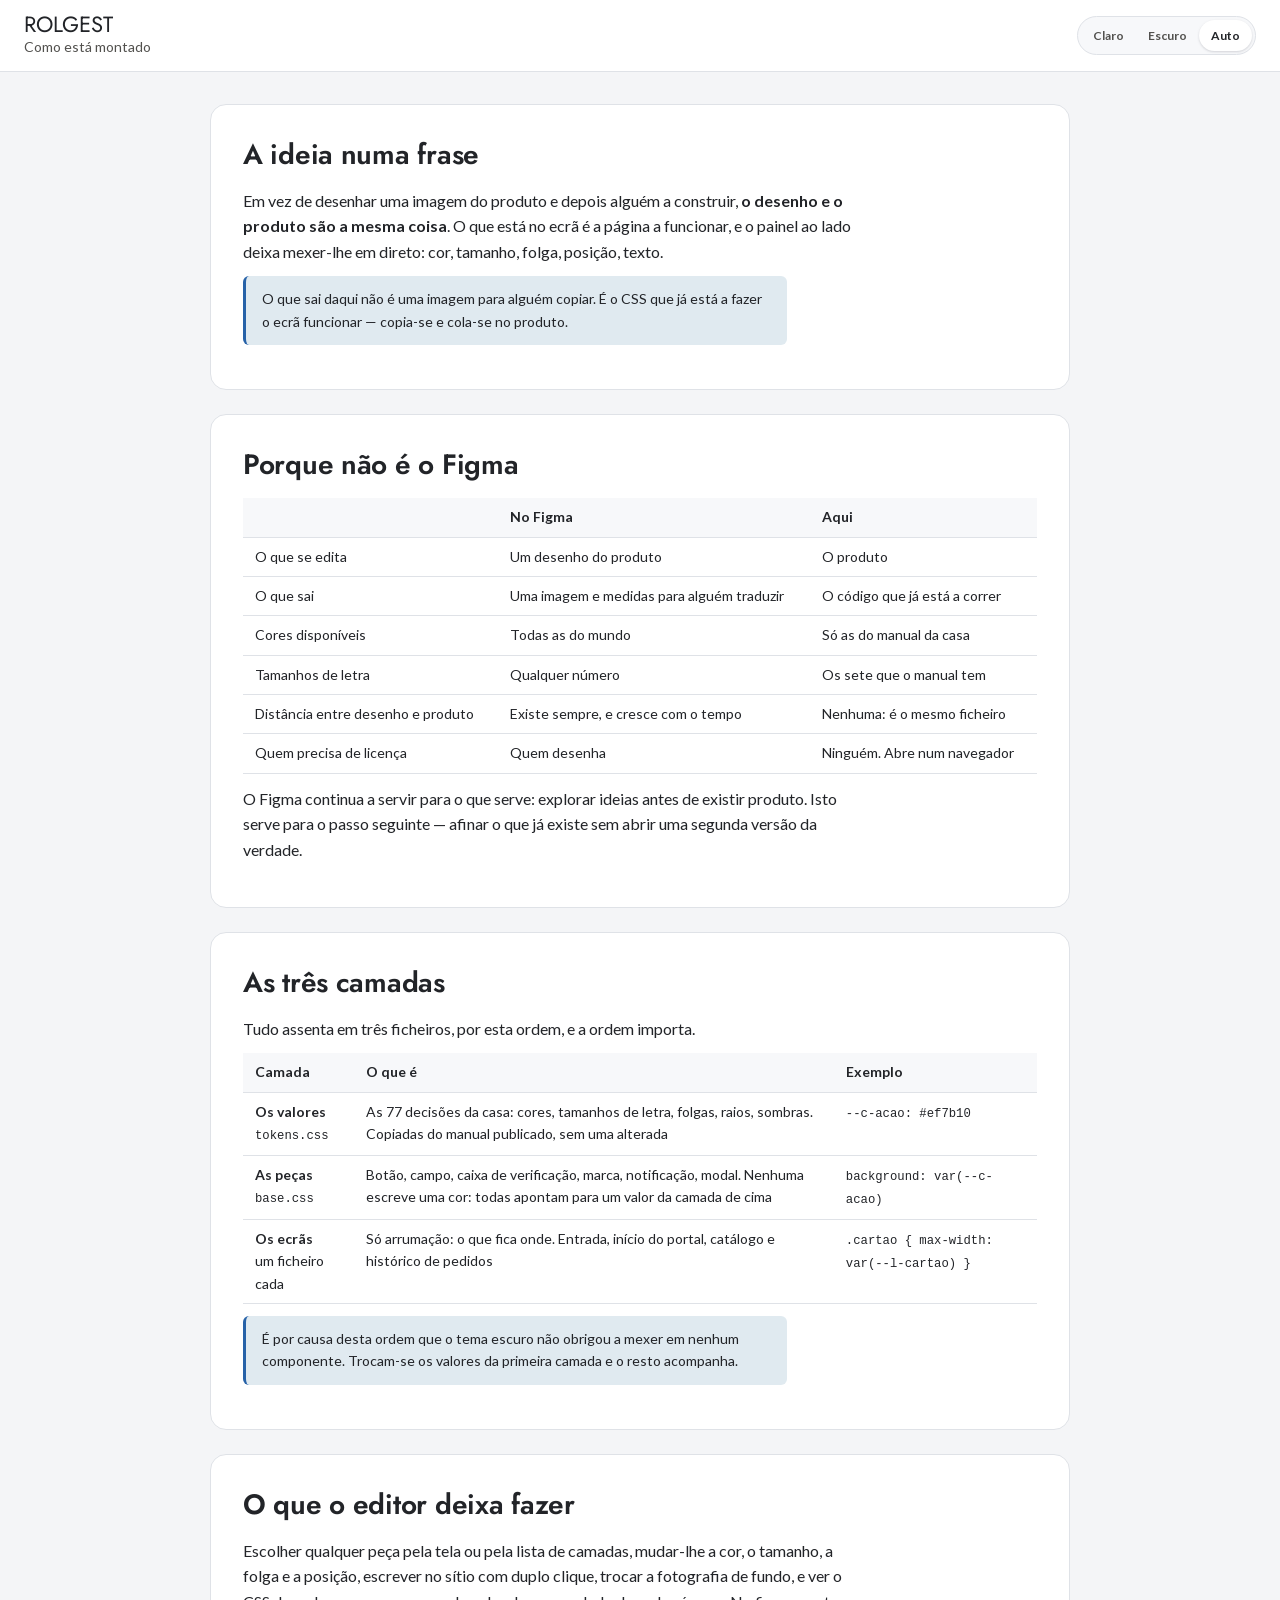
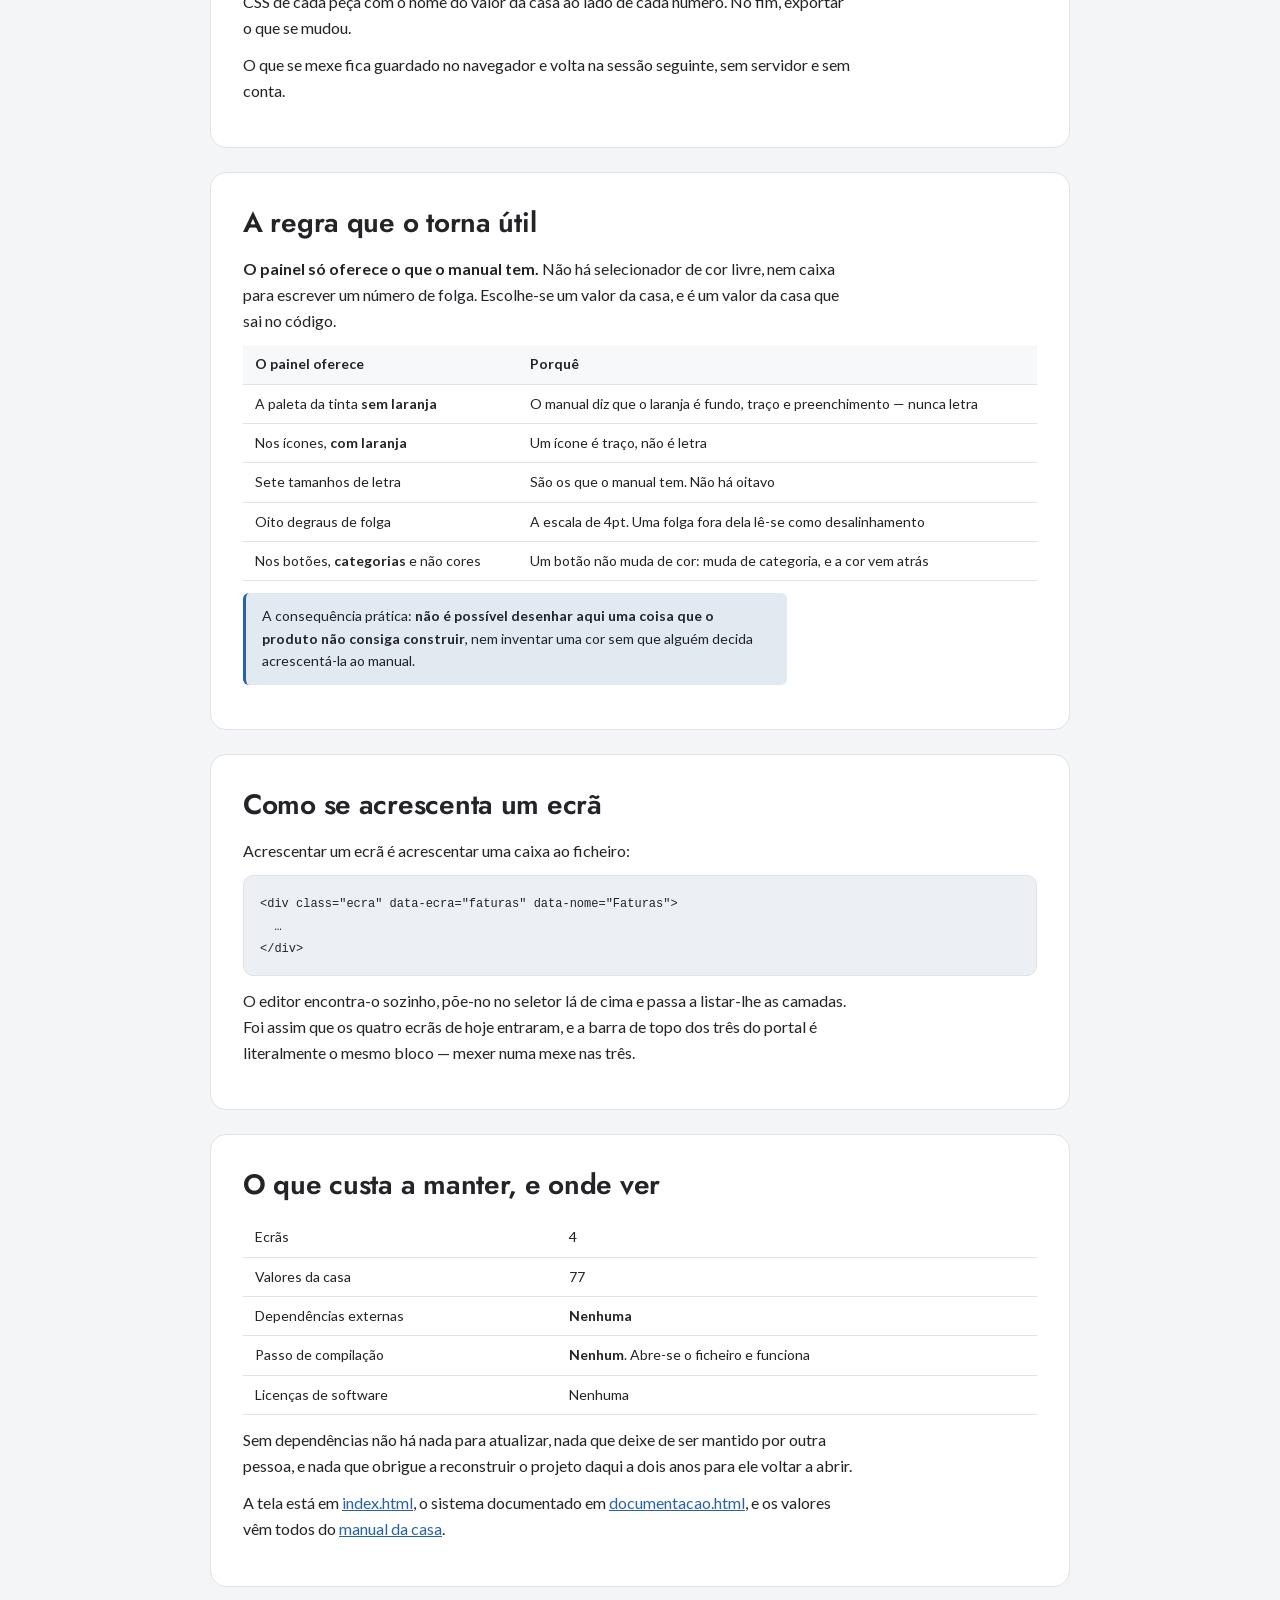
<file: web/como-funciona.html>
<!DOCTYPE html>
<html lang="pt">
<head>
<meta charset="utf-8">
<meta name="viewport" content="width=device-width, initial-scale=1">
<title>Como está montado — ROLGEST</title>
<meta name="description" content="O que é a tela de desenho da ROMAFE, porque não é o Figma, e como está construída.">
<link rel="stylesheet" href="assets/css/tokens.css">
<link rel="stylesheet" href="assets/css/base.css">
<link rel="stylesheet" href="assets/css/documentacao.css">
<script src="assets/js/tema.js"></script>
</head>
<body>

<a class="skip-link" href="#conteudo">Saltar para o conteúdo</a>

<header class="doc-topo">
  <div>
    <h1 class="doc-topo__titulo marca">ROLGEST</h1>
    <p class="doc-topo__sub">Como está montado</p>
  </div>
  <div class="segmented" role="group" aria-label="Tema da interface">
    <button type="button" class="segmented__btn" data-tema="light" aria-pressed="false">Claro</button>
    <button type="button" class="segmented__btn" data-tema="dark" aria-pressed="false">Escuro</button>
    <button type="button" class="segmented__btn" data-tema="auto" aria-pressed="true">Auto</button>
  </div>
</header>

<div class="doc-corpo doc-corpo--simples">
  <main class="doc-conteudo" id="conteudo">

    <section class="seccao" id="ideia">
      <h2>A ideia numa frase</h2>
      <p>
        Em vez de desenhar uma imagem do produto e depois alguém a construir,
        <strong>o desenho e o produto são a mesma coisa</strong>. O que está no
        ecrã é a página a funcionar, e o painel ao lado deixa mexer-lhe em
        direto: cor, tamanho, folga, posição, texto.
      </p>
      <p class="nota">
        O que sai daqui não é uma imagem para alguém copiar. É o CSS que já
        está a fazer o ecrã funcionar — copia-se e cola-se no produto.
      </p>
    </section>

    <section class="seccao" id="diferenca">
      <h2>Porque não é o Figma</h2>
      <table class="tabela">
        <thead><tr><th></th><th>No Figma</th><th>Aqui</th></tr></thead>
        <tbody>
          <tr><td>O que se edita</td><td>Um desenho do produto</td><td>O produto</td></tr>
          <tr><td>O que sai</td><td>Uma imagem e medidas para alguém traduzir</td><td>O código que já está a correr</td></tr>
          <tr><td>Cores disponíveis</td><td>Todas as do mundo</td><td>Só as do manual da casa</td></tr>
          <tr><td>Tamanhos de letra</td><td>Qualquer número</td><td>Os sete que o manual tem</td></tr>
          <tr><td>Distância entre desenho e produto</td><td>Existe sempre, e cresce com o tempo</td><td>Nenhuma: é o mesmo ficheiro</td></tr>
          <tr><td>Quem precisa de licença</td><td>Quem desenha</td><td>Ninguém. Abre num navegador</td></tr>
        </tbody>
      </table>
      <p>
        O Figma continua a servir para o que serve: explorar ideias antes de
        existir produto. Isto serve para o passo seguinte — afinar o que já
        existe sem abrir uma segunda versão da verdade.
      </p>
    </section>

    <section class="seccao" id="camadas">
      <h2>As três camadas</h2>
      <p>Tudo assenta em três ficheiros, por esta ordem, e a ordem importa.</p>
      <table class="tabela">
        <thead><tr><th>Camada</th><th>O que é</th><th>Exemplo</th></tr></thead>
        <tbody>
          <tr>
            <td><strong>Os valores</strong><br><code>tokens.css</code></td>
            <td>As 77 decisões da casa: cores, tamanhos de letra, folgas, raios, sombras. Copiadas do manual publicado, sem uma alterada</td>
            <td><code>--c-acao: #ef7b10</code></td>
          </tr>
          <tr>
            <td><strong>As peças</strong><br><code>base.css</code></td>
            <td>Botão, campo, caixa de verificação, marca, notificação, modal. Nenhuma escreve uma cor: todas apontam para um valor da camada de cima</td>
            <td><code>background: var(--c-acao)</code></td>
          </tr>
          <tr>
            <td><strong>Os ecrãs</strong><br>um ficheiro cada</td>
            <td>Só arrumação: o que fica onde. Entrada, início do portal, catálogo e histórico de pedidos</td>
            <td><code>.cartao { max-width: var(--l-cartao) }</code></td>
          </tr>
        </tbody>
      </table>
      <p class="nota">
        É por causa desta ordem que o tema escuro não obrigou a mexer em nenhum
        componente. Trocam-se os valores da primeira camada e o resto acompanha.
      </p>
    </section>

    <section class="seccao" id="editor">
      <h2>O que o editor deixa fazer</h2>
      <p>
        Escolher qualquer peça pela tela ou pela lista de camadas, mudar-lhe a
        cor, o tamanho, a folga e a posição, escrever no sítio com duplo clique,
        trocar a fotografia de fundo, e ver o CSS de cada peça com o nome do
        valor da casa ao lado de cada número. No fim, exportar o que se mudou.
      </p>
      <p>
        O que se mexe fica guardado no navegador e volta na sessão seguinte, sem
        servidor e sem conta.
      </p>
    </section>

    <section class="seccao" id="regra">
      <h2>A regra que o torna útil</h2>
      <p>
        <strong>O painel só oferece o que o manual tem.</strong> Não há
        selecionador de cor livre, nem caixa para escrever um número de folga.
        Escolhe-se um valor da casa, e é um valor da casa que sai no código.
      </p>
      <table class="tabela">
        <thead><tr><th>O painel oferece</th><th>Porquê</th></tr></thead>
        <tbody>
          <tr><td>A paleta da tinta <strong>sem laranja</strong></td><td>O manual diz que o laranja é fundo, traço e preenchimento — nunca letra</td></tr>
          <tr><td>Nos ícones, <strong>com laranja</strong></td><td>Um ícone é traço, não é letra</td></tr>
          <tr><td>Sete tamanhos de letra</td><td>São os que o manual tem. Não há oitavo</td></tr>
          <tr><td>Oito degraus de folga</td><td>A escala de 4pt. Uma folga fora dela lê-se como desalinhamento</td></tr>
          <tr><td>Nos botões, <strong>categorias</strong> e não cores</td><td>Um botão não muda de cor: muda de categoria, e a cor vem atrás</td></tr>
        </tbody>
      </table>
      <p class="nota">
        A consequência prática: <strong>não é possível desenhar aqui uma coisa
        que o produto não consiga construir</strong>, nem inventar uma cor sem
        que alguém decida acrescentá-la ao manual.
      </p>
    </section>

    <section class="seccao" id="crescer">
      <h2>Como se acrescenta um ecrã</h2>
      <p>Acrescentar um ecrã é acrescentar uma caixa ao ficheiro:</p>
      <pre><code>&lt;div class="ecra" data-ecra="faturas" data-nome="Faturas"&gt;
  …
&lt;/div&gt;</code></pre>
      <p>
        O editor encontra-o sozinho, põe-no no seletor lá de cima e passa a
        listar-lhe as camadas. Foi assim que os quatro ecrãs de hoje entraram, e
        a barra de topo dos três do portal é literalmente o mesmo bloco — mexer
        numa mexe nas três.
      </p>
    </section>

    <section class="seccao" id="custo">
      <h2>O que custa a manter, e onde ver</h2>
      <table class="tabela">
        <tbody>
          <tr><td>Ecrãs</td><td>4</td></tr>
          <tr><td>Valores da casa</td><td>77</td></tr>
          <tr><td>Dependências externas</td><td><strong>Nenhuma</strong></td></tr>
          <tr><td>Passo de compilação</td><td><strong>Nenhum</strong>. Abre-se o ficheiro e funciona</td></tr>
          <tr><td>Licenças de software</td><td>Nenhuma</td></tr>
        </tbody>
      </table>
      <p>
        Sem dependências não há nada para atualizar, nada que deixe de ser
        mantido por outra pessoa, e nada que obrigue a reconstruir o projeto
        daqui a dois anos para ele voltar a abrir.
      </p>
      <p>
        A tela está em <a href="index.html">index.html</a>, o sistema
        documentado em <a href="documentacao.html">documentacao.html</a>, e os
        valores vêm todos do
        <a href="https://romafe-work.github.io/UIUX/">manual da casa</a>.
      </p>
    </section>

  </main>
</div>

<script src="assets/js/documentacao.js"></script>
</body>
</html>
</file>
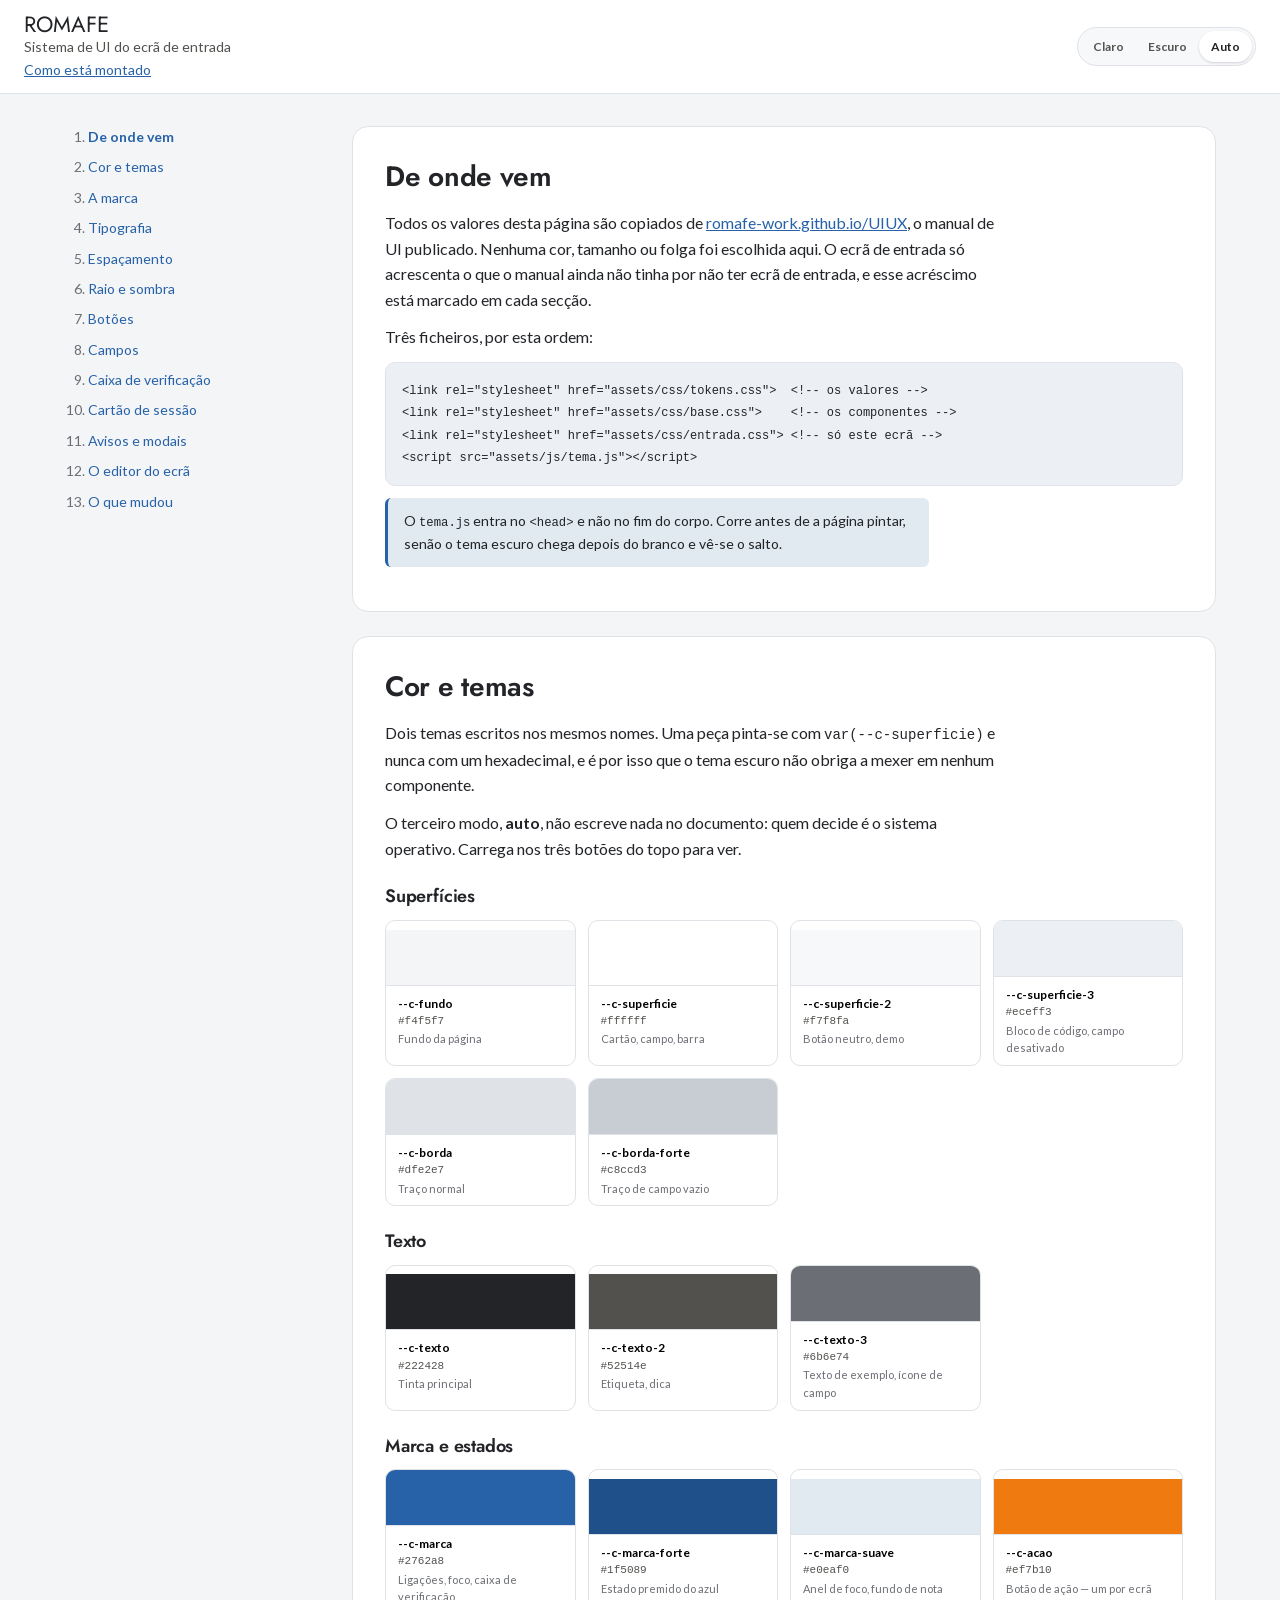
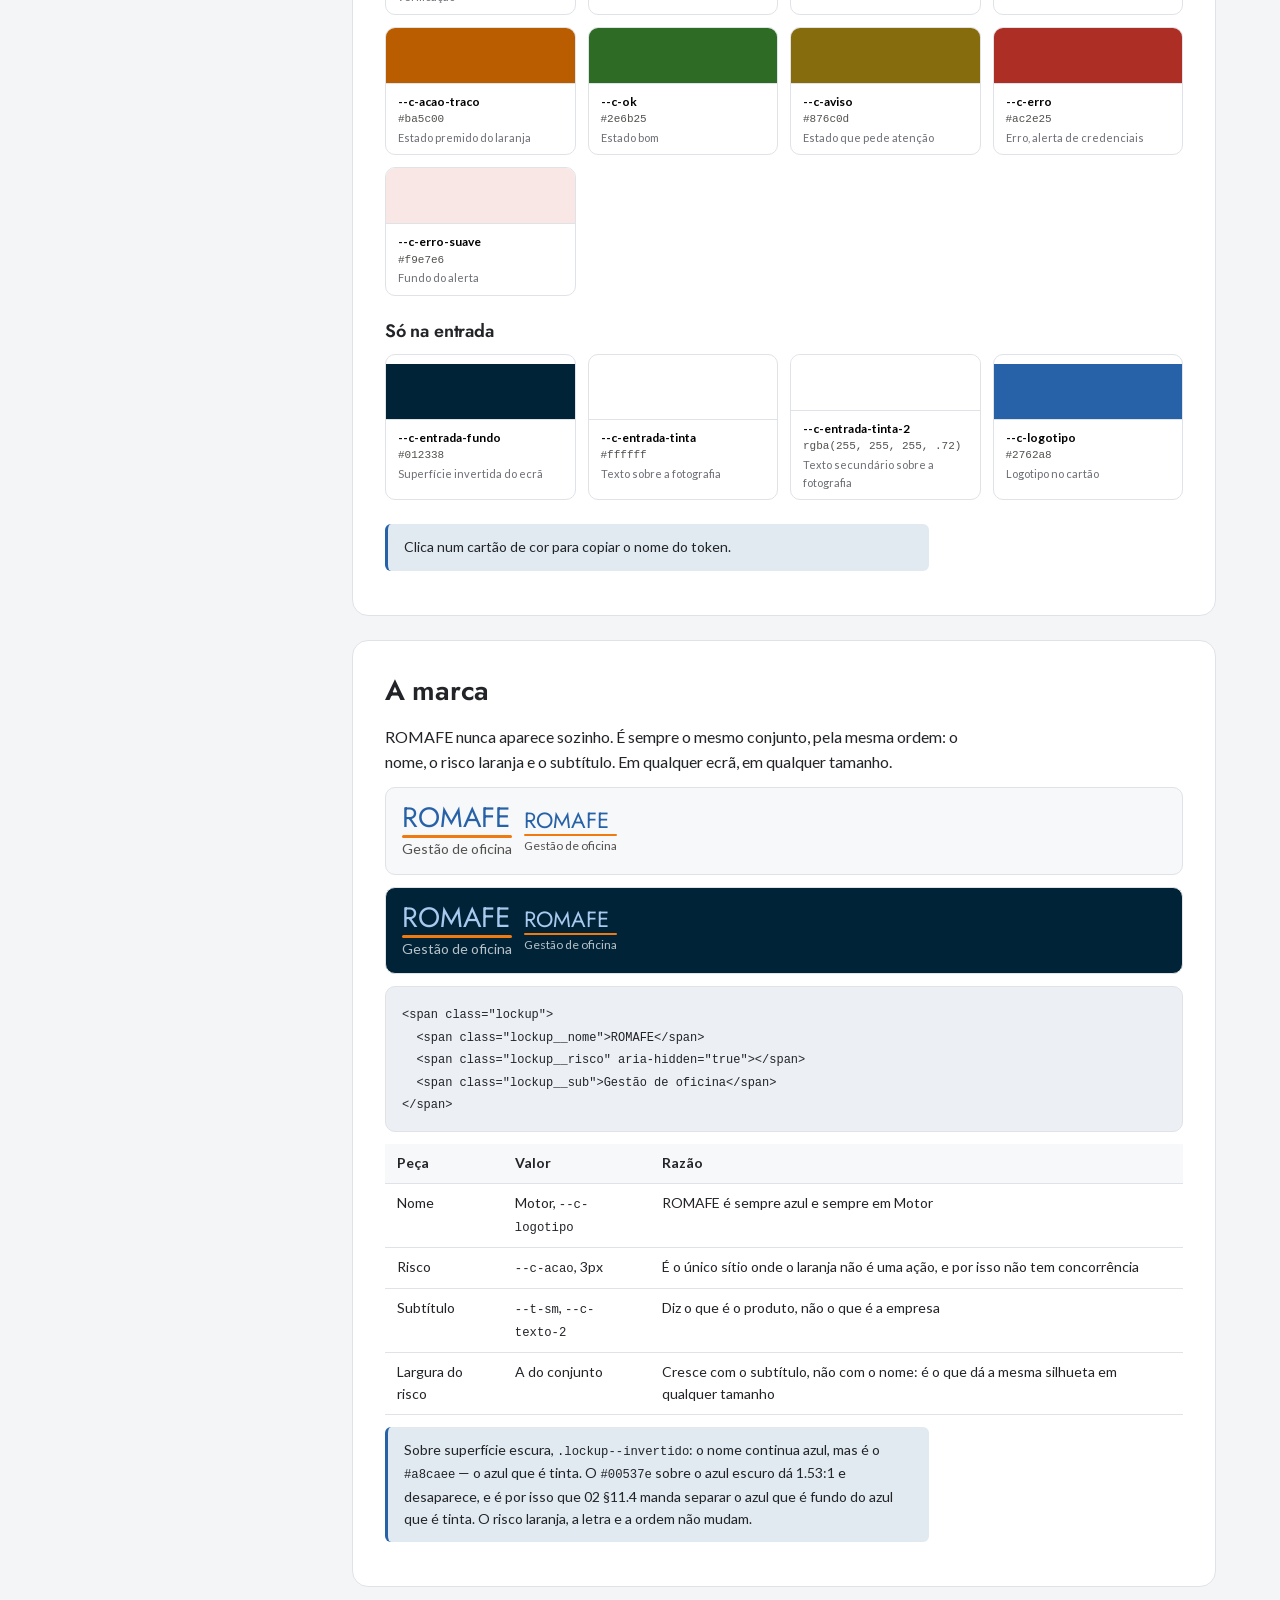
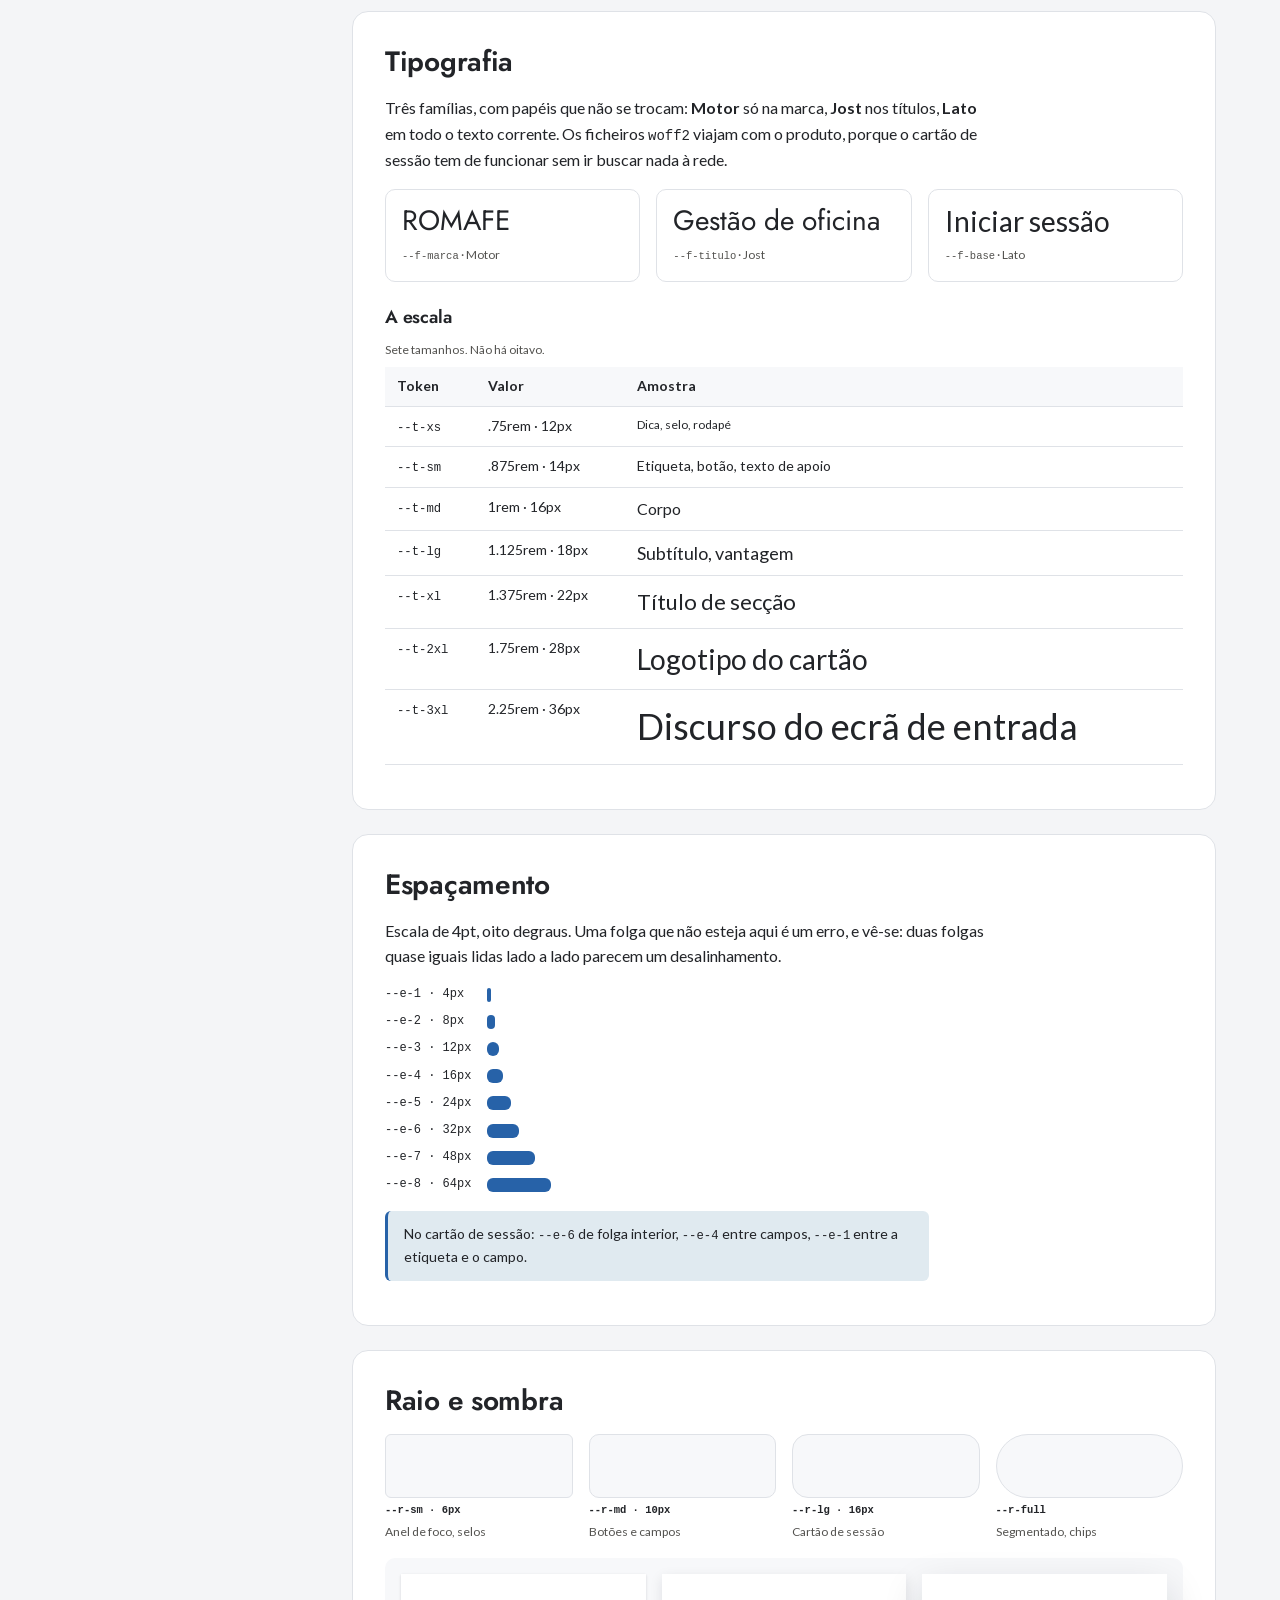
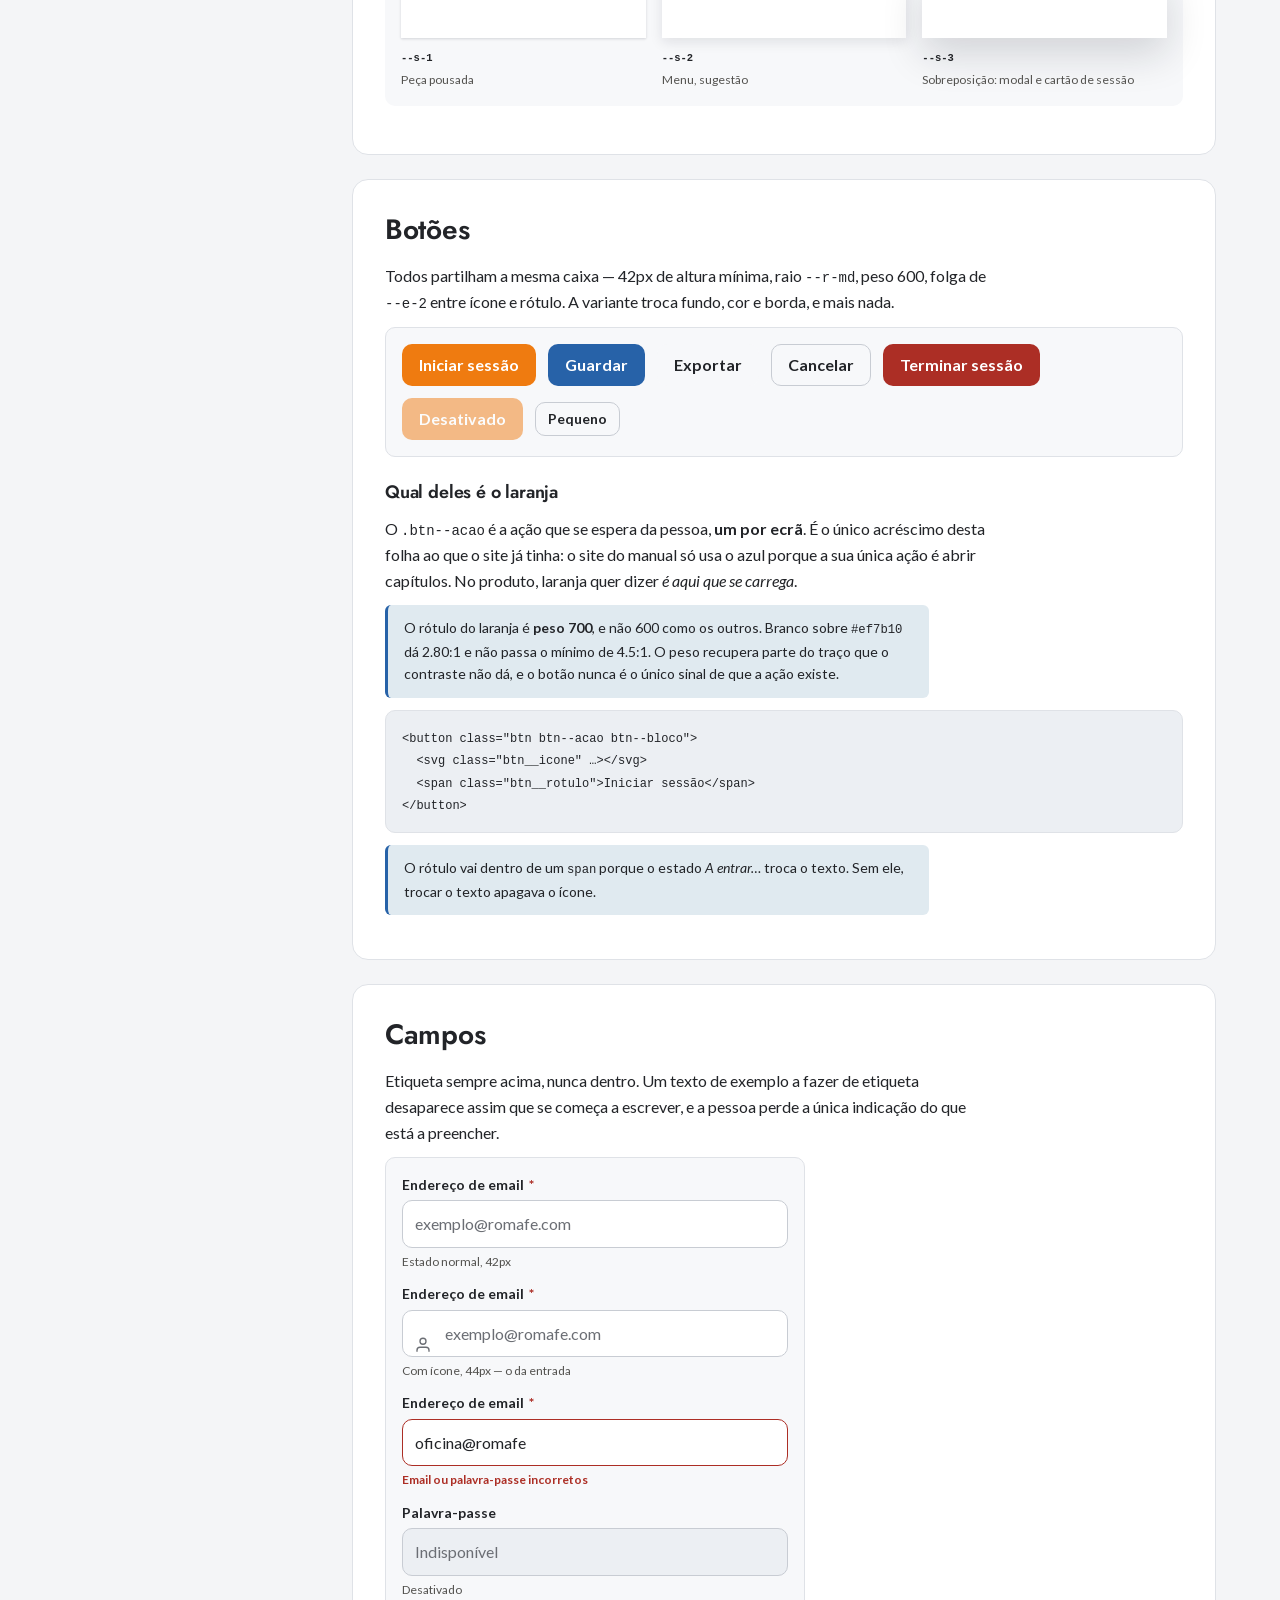
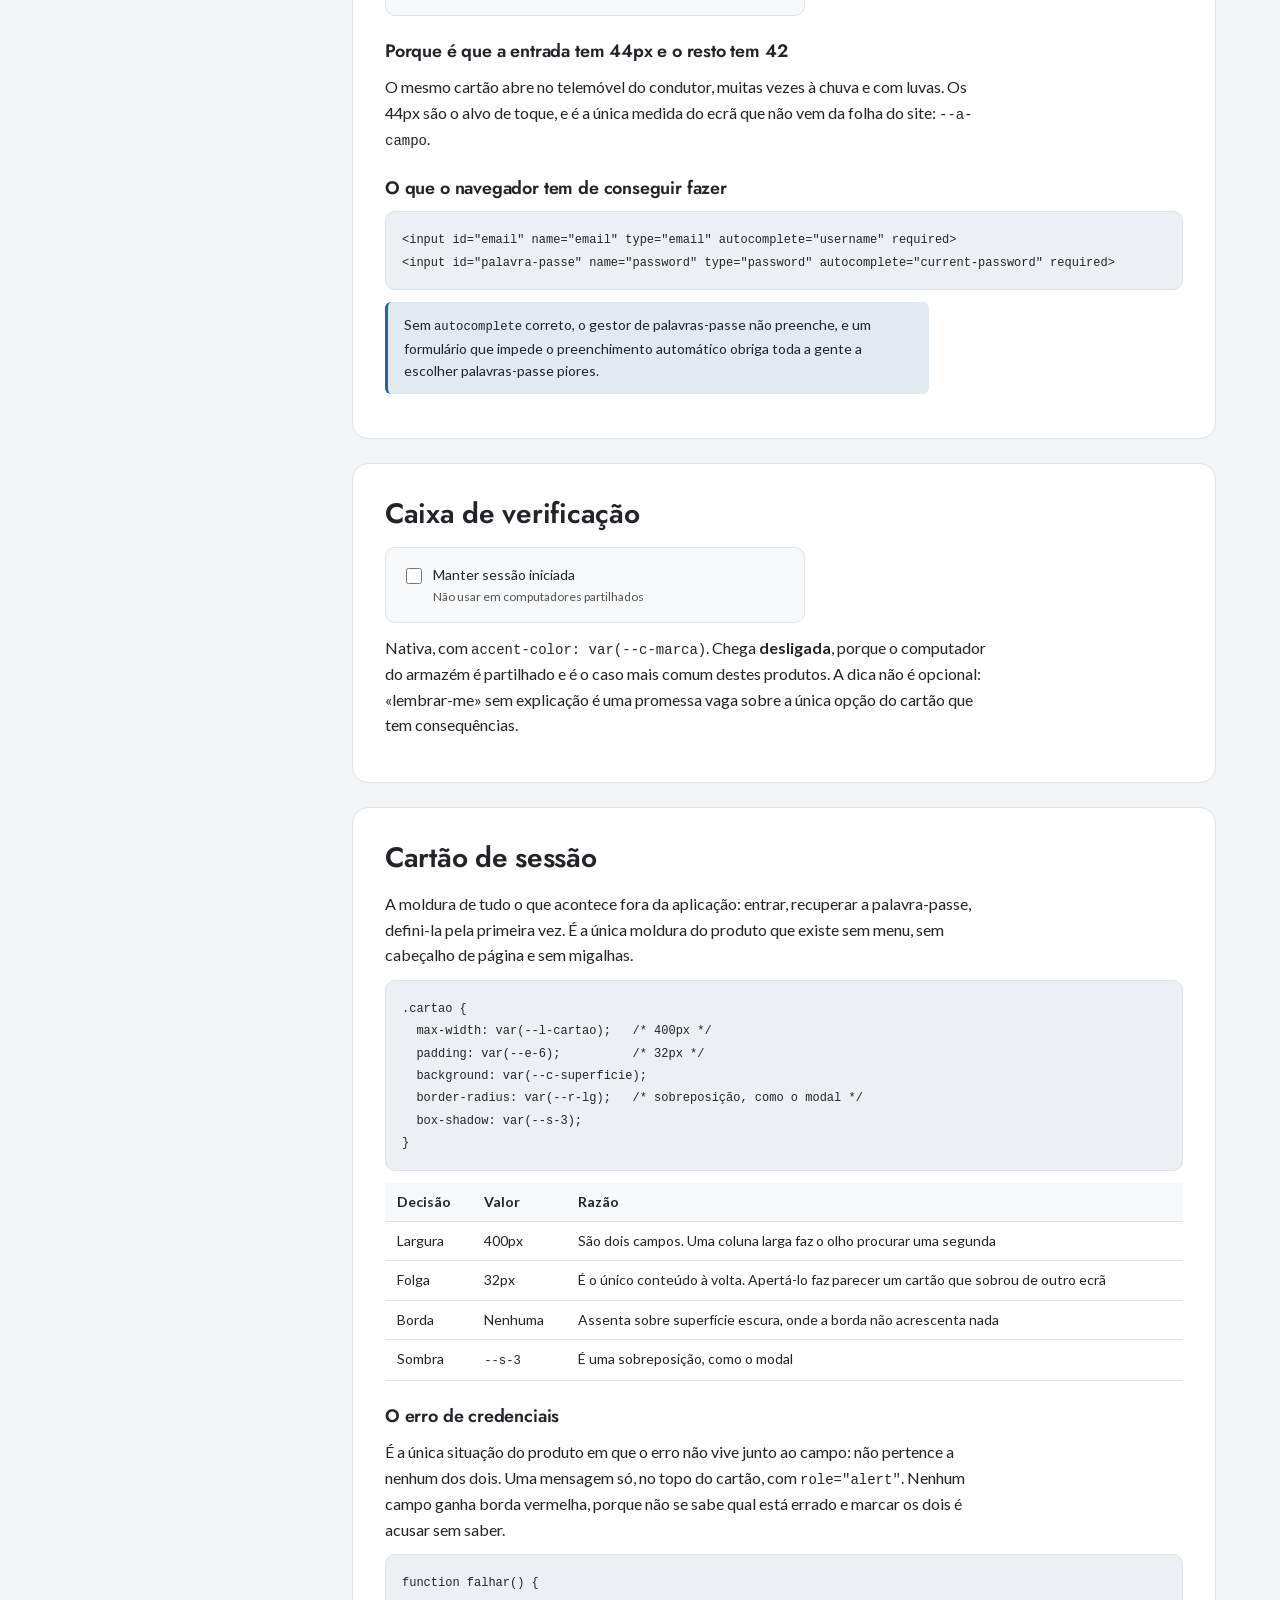
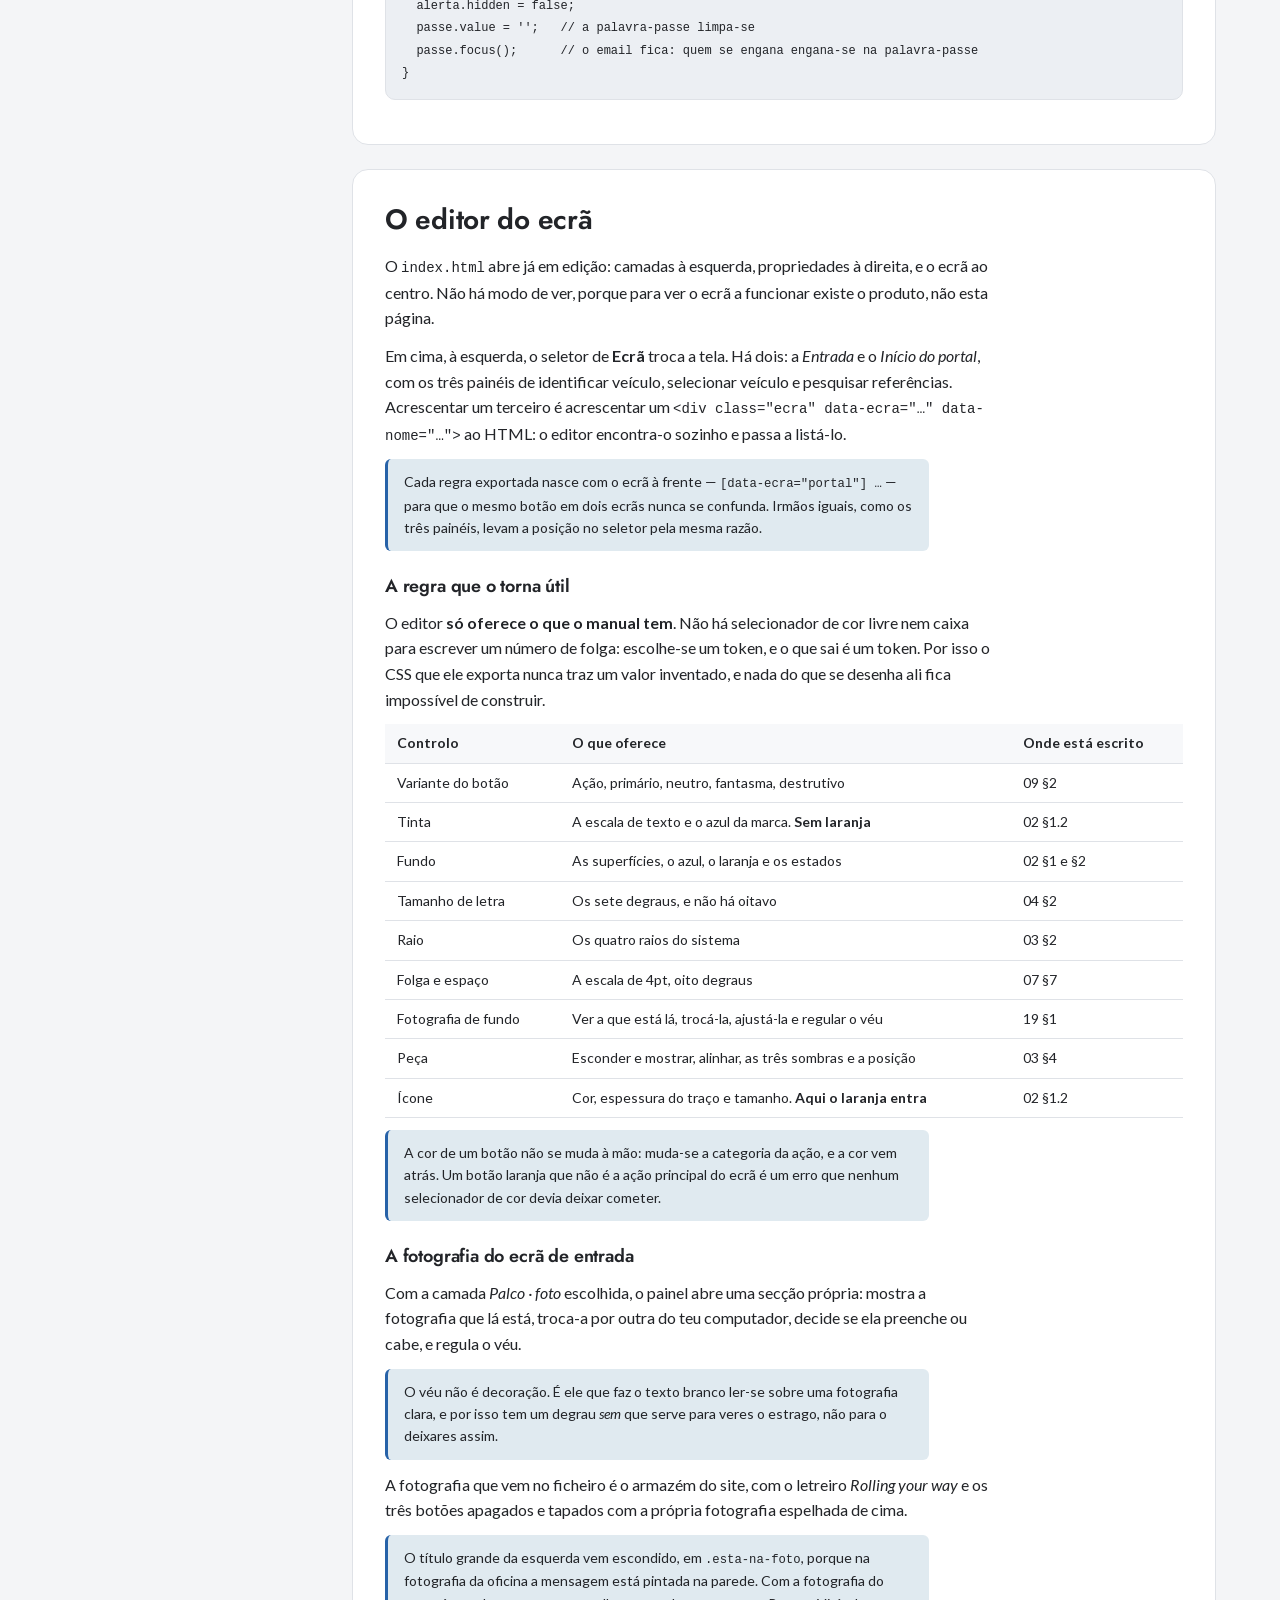
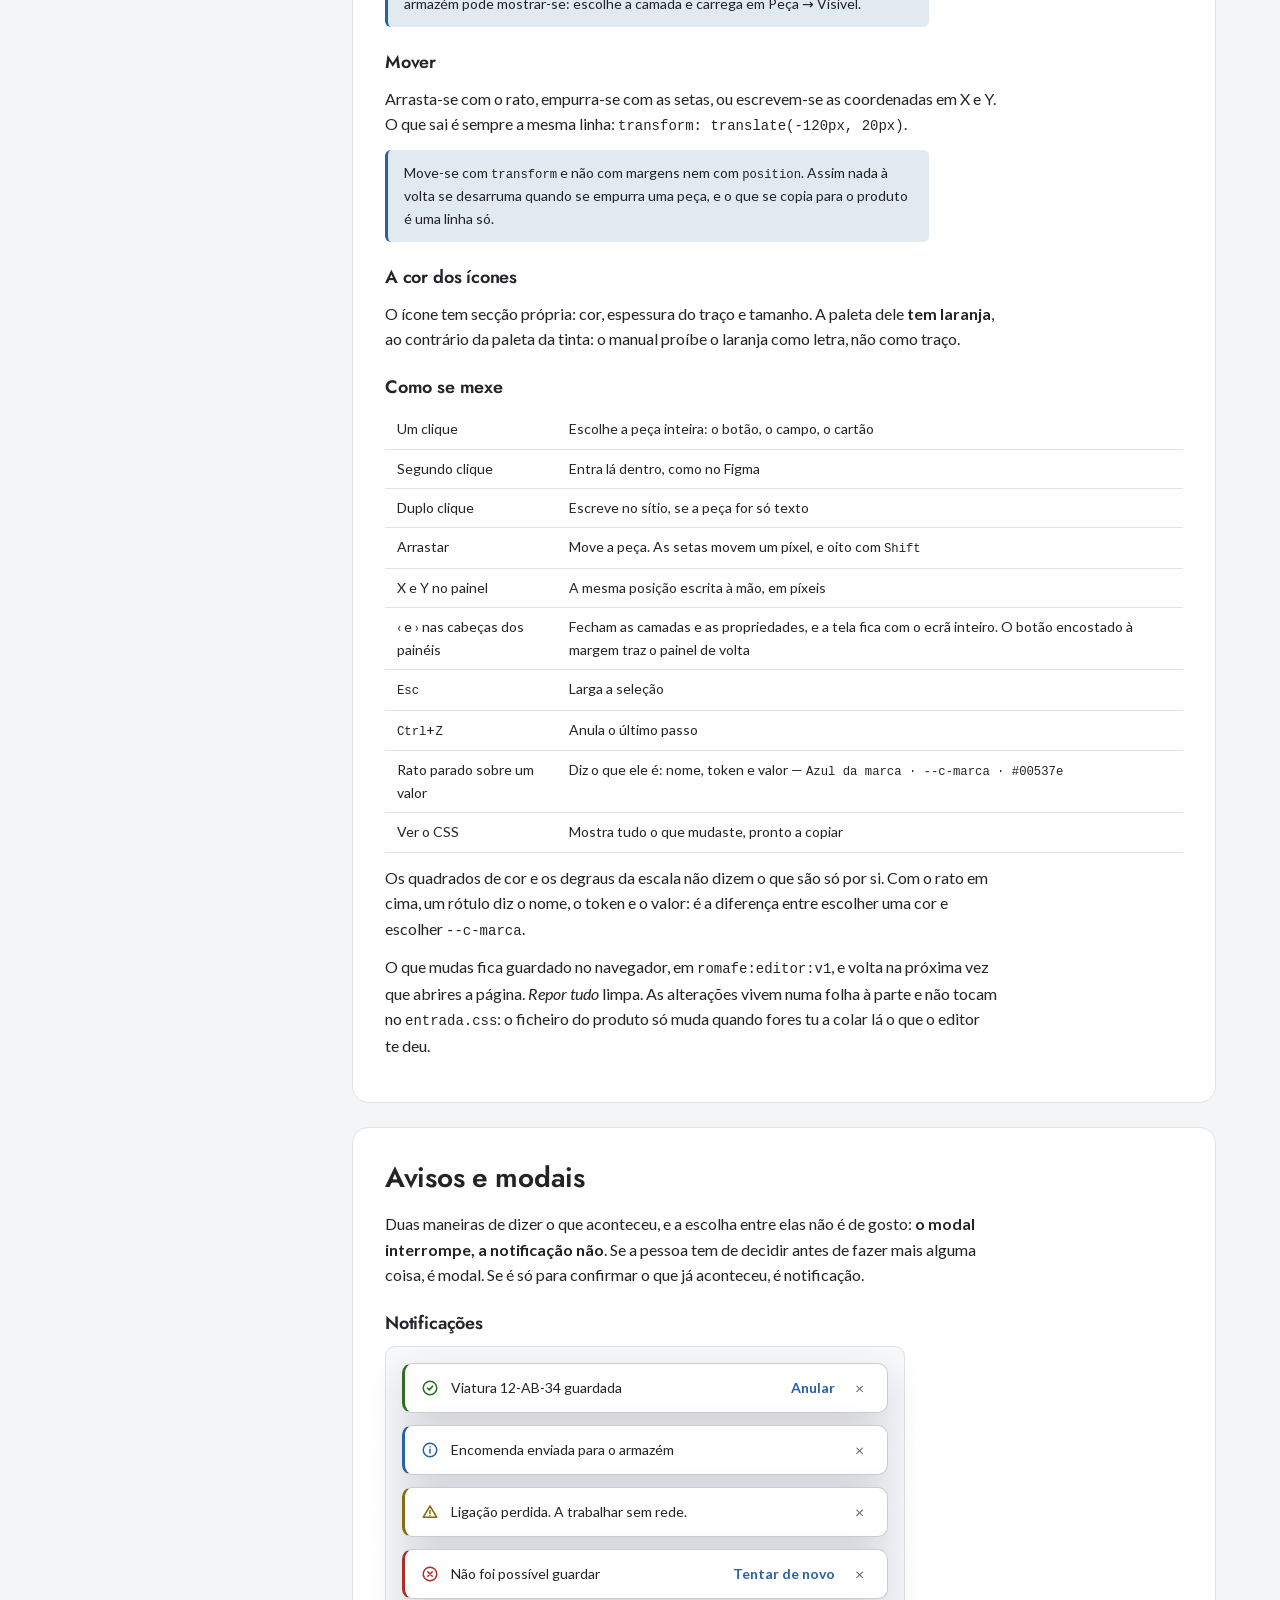
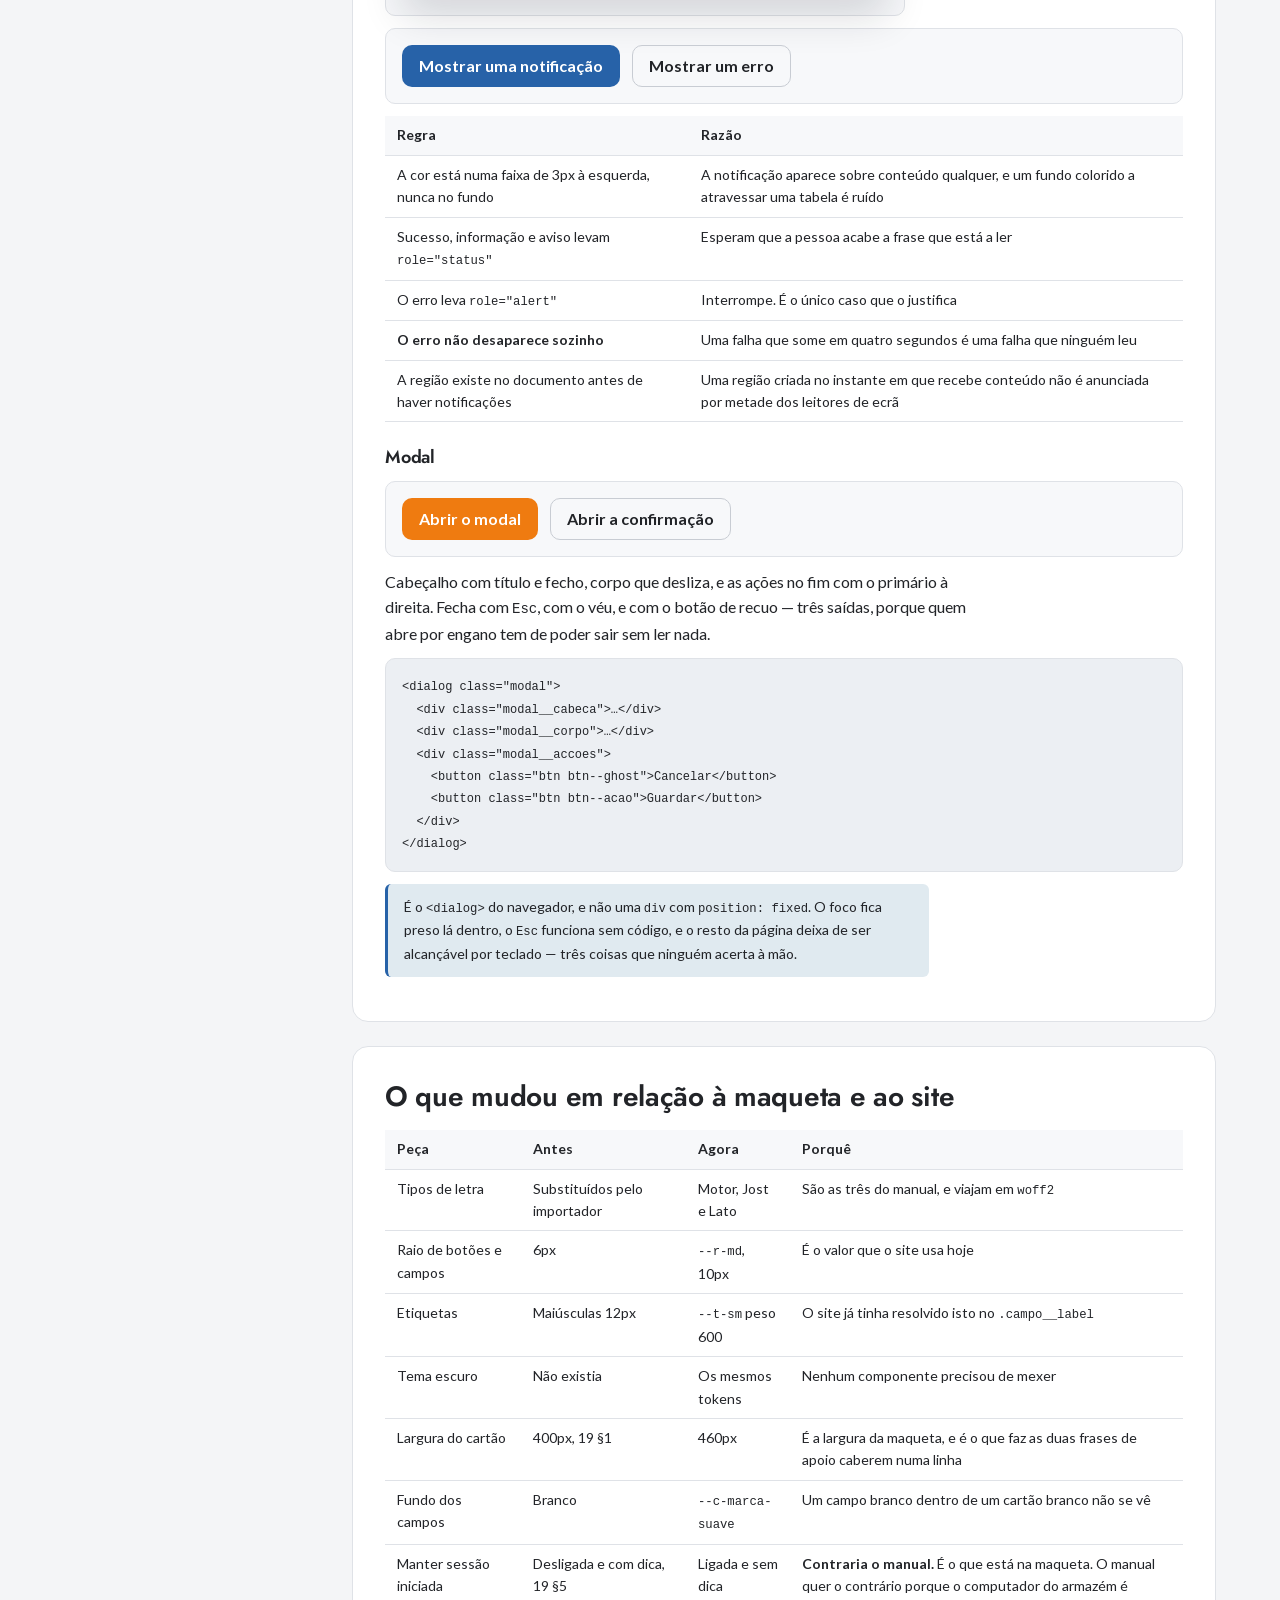
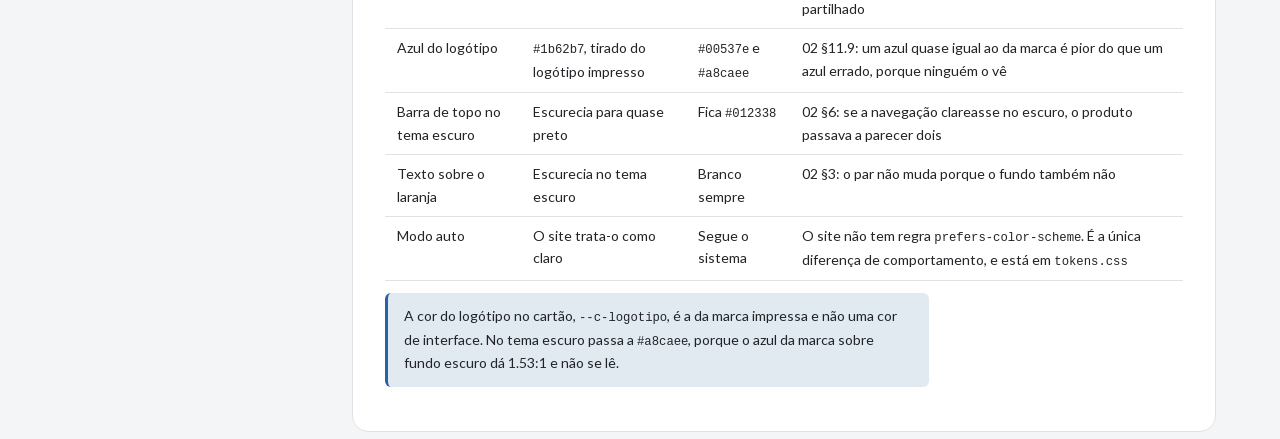
<file: web/documentacao.html>
<!DOCTYPE html>
<html lang="pt">
<head>
<meta charset="utf-8">
<meta name="viewport" content="width=device-width, initial-scale=1">
<title>Sistema de UI da ROMAFE, aplicado ao Rolgest</title>
<meta name="description" content="Cor, tipografia, espaçamento, botões e campos do ecrã de entrada da ROMAFE, com o código de cada peça.">
<link rel="stylesheet" href="assets/css/tokens.css">
<link rel="stylesheet" href="assets/css/base.css">
<link rel="stylesheet" href="assets/css/documentacao.css">
<script src="assets/js/tema.js"></script>
</head>
<body>

<a class="skip-link" href="#conteudo">Saltar para o conteúdo</a>

<header class="doc-topo">
  <div>
    <h1 class="doc-topo__titulo marca">ROMAFE</h1>
    <p class="doc-topo__sub">Sistema de UI do ecrã de entrada</p>
    <p class="doc-topo__sub"><a href="como-funciona.html">Como está montado</a></p>
  </div>
  <div class="segmented" role="group" aria-label="Tema da interface">
    <button type="button" class="segmented__btn" data-tema="light" aria-pressed="false">Claro</button>
    <button type="button" class="segmented__btn" data-tema="dark" aria-pressed="false">Escuro</button>
    <button type="button" class="segmented__btn" data-tema="auto" aria-pressed="true">Auto</button>
  </div>
</header>

<div class="doc-corpo">

  <nav class="doc-indice" aria-label="Índice">
    <ol>
      <li><a href="#origem">De onde vem</a></li>
      <li><a href="#cor">Cor e temas</a></li>
      <li><a href="#marca">A marca</a></li>
      <li><a href="#tipografia">Tipografia</a></li>
      <li><a href="#espacamento">Espaçamento</a></li>
      <li><a href="#forma">Raio e sombra</a></li>
      <li><a href="#botoes">Botões</a></li>
      <li><a href="#campos">Campos</a></li>
      <li><a href="#opcao">Caixa de verificação</a></li>
      <li><a href="#cartao">Cartão de sessão</a></li>
      <li><a href="#avisos">Avisos e modais</a></li>
      <li><a href="#editor">O editor do ecrã</a></li>
      <li><a href="#diferencas">O que mudou</a></li>
    </ol>
  </nav>

  <main class="doc-conteudo" id="conteudo">

    <!-- ============ ORIGEM ============ -->
    <section class="seccao" id="origem">
      <h2>De onde vem</h2>
      <p>
        Todos os valores desta página são copiados de
        <a href="https://romafe-work.github.io/UIUX/">romafe-work.github.io/UIUX</a>,
        o manual de UI publicado. Nenhuma cor, tamanho ou folga foi escolhida aqui.
        O ecrã de entrada só acrescenta o que o manual ainda não tinha por não ter
        ecrã de entrada, e esse acréscimo está marcado em cada secção.
      </p>
      <p>Três ficheiros, por esta ordem:</p>
      <pre><code>&lt;link rel="stylesheet" href="assets/css/tokens.css"&gt;  &lt;!-- os valores --&gt;
&lt;link rel="stylesheet" href="assets/css/base.css"&gt;    &lt;!-- os componentes --&gt;
&lt;link rel="stylesheet" href="assets/css/entrada.css"&gt; &lt;!-- só este ecrã --&gt;
&lt;script src="assets/js/tema.js"&gt;&lt;/script&gt;</code></pre>
      <p class="nota">
        O <code>tema.js</code> entra no <code>&lt;head&gt;</code> e não no fim do corpo.
        Corre antes de a página pintar, senão o tema escuro chega depois do branco
        e vê-se o salto.
      </p>
    </section>

    <!-- ============ COR ============ -->
    <section class="seccao" id="cor">
      <h2>Cor e temas</h2>
      <p>
        Dois temas escritos nos mesmos nomes. Uma peça pinta-se com
        <code>var(--c-superficie)</code> e nunca com um hexadecimal, e é por isso
        que o tema escuro não obriga a mexer em nenhum componente.
      </p>
      <p>
        O terceiro modo, <strong>auto</strong>, não escreve nada no documento:
        quem decide é o sistema operativo. Carrega nos três botões do topo para ver.
      </p>

      <h3>Superfícies</h3>
      <div class="grelha-cores" data-cores="superficies"></div>

      <h3>Texto</h3>
      <div class="grelha-cores" data-cores="texto"></div>

      <h3>Marca e estados</h3>
      <div class="grelha-cores" data-cores="marca"></div>

      <h3>Só na entrada</h3>
      <div class="grelha-cores" data-cores="entrada"></div>

      <p class="nota">
        Clica num cartão de cor para copiar o nome do token.
      </p>
    </section>

    <!-- ============ MARCA ============ -->
    <section class="seccao" id="marca">
      <h2>A marca</h2>
      <p>
        ROMAFE nunca aparece sozinho. É sempre o mesmo conjunto, pela mesma
        ordem: o nome, o risco laranja e o subtítulo. Em qualquer ecrã, em
        qualquer tamanho.
      </p>

      <div class="demo">
        <span class="lockup">
          <span class="lockup__nome">ROMAFE</span>
          <span class="lockup__risco" aria-hidden="true"></span>
          <span class="lockup__sub">Gestão de oficina</span>
        </span>
        <span class="lockup lockup--sm">
          <span class="lockup__nome">ROMAFE</span>
          <span class="lockup__risco" aria-hidden="true"></span>
          <span class="lockup__sub">Gestão de oficina</span>
        </span>
      </div>

      <div class="demo" style="background: var(--c-entrada-fundo)">
        <span class="lockup lockup--invertido">
          <span class="lockup__nome">ROMAFE</span>
          <span class="lockup__risco" aria-hidden="true"></span>
          <span class="lockup__sub">Gestão de oficina</span>
        </span>
        <span class="lockup lockup--sm lockup--invertido">
          <span class="lockup__nome">ROMAFE</span>
          <span class="lockup__risco" aria-hidden="true"></span>
          <span class="lockup__sub">Gestão de oficina</span>
        </span>
      </div>

      <pre><code>&lt;span class="lockup"&gt;
  &lt;span class="lockup__nome"&gt;ROMAFE&lt;/span&gt;
  &lt;span class="lockup__risco" aria-hidden="true"&gt;&lt;/span&gt;
  &lt;span class="lockup__sub"&gt;Gestão de oficina&lt;/span&gt;
&lt;/span&gt;</code></pre>

      <table class="tabela">
        <thead><tr><th>Peça</th><th>Valor</th><th>Razão</th></tr></thead>
        <tbody>
          <tr><td>Nome</td><td>Motor, <code>--c-logotipo</code></td><td>ROMAFE é sempre azul e sempre em Motor</td></tr>
          <tr><td>Risco</td><td><code>--c-acao</code>, 3px</td><td>É o único sítio onde o laranja não é uma ação, e por isso não tem concorrência</td></tr>
          <tr><td>Subtítulo</td><td><code>--t-sm</code>, <code>--c-texto-2</code></td><td>Diz o que é o produto, não o que é a empresa</td></tr>
          <tr><td>Largura do risco</td><td>A do conjunto</td><td>Cresce com o subtítulo, não com o nome: é o que dá a mesma silhueta em qualquer tamanho</td></tr>
        </tbody>
      </table>

      <p class="nota">
        Sobre superfície escura, <code>.lockup--invertido</code>: o nome
        continua azul, mas é o <code>#a8caee</code> — o azul que é tinta. O
        <code>#00537e</code> sobre o azul escuro dá 1.53:1 e desaparece, e é por
        isso que 02 §11.4 manda separar o azul que é fundo do azul que é tinta.
        O risco laranja, a letra e a ordem não mudam.
      </p>
    </section>

    <!-- ============ TIPOGRAFIA ============ -->
    <section class="seccao" id="tipografia">
      <h2>Tipografia</h2>
      <p>
        Três famílias, com papéis que não se trocam: <strong>Motor</strong> só na
        marca, <strong>Jost</strong> nos títulos, <strong>Lato</strong> em todo o
        texto corrente. Os ficheiros <code>woff2</code> viajam com o produto, porque
        o cartão de sessão tem de funcionar sem ir buscar nada à rede.
      </p>
      <div class="familias">
        <div class="familia"><p class="familia__amostra marca">ROMAFE</p><p class="familia__nome"><code>--f-marca</code> · Motor</p></div>
        <div class="familia"><p class="familia__amostra" style="font-family:var(--f-titulo)">Gestão de oficina</p><p class="familia__nome"><code>--f-titulo</code> · Jost</p></div>
        <div class="familia"><p class="familia__amostra" style="font-family:var(--f-base)">Iniciar sessão</p><p class="familia__nome"><code>--f-base</code> · Lato</p></div>
      </div>

      <h3>A escala</h3>
      <table class="tabela" data-escala="tipografia">
        <caption>Sete tamanhos. Não há oitavo.</caption>
        <thead><tr><th>Token</th><th>Valor</th><th>Amostra</th></tr></thead>
        <tbody></tbody>
      </table>
    </section>

    <!-- ============ ESPAÇAMENTO ============ -->
    <section class="seccao" id="espacamento">
      <h2>Espaçamento</h2>
      <p>
        Escala de 4pt, oito degraus. Uma folga que não esteja aqui é um erro, e
        vê-se: duas folgas quase iguais lidas lado a lado parecem um desalinhamento.
      </p>
      <div class="escala-espaco" data-escala="espaco"></div>
      <p class="nota">
        No cartão de sessão: <code>--e-6</code> de folga interior,
        <code>--e-4</code> entre campos, <code>--e-1</code> entre a etiqueta e o campo.
      </p>
    </section>

    <!-- ============ FORMA ============ -->
    <section class="seccao" id="forma">
      <h2>Raio e sombra</h2>
      <div class="grelha-formas">
        <div class="forma"><div class="forma__caixa" style="border-radius:var(--r-sm)"></div><code>--r-sm · 6px</code><span>Anel de foco, selos</span></div>
        <div class="forma"><div class="forma__caixa" style="border-radius:var(--r-md)"></div><code>--r-md · 10px</code><span>Botões e campos</span></div>
        <div class="forma"><div class="forma__caixa" style="border-radius:var(--r-lg)"></div><code>--r-lg · 16px</code><span>Cartão de sessão</span></div>
        <div class="forma"><div class="forma__caixa" style="border-radius:var(--r-full)"></div><code>--r-full</code><span>Segmentado, chips</span></div>
      </div>
      <div class="grelha-formas grelha-formas--sombra">
        <div class="forma"><div class="forma__caixa" style="box-shadow:var(--s-1)"></div><code>--s-1</code><span>Peça pousada</span></div>
        <div class="forma"><div class="forma__caixa" style="box-shadow:var(--s-2)"></div><code>--s-2</code><span>Menu, sugestão</span></div>
        <div class="forma"><div class="forma__caixa" style="box-shadow:var(--s-3)"></div><code>--s-3</code><span>Sobreposição: modal e cartão de sessão</span></div>
      </div>
    </section>

    <!-- ============ BOTÕES ============ -->
    <section class="seccao" id="botoes">
      <h2>Botões</h2>
      <p>
        Todos partilham a mesma caixa — 42px de altura mínima, raio
        <code>--r-md</code>, peso 600, folga de <code>--e-2</code> entre ícone e
        rótulo. A variante troca fundo, cor e borda, e mais nada.
      </p>

      <div class="demo">
        <button class="btn btn--acao">Iniciar sessão</button>
        <button class="btn btn--primario">Guardar</button>
        <button class="btn">Exportar</button>
        <button class="btn btn--ghost">Cancelar</button>
        <button class="btn btn--perigo">Terminar sessão</button>
        <button class="btn btn--acao" disabled>Desativado</button>
        <button class="btn btn--sm btn--ghost">Pequeno</button>
      </div>

      <h3>Qual deles é o laranja</h3>
      <p>
        O <code>.btn--acao</code> é a ação que se espera da pessoa, <strong>um por
        ecrã</strong>. É o único acréscimo desta folha ao que o site já tinha: o
        site do manual só usa o azul porque a sua única ação é abrir capítulos.
        No produto, laranja quer dizer <em>é aqui que se carrega</em>.
      </p>
      <p class="nota">
        O rótulo do laranja é <strong>peso 700</strong>, e não 600 como os outros.
        Branco sobre <code>#ef7b10</code> dá 2.80:1 e não passa o mínimo de 4.5:1.
        O peso recupera parte do traço que o contraste não dá, e o botão nunca é o
        único sinal de que a ação existe.
      </p>
      <pre><code>&lt;button class="btn btn--acao btn--bloco"&gt;
  &lt;svg class="btn__icone" …&gt;&lt;/svg&gt;
  &lt;span class="btn__rotulo"&gt;Iniciar sessão&lt;/span&gt;
&lt;/button&gt;</code></pre>
      <p class="nota">
        O rótulo vai dentro de um <code>span</code> porque o estado
        <em>A entrar…</em> troca o texto. Sem ele, trocar o texto apagava o ícone.
      </p>
    </section>

    <!-- ============ CAMPOS ============ -->
    <section class="seccao" id="campos">
      <h2>Campos</h2>
      <p>
        Etiqueta sempre acima, nunca dentro. Um texto de exemplo a fazer de
        etiqueta desaparece assim que se começa a escrever, e a pessoa perde a
        única indicação do que está a preencher.
      </p>

      <div class="demo demo--coluna">
        <div class="campo">
          <label class="campo__label" for="d-normal">Endereço de email <span class="campo__req">*</span></label>
          <input class="input" id="d-normal" placeholder="exemplo@romafe.com">
          <span class="campo__ajuda">Estado normal, 42px</span>
        </div>

        <div class="campo campo--icone">
          <label class="campo__label" for="d-icone">Endereço de email <span class="campo__req">*</span></label>
          <svg class="campo__icone" viewBox="0 0 24 24" fill="none" stroke="currentColor" stroke-width="1.8" aria-hidden="true">
            <path d="M20 21v-2a4 4 0 0 0-4-4H8a4 4 0 0 0-4 4v2"/><circle cx="12" cy="7" r="4"/>
          </svg>
          <input class="input" id="d-icone" placeholder="exemplo@romafe.com">
          <span class="campo__ajuda">Com ícone, 44px — o da entrada</span>
        </div>

        <div class="campo">
          <label class="campo__label" for="d-erro">Endereço de email <span class="campo__req">*</span></label>
          <input class="input" id="d-erro" aria-invalid="true" value="oficina@romafe">
          <span class="campo__erro">Email ou palavra-passe incorretos</span>
        </div>

        <div class="campo">
          <label class="campo__label" for="d-off">Palavra-passe</label>
          <input class="input" id="d-off" value="Indisponível" disabled>
          <span class="campo__ajuda">Desativado</span>
        </div>
      </div>

      <h3>Porque é que a entrada tem 44px e o resto tem 42</h3>
      <p>
        O mesmo cartão abre no telemóvel do condutor, muitas vezes à chuva e com
        luvas. Os 44px são o alvo de toque, e é a única medida do ecrã que não vem
        da folha do site: <code>--a-campo</code>.
      </p>

      <h3>O que o navegador tem de conseguir fazer</h3>
      <pre><code>&lt;input id="email" name="email" type="email" autocomplete="username" required&gt;
&lt;input id="palavra-passe" name="password" type="password" autocomplete="current-password" required&gt;</code></pre>
      <p class="nota">
        Sem <code>autocomplete</code> correto, o gestor de palavras-passe não
        preenche, e um formulário que impede o preenchimento automático obriga
        toda a gente a escolher palavras-passe piores.
      </p>
    </section>

    <!-- ============ OPÇÃO ============ -->
    <section class="seccao" id="opcao">
      <h2>Caixa de verificação</h2>
      <div class="demo demo--coluna">
        <div class="opcao">
          <input type="checkbox" id="d-manter">
          <label class="opcao__texto" for="d-manter">
            Manter sessão iniciada
            <span class="opcao__ajuda">Não usar em computadores partilhados</span>
          </label>
        </div>
      </div>
      <p>
        Nativa, com <code>accent-color: var(--c-marca)</code>. Chega
        <strong>desligada</strong>, porque o computador do armazém é partilhado e
        é o caso mais comum destes produtos. A dica não é opcional: «lembrar-me»
        sem explicação é uma promessa vaga sobre a única opção do cartão que tem
        consequências.
      </p>
    </section>

    <!-- ============ CARTÃO ============ -->
    <section class="seccao" id="cartao">
      <h2>Cartão de sessão</h2>
      <p>
        A moldura de tudo o que acontece fora da aplicação: entrar, recuperar a
        palavra-passe, defini-la pela primeira vez. É a única moldura do produto
        que existe sem menu, sem cabeçalho de página e sem migalhas.
      </p>
      <pre><code>.cartao {
  max-width: var(--l-cartao);   /* 400px */
  padding: var(--e-6);          /* 32px */
  background: var(--c-superficie);
  border-radius: var(--r-lg);   /* sobreposição, como o modal */
  box-shadow: var(--s-3);
}</code></pre>
      <table class="tabela">
        <thead><tr><th>Decisão</th><th>Valor</th><th>Razão</th></tr></thead>
        <tbody>
          <tr><td>Largura</td><td>400px</td><td>São dois campos. Uma coluna larga faz o olho procurar uma segunda</td></tr>
          <tr><td>Folga</td><td>32px</td><td>É o único conteúdo à volta. Apertá-lo faz parecer um cartão que sobrou de outro ecrã</td></tr>
          <tr><td>Borda</td><td>Nenhuma</td><td>Assenta sobre superfície escura, onde a borda não acrescenta nada</td></tr>
          <tr><td>Sombra</td><td><code>--s-3</code></td><td>É uma sobreposição, como o modal</td></tr>
        </tbody>
      </table>

      <h3>O erro de credenciais</h3>
      <p>
        É a única situação do produto em que o erro não vive junto ao campo: não
        pertence a nenhum dos dois. Uma mensagem só, no topo do cartão, com
        <code>role="alert"</code>. Nenhum campo ganha borda vermelha, porque não se
        sabe qual está errado e marcar os dois é acusar sem saber.
      </p>
      <pre><code>function falhar() {
  alerta.hidden = false;
  passe.value = '';   // a palavra-passe limpa-se
  passe.focus();      // o email fica: quem se engana engana-se na palavra-passe
}</code></pre>
    </section>

    <!-- ============ EDITOR ============ -->
    <section class="seccao" id="editor">
      <h2>O editor do ecrã</h2>
      <p>
        O <code>index.html</code> abre já em edição: camadas à esquerda,
        propriedades à direita, e o ecrã ao centro. Não há modo de ver, porque
        para ver o ecrã a funcionar existe o produto, não esta página.
      </p>
      <p>
        Em cima, à esquerda, o seletor de <strong>Ecrã</strong> troca a tela.
        Há dois: a <em>Entrada</em> e o <em>Início do portal</em>, com os três
        painéis de identificar veículo, selecionar veículo e pesquisar
        referências. Acrescentar um terceiro é acrescentar um
        <code>&lt;div class="ecra" data-ecra="…" data-nome="…"&gt;</code> ao
        HTML: o editor encontra-o sozinho e passa a listá-lo.
      </p>
      <p class="nota">
        Cada regra exportada nasce com o ecrã à frente —
        <code>[data-ecra="portal"] …</code> — para que o mesmo botão em dois
        ecrãs nunca se confunda. Irmãos iguais, como os três painéis, levam a
        posição no seletor pela mesma razão.
      </p>

      <h3>A regra que o torna útil</h3>
      <p>
        O editor <strong>só oferece o que o manual tem</strong>. Não há
        selecionador de cor livre nem caixa para escrever um número de folga:
        escolhe-se um token, e o que sai é um token. Por isso o CSS que ele
        exporta nunca traz um valor inventado, e nada do que se desenha ali fica
        impossível de construir.
      </p>
      <table class="tabela">
        <thead><tr><th>Controlo</th><th>O que oferece</th><th>Onde está escrito</th></tr></thead>
        <tbody>
          <tr><td>Variante do botão</td><td>Ação, primário, neutro, fantasma, destrutivo</td><td>09 §2</td></tr>
          <tr><td>Tinta</td><td>A escala de texto e o azul da marca. <strong>Sem laranja</strong></td><td>02 §1.2</td></tr>
          <tr><td>Fundo</td><td>As superfícies, o azul, o laranja e os estados</td><td>02 §1 e §2</td></tr>
          <tr><td>Tamanho de letra</td><td>Os sete degraus, e não há oitavo</td><td>04 §2</td></tr>
          <tr><td>Raio</td><td>Os quatro raios do sistema</td><td>03 §2</td></tr>
          <tr><td>Folga e espaço</td><td>A escala de 4pt, oito degraus</td><td>07 §7</td></tr>
          <tr><td>Fotografia de fundo</td><td>Ver a que está lá, trocá-la, ajustá-la e regular o véu</td><td>19 §1</td></tr>
          <tr><td>Peça</td><td>Esconder e mostrar, alinhar, as três sombras e a posição</td><td>03 §4</td></tr>
          <tr><td>Ícone</td><td>Cor, espessura do traço e tamanho. <strong>Aqui o laranja entra</strong></td><td>02 §1.2</td></tr>
        </tbody>
      </table>
      <p class="nota">
        A cor de um botão não se muda à mão: muda-se a categoria da ação, e a cor
        vem atrás. Um botão laranja que não é a ação principal do ecrã é um erro
        que nenhum selecionador de cor devia deixar cometer.
      </p>

      <h3>A fotografia do ecrã de entrada</h3>
      <p>
        Com a camada <em>Palco · foto</em> escolhida, o painel abre uma secção
        própria: mostra a fotografia que lá está, troca-a por outra do teu
        computador, decide se ela preenche ou cabe, e regula o véu.
      </p>
      <p class="nota">
        O véu não é decoração. É ele que faz o texto branco ler-se sobre uma
        fotografia clara, e por isso tem um degrau <em>sem</em> que serve para
        veres o estrago, não para o deixares assim.
      </p>
      <p>
        A fotografia que vem no ficheiro é o armazém do site, com o letreiro
        <em>Rolling your way</em> e os três botões apagados e tapados com a
        própria fotografia espelhada de cima.
      </p>
      <p class="nota">
        O título grande da esquerda vem escondido, em <code>.esta-na-foto</code>,
        porque na fotografia da oficina a mensagem está pintada na parede. Com a
        fotografia do armazém pode mostrar-se: escolhe a camada e carrega em
        Peça → Visível.
      </p>

      <h3>Mover</h3>
      <p>
        Arrasta-se com o rato, empurra-se com as setas, ou escrevem-se as
        coordenadas em X e Y. O que sai é sempre a mesma linha:
        <code>transform: translate(-120px, 20px)</code>.
      </p>
      <p class="nota">
        Move-se com <code>transform</code> e não com margens nem com
        <code>position</code>. Assim nada à volta se desarruma quando se empurra
        uma peça, e o que se copia para o produto é uma linha só.
      </p>

      <h3>A cor dos ícones</h3>
      <p>
        O ícone tem secção própria: cor, espessura do traço e tamanho. A paleta
        dele <strong>tem laranja</strong>, ao contrário da paleta da tinta: o
        manual proíbe o laranja como letra, não como traço.
      </p>

      <h3>Como se mexe</h3>
      <table class="tabela">
        <tbody>
          <tr><td>Um clique</td><td>Escolhe a peça inteira: o botão, o campo, o cartão</td></tr>
          <tr><td>Segundo clique</td><td>Entra lá dentro, como no Figma</td></tr>
          <tr><td>Duplo clique</td><td>Escreve no sítio, se a peça for só texto</td></tr>
          <tr><td>Arrastar</td><td>Move a peça. As setas movem um píxel, e oito com <kbd>Shift</kbd></td></tr>
          <tr><td>X e Y no painel</td><td>A mesma posição escrita à mão, em píxeis</td></tr>
          <tr><td>‹ e › nas cabeças dos painéis</td><td>Fecham as camadas e as propriedades, e a tela fica com o ecrã inteiro. O botão encostado à margem traz o painel de volta</td></tr>
          <tr><td><kbd>Esc</kbd></td><td>Larga a seleção</td></tr>
          <tr><td><kbd>Ctrl</kbd>+<kbd>Z</kbd></td><td>Anula o último passo</td></tr>
          <tr><td>Rato parado sobre um valor</td><td>Diz o que ele é: nome, token e valor — <code>Azul da marca · --c-marca · #00537e</code></td></tr>
          <tr><td>Ver o CSS</td><td>Mostra tudo o que mudaste, pronto a copiar</td></tr>
        </tbody>
      </table>
      <p>
        Os quadrados de cor e os degraus da escala não dizem o que são só por si.
        Com o rato em cima, um rótulo diz o nome, o token e o valor: é a diferença
        entre escolher uma cor e escolher <code>--c-marca</code>.
      </p>
      <p>
        O que mudas fica guardado no navegador, em <code>romafe:editor:v1</code>,
        e volta na próxima vez que abrires a página. <em>Repor tudo</em> limpa.
        As alterações vivem numa folha à parte e não tocam no
        <code>entrada.css</code>: o ficheiro do produto só muda quando fores tu a
        colar lá o que o editor te deu.
      </p>
    </section>

    <!-- ============ AVISOS E MODAIS ============ -->
    <section class="seccao" id="avisos">
      <h2>Avisos e modais</h2>
      <p>
        Duas maneiras de dizer o que aconteceu, e a escolha entre elas não é de
        gosto: <strong>o modal interrompe, a notificação não</strong>. Se a
        pessoa tem de decidir antes de fazer mais alguma coisa, é modal. Se é
        só para confirmar o que já aconteceu, é notificação.
      </p>

      <h3>Notificações</h3>
      <div class="demo demo--coluna toasts--demo">
        <div class="toast toast--bom" role="status">
          <svg class="toast__icone" viewBox="0 0 24 24" fill="none" stroke="currentColor" stroke-width="2" stroke-linecap="round" stroke-linejoin="round" aria-hidden="true"><circle cx="12" cy="12" r="9"/><path d="m8.5 12 2.5 2.5 4.5-5"/></svg>
          <span class="toast__texto">Viatura 12-AB-34 guardada</span>
          <button type="button" class="toast__accao">Anular</button>
          <button type="button" class="toast__fechar" aria-label="Fechar">×</button>
        </div>

        <div class="toast toast--info" role="status">
          <svg class="toast__icone" viewBox="0 0 24 24" fill="none" stroke="currentColor" stroke-width="2" stroke-linecap="round" aria-hidden="true"><circle cx="12" cy="12" r="9"/><path d="M12 11v5"/><path d="M12 8h.01"/></svg>
          <span class="toast__texto">Encomenda enviada para o armazém</span>
          <button type="button" class="toast__fechar" aria-label="Fechar">×</button>
        </div>

        <div class="toast toast--aviso" role="status">
          <svg class="toast__icone" viewBox="0 0 24 24" fill="none" stroke="currentColor" stroke-width="2" stroke-linecap="round" stroke-linejoin="round" aria-hidden="true"><path d="M12 4 3 19h18Z"/><path d="M12 10v4"/><path d="M12 17h.01"/></svg>
          <span class="toast__texto">Ligação perdida. A trabalhar sem rede.</span>
          <button type="button" class="toast__fechar" aria-label="Fechar">×</button>
        </div>

        <div class="toast toast--erro" role="alert">
          <svg class="toast__icone" viewBox="0 0 24 24" fill="none" stroke="currentColor" stroke-width="2" stroke-linecap="round" aria-hidden="true"><circle cx="12" cy="12" r="9"/><path d="m9 9 6 6M15 9l-6 6"/></svg>
          <span class="toast__texto">Não foi possível guardar</span>
          <button type="button" class="toast__accao">Tentar de novo</button>
          <button type="button" class="toast__fechar" aria-label="Fechar">×</button>
        </div>
      </div>

      <div class="demo">
        <button class="btn btn--primario" id="demo-toast">Mostrar uma notificação</button>
        <button class="btn btn--ghost" id="demo-toast-erro">Mostrar um erro</button>
      </div>

      <table class="tabela">
        <thead><tr><th>Regra</th><th>Razão</th></tr></thead>
        <tbody>
          <tr><td>A cor está numa faixa de 3px à esquerda, nunca no fundo</td><td>A notificação aparece sobre conteúdo qualquer, e um fundo colorido a atravessar uma tabela é ruído</td></tr>
          <tr><td>Sucesso, informação e aviso levam <code>role="status"</code></td><td>Esperam que a pessoa acabe a frase que está a ler</td></tr>
          <tr><td>O erro leva <code>role="alert"</code></td><td>Interrompe. É o único caso que o justifica</td></tr>
          <tr><td><strong>O erro não desaparece sozinho</strong></td><td>Uma falha que some em quatro segundos é uma falha que ninguém leu</td></tr>
          <tr><td>A região existe no documento antes de haver notificações</td><td>Uma região criada no instante em que recebe conteúdo não é anunciada por metade dos leitores de ecrã</td></tr>
        </tbody>
      </table>

      <h3>Modal</h3>
      <div class="demo">
        <button class="btn btn--acao" id="demo-modal">Abrir o modal</button>
        <button class="btn btn--ghost" id="demo-modal-estreito">Abrir a confirmação</button>
      </div>
      <p>
        Cabeçalho com título e fecho, corpo que desliza, e as ações no fim com o
        primário à direita. Fecha com <kbd>Esc</kbd>, com o véu, e com o botão de
        recuo — três saídas, porque quem abre por engano tem de poder sair sem
        ler nada.
      </p>
      <pre><code>&lt;dialog class="modal"&gt;
  &lt;div class="modal__cabeca"&gt;…&lt;/div&gt;
  &lt;div class="modal__corpo"&gt;…&lt;/div&gt;
  &lt;div class="modal__accoes"&gt;
    &lt;button class="btn btn--ghost"&gt;Cancelar&lt;/button&gt;
    &lt;button class="btn btn--acao"&gt;Guardar&lt;/button&gt;
  &lt;/div&gt;
&lt;/dialog&gt;</code></pre>
      <p class="nota">
        É o <code>&lt;dialog&gt;</code> do navegador, e não uma <code>div</code>
        com <code>position: fixed</code>. O foco fica preso lá dentro, o
        <kbd>Esc</kbd> funciona sem código, e o resto da página deixa de ser
        alcançável por teclado — três coisas que ninguém acerta à mão.
      </p>
    </section>

    <!-- ============ DIFERENÇAS ============ -->
    <section class="seccao" id="diferencas">
      <h2>O que mudou em relação à maqueta e ao site</h2>
      <table class="tabela">
        <thead><tr><th>Peça</th><th>Antes</th><th>Agora</th><th>Porquê</th></tr></thead>
        <tbody>
          <tr><td>Tipos de letra</td><td>Substituídos pelo importador</td><td>Motor, Jost e Lato</td><td>São as três do manual, e viajam em <code>woff2</code></td></tr>
          <tr><td>Raio de botões e campos</td><td>6px</td><td><code>--r-md</code>, 10px</td><td>É o valor que o site usa hoje</td></tr>
          <tr><td>Etiquetas</td><td>Maiúsculas 12px</td><td><code>--t-sm</code> peso 600</td><td>O site já tinha resolvido isto no <code>.campo__label</code></td></tr>
          <tr><td>Tema escuro</td><td>Não existia</td><td>Os mesmos tokens</td><td>Nenhum componente precisou de mexer</td></tr>
          <tr><td>Largura do cartão</td><td>400px, 19 §1</td><td>460px</td><td>É a largura da maqueta, e é o que faz as duas frases de apoio caberem numa linha</td></tr>
          <tr><td>Fundo dos campos</td><td>Branco</td><td><code>--c-marca-suave</code></td><td>Um campo branco dentro de um cartão branco não se vê</td></tr>
          <tr><td>Manter sessão iniciada</td><td>Desligada e com dica, 19 §5</td><td>Ligada e sem dica</td><td><strong>Contraria o manual.</strong> É o que está na maqueta. O manual quer o contrário porque o computador do armazém é partilhado</td></tr>
          <tr><td>Azul do logótipo</td><td><code>#1b62b7</code>, tirado do logótipo impresso</td><td><code>#00537e</code> e <code>#a8caee</code></td><td>02 §11.9: um azul quase igual ao da marca é pior do que um azul errado, porque ninguém o vê</td></tr>
          <tr><td>Barra de topo no tema escuro</td><td>Escurecia para quase preto</td><td>Fica <code>#012338</code></td><td>02 §6: se a navegação clareasse no escuro, o produto passava a parecer dois</td></tr>
          <tr><td>Texto sobre o laranja</td><td>Escurecia no tema escuro</td><td>Branco sempre</td><td>02 §3: o par não muda porque o fundo também não</td></tr>
          <tr><td>Modo auto</td><td>O site trata-o como claro</td><td>Segue o sistema</td><td>O site não tem regra <code>prefers-color-scheme</code>. É a única diferença de comportamento, e está em <code>tokens.css</code></td></tr>
        </tbody>
      </table>
      <p class="nota">
        A cor do logótipo no cartão, <code>--c-logotipo</code>, é a da marca
        impressa e não uma cor de interface. No tema escuro passa a
        <code>#a8caee</code>, porque o azul da marca sobre fundo escuro dá 1.53:1
        e não se lê.
      </p>
    </section>

  </main>
</div>

<div class="toasts" id="toasts" role="region" aria-label="Notificações"></div>

<dialog class="modal" id="modal-demo">
  <div class="modal__cabeca">
    <h2 class="modal__titulo">Registar abastecimento</h2>
    <button type="button" class="modal__fechar" data-fechar aria-label="Fechar">×</button>
  </div>
  <div class="modal__corpo">
    <div class="campo">
      <label class="campo__label" for="m-matricula">Matrícula <span class="campo__req">*</span></label>
      <input class="input" id="m-matricula" value="12-AB-34">
    </div>
    <div class="campo">
      <label class="campo__label" for="m-litros">Litros <span class="campo__req">*</span></label>
      <input class="input" id="m-litros" placeholder="0,00">
      <span class="campo__ajuda">Com duas casas decimais</span>
    </div>
  </div>
  <div class="modal__accoes">
    <button type="button" class="btn btn--ghost" data-fechar>Cancelar</button>
    <button type="button" class="btn btn--acao" data-fechar>Guardar</button>
  </div>
</dialog>

<dialog class="modal modal--estreito" id="modal-confirmar">
  <div class="modal__cabeca">
    <h2 class="modal__titulo">Terminar sessão?</h2>
    <button type="button" class="modal__fechar" data-fechar aria-label="Fechar">×</button>
  </div>
  <div class="modal__corpo">
    <p style="margin:0">O trabalho por guardar perde-se. Esta ação não tem volta.</p>
  </div>
  <div class="modal__accoes">
    <button type="button" class="btn btn--ghost" data-fechar>Ficar</button>
    <button type="button" class="btn btn--perigo" data-fechar>Terminar sessão</button>
  </div>
</dialog>

<script src="assets/js/documentacao.js"></script>
</body>
</html>
</file>
<file: web/assets/css/tokens.css>
/* =========================================================
   ROMAFE — tokens
   Copiados sem alterar de https://romafe-work.github.io/UIUX/
   (assets/css/style.css). Este ficheiro é a única fonte da verdade:
   nada no produto escreve uma cor, um tamanho ou uma folga à mão.
   ========================================================= */

/* Fontes da marca — as mesmas três do produto, ver 04 §1 do manual.
   Motor na marca, Jost nos títulos, Lato no corpo. */
@font-face { font-family:'Motor'; font-style:normal; font-weight:400 700; font-display:swap;
  src:url('../fonts/motor-latin.woff2') format('woff2'); }
@font-face { font-family:'Lato'; font-style:normal; font-weight:400; font-display:swap;
  src:url('../fonts/lato-400-latin.woff2') format('woff2'); }
@font-face { font-family:'Lato'; font-style:italic; font-weight:400; font-display:swap;
  src:url('../fonts/lato-400i-latin.woff2') format('woff2'); }
@font-face { font-family:'Lato'; font-style:normal; font-weight:700; font-display:swap;
  src:url('../fonts/lato-700-latin.woff2') format('woff2'); }
@font-face { font-family:'Lato'; font-style:italic; font-weight:700; font-display:swap;
  src:url('../fonts/lato-700i-latin.woff2') format('woff2'); }
@font-face { font-family:'Jost'; font-style:normal; font-weight:400 700; font-display:swap;
  src:url('../fonts/jost-latin.woff2') format('woff2'); }
@font-face { font-family:'Jost'; font-style:normal; font-weight:400 700; font-display:swap;
  src:url('../fonts/jost-latin-ext.woff2') format('woff2');
  unicode-range:U+0100-02BA,U+02BD-02C5,U+02C7-02CC,U+02CE-02D7,U+02DD-02FF,U+1E00-1E9F,U+1EF2-1EFF,U+2020,U+20A0-20AB,U+20AD-20C0,U+2113,U+2C60-2C7F,U+A720-A7FF; }


/* ---------- 1) TOKENS (design tokens) ---------- */
:root {
  /* cor — superfícies */
  --c-fundo:        #f4f5f7;
  --c-superficie:   #ffffff;
  --c-superficie-2: #f7f8fa;
  --c-superficie-3: #eceff3;
  --c-borda:        #dfe2e7;
  --c-borda-forte:  #c8ccd3;

  /* cor — texto (02 §3) */
  --c-texto:        #222428;
  --c-texto-2:      #52514e;
  --c-texto-3:      #6b6e74;

  /* cor — marca e estados */
  --c-marca:        #2762a8;   /* o azul da palavra ROMAFE */
  --c-marca-forte:  #1f5089;
  --c-marca-suave:  #e0eaf0;
  --c-acao:         #ef7b10;   /* 02 §1: o laranja de referência. Não muda com o tema */
  --c-acao-premido: #d86c01;   /* 02 §1.2: estado premido do primário */
  --c-acao-traco:   #ba5c00;   /* 02 §1.2: traço e preenchimento sobre fundo claro */
  --c-acao-marcador:#ef7b10;   /* 02 §6: marcador do item ativo */
  --c-ok:           #2e6b25;
  --c-ok-suave:     #e7efe6;
  --c-aviso:        #876c0d;
  --c-aviso-suave:  #fdf5d5;
  --c-erro:         #ac2e25;
  --c-erro-suave:   #f9e7e6;

  /* tipografia */
  --f-base: 'Lato', ui-sans-serif, system-ui, -apple-system, "Segoe UI", Roboto, Arial, sans-serif;
  --f-titulo: 'Jost', 'Lato', ui-sans-serif, system-ui, sans-serif;
  --f-marca: 'Motor', 'Jost', sans-serif;
  --f-mono: ui-monospace, SFMono-Regular, "JetBrains Mono", Consolas, monospace;
  --t-xs: .75rem; --t-sm: .875rem; --t-md: 1rem;
  --t-lg: 1.125rem; --t-xl: 1.375rem; --t-2xl: 1.75rem; --t-3xl: 2.25rem;

  /* espaçamento — escala 4pt */
  --e-1: 4px;  --e-2: 8px;  --e-3: 12px; --e-4: 16px;
  --e-5: 24px; --e-6: 32px; --e-7: 48px; --e-8: 64px;

  /* raio, sombra, transição */
  --r-sm: 6px; --r-md: 10px; --r-lg: 16px; --r-full: 999px;
  --s-1: 0 1px 2px rgba(16,24,40,.06), 0 1px 3px rgba(16,24,40,.10);
  --s-2: 0 4px 12px rgba(16,24,40,.10);
  --s-3: 0 16px 40px rgba(16,24,40,.16);
  --tr: 160ms cubic-bezier(.2,.8,.3,1);

  --largura-max: 900px;
  --painel-w: 310px;

  /* Altura do que fica colado ao topo. O app.js mede-as no arranque e a cada
     mudança de tamanho; estes valores são só o ponto de partida. Tudo o que
     salta para uma âncora desconta as duas, senão o destino aterra por baixo
     do cabeçalho e a primeira linha fica cortada. */
  --h-topo: 70px;
  --h-cabecalho: 96px;
  --folga-ancora: calc(var(--h-topo) + var(--h-cabecalho) + 16px);
}

[data-theme="dark"] {
  --c-fundo:        #2c2c2a;
  --c-superficie:   #333331;
  --c-superficie-2: #393937;
  --c-superficie-3: #40403e;
  --c-borda:        rgba(255,255,255,.12);
  --c-borda-forte:  rgba(255,255,255,.24);

  --c-texto:        #ffffff;
  --c-texto-2:      #cdccc1;
  --c-texto-3:      #adaca1;

  --c-marca:        #a8caee;
  --c-marca-forte:  #deebfb;
  --c-marca-suave:  #414548;
  --c-acao-traco:   #fb8f39;
  --c-acao-marcador:#fb8f39;
  --c-ok:           #8fbc89;
  --c-ok-suave:     #373e34;
  --c-aviso:        #f5c518;
  --c-aviso-suave:  #4a452e;
  --c-erro:         #f49791;
  --c-erro-suave:   #473835;

  --s-1: 0 1px 2px rgba(0,0,0,.4);
  --s-2: 0 4px 14px rgba(0,0,0,.45);
  --s-3: 0 18px 44px rgba(0,0,0,.55);
}


/* ---------- ACRESCENTOS DA ENTRADA ----------
   Nenhuma cor nova (02 §11.2). Cada valor daqui está no capítulo 02,
   e os dois azuis estão separados como o §11.4 obriga: um é fundo e não
   muda com o tema, o outro é tinta e muda. */
:root {
  --c-marca-fundo:    #2762a8;                 /* o mesmo azul, onde ele é fundo e não tinta */
  --c-entrada-fundo:  #012338;                 /* 02 §1.1 superfície invertida */
  --c-entrada-veu:    rgba(0, 83, 126, .78);   /* 02 §1.1: as transparências do azul */
  --c-entrada-tinta:  #ffffff;
  --c-entrada-tinta-2: rgba(255, 255, 255, .72); /* 02 §6: o branco a 72% do menu */
  /* Estes dois vêm das capturas do ecrã de entrada da Gestão de frota, que
     é o produto a copiar. Não estão no capítulo 02 — ver LEIA-ME. */
  --c-logotipo:       #2762a8;                 /* o azul do nome, nos dois temas */
  --c-campo-fundo:    #e9f0fe;                 /* o azul lavado dos campos */
  --c-marca-fundo-2:  #2d7ac6;                 /* fim do degradé das cabeças dos painéis */
  --c-portal-fundo:   #edf4fa;                 /* o fundo do portal */
  --c-acao-suave:     #fee1ce;                 /* 02 §1.2: fundo suave do laranja */
  --a-campo:          44px;                    /* 19 §2: 44 e não 42 */
  --l-cartao:         460px;                   /* a maqueta. O 19 §1 pede 400 */
}

/* 02 §11.4: sobre fundo escuro o azul da marca dá 1.53:1. O azul que é
   tinta muda; o que é fundo fica onde está. */
/* O fundo do portal é uma superfície como as outras: no tema escuro segue a
   página, senão o ecrã inteiro fica branco por baixo dos cartões — 02 §2. */
[data-theme="dark"] {
  --c-campo-fundo:  #3d434f;
  --c-portal-fundo: #2c2c2a;
}

/* O site trata "auto" como claro, porque não tem regra de sistema.
   Aqui auto segue o sistema — é a única diferença de comportamento. */
@media (prefers-color-scheme: dark) {
  :root:not([data-theme="light"]) {
    --c-fundo:        #2c2c2a;
    --c-superficie:   #333331;
    --c-superficie-2: #393937;
    --c-superficie-3: #40403e;
    --c-borda:        rgba(255,255,255,.12);
    --c-borda-forte:  rgba(255,255,255,.24);

    --c-texto:        #ffffff;
    --c-texto-2:      #cdccc1;
    --c-texto-3:      #adaca1;

    --c-marca:        #a8caee;
    --c-marca-forte:  #deebfb;
    --c-marca-suave:  #414548;
    --c-acao-traco:   #fb8f39;
    --c-acao-marcador:#fb8f39;
    --c-ok:           #8fbc89;
    --c-ok-suave:     #373e34;
    --c-aviso:        #f5c518;
    --c-aviso-suave:  #4a452e;
    --c-erro:         #f49791;
    --c-erro-suave:   #473835;

    --s-1: 0 1px 2px rgba(0,0,0,.4);
    --s-2: 0 4px 14px rgba(0,0,0,.45);
    --s-3: 0 18px 44px rgba(0,0,0,.55);

    --c-campo-fundo:  #3d434f;
    --c-portal-fundo: #2c2c2a;
  }
}
</file>
<file: web/assets/css/base.css>
/* =========================================================
   ROMAFE — base e componentes
   As regras vêm do site do manual (assets/css/style.css).
   O que é novo para o ecrã de entrada está marcado com "+ entrada".
   ========================================================= */

/* ---------- base ---------- */
*, *::before, *::after { box-sizing: border-box; }
body {
  margin: 0;
  font-family: var(--f-base);
  font-size: var(--t-md);
  line-height: 1.6;
  color: var(--c-texto);
  background: var(--c-fundo);
  -webkit-font-smoothing: antialiased;
}
h1, h2, h3, h4 {
  font-family: var(--f-titulo);
  line-height: 1.25; margin: 0 0 var(--e-3);
  font-weight: 600; letter-spacing: -.01em;
}
p { margin: 0 0 var(--e-3); }
a { color: var(--c-marca); }
code, kbd, pre { font-family: var(--f-mono); font-size: .875em; }
:focus-visible { outline: 3px solid var(--c-marca); outline-offset: 2px; border-radius: var(--r-sm); }

.skip-link {
  position: absolute; left: var(--e-3); top: -60px; z-index: 100;
  background: var(--c-marca); color: #fff; padding: var(--e-2) var(--e-4);
  border-radius: var(--r-sm); text-decoration: none; transition: top var(--tr);
}
.skip-link:focus { top: var(--e-3); }

.marca { font-family: var(--f-marca); font-weight: 400; letter-spacing: 0; }

/* ---------- botão ---------- */
.btn {
  display: inline-flex; align-items: center; justify-content: center; gap: var(--e-2);
  font: inherit; font-weight: 600; line-height: 1;
  padding: 11px var(--e-4); min-height: 42px;
  border: 1px solid transparent; border-radius: var(--r-md);
  background: var(--c-superficie-2); color: var(--c-texto);
  cursor: pointer; transition: background var(--tr), transform var(--tr), border-color var(--tr);
}
.btn:hover { background: var(--c-borda); }
.btn:active { transform: translateY(1px); }
.btn:disabled { opacity: .5; cursor: not-allowed; transform: none; }
.btn--primario { background: var(--c-marca); color: #fff; }
[data-theme="dark"] .btn--primario { color: #2c2c2a; }
.btn--primario:hover { background: var(--c-marca-forte); }
.btn--ghost { background: transparent; border-color: var(--c-borda-forte); }
.btn--ghost:hover { background: var(--c-superficie-2); }
.btn--perigo { background: var(--c-erro); color: #fff; }
[data-theme="dark"] .btn--perigo { color: #473835; }
.btn--sm { min-height: 34px; padding: 7px var(--e-3); font-size: var(--t-sm); }
.btn--bloco { width: 100%; }

/* + entrada — a ação da marca é laranja (09 §2.1). O site só tinha o azul
   porque a sua única ação é abrir capítulos, e essa não é a ação de ninguém. */
.btn--acao {
  background: var(--c-acao); color: #fff;
  font-weight: 700;                    /* 02 §1: o peso paga o contraste do laranja */
}
.btn--acao:hover { background: var(--c-acao-premido); }
/* 02 §3: o texto sobre laranja é branco, e não muda com o tema. */

.btn__icone { width: 18px; height: 18px; flex: none; }

/* ---------- campo ---------- */
.campo { display: block; }
.campo__label { display: block; font-size: var(--t-sm); font-weight: 600; margin-bottom: var(--e-1); }
.campo__ajuda { display: block; font-size: var(--t-xs); color: var(--c-texto-2); margin-top: var(--e-1); }
.campo__erro { display: block; font-size: var(--t-xs); color: var(--c-erro); margin-top: var(--e-1); font-weight: 600; }
.campo__req { color: var(--c-erro); font-weight: 700; margin-left: 2px; }

select.input { accent-color: var(--c-marca-fundo); }
.input, select.input, textarea.input {
  width: 100%; font: inherit; color: var(--c-texto);
  padding: 10px var(--e-3); min-height: 42px;
  background: var(--c-superficie); border: 1px solid var(--c-borda-forte); border-radius: var(--r-md);
  transition: border-color var(--tr), box-shadow var(--tr);
}
.input::placeholder { color: var(--c-texto-3); }
.input:focus { border-color: var(--c-marca); box-shadow: 0 0 0 3px var(--c-marca-suave); outline: none; }
.input[aria-invalid="true"] { border-color: var(--c-erro); }
.input:disabled { background: var(--c-superficie-3); color: var(--c-texto-3); cursor: not-allowed; }

/* + entrada — campo com ícone à esquerda e botão à direita, 44px (19 §2) */
.campo--icone { position: relative; }
.campo--icone .input { min-height: var(--a-campo); padding-left: 42px; }
.campo--icone .input[data-com-botao] { padding-right: 44px; }
.campo__icone {
  position: absolute; left: var(--e-3); top: 50%; transform: translateY(-50%);
  width: 18px; height: 18px; color: var(--c-texto-3); pointer-events: none;
}
.campo__acao {
  position: absolute; right: 6px; top: 50%; transform: translateY(-50%);
  display: grid; place-items: center; width: 32px; height: 32px;
  border: 0; border-radius: var(--r-sm); background: transparent;
  color: var(--c-texto-2); cursor: pointer;
}
.campo__acao:hover { background: var(--c-superficie-3); }
/* Com rótulo por cima, o meio do .campo já não é o meio da caixa: desce
   metade da altura do rótulo (a linha de --t-sm mais a folga de --e-1). */
.campo__label ~ .campo__icone, .campo__label ~ .campo__acao { top: calc(50% + 13px); }
.campo__acao svg { width: 18px; height: 18px; }

/* ---------- opção (caixa de verificação) ---------- */
.opcao { display: flex; gap: var(--e-2); align-items: flex-start; }
.opcao input { margin-top: 4px; width: 16px; height: 16px; accent-color: var(--c-marca-fundo); flex: none; }
.opcao__texto { font-size: var(--t-sm); }
.opcao__ajuda { display: block; font-size: var(--t-xs); color: var(--c-texto-2); }

/* ---------- segmentado (tema) ---------- */
.segmented { display: inline-flex; background: var(--c-superficie-2); border: 1px solid var(--c-borda); border-radius: var(--r-full); padding: 3px; }
.segmented__btn {
  font: inherit; font-size: var(--t-xs); font-weight: 600;
  border: 0; background: transparent; color: var(--c-texto-2);
  padding: 6px var(--e-3); border-radius: var(--r-full); cursor: pointer;
}
.segmented__btn[aria-pressed="true"] { background: var(--c-superficie); color: var(--c-texto); box-shadow: var(--s-1); }

/* ---------- lockup da marca ----------
   ROMAFE nunca aparece sozinho: é o nome, o risco laranja e o subtítulo,
   sempre por esta ordem e sempre com o mesmo desenho. */
.lockup { display: inline-grid; justify-items: start; gap: 3px; }
.lockup__nome {
  font-family: var(--f-marca); font-size: var(--t-2xl); line-height: 1;
  color: var(--c-logotipo); margin: 0;
}
.lockup__risco { width: 100%; height: 3px; background: var(--c-acao); border-radius: 2px; }
.lockup__sub { font-size: var(--t-sm); color: var(--c-texto-2); margin: 0; line-height: 1.2; }

.lockup--centro { justify-items: center; text-align: center; }
.lockup--sm .lockup__nome { font-size: var(--t-xl); }
.lockup--sm .lockup__sub { font-size: var(--t-xs); }
.lockup--sm .lockup__risco { height: 2px; }

/* ROMAFE é sempre azul e sempre em Motor. Sobre superfície escura o
   #00537e dá 1.53:1 e desaparece, por isso o azul que se usa lá é o
   #a8caee — o azul que é tinta, de 02 §1.1 e §11.4. Continua a ser azul. */
.lockup--invertido .lockup__nome { color: #a8caee; }
.lockup--invertido .lockup__sub { color: var(--c-entrada-tinta-2); }

/* ---------- notificação efémera (14 §4) ----------
   A cor vive numa faixa de 3px à esquerda e não no fundo: a notificação
   aparece por cima de conteúdo qualquer, e um fundo colorido a atravessar
   uma tabela é mais ruído do que informação. */
.toasts {
  position: fixed; left: 50%; bottom: var(--e-5); transform: translateX(-50%);
  display: grid; gap: var(--e-2); z-index: 100;
  width: min(420px, calc(100vw - var(--e-5)));
}
.toast {
  display: flex; align-items: center; gap: var(--e-3);
  padding: 12px var(--e-4);
  background: var(--c-superficie); color: var(--c-texto);
  border: 1px solid var(--c-borda-forte); border-left: 3px solid var(--c-texto-3);
  border-radius: var(--r-md); box-shadow: var(--s-3);
  font-size: var(--t-sm);
}
.toast__icone { width: 18px; height: 18px; flex: none; }
.toast__texto { flex: 1; min-width: 0; }
.toast__accao {
  font: inherit; font-size: var(--t-sm); font-weight: 700;
  color: var(--c-marca); background: none; border: 0; cursor: pointer; padding: 0;
}
.toast__fechar {
  font: inherit; font-size: 16px; line-height: 1; width: 24px; height: 24px;
  color: var(--c-texto-3); background: none; border: 0; border-radius: var(--r-sm); cursor: pointer;
}
.toast__fechar:hover { background: var(--c-superficie-3); color: var(--c-texto); }

.toast--bom    { border-left-color: var(--c-ok); }
.toast--bom    .toast__icone { color: var(--c-ok); }
.toast--aviso  { border-left-color: var(--c-aviso); }
.toast--aviso  .toast__icone { color: var(--c-aviso); }
.toast--erro   { border-left-color: var(--c-erro); }
.toast--erro   .toast__icone { color: var(--c-erro); }
.toast--info   { border-left-color: var(--c-marca); }
.toast--info   .toast__icone { color: var(--c-marca); }

/* ---------- modal (13 §2) ---------- */
.modal {
  width: min(720px, 92vw); padding: 0; border: 0;
  border-radius: var(--r-lg); background: var(--c-superficie); color: var(--c-texto);
  box-shadow: var(--s-3);
}
.modal--estreito { width: min(480px, 92vw); }
.modal::backdrop { background: rgba(34, 36, 40, .45); }
[data-theme="dark"] .modal::backdrop { background: rgba(0, 0, 0, .6); }

.modal__cabeca {
  display: flex; align-items: center; justify-content: space-between; gap: var(--e-3);
  padding: var(--e-4) var(--e-5); border-bottom: 1px solid var(--c-borda);
}
.modal__titulo { font-family: var(--f-titulo); font-size: var(--t-lg); margin: 0; }
.modal__fechar {
  font: inherit; font-size: 20px; line-height: 1; width: 32px; height: 32px;
  color: var(--c-texto-2); background: none; border: 0; border-radius: var(--r-sm); cursor: pointer;
}
.modal__fechar:hover { background: var(--c-superficie-3); color: var(--c-texto); }
.modal__corpo { padding: var(--e-5); max-height: 60vh; overflow-y: auto; display: grid; gap: var(--e-4); }
/* O primário fica à direita, que é onde o olho acaba a linha — 07 §2 */
.modal__accoes {
  display: flex; justify-content: flex-end; gap: var(--e-2);
  padding: var(--e-4) var(--e-5); border-top: 1px solid var(--c-borda);
}
</file>
<file: web/assets/css/entrada.css>
/* =========================================================
   ROLGEST — ecrã de entrada
   Só layout. Nenhuma cor, folga ou raio escrito à mão: tudo em tokens.
   ========================================================= */

.entrada {
  min-height: 100vh;
  display: grid;
  grid-template-rows: auto 1fr auto;
  background: var(--c-entrada-fundo);
}

/* ---------- barra de topo ---------- */
.topo {
  display: flex; align-items: center; justify-content: space-between; gap: var(--e-4);
  padding: var(--e-3) var(--e-6);
  background: var(--c-superficie);
  color: var(--c-texto);
  border-bottom: 1px solid var(--c-borda);
}
.topo__accoes { display: flex; align-items: center; gap: var(--e-3); }
.topo__idioma {
  display: inline-flex; align-items: center; gap: var(--e-1);
  font: inherit; font-size: var(--t-sm); color: var(--c-texto);
  background: transparent; border: 0; cursor: pointer; padding: var(--e-2);
}
.topo__idioma svg { width: 18px; height: 18px; }

/* ---------- palco: fotografia + cartão ---------- */
.palco {
  position: relative; isolation: isolate;
  /* Duas colunas: o discurso à esquerda, o cartão à direita. É a forma do
     véu — escuro à esquerda, claro à direita —, e é o que faz o ecrã caber
     nos 900px de altura de um portátil sem rolar. Abaixo de 1100 passa a
     uma coluna, com o cartão em cima. */
  display: grid;
  grid-template-columns: minmax(0, 1fr) var(--l-cartao);
  align-items: center;
  gap: var(--e-8);
  padding: var(--e-7) var(--e-8);
}
/* A fotografia é opcional: sem ela fica o azul de superfície invertida.
   O ficheiro está em assets/img/armazem.png e troca-se no painel. */
.palco__foto {
  position: absolute; inset: 0; z-index: -2;
  background-color: var(--c-entrada-fundo);
  background-image: url('../img/armazem.png');
  background-size: cover; background-position: center; background-repeat: no-repeat;
}

/* O véu existe para o texto branco se ler sobre qualquer fotografia. Não é decoração. */
.palco__veu {
  position: absolute; inset: 0; z-index: -1;
  background: linear-gradient(90deg,
    var(--c-entrada-veu) 0%,
    rgba(0, 83, 126, .56) 34%,
    rgba(0, 83, 126, .24) 62%,
    rgba(0, 83, 126, .12) 100%);
}

/* A ordem no HTML é a outra — o discurso vem primeiro — e é de propósito:
   quem navega por teclado ou por leitor de ecrã encontra o formulário antes
   do texto de apresentação. Aqui só se troca o que se vê. */
.cartao { order: 2; }
.discurso {
  order: 1; color: var(--c-entrada-tinta);
  width: min(520px, 100%);
}
/* o que já está dentro da fotografia não se repete por cima dela */
.esta-na-foto { display: none; }
.discurso__titulo {
  font-family: var(--f-titulo); font-size: var(--t-2xl); font-weight: 700;
  text-transform: uppercase; letter-spacing: .01em; line-height: 1.15;
  margin: 0 0 var(--e-7);
}
/* Em coluna, e não em três colunas: são frases, não cartazes. Lidas de
   cima a baixo ao lado do formulário. */
.vantagens {
  list-style: none; margin: 0 0 var(--e-5); padding: 0;
  display: grid; gap: var(--e-4);
}
.vantagem { display: flex; align-items: flex-start; gap: var(--e-3); }
.vantagem svg { width: 28px; height: 28px; flex: none; color: var(--c-acao); }
.vantagem__titulo { font-size: var(--t-md); font-weight: 700; margin: 0; }
.vantagem__sub { font-size: var(--t-sm); color: var(--c-entrada-tinta-2); margin: 0; }
.discurso__assinatura {
  margin: 0; padding-top: var(--e-4);
  border-top: 1px solid rgba(255,255,255,.25);
  font-size: var(--t-md);
}

/* Os campos do cartão não são brancos sobre branco: levam o azul lavado
   da marca, que é o que os faz ver-se dentro de um cartão branco. */
.cartao .input { background: var(--c-campo-fundo); border-color: transparent; }
.cartao .input:focus { background: var(--c-superficie); border-color: var(--c-marca); }

/* ---------- cartão de sessão (19 §1) ---------- */
.cartao {
  width: 100%; max-width: var(--l-cartao); justify-self: center;
  padding: var(--e-6);
  background: var(--c-superficie);
  border-radius: var(--r-lg);
  box-shadow: var(--s-3);
}
.cartao__cabeca { display: grid; justify-items: center; margin-bottom: var(--e-5); }

.formulario { display: grid; gap: var(--e-4); }
.formulario__accoes { display: grid; gap: var(--e-3); margin-top: var(--e-1); }

/* alerta de credenciais — 19 §3: uma mensagem só, no topo do cartão */
.alerta {
  display: flex; gap: var(--e-2); align-items: flex-start;
  padding: var(--e-3); margin-bottom: var(--e-4);
  background: var(--c-erro-suave); color: var(--c-texto);
  border-left: 3px solid var(--c-erro); border-radius: var(--r-sm);
  font-size: var(--t-sm);
}
.alerta[hidden] { display: none; }

/* As outras duas recusas do §5: a licença e a permissão não são erros de
   quem escreveu mal, são respostas de outro dono. Por isso não levam o
   vermelho das credenciais. */
.alerta--licenca {
  background: var(--c-aviso-suave); border-left-color: var(--c-aviso);
}
.alerta--licenca svg { color: var(--c-aviso); }
.alerta--permissao {
  background: var(--c-marca-suave); border-left-color: var(--c-marca);
}
.alerta--permissao svg { color: var(--c-marca); }

/* Onde estava «Pedir acesso». Num ERP ninguém se inscreve: a conta nasce no
   administrador da empresa e o lugar vem da licença. A frase diz a quem
   pedir, que é a única coisa útil neste ecrã. */
.cartao__nota {
  margin: 0; text-align: center;
  font-size: var(--t-xs); color: var(--c-texto-2);
}

.ligacao-recuperar {
  display: block; text-align: center;
  font-size: var(--t-sm); color: var(--c-marca);
  text-decoration: none; padding: var(--e-1) 0;
}
.ligacao-recuperar:hover { text-decoration: underline; }

.separador {
  display: flex; align-items: center; gap: var(--e-3);
  font-size: var(--t-xs); color: var(--c-texto-2);
}
.separador::before, .separador::after {
  content: ""; flex: 1; height: 1px; background: var(--c-borda);
}

/* O número da versão. Vive no fim do cartão e em tinta discreta: quem o
   procura sabe onde está, e quem vem entrar não tropeça nele. */
.cartao__versao {
  margin: var(--e-3) 0 0;
  font-size: 11px; color: var(--c-texto-3);
}

.apoio {
  display: grid; grid-template-columns: 1fr 1px 1fr; gap: var(--e-2);
  margin-top: var(--e-5); padding-top: var(--e-4);
  border-top: 1px solid var(--c-borda);
}
.apoio__risco { background: var(--c-borda); }
.apoio__item { display: flex; gap: var(--e-2); align-items: flex-start; }
.apoio__item svg { width: 20px; height: 20px; flex: none; color: var(--c-marca); }
.apoio__titulo { font-size: var(--t-xs); font-weight: 700; margin: 0; }
.apoio__sub { font-size: 11px; color: var(--c-texto-2); margin: 0; line-height: 1.35; }

/* ---------- rodapé ---------- */
.rodape {
  display: flex; align-items: center; justify-content: space-between;
  gap: var(--e-4); flex-wrap: wrap;
  padding: var(--e-3) var(--e-6);
  background: var(--c-entrada-fundo);
  color: var(--c-entrada-tinta-2);
  font-size: var(--t-xs);
  border-top: 1px solid rgba(255,255,255,.08);
}
.rodape__ligacoes { display: flex; gap: var(--e-4); list-style: none; margin: 0; padding: 0; }
.rodape a { color: var(--c-entrada-tinta); text-decoration: none; }
.rodape a:hover { text-decoration: underline; }
.rodape__selo { display: flex; align-items: center; gap: var(--e-2); }
/* As três barras são um desenho da marca, não uma palavra. Ficam laranja
   como traço, e por isso levam aria-hidden no HTML — 02 §1.2. */
.rodape__barras { color: var(--c-acao); font-weight: 700; letter-spacing: .08em; }
.rodape__lema { line-height: 1.2; text-transform: uppercase; letter-spacing: .1em; font-size: 9px; }

/* ---------- 02 e 03: o mesmo palco, outro cartão ----------
   A escolha da empresa e a recusa à porta ficam em cima da fotografia,
   como a entrada: ainda não se está dentro da aplicação. */
.cartao__ola { margin: 0 0 var(--e-1); font-size: var(--t-sm); color: var(--c-texto-2); }
.cartao__titulo { margin: 0 0 var(--e-2); font-family: var(--f-titulo); font-size: var(--t-xl); font-weight: 600; line-height: 1.25; }
.cartao__sub { margin: 0 0 var(--e-4); font-size: var(--t-sm); color: var(--c-texto-2); }
.cartao__nota--esquerda { text-align: left; margin-top: var(--e-3); }
.cartao__pe {
  display: flex; align-items: center; justify-content: space-between; gap: var(--e-2);
  margin-top: var(--e-4); padding-top: var(--e-3); border-top: 1px solid var(--c-borda);
  font-size: var(--t-sm); color: var(--c-texto-2);
}
.cartao__pe .ligacao-recuperar { padding: 0; }

.recusa__icone {
  display: grid; place-items: center; width: 48px; height: 48px; margin-bottom: var(--e-4);
  border-radius: var(--r-md); background: var(--c-aviso-suave); color: var(--c-aviso);
}
.recusa__icone svg { width: 26px; height: 26px; }
.recusa--nunca .recusa__icone { background: var(--c-marca-suave); color: var(--c-marca); }
.recusa[hidden] { display: none; }
.codigo {
  margin: 0 0 var(--e-4); padding: var(--e-3);
  background: var(--c-superficie-2); border: 1px dashed var(--c-borda-forte); border-radius: var(--r-sm);
}
.codigo dt { font-size: var(--t-xs); font-weight: 700; color: var(--c-texto-2); }
.codigo dd { margin: 2px 0 0; font-family: var(--f-mono); font-size: var(--t-sm); }

/* ---------- entrar em dois passos ----------
   O endereço do passo 1 fica à vista no passo 2, com «mudar» ao lado. */
.identidade {
  display: flex; align-items: center; justify-content: space-between; gap: var(--e-2);
  margin: 0; padding: var(--e-2) var(--e-3);
  background: var(--c-superficie-2); border-radius: var(--r-sm);
  font-size: var(--t-sm);
}
.identidade__correio { overflow: hidden; text-overflow: ellipsis; white-space: nowrap; }
.identidade__mudar { color: var(--c-marca); }
.input--codigo { font-family: var(--f-mono); letter-spacing: .3em; text-align: center; font-size: var(--t-lg); }
.cartao__nota--caminho { color: var(--c-texto-2); }

/* A página do fornecedor da empresa não é nossa: tracejada e sem a marca. */
.cartao--fora {
  background: var(--c-superficie-2); box-shadow: none;
  border: 1px dashed var(--c-borda-forte);
}
.fora__marca {
  margin: 0 0 var(--e-3); font-family: var(--f-mono); font-size: var(--t-xs);
  text-transform: uppercase; letter-spacing: .1em; color: var(--c-aviso);
}

/* ---------- responsivo ---------- */
@media (max-width: 1100px) {
  .palco {
    grid-template-columns: 1fr; justify-items: center; align-content: center;
    gap: var(--e-6); padding: var(--e-6) var(--e-4);
  }
  .cartao { order: 1; }
  .discurso { order: 2; width: min(560px, 100%); }
  .discurso__titulo { font-size: var(--t-xl); }
}
@media (max-width: 560px) {
  .topo { padding: var(--e-3) var(--e-4); flex-wrap: wrap; }
  .discurso__titulo { font-size: var(--t-xl); }
  .vantagens { gap: var(--e-4); }
  .cartao { padding: var(--e-5); }
}
@media (prefers-reduced-motion: reduce) {
  * { transition: none !important; }
}

/* ---------- impressão ----------
   O que o `importar/gerar.sh` fotografa. A página é do tamanho do ecrã, sem
   margem, para o PDF entrar no Canva ou no Figma como uma folha só. */
@media print {
  @page { size: 1440px 900px; margin: 0; }
  .entrada { min-height: 900px; }
}
</file>
<file: web/assets/css/casca.css>
/* =========================================================
   ROLGEST — a casca da aplicação de gestão
   O que v10 §6.9 põe no Rolgest.Desktop.Core: a janela principal, os
   separadores, a escolha da empresa e a barra de estado do rodapé.
   Medidas do manual, capítulo 06 (menu) e 05 (layout). Nenhuma cor nova.
   ========================================================= */

/* ---------- o esqueleto ----------
   Coluna do menu à esquerda, e à direita três faixas: a barra superior,
   os separadores e a área do documento. A barra de estado atravessa a
   janela toda, porque é dela e não do documento. */
.casca {
  position: relative; isolation: isolate; overflow: hidden;
  height: 100vh; min-height: 640px;
  display: grid;
  grid-template-columns: 244px minmax(0, 1fr);
  grid-template-rows: 60px 40px minmax(0, 1fr) 28px;
  grid-template-areas:
    "lateral barra"
    "lateral separadores"
    "lateral area"
    "estado  estado";
  background: var(--c-fundo);
  color: var(--c-texto);
  font-size: var(--t-sm);
}

/* ---------- a barra lateral (06 §2) ----------
   O azul é o de fundo, que não muda com o tema: o menu e o ecrã de entrada
   são a mesma cor nos dois temas, senão parecem dois produtos (06 §1). */
.lateral {
  grid-area: lateral;
  display: flex; flex-direction: column; min-height: 0;
  background: var(--c-marca-fundo);
  color: var(--c-entrada-tinta-2);
  border-right: 1px solid rgba(255,255,255,.14);
}
.lateral__marca {
  height: 60px; flex: none;
  display: flex; flex-direction: column; justify-content: center;
  padding: var(--e-2) var(--e-4);
  border-bottom: 1px solid rgba(255,255,255,.14);
}
.lateral__nome { margin: 0; font-family: var(--f-marca); font-size: 22px; line-height: 1; color: var(--c-entrada-tinta); }
.lateral__sub { margin: 3px 0 0; font-size: var(--t-xs); line-height: 1.2; color: var(--c-entrada-tinta-2); }

.lateral__lista { list-style: none; margin: 0; padding: var(--e-2); display: grid; gap: 2px; overflow: hidden; }
.lateral__item {
  position: relative;
  display: flex; align-items: center; gap: var(--e-3);
  padding: 7px var(--e-3); border-radius: var(--r-sm);
  font-size: 13px; font-weight: 500; line-height: 1.4;
  color: var(--c-entrada-tinta-2); text-decoration: none; cursor: pointer;
}
.lateral__item svg { width: 18px; height: 18px; flex: none; }
.lateral__item:hover { background: rgba(255,255,255,.10); color: var(--c-entrada-tinta); }
/* Três sinais para o ativo: fundo, peso e a marca laranja (06 §2.2) */
.lateral__item.is-ativo { background: rgba(255,255,255,.14); color: var(--c-entrada-tinta); font-weight: 700; }
.lateral__item.is-ativo::before {
  content: ""; position: absolute; left: 0; top: 6px; bottom: 6px; width: 3px;
  border-radius: 0 3px 3px 0; background: var(--c-acao-marcador);
}
.lateral__tecla { margin-left: auto; font-size: 11px; color: rgba(255,255,255,.5); }

.lateral__pe {
  margin-top: auto; flex: none;
  display: flex; align-items: center; gap: var(--e-3);
  padding: var(--e-3) var(--e-4);
  border-top: 1px solid rgba(255,255,255,.14);
}
.avatar {
  width: 36px; height: 36px; flex: none; border-radius: var(--r-full);
  display: grid; place-items: center;
  background: rgba(255,255,255,.16); color: var(--c-entrada-tinta);
  font-size: var(--t-xs); font-weight: 700;
}
.avatar--claro { background: var(--c-marca-suave); color: var(--c-marca); }
.lateral__quem { margin: 0; font-size: 13px; font-weight: 700; color: var(--c-entrada-tinta); line-height: 1.3; }
.lateral__funcao { margin: 0; font-size: var(--t-xs); line-height: 1.3; }

/* ---------- a barra superior (06 §3) ---------- */
.barra {
  grid-area: barra;
  display: flex; align-items: center; gap: var(--e-4);
  padding: 0 var(--e-5);
  background: var(--c-superficie);
  border-bottom: 1px solid var(--c-borda);
}
.barra__menu, .barra__icone {
  display: grid; place-items: center; width: 34px; height: 34px; flex: none;
  border: 0; border-radius: var(--r-sm); background: transparent; color: var(--c-texto-2); cursor: pointer;
}
.barra__menu:hover, .barra__icone:hover { background: var(--c-superficie-3); color: var(--c-texto); }
.barra__menu svg, .barra__icone svg { width: 20px; height: 20px; }
.barra__icone { position: relative; }
.barra__contador {
  position: absolute; top: 3px; right: 2px; min-width: 16px; height: 16px; padding: 0 4px;
  border-radius: var(--r-full); background: var(--c-erro); color: #fff;
  font-size: 10px; font-weight: 700; line-height: 16px; text-align: center;
}

/* A procura abre qualquer ecrã do menu pelo nome. Com 326 itens em quinze
   menus, é por aqui que entra quem já sabe o que quer. */
.procura {
  flex: 0 1 420px;
  display: flex; align-items: center; gap: var(--e-2);
  height: 36px; padding: 0 var(--e-3);
  background: var(--c-superficie-2); border: 1px solid var(--c-borda); border-radius: var(--r-md);
  color: var(--c-texto-3);
}
.procura svg { width: 16px; height: 16px; flex: none; }
.procura__texto { flex: 1; margin: 0; font-size: var(--t-sm); }
.kbd {
  display: inline-block; padding: 1px 6px; border-radius: 4px;
  border: 1px solid var(--c-borda-forte); background: var(--c-superficie);
  font-family: var(--f-base); font-size: 11px; font-weight: 600; color: var(--c-texto-2); line-height: 1.5;
}
.barra__espaco { flex: 1; }

/* A empresa ativa. Está aqui e na barra de estado: v10 §6.9 pede-a
   sempre à vista, e é também por aqui que se troca. */
.empresa {
  display: inline-flex; align-items: center; gap: var(--e-2);
  height: 36px; padding: 0 var(--e-3) 0 var(--e-2);
  font: inherit; font-size: var(--t-sm); font-weight: 700; color: var(--c-texto);
  background: var(--c-marca-suave); border: 1px solid transparent; border-radius: var(--r-md);
  cursor: pointer;
}
.empresa:hover { border-color: var(--c-marca); }
.empresa__icone { width: 26px; height: 26px; display: grid; place-items: center; border-radius: var(--r-sm); background: var(--c-marca-fundo); color: #fff; }
.empresa__icone svg { width: 16px; height: 16px; }
.empresa__seta { width: 14px; height: 14px; color: var(--c-texto-2); }

.barra__sair {
  display: inline-flex; align-items: center; gap: var(--e-2);
  height: 34px; padding: 0 var(--e-3);
  font: inherit; font-size: var(--t-sm); font-weight: 600; color: var(--c-texto-2);
  background: transparent; border: 1px solid var(--c-borda-forte); border-radius: var(--r-md); cursor: pointer;
}
.barra__sair svg { width: 16px; height: 16px; }

/* ---------- os separadores ----------
   Abrir um ecrã já aberto ativa o separador que existe, em vez de o
   duplicar (v10 §6.9). O Início está sempre lá e não fecha. */
.separadores {
  grid-area: separadores;
  display: flex; align-items: flex-end; gap: 2px;
  padding: 0 var(--e-4);
  background: var(--c-superficie-2);
  border-bottom: 1px solid var(--c-borda);
}
.separador-doc {
  position: relative;
  display: inline-flex; align-items: center; gap: var(--e-2);
  height: 34px; max-width: 240px; padding: 0 var(--e-2) 0 var(--e-3);
  font-size: var(--t-sm); color: var(--c-texto-2);
  border: 1px solid transparent; border-bottom: 0; border-radius: var(--r-sm) var(--r-sm) 0 0;
  white-space: nowrap; cursor: pointer;
}
.separador-doc svg { width: 15px; height: 15px; flex: none; }
.separador-doc:hover { background: var(--c-superficie-3); }
.separador-doc.is-ativo {
  background: var(--c-fundo); color: var(--c-texto); font-weight: 700;
  border-color: var(--c-borda); margin-bottom: -1px; height: 35px;
}
.separador-doc.is-ativo::before {
  content: ""; position: absolute; left: -1px; right: -1px; top: -1px; height: 2px;
  border-radius: var(--r-sm) var(--r-sm) 0 0; background: var(--c-acao-marcador);
}
.separador-doc__texto { overflow: hidden; text-overflow: ellipsis; }
.separador-doc__fechar {
  display: grid; place-items: center; width: 20px; height: 20px; flex: none;
  border-radius: 4px; color: var(--c-texto-3); font-size: 14px; line-height: 1;
}
.separador-doc__fechar:hover { background: var(--c-borda); color: var(--c-texto); }
/* por gravar: o ponto ocupa o lugar do × até se passar por cima */
.separador-doc__ponto { width: 8px; height: 8px; border-radius: var(--r-full); background: var(--c-acao); flex: none; margin: 0 6px; }

/* ---------- a área do documento ---------- */
.area { grid-area: area; position: relative; min-height: 0; overflow: hidden; }
.pagina { height: 100%; overflow: hidden; padding: var(--e-5) var(--e-6); display: flex; flex-direction: column; gap: var(--e-4); }

.pagina__cabeca { display: flex; align-items: flex-start; justify-content: space-between; gap: var(--e-4); }
.pagina__titulo { margin: 0; font-size: var(--t-2xl); line-height: 1.2; display: flex; align-items: center; gap: var(--e-3); }
.pagina__sub { margin: 2px 0 0; font-size: var(--t-sm); color: var(--c-texto-2); }
.pagina__accoes { display: flex; align-items: center; gap: var(--e-2); flex: none; }
.pagina__dica { margin: 6px 0 0; font-size: var(--t-xs); color: var(--c-texto-2); text-align: right; display: flex; align-items: center; justify-content: flex-end; gap: 4px; }
.pagina__dica svg { width: 13px; height: 13px; }

.grelha-2 { display: grid; grid-template-columns: minmax(0, 1.4fr) minmax(0, 1fr); gap: var(--e-4); align-items: start; }
.grelha-4 { display: grid; grid-template-columns: repeat(4, minmax(0, 1fr)); gap: var(--e-4); }

/* ---------- cartão (05 §4) ---------- */
.bloco {
  background: var(--c-superficie); border: 1px solid var(--c-borda); border-radius: var(--r-lg);
  box-shadow: var(--s-1);
}
.bloco__cabeca {
  display: flex; align-items: center; justify-content: space-between; gap: var(--e-3);
  padding: var(--e-3) var(--e-4); border-bottom: 1px solid var(--c-borda);
}
.bloco__titulo { margin: 0; font-family: var(--f-titulo); font-size: var(--t-md); font-weight: 600; }
.bloco__corpo { padding: var(--e-4); }
.bloco__corpo--sem { padding: 0; }
.bloco__nota { margin: 0; font-size: var(--t-xs); color: var(--c-texto-2); }

/* lista de destinos dentro de um cartão: recentes, atalhos */
.lista { list-style: none; margin: 0; padding: var(--e-1) 0; }
.lista__item {
  display: flex; align-items: center; gap: var(--e-3);
  padding: var(--e-2) var(--e-4); cursor: pointer;
}
.lista__item:hover { background: var(--c-superficie-2); }
.lista__icone { width: 32px; height: 32px; flex: none; display: grid; place-items: center; border-radius: var(--r-sm); background: var(--c-marca-suave); color: var(--c-marca); }
.lista__icone svg { width: 17px; height: 17px; }
.lista__texto { flex: 1; min-width: 0; }
.lista__titulo { margin: 0; font-weight: 700; line-height: 1.35; }
.lista__sub { margin: 0; font-size: var(--t-xs); color: var(--c-texto-2); line-height: 1.35; }
.lista__quando { font-size: var(--t-xs); color: var(--c-texto-3); white-space: nowrap; }

.atalhos { display: grid; grid-template-columns: repeat(3, minmax(0, 1fr)); gap: var(--e-3); padding: var(--e-4); }
.atalho {
  display: flex; flex-direction: column; gap: var(--e-2);
  padding: var(--e-3); border: 1px solid var(--c-borda); border-radius: var(--r-md);
  background: var(--c-superficie-2); cursor: pointer;
}
.atalho:hover { border-color: var(--c-marca); }
.atalho svg { width: 20px; height: 20px; color: var(--c-marca); }
.atalho__nome { margin: 0; font-weight: 700; line-height: 1.3; }
.atalho__onde { margin: 0; font-size: var(--t-xs); color: var(--c-texto-2); }

.vazio { padding: var(--e-6) var(--e-4); text-align: center; color: var(--c-texto-2); }
.vazio svg { width: 32px; height: 32px; color: var(--c-texto-3); margin-bottom: var(--e-2); }
.vazio__titulo { margin: 0 0 var(--e-1); font-weight: 700; color: var(--c-texto); }
.vazio__sub { margin: 0; font-size: var(--t-sm); }

/* progresso (14 §5) */
.progresso { height: 8px; border-radius: var(--r-full); background: var(--c-superficie-3); overflow: hidden; }
.progresso__barra { height: 100%; border-radius: inherit; background: var(--c-marca); }
.progresso--cheio .progresso__barra { background: var(--c-aviso); }

/* ---------- selo (14 §2) ---------- */
.selo {
  display: inline-flex; align-items: center; gap: 5px;
  padding: 1px var(--e-2); border-radius: var(--r-full);
  font-size: var(--t-xs); font-weight: 700; line-height: 1.6; white-space: nowrap;
  background: var(--c-superficie-3); color: var(--c-texto-2);
}
.selo::before { content: ""; width: 6px; height: 6px; border-radius: var(--r-full); background: currentColor; }
.selo--ok     { background: var(--c-ok-suave); color: var(--c-ok); }
.selo--aviso  { background: var(--c-aviso-suave); color: var(--c-aviso); }
.selo--erro   { background: var(--c-erro-suave); color: var(--c-erro); }
.selo--info   { background: var(--c-marca-suave); color: var(--c-marca); }
.selo--acao   { background: var(--c-acao-suave); color: var(--c-acao-traco); }
.selo--sem-ponto::before { display: none; }

/* ---------- filtros por cima da tabela ---------- */
.filtros { display: flex; align-items: center; gap: var(--e-2); }
.filtros .campo--icone { flex: 0 1 380px; }
.filtros .input { min-height: 38px; }
.filtros select.input { width: auto; min-width: 160px; }
.filtros__total { margin-left: auto; font-size: var(--t-xs); color: var(--c-texto-2); }

/* ---------- tabela (11) ---------- */
.tabela-caixa { background: var(--c-superficie); border: 1px solid var(--c-borda); border-radius: var(--r-lg); overflow: hidden; box-shadow: var(--s-1); }
.tabela { width: 100%; border-collapse: collapse; font-size: var(--t-sm); }
.tabela th {
  text-align: left; font-size: var(--t-xs); font-weight: 700; color: var(--c-texto-2);
  text-transform: uppercase; letter-spacing: .04em;
  padding: 10px var(--e-4); background: var(--c-superficie-2); border-bottom: 1px solid var(--c-borda);
  white-space: nowrap;
}
.tabela td { padding: 10px var(--e-4); border-bottom: 1px solid var(--c-borda); vertical-align: middle; }
.tabela tbody tr:last-child td { border-bottom: 0; }
.tabela tbody tr { cursor: pointer; }
.tabela tbody tr:hover td { background: var(--c-superficie-2); }
.tabela .num { text-align: right; font-variant-numeric: tabular-nums; white-space: nowrap; }
.tabela .centro { text-align: center; }
.tabela .forte { font-weight: 700; }
.tabela .discreto { color: var(--c-texto-2); }
.tabela .mono { font-family: var(--f-mono); font-size: var(--t-xs); color: var(--c-texto-2); }
.tabela__linha--marcada td { background: var(--c-marca-suave); }
.tabela__rodape {
  display: flex; align-items: center; justify-content: space-between; gap: var(--e-3);
  padding: var(--e-2) var(--e-4); border-top: 1px solid var(--c-borda);
  font-size: var(--t-xs); color: var(--c-texto-2); background: var(--c-superficie);
}
.paginas { display: flex; gap: var(--e-1); }
.paginas span {
  min-width: 28px; height: 28px; display: grid; place-items: center; padding: 0 6px;
  border-radius: var(--r-sm); border: 1px solid var(--c-borda); color: var(--c-texto);
}
.paginas .is-atual { background: var(--c-marca-fundo); border-color: transparent; color: #fff; font-weight: 700; }

/* ---------- o documento ---------- */
.ficha { display: grid; grid-template-columns: repeat(4, minmax(0, 1fr)); gap: var(--e-3) var(--e-4); }
.ficha__campo { margin: 0; }
.ficha__campo--2 { grid-column: span 2; }
.ficha__rotulo { display: block; font-size: var(--t-xs); font-weight: 600; color: var(--c-texto-2); margin-bottom: 2px; }
.ficha__valor {
  display: block; min-height: 38px; padding: 8px var(--e-3);
  background: var(--c-superficie); border: 1px solid var(--c-borda-forte); border-radius: var(--r-md);
  line-height: 1.4;
}
.ficha__valor small { color: var(--c-texto-2); }
.totais { display: grid; grid-template-columns: auto auto; justify-content: end; gap: 4px var(--e-6); padding: var(--e-3) var(--e-4); border-top: 1px solid var(--c-borda); font-size: var(--t-sm); }
.totais dt { color: var(--c-texto-2); text-align: right; }
.totais dd { margin: 0; text-align: right; font-variant-numeric: tabular-nums; }
.totais .totais__grande { font-size: var(--t-lg); font-weight: 700; color: var(--c-texto); }

/* botão desligado com cadeado: não tem a permissão da ação (v10 §4.20) */
.btn--cadeado { opacity: .55; cursor: not-allowed; }
.btn--cadeado:hover { background: var(--c-superficie-2); }

/* ---------- faixa de aviso dentro da área ---------- */
.faixa {
  display: flex; align-items: center; gap: var(--e-3);
  padding: var(--e-3) var(--e-4);
  border-radius: var(--r-md); border-left: 3px solid var(--c-erro);
  background: var(--c-erro-suave); color: var(--c-texto); font-size: var(--t-sm);
}
.faixa svg { width: 20px; height: 20px; flex: none; color: var(--c-erro); }
.faixa__texto { flex: 1; margin: 0; }
.faixa__texto > b { display: block; }
.faixa--aviso { background: var(--c-aviso-suave); border-left-color: var(--c-aviso); }
.faixa--aviso svg { color: var(--c-aviso); }
.faixa--info { background: var(--c-marca-suave); border-left-color: var(--c-marca); }
.faixa--info svg { color: var(--c-marca); }

/* ---------- o menu de uma área, por cima da área ----------
   06 §5.3 tira os submenus de dentro da barra lateral. Os 326 itens do
   ERP abrem-se então num painel ao lado, um menu de topo de cada vez. */
.voo {
  position: absolute; top: 0; bottom: 0; left: 0; z-index: 5;
  width: 320px; display: flex; flex-direction: column;
  background: var(--c-superficie); border-right: 1px solid var(--c-borda);
  box-shadow: var(--s-3);
}
.voo__cabeca { display: flex; align-items: center; gap: var(--e-2); padding: var(--e-4) var(--e-4) var(--e-2); }
.voo__titulo { margin: 0; font-family: var(--f-titulo); font-size: var(--t-lg); font-weight: 600; flex: 1; }
.voo__filtro { padding: 0 var(--e-4) var(--e-3); }
.voo__filtro .input { min-height: 36px; }
.voo__corpo { flex: 1; overflow: hidden; padding: 0 var(--e-2) var(--e-3); }
.voo__grupo { margin: var(--e-2) 0 var(--e-1); padding: 0 var(--e-2); font-size: 11px; font-weight: 700; color: var(--c-texto-3); text-transform: uppercase; letter-spacing: .06em; }
.voo__item {
  display: flex; align-items: center; gap: var(--e-2);
  padding: 6px var(--e-2); border-radius: var(--r-sm);
  font-size: var(--t-sm); color: var(--c-texto); cursor: pointer;
}
.voo__item:hover { background: var(--c-superficie-2); }
.voo__item u { text-decoration-color: var(--c-texto-3); text-underline-offset: 2px; }
.voo__item .selo { margin-left: auto; }
/* Por converter: está no menu porque o menu completo é o mapa da migração
   (v10 §6.9), mas ainda não abre. */
.voo__item--por-converter { color: var(--c-texto-3); cursor: default; }
.voo__item--por-converter:hover { background: transparent; }
.voo__pe { padding: var(--e-3) var(--e-4); border-top: 1px solid var(--c-borda); }
.voo__veu { position: absolute; inset: 0; z-index: 4; background: rgba(34,36,40,.18); }

/* ---------- a barra de estado ----------
   v10 §6.9: o utilizador, o ponto de venda, o indicador de ligação e o
   servidor. A empresa vai à frente, ao lado do utilizador. O 05 §5.4 diz
   «sem rodapé» para o painel web; aqui manda a v10 — ver LEIA-ME. */
.estado {
  grid-area: estado;
  display: flex; align-items: center; gap: 0;
  padding: 0 var(--e-3);
  background: var(--c-superficie-3); color: var(--c-texto-2);
  border-top: 1px solid var(--c-borda);
  font-size: 12px; white-space: nowrap;
}
.estado__item { display: inline-flex; align-items: center; gap: 6px; padding: 0 var(--e-3); height: 100%; }
.estado__item + .estado__item { border-left: 1px solid var(--c-borda); }
.estado__item svg { width: 13px; height: 13px; }
.estado__item--empresa { color: var(--c-texto); font-weight: 700; }
.estado__espaco { flex: 1; }
.estado__luz { width: 8px; height: 8px; border-radius: var(--r-full); background: var(--c-ok); }
.estado__item--sem-ligacao { color: var(--c-erro); font-weight: 700; }
.estado__item--sem-ligacao .estado__luz { background: var(--c-erro); }

/* ---------- janela por cima da casca (13 §2) ----------
   Não é um <dialog>: o editor tem de a ver e escolher como as outras peças. */
.casca__veu { position: absolute; inset: 0; z-index: 20; background: rgba(34,36,40,.45); display: grid; place-items: center; }
[data-theme="dark"] .casca__veu { background: rgba(0,0,0,.6); }
.janela {
  width: 520px; border-radius: var(--r-lg);
  background: var(--c-superficie); color: var(--c-texto); box-shadow: var(--s-3);
}
.janela .modal__corpo { max-height: none; }
.escolhas { list-style: none; margin: 0; padding: 0; display: grid; gap: var(--e-2); }
.escolha {
  display: flex; align-items: center; gap: var(--e-3);
  padding: var(--e-3); border: 1px solid var(--c-borda); border-radius: var(--r-md);
  cursor: pointer; background: var(--c-superficie);
}
.escolha:hover { border-color: var(--c-marca); }
.escolha.is-escolhida { border-color: var(--c-marca); box-shadow: 0 0 0 3px var(--c-marca-suave); }
.escolha.is-atual { background: var(--c-superficie-2); cursor: default; }
.escolha__icone { width: 36px; height: 36px; flex: none; display: grid; place-items: center; border-radius: var(--r-sm); background: var(--c-marca-suave); color: var(--c-marca); }
.escolha__icone svg { width: 18px; height: 18px; }
.escolha__texto { flex: 1; min-width: 0; }
.escolha__nome { margin: 0; font-weight: 700; line-height: 1.35; }
.escolha__sub { margin: 0; font-size: var(--t-xs); color: var(--c-texto-2); line-height: 1.35; }
.escolha__seta { width: 18px; height: 18px; color: var(--c-texto-3); flex: none; }
.radio { width: 18px; height: 18px; flex: none; border-radius: var(--r-full); border: 2px solid var(--c-borda-forte); }
.is-escolhida .radio { border: 5px solid var(--c-marca); }

.fecham { margin: 0; padding: 0 0 0 var(--e-5); font-size: var(--t-sm); }
.fecham li { margin: 2px 0; }
.fecham b { color: var(--c-acao-traco); }

/* notificação dentro da casca: na tela não há janela para a fixar */
.casca .toasts { position: absolute; bottom: calc(28px + var(--e-5)); z-index: 30; }

/* ---------- administração (v10 §4.21) ---------- */
.lugar { padding: var(--e-4); display: grid; gap: var(--e-2); }
.lugar__cabeca { display: flex; align-items: baseline; justify-content: space-between; gap: var(--e-2); }
.lugar__modulo { margin: 0; font-weight: 700; }
.lugar__codigo { font-family: var(--f-mono); font-size: var(--t-xs); color: var(--c-texto-3); font-weight: 400; margin-left: 4px; }
.lugar__conta { margin: 0; font-family: var(--f-titulo); font-size: var(--t-xl); font-weight: 600; line-height: 1; }
.lugar__conta small { font-size: var(--t-sm); color: var(--c-texto-2); font-weight: 400; }
.lugar__nota { margin: 0; font-size: var(--t-xs); color: var(--c-texto-2); }

.fichas-mod { display: inline-flex; gap: 4px; flex-wrap: wrap; }
.ficha-mod {
  display: inline-block; padding: 0 6px; border-radius: 4px;
  font-family: var(--f-mono); font-size: 11px; font-weight: 700; line-height: 18px;
  background: var(--c-marca-suave); color: var(--c-marca);
}
.ficha-mod--sem { background: var(--c-aviso-suave); color: var(--c-aviso); text-decoration: line-through; }

.passos { display: flex; align-items: center; gap: var(--e-3); margin: 0; padding: 0; list-style: none; font-size: var(--t-sm); }
.passo { display: inline-flex; align-items: center; gap: var(--e-2); color: var(--c-texto-2); }
.passo__n { width: 24px; height: 24px; border-radius: var(--r-full); display: grid; place-items: center; font-size: var(--t-xs); font-weight: 700; border: 2px solid var(--c-borda-forte); }
.passo.is-atual { color: var(--c-texto); font-weight: 700; }
.passo.is-atual .passo__n { background: var(--c-marca-fundo); border-color: transparent; color: #fff; }
.passo.is-feito .passo__n { background: var(--c-ok-suave); border-color: transparent; color: var(--c-ok); }
.passos__risco { width: 40px; height: 2px; background: var(--c-borda-forte); }

.modulos { display: grid; gap: var(--e-2); }
.modulo {
  display: grid; grid-template-columns: 22px minmax(0, 1fr) 220px; align-items: center; gap: var(--e-3);
  padding: var(--e-3) var(--e-4); border: 1px solid var(--c-borda); border-radius: var(--r-md); background: var(--c-superficie);
}
.modulo.is-marcado { border-color: var(--c-marca); background: var(--c-marca-suave); }
.modulo.is-cheio { background: var(--c-superficie-2); }
.modulo input { width: 18px; height: 18px; accent-color: var(--c-marca-fundo); margin: 0; }
.modulo__nome { margin: 0; font-weight: 700; }
.modulo__sub { margin: 0; font-size: var(--t-xs); color: var(--c-texto-2); }
.modulo__conta { display: grid; gap: 4px; font-size: var(--t-xs); color: var(--c-texto-2); text-align: right; }
.modulo .faixa { grid-column: 2 / -1; margin-top: var(--e-1); }

.segmentos { display: inline-flex; border: 1px solid var(--c-borda-forte); border-radius: var(--r-md); overflow: hidden; }
.segmento { padding: 7px var(--e-4); font-size: var(--t-sm); font-weight: 600; color: var(--c-texto-2); background: var(--c-superficie); cursor: pointer; }
.segmento + .segmento { border-left: 1px solid var(--c-borda-forte); }
.segmento.is-atual { background: var(--c-marca-fundo); color: #fff; }

.permissoes th.centro, .permissoes td.centro { width: 84px; }
.permissoes input { width: 16px; height: 16px; accent-color: var(--c-marca-fundo); margin: 0; vertical-align: middle; }
.permissoes td { padding-top: 8px; padding-bottom: 8px; }
.permissoes .mono { margin-left: var(--e-2); }
.permissoes .area-linha td { background: var(--c-superficie-2); font-weight: 700; font-size: var(--t-xs); text-transform: uppercase; letter-spacing: .04em; color: var(--c-texto-2); padding-top: 6px; padding-bottom: 6px; cursor: default; }
.permissoes .nao-ha { color: var(--c-texto-3); }
.permissoes tbody tr:hover td { background: inherit; }

.barra-accoes {
  display: flex; align-items: center; justify-content: space-between; gap: var(--e-3);
  margin-top: auto; padding-top: var(--e-3); border-top: 1px solid var(--c-borda);
}
.barra-accoes__nota { margin: 0; font-size: var(--t-xs); color: var(--c-texto-2); }

/* Ícone dentro de um botão pequeno ou fantasma */
.btn svg { width: 16px; height: 16px; flex: none; }

/* =========================================================
   14 a 23
   ========================================================= */

/* ---------- procurar (Ctrl K) ----------
   Abre em cima, e não ao centro: os resultados crescem para baixo sem a
   janela saltar a cada letra. */
.casca__veu--topo { place-items: start center; padding-top: 96px; }
.paleta { width: 640px; border-radius: var(--r-lg); background: var(--c-superficie); box-shadow: var(--s-3); overflow: hidden; }
.paleta__campo { display: flex; align-items: center; gap: var(--e-3); padding: var(--e-4) var(--e-5); border-bottom: 1px solid var(--c-borda); }
.paleta__campo svg { width: 20px; height: 20px; color: var(--c-texto-3); flex: none; }
.paleta__texto { flex: 1; margin: 0; font-size: var(--t-lg); }
.paleta__cursor { display: inline-block; width: 2px; height: 1.1em; margin-left: 1px; vertical-align: text-bottom; background: var(--c-marca); }
.paleta__corpo { padding: var(--e-2) var(--e-3) var(--e-3); }
.resultado { display: flex; align-items: center; gap: var(--e-3); padding: var(--e-2); border-radius: var(--r-md); cursor: pointer; }
.resultado.is-marcado { background: var(--c-marca-suave); }
.resultado--por-converter { opacity: .6; cursor: default; }
.resultado .kbd, .resultado .selo { margin-left: auto; }
.paleta__pe { display: flex; align-items: center; gap: var(--e-4); padding: var(--e-2) var(--e-5); border-top: 1px solid var(--c-borda); background: var(--c-superficie-2); font-size: var(--t-xs); color: var(--c-texto-2); }
.paleta__onde { margin-left: auto; }

/* ---------- janelas de outros tamanhos ---------- */
.janela--larga { width: 640px; }
.janela--estreita { width: 420px; }
.tabela--compara td:nth-child(2) { background: var(--c-acao-suave); }
.tabela--compara td:nth-child(3) { background: var(--c-ok-suave); }
.tabela--compara tbody tr { cursor: default; }
.recusa__icone--info { background: var(--c-marca-suave); color: var(--c-marca); margin-bottom: 0; }

.factos { list-style: none; margin: 0; padding: 0; display: grid; gap: var(--e-3); }
.factos li { display: flex; gap: var(--e-3); align-items: flex-start; font-size: var(--t-sm); }
.factos svg { width: 18px; height: 18px; flex: none; margin-top: 2px; color: var(--c-marca); }

/* ---------- o painel das notificações (13 §5) ----------
   Pendurado no sino, por cima do conteúdo, sem véu: é uma espreitadela. */
.notificacoes {
  position: absolute; top: 56px; right: 150px; z-index: 20; width: 400px;
  background: var(--c-superficie); border: 1px solid var(--c-borda); border-radius: var(--r-lg); box-shadow: var(--s-3);
}
.notificacoes__cabeca { display: flex; align-items: center; justify-content: space-between; padding: var(--e-3) var(--e-4); border-bottom: 1px solid var(--c-borda); }
.notificacoes__lista { list-style: none; margin: 0; padding: var(--e-1) 0; }
.notif { position: relative; display: flex; gap: var(--e-3); align-items: flex-start; padding: var(--e-3) var(--e-4); cursor: pointer; }
.notif:hover { background: var(--c-superficie-2); }
.notif.is-nova::after { content: ""; position: absolute; right: var(--e-4); top: 20px; width: 8px; height: 8px; border-radius: var(--r-full); background: var(--c-marca); }
.notif__icone { width: 32px; height: 32px; flex: none; display: grid; place-items: center; border-radius: var(--r-full); background: var(--c-superficie-3); color: var(--c-texto-2); }
.notif__icone svg { width: 16px; height: 16px; }
.notif__icone--ok { background: var(--c-ok-suave); color: var(--c-ok); }
.notif__icone--info { background: var(--c-marca-suave); color: var(--c-marca); }
.notificacoes__pe { margin: 0; padding: var(--e-3) var(--e-4); border-top: 1px solid var(--c-borda); font-size: var(--t-xs); color: var(--c-texto-2); }

/* ---------- criar: o campo que falta ---------- */
.ficha__campo--erro .ficha__valor { border-color: var(--c-erro); }
.ficha__valor--vazio { color: var(--c-texto-3); }
.linha-nova td { background: var(--c-superficie-2); cursor: text; }
.linha-nova__texto { display: inline-flex; align-items: center; gap: var(--e-2); color: var(--c-texto-3); }
.linha-nova__texto svg { width: 16px; height: 16px; }

/* ---------- a licença: as cinco etapas ---------- */
.etapas { list-style: none; margin: 0; padding: 0; display: grid; grid-template-columns: repeat(5, minmax(0, 1fr)); }
.etapa { position: relative; padding-top: 22px; padding-right: var(--e-3); }
.etapa::before { content: ""; position: absolute; top: 6px; left: 0; right: 0; height: 2px; background: var(--c-borda-forte); }
.etapa__ponto { position: absolute; top: 0; left: 0; width: 14px; height: 14px; border-radius: var(--r-full); background: var(--c-superficie); border: 2px solid var(--c-borda-forte); }
.etapa.is-feito::before, .etapa.is-feito .etapa__ponto { background: var(--c-ok); border-color: var(--c-ok); }
.etapa.is-atual .etapa__ponto { background: var(--c-aviso); border-color: var(--c-aviso); box-shadow: 0 0 0 4px var(--c-aviso-suave); }
.etapa__nome { margin: 0; font-weight: 700; }
.etapa.is-atual .etapa__nome { color: var(--c-aviso); }
.etapa__quando { margin: 0; font-size: var(--t-xs); color: var(--c-texto-2); }

.datas { display: grid; grid-template-columns: 180px 1fr; gap: var(--e-2) var(--e-4); margin: 0; padding: var(--e-4); font-size: var(--t-sm); }
.datas dt { color: var(--c-texto-2); }
.datas dd { margin: 0; }
.datas--linha { grid-template-columns: 140px 1fr; padding: 0 var(--e-4) var(--e-4) 64px; }

/* ---------- o pedido do apoio ---------- */
.pedido { border-color: var(--c-acao); }
.pedido__cabeca { display: flex; align-items: center; gap: var(--e-3); padding: var(--e-4); }
.pedido__accoes { display: flex; justify-content: flex-end; gap: var(--e-2); padding: var(--e-3) var(--e-4); border-top: 1px solid var(--c-borda); }

@media print {
  .casca { height: 900px; }
}
</file>
<file: web/assets/css/editor.css>
/* =========================================================
   ROMAFE — camada de edição
   A ferramenta veste-se com o tema escuro do manual (02 §2) para
   se distinguir do ecrã que está a editar. Os valores são fixos de
   propósito: a moldura não muda quando se muda o tema do produto.
   ========================================================= */

:root {
  --ed-fundo:   #2c2c2a;
  --ed-painel:  #333331;
  --ed-painel-2:#393937;
  --ed-borda:   rgba(255,255,255,.12);
  --ed-tinta:   #ffffff;
  --ed-tinta-2: #cdccc1;
  --ed-tinta-3: #adaca1;
  --ed-accao:   #fb8f39;
  --ed-marca:   #a8caee;
  --ed-larg:    264px;
}

/* ---------- escolha do ecrã ---------- */
.ed-ecras {
  display: grid; grid-template-columns: 34px 1fr; align-items: center; gap: var(--e-2);
  padding: var(--e-2) var(--e-3); border-bottom: 1px solid var(--ed-borda);
  background: var(--ed-painel-2);
}
.ed-ecras > label { color: var(--ed-tinta-3); font-size: 10px; text-transform: uppercase; letter-spacing: .08em; }

/* ---------- rótulo que segue o rato ---------- */
.ed-dica-flutuante {
  position: fixed; z-index: 80; pointer-events: none;
  background: var(--ed-fundo); color: var(--ed-tinta);
  border: 1px solid var(--ed-borda); border-radius: var(--r-sm);
  padding: 5px var(--e-2); font-size: 11px; white-space: nowrap;
  box-shadow: 0 6px 18px rgba(0,0,0,.45);
}
.ed-dica-flutuante[hidden] { display: none; }

/* ---------- a tela encolhe para os painéis ---------- */
.editando { padding-left: var(--ed-larg); padding-right: var(--ed-larg); }
.editando.ed-sem-esq { padding-left: 0; }
.editando.ed-sem-dir { padding-right: 0; }
.editando.ed-sem-esq .ed-painel--esq,
.editando.ed-sem-dir .ed-painel--dir { display: none; }

/* botão de fechar, na cabeça de cada painel */
.ed-fechar {
  font: inherit; font-size: 16px; line-height: 1;
  width: 24px; height: 24px; flex: none;
  border: 1px solid var(--ed-borda); border-radius: var(--r-sm);
  background: var(--ed-painel-2); color: var(--ed-tinta-2); cursor: pointer;
}
.ed-fechar:hover { background: rgba(255,255,255,.10); color: var(--ed-tinta); }

/* botão de abrir, encostado à margem, só quando o painel está fechado */
.ed-abrir {
  position: fixed; top: 10px; z-index: 61; display: none;
  width: 26px; height: 34px; padding: 0;
  font: inherit; font-size: 16px; line-height: 1;
  border: 1px solid var(--ed-borda); background: var(--ed-painel); color: var(--ed-tinta);
  cursor: pointer;
}
.ed-abrir--esq { left: 0; border-left: 0; border-radius: 0 var(--r-sm) var(--r-sm) 0; }
.ed-abrir--dir { right: 0; border-right: 0; border-radius: var(--r-sm) 0 0 var(--r-sm); }
.ed-sem-esq .ed-abrir--esq, .ed-sem-dir .ed-abrir--dir { display: block; }
.editando .entrada { min-height: calc(100vh - 0px); }

/* ---------- alvos na tela ---------- */
/* O realce vai só à peça que o clique escolheria. Com :hover puro,
   todos os pais do rato ficavam marcados ao mesmo tempo. */
.editando [data-ed-alvo] { cursor: default; }
.editando [data-ed-sel] { cursor: move; }
.editando [data-ed-hover] { outline: 1px solid var(--ed-accao); outline-offset: 1px; }
.editando [data-ed-sel] { outline: 2px solid var(--ed-accao) !important; outline-offset: 1px; }
.editando [contenteditable="true"] { outline: 2px solid var(--ed-marca) !important; cursor: text; }

/* ---------- painéis ---------- */
.ed-painel {
  position: fixed; top: 0; bottom: 0; width: var(--ed-larg); z-index: 60;
  display: none; flex-direction: column;
  background: var(--ed-painel); color: var(--ed-tinta);
  font-family: var(--f-base); font-size: var(--t-xs); line-height: 1.5;
}
.editando .ed-painel { display: flex; }
.ed-painel--esq { left: 0; border-right: 1px solid var(--ed-borda); }
.ed-painel--dir { right: 0; border-left: 1px solid var(--ed-borda); }

.ed-cabeca {
  display: flex; align-items: center; justify-content: space-between; gap: var(--e-2);
  height: 44px; padding: 0 var(--e-3);
  border-bottom: 1px solid var(--ed-borda); background: var(--ed-fundo);
}
.ed-cabeca h2 { font-family: var(--f-titulo); font-size: var(--t-sm); font-weight: 600; margin: 0; }
.ed-cabeca__marca { font-family: var(--f-marca); font-size: var(--t-md); }

.ed-corpo { flex: 1; overflow-y: auto; }
.ed-pe { border-top: 1px solid var(--ed-borda); padding: var(--e-3); display: grid; gap: var(--e-2); }

/* ---------- camadas ---------- */
.ed-camada {
  display: flex; align-items: center; gap: var(--e-2); width: 100%;
  font: inherit; text-align: left; cursor: pointer;
  padding: 5px var(--e-3); border: 0; background: none; color: var(--ed-tinta-2);
}
.ed-camada:hover { background: var(--ed-painel-2); color: var(--ed-tinta); }
.ed-camada[aria-current="true"] { background: rgba(251,143,57,.18); color: var(--ed-tinta); }
.ed-camada__icone { width: 12px; color: var(--ed-tinta-3); flex: none; }
.ed-camada__nome { overflow: hidden; text-overflow: ellipsis; white-space: nowrap; }

/* ---------- secções de propriedades ---------- */
.ed-seccao { border-bottom: 1px solid var(--ed-borda); padding: var(--e-3); display: grid; gap: var(--e-2); }
.ed-seccao__titulo {
  font-size: 10px; font-weight: 700; letter-spacing: .08em; text-transform: uppercase;
  color: var(--ed-tinta-3); margin: 0;
}
.ed-linha { display: grid; grid-template-columns: 72px 1fr; align-items: center; gap: var(--e-2); }
.ed-linha > label { color: var(--ed-tinta-3); }

.ed-select, .ed-texto {
  width: 100%; font: inherit; font-size: var(--t-xs); color: var(--ed-tinta);
  background: var(--ed-painel-2); border: 1px solid var(--ed-borda);
  border-radius: var(--r-sm); padding: 5px var(--e-2);
}
.ed-texto { resize: vertical; min-height: 56px; }
.ed-select:focus, .ed-texto:focus { outline: 2px solid var(--ed-marca); outline-offset: -1px; }

/* tokens de cor: a paleta é a do manual, não há selecionador livre */
.ed-tokens { display: grid; grid-template-columns: repeat(8, 1fr); gap: 4px; }
.ed-token {
  aspect-ratio: 1; border-radius: 4px; border: 1px solid var(--ed-borda);
  padding: 0; cursor: pointer; background-clip: padding-box;
}
.ed-token[aria-pressed="true"] { outline: 2px solid var(--ed-accao); outline-offset: 1px; }
.ed-token--nenhum { position: relative; background: var(--ed-painel-2); }
.ed-token--nenhum::after {
  content: ""; position: absolute; inset: 2px;
  background: linear-gradient(to top right, transparent 45%, #f49791 45%, #f49791 55%, transparent 55%);
}

/* escalas: só os degraus que o manual tem */
.ed-degraus { display: flex; flex-wrap: wrap; gap: 4px; }
.ed-degrau {
  font: inherit; font-size: 10px; font-weight: 700;
  padding: 4px 7px; border-radius: var(--r-sm);
  border: 1px solid var(--ed-borda); background: var(--ed-painel-2); color: var(--ed-tinta-2);
  cursor: pointer;
}
.ed-degrau[aria-pressed="true"] { background: var(--ed-accao); border-color: transparent; color: #2c2c2a; }

.ed-botao {
  font: inherit; font-size: var(--t-xs); font-weight: 600;
  padding: 7px var(--e-3); border-radius: var(--r-sm);
  border: 1px solid var(--ed-borda); background: var(--ed-painel-2); color: var(--ed-tinta);
  cursor: pointer;
}
.ed-botao:hover { background: rgba(255,255,255,.10); }
.ed-botao--accao { background: var(--ed-accao); border-color: transparent; color: #2c2c2a; font-weight: 700; }
.ed-botao:disabled { opacity: .4; cursor: not-allowed; }

.ed-vazio { padding: var(--e-4); color: var(--ed-tinta-3); }
.ed-dica { color: var(--ed-tinta-3); font-size: 10px; margin: 0; }

/* ---------- diálogo do CSS ---------- */
.ed-dialogo {
  border: 1px solid var(--ed-borda); border-radius: var(--r-md); padding: 0;
  width: min(680px, 92vw); background: var(--ed-painel); color: var(--ed-tinta);
  font-family: var(--f-base);
}
.ed-dialogo::backdrop { background: rgba(0,0,0,.55); }
.ed-dialogo__topo { display: flex; align-items: center; justify-content: space-between; padding: var(--e-3) var(--e-4); border-bottom: 1px solid var(--ed-borda); }
.ed-dialogo h2 { font-family: var(--f-titulo); font-size: var(--t-md); margin: 0; }
.ed-dialogo pre { margin: 0; padding: var(--e-4); max-height: 50vh; overflow: auto; background: var(--ed-fundo); font-size: 11px; line-height: 1.7; color: var(--ed-tinta-2); }
.ed-dialogo__accoes { display: flex; gap: var(--e-2); justify-content: flex-end; padding: var(--e-3) var(--e-4); }

.ed-aviso {
  position: fixed; left: 50%; bottom: var(--e-5); transform: translateX(-50%); z-index: 70;
  background: var(--ed-fundo); color: var(--ed-tinta); border: 1px solid var(--ed-borda);
  padding: var(--e-2) var(--e-4); border-radius: var(--r-full); font-size: var(--t-xs);
}

@media (max-width: 1100px) {
  .editando { padding: 0; }
  .ed-painel--esq { display: none !important; }
  .ed-painel--dir { width: 100%; top: auto; height: 52vh; border-top: 1px solid var(--ed-borda); }
}

/* ---------- secção da fotografia ---------- */
.ed-foto {
  height: 92px; border-radius: var(--r-sm); border: 1px solid var(--ed-borda);
  background-size: cover; background-position: center; background-color: var(--ed-painel-2);
}
.ed-ficheiro { display: block; text-align: center; cursor: pointer; }
.ed-ficheiro input { display: none; }

/* ---------- coordenadas ---------- */
.ed-coords { display: flex; gap: var(--e-2); align-items: center; }
.ed-coord { display: flex; align-items: center; gap: 4px; flex: 1; }
.ed-coord > span { color: var(--ed-tinta-3); font-size: 10px; font-weight: 700; }
.ed-coord input { width: 100%; }

/* ---------- o CSS da peça ---------- */
.ed-css {
  margin: 0; padding: var(--e-2); max-height: 260px; overflow: auto;
  background: var(--ed-fundo); border: 1px solid var(--ed-borda); border-radius: var(--r-sm);
  font-family: var(--f-mono); font-size: 10px; line-height: 1.6; color: var(--ed-tinta-2);
  white-space: pre; tab-size: 2;
}

/* ---------- Ecrãs | Fluxo, por baixo do seletor ---------- */
.ed-vistas { padding: var(--e-2) var(--e-3); border-bottom: 1px solid var(--ed-borda); background: var(--ed-painel-2); }

/* ---------- o mapa de navegação, montado pelo fluxo.js ----------
   Na aba «Fluxo» do editor (.ed-fluxo) fica entre os dois painéis; em
   #so=fluxo ocupa a página toda, que é o que o gerar.sh fotografa.
   As cores das setas são as do protótipo do Figma, de propósito: são da
   ferramenta e não do produto, e não mudam com o tema. */
.fluxo-tela { background: #eef0f3; color: #1c1d1f; font-family: var(--f-base); }
.ed-fluxo .fluxo-tela { position: fixed; top: 0; bottom: 0; left: var(--ed-larg); right: var(--ed-larg); overflow: auto; z-index: 10; }
.ed-fluxo.ed-sem-esq .fluxo-tela { left: 0; }
.ed-fluxo.ed-sem-dir .fluxo-tela { right: 0; }
.so-fluxo { margin: 0; background: #eef0f3; }
.so-fluxo .skip-link { display: none; }

.fluxo__cabeca { position: sticky; left: 0; padding: 32px 48px 0; }
.fluxo__titulo { margin: 0 0 6px; font-family: var(--f-titulo); font-size: 28px; font-weight: 700; color: var(--c-logotipo); }
.fluxo__legenda { margin: 0; font-size: 15px; color: #52514e; display: flex; align-items: center; gap: 10px; }
.fluxo__amostra { width: 28px; height: 16px; flex: none; border: 2px solid #1a73e8; border-radius: 4px; }

.fluxo__zoom { display: inline-flex; gap: 2px; margin-top: 14px; padding: 3px; background: #fff; border: 1px solid #d5d8dd; border-radius: 8px; }
.fluxo__zoom button { font: inherit; font-size: 13px; min-width: 32px; height: 28px; padding: 0 8px; border: 0; border-radius: 6px; background: transparent; color: #1c1d1f; cursor: pointer; }
.fluxo__zoom button:hover { background: #eef0f3; }
.fluxo__zoom .fluxo__zoom-valor { min-width: 56px; color: #52514e; }

.fluxo { position: relative; width: max-content; padding: 8px 48px 48px; }
.fluxo__linha { display: grid; grid-template-columns: 260px auto; align-items: start; padding: 120px 0 28px; }
.fluxo__linha + .fluxo__linha { border-top: 1px solid #d5d8dd; }
.fluxo__cabeca-linha { padding-right: 24px; }
.fluxo__rotulo { margin: 0 0 8px; font-family: var(--f-titulo); font-size: 20px; font-weight: 700; line-height: 1.3; color: var(--c-logotipo); }
.fluxo__descricao { margin: 0; font-size: 14px; line-height: 1.45; color: #52514e; }
/* 90px à esquerda: o corredor por onde descem as setas que mudam de linha */
.fluxo__fila { display: flex; gap: 120px; padding-left: 90px; }

.fluxo__cartao { margin: 0; width: 360px; }
.ed-fluxo .fluxo__cartao { cursor: pointer; }
.fluxo__quadro {
  width: 360px; height: 225px; overflow: hidden; border-radius: 8px; background: #fff;
  box-shadow: 0 1px 3px rgba(0,0,0,.14), 0 6px 18px rgba(0,0,0,.08);
}
.ed-fluxo .fluxo__cartao:hover .fluxo__quadro { outline: 3px solid var(--ed-accao); outline-offset: 3px; }
/* O ecrã inteiro, a um quarto. Não se clica lá dentro: no mapa, um clique é
   para abrir o ecrã, não para carregar num botão dele. */
.fluxo .ecra { display: block; width: 1440px; height: 900px; zoom: .25; overflow: hidden; pointer-events: none; }
.fluxo .ecra[hidden] { display: block; }
.fluxo .entrada, .fluxo .casca { min-height: 900px; height: 900px; }
.fluxo__legenda-ecra { padding-top: 40px; }   /* por cima passam as setas que saem por baixo */
.fluxo__nome { margin: 0 0 4px; font-size: 15px; font-weight: 700; color: #1c1d1f; }
.fluxo__objetivo { margin: 0; font-size: 13px; line-height: 1.4; color: #52514e; }

.fluxo__setas { position: absolute; top: 0; left: 0; pointer-events: none; overflow: visible; color: #1a73e8; }
.fluxo__setas path { fill: none; stroke: currentColor; stroke-width: 2; stroke-linejoin: round; }
.fluxo__alvo { fill: rgba(26,115,232,.10); stroke: #1a73e8; stroke-width: 1.5; }
</file>
<file: web/assets/css/documentacao.css>
/* =========================================================
   ROMAFE — folha da página de documentação
   Só esta página. Não entra no produto.
   ========================================================= */

.doc-topo {
  position: sticky; top: 0; z-index: 10;
  display: flex; align-items: center; justify-content: space-between; gap: var(--e-4);
  padding: var(--e-3) var(--e-5);
  background: var(--c-superficie); border-bottom: 1px solid var(--c-borda);
}
.doc-topo__titulo { font-size: var(--t-xl); margin: 0; line-height: 1.1; }
.doc-topo__sub { font-size: var(--t-sm); color: var(--c-texto-2); margin: 0; }

.doc-corpo {
  display: grid; grid-template-columns: 240px minmax(0, 1fr);
  gap: var(--e-7); align-items: start;
  max-width: 1200px; margin: 0 auto; padding: var(--e-6) var(--e-5);
}

.doc-indice { position: sticky; top: 88px; font-size: var(--t-sm); }
.doc-indice ol { margin: 0; padding-left: var(--e-5); display: grid; gap: var(--e-2); color: var(--c-texto-3); }
.doc-indice a { text-decoration: none; }
.doc-indice a:hover { text-decoration: underline; }
.doc-indice a[aria-current="true"] { font-weight: 700; }

.doc-conteudo { min-width: 0; }
.seccao {
  background: var(--c-superficie); border: 1px solid var(--c-borda);
  border-radius: var(--r-lg); padding: var(--e-6); margin-bottom: var(--e-5);
  scroll-margin-top: 96px;
}
.seccao h2 { font-size: var(--t-2xl); margin-bottom: var(--e-4); }
.seccao h3 { font-size: var(--t-lg); margin-top: var(--e-5); }
.seccao > p { max-width: 68ch; }

.nota {
  border-left: 3px solid var(--c-marca); background: var(--c-marca-suave);
  padding: var(--e-3) var(--e-4); border-radius: var(--r-sm);
  font-size: var(--t-sm); max-width: 68ch;
}

pre {
  background: var(--c-superficie-3); border: 1px solid var(--c-borda);
  border-radius: var(--r-md); padding: var(--e-4);
  overflow-x: auto; margin: var(--e-3) 0;
}
pre code { font-size: var(--t-xs); line-height: 1.7; }

/* ---------- cor ---------- */
.grelha-cores {
  display: grid; grid-template-columns: repeat(auto-fill, minmax(190px, 1fr));
  gap: var(--e-3); margin: var(--e-3) 0 var(--e-5);
}
.cor {
  text-align: left; font: inherit; cursor: pointer;
  border: 1px solid var(--c-borda); border-radius: var(--r-md);
  background: var(--c-superficie); padding: 0; overflow: hidden;
}
.cor:hover { border-color: var(--c-marca); }
.cor__amostra { display: block; height: 56px; border-bottom: 1px solid var(--c-borda); }
.cor__texto { display: block; padding: var(--e-2) var(--e-3); }
.cor__nome { display: block; font-size: var(--t-xs); font-weight: 700; }
.cor__valor { display: block; font-family: var(--f-mono); font-size: 11px; color: var(--c-texto-2); }
.cor__uso { display: block; font-size: 11px; color: var(--c-texto-3); }

/* ---------- tipografia ---------- */
.familias { display: grid; grid-template-columns: repeat(auto-fit, minmax(200px, 1fr)); gap: var(--e-4); margin: var(--e-4) 0; }
.familia { border: 1px solid var(--c-borda); border-radius: var(--r-md); padding: var(--e-4); }
.familia__amostra { font-size: var(--t-2xl); margin: 0 0 var(--e-2); line-height: 1.1; }
.familia__nome { font-size: var(--t-xs); color: var(--c-texto-2); margin: 0; }

/* ---------- tabelas ---------- */
.tabela { width: 100%; border-collapse: collapse; font-size: var(--t-sm); margin: var(--e-3) 0; }
.tabela caption { text-align: left; color: var(--c-texto-2); font-size: var(--t-xs); padding-bottom: var(--e-2); }
.tabela th, .tabela td { text-align: left; padding: var(--e-2) var(--e-3); border-bottom: 1px solid var(--c-borda); vertical-align: top; }
.tabela th { background: var(--c-superficie-2); font-weight: 700; }

/* ---------- espaçamento ---------- */
.escala-espaco { display: grid; gap: var(--e-2); margin: var(--e-4) 0; }
.espaco { display: grid; grid-template-columns: 90px 1fr; align-items: center; gap: var(--e-3); font-size: var(--t-xs); }
.espaco__barra { height: 14px; background: var(--c-marca); border-radius: var(--r-sm); }
.espaco__nome { font-family: var(--f-mono); }

/* ---------- formas ---------- */
.grelha-formas { display: grid; grid-template-columns: repeat(auto-fit, minmax(150px, 1fr)); gap: var(--e-4); margin: var(--e-4) 0; }
.forma { display: grid; gap: var(--e-1); font-size: var(--t-xs); color: var(--c-texto-2); }
.forma__caixa { height: 64px; background: var(--c-superficie-2); border: 1px solid var(--c-borda); }
/* As sombras precisam de folga à volta e de uma superfície branca por baixo,
   senão a mais discreta não se distingue da borda. */
.grelha-formas--sombra { background: var(--c-superficie-2); border-radius: var(--r-md); padding: var(--e-4); }
.grelha-formas--sombra .forma__caixa { background: var(--c-superficie); border: 0; margin-bottom: var(--e-2); }
.forma code { font-weight: 700; color: var(--c-texto); }

/* ---------- demos ---------- */
.demo {
  display: flex; flex-wrap: wrap; gap: var(--e-3); align-items: center;
  background: var(--c-superficie-2); border: 1px solid var(--c-borda);
  border-radius: var(--r-md); padding: var(--e-4); margin: var(--e-3) 0;
}
.demo--coluna { flex-direction: column; align-items: stretch; max-width: 420px; }
/* As notificações vivem coladas ao fundo do ecrã. Aqui estão a ser mostradas,
   não a acontecer, por isso ficam em linha com o resto da página. */
.toasts--demo .toast { position: static; }
.toasts--demo { max-width: 520px; }

.aviso-copia {
  position: fixed; left: 50%; bottom: var(--e-5); transform: translateX(-50%);
  background: var(--c-texto); color: var(--c-fundo);
  padding: var(--e-2) var(--e-4); border-radius: var(--r-full);
  font-size: var(--t-sm); box-shadow: var(--s-2);
}

@media (max-width: 900px) {
  .doc-corpo { grid-template-columns: 1fr; gap: var(--e-4); }
  .doc-indice { position: static; }
  .seccao { padding: var(--e-4); }
}
@media (prefers-reduced-motion: reduce) { * { transition: none !important; } }

/* uma página sem índice ocupa a largura toda, centrada */
.doc-corpo--simples { grid-template-columns: minmax(0, 860px); justify-content: center; }
</file>
